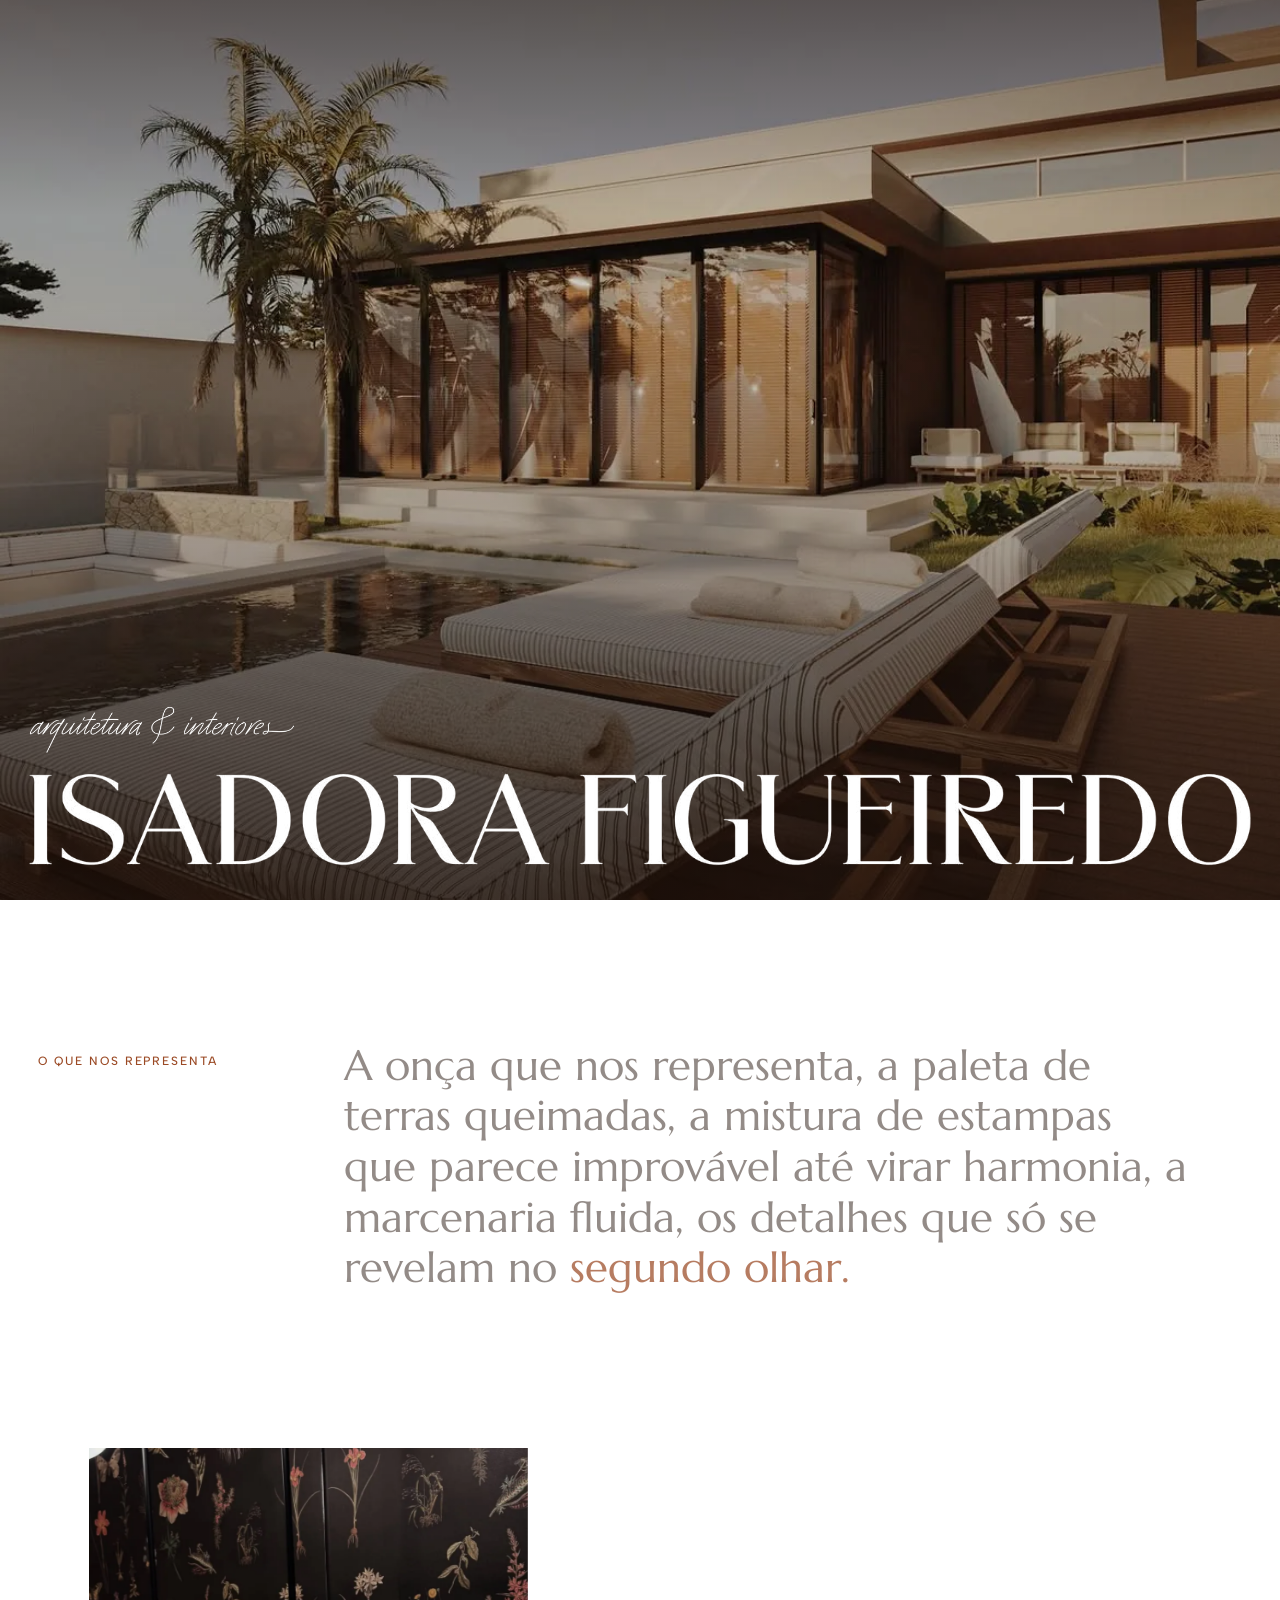
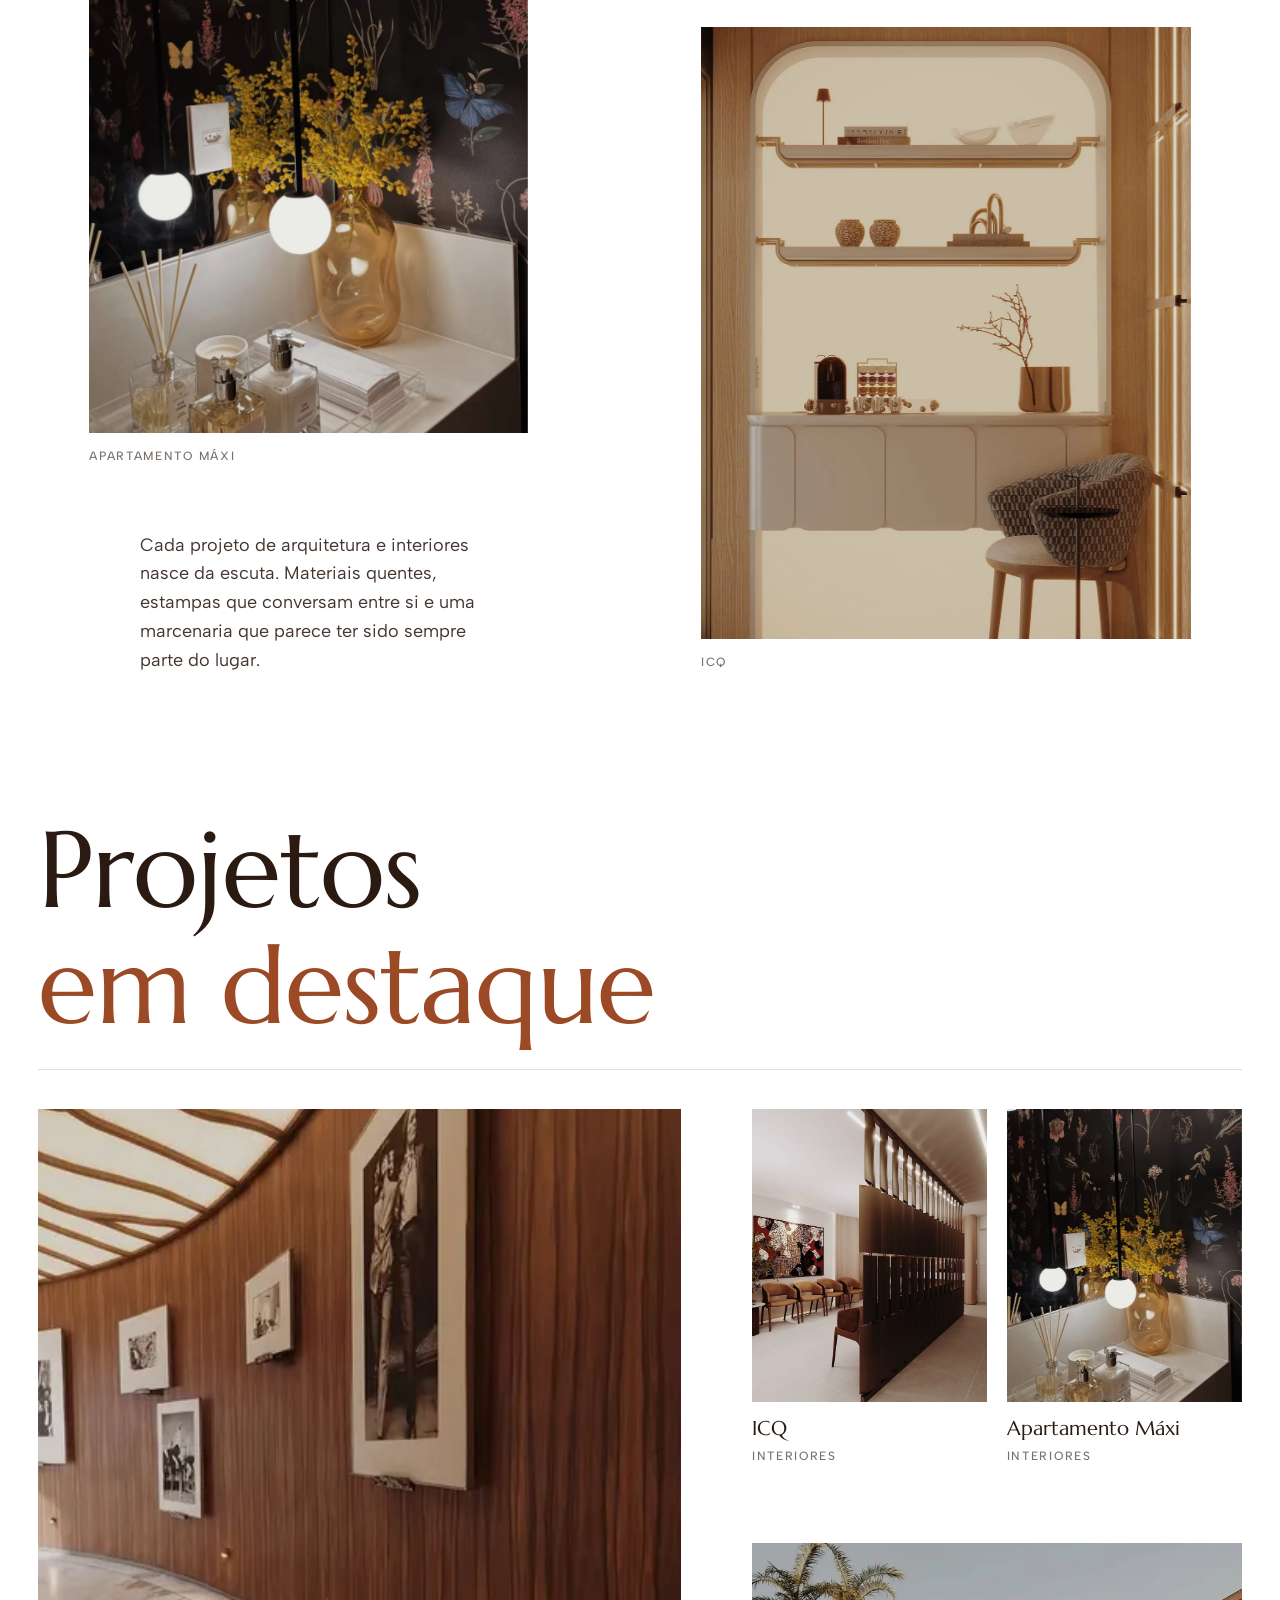
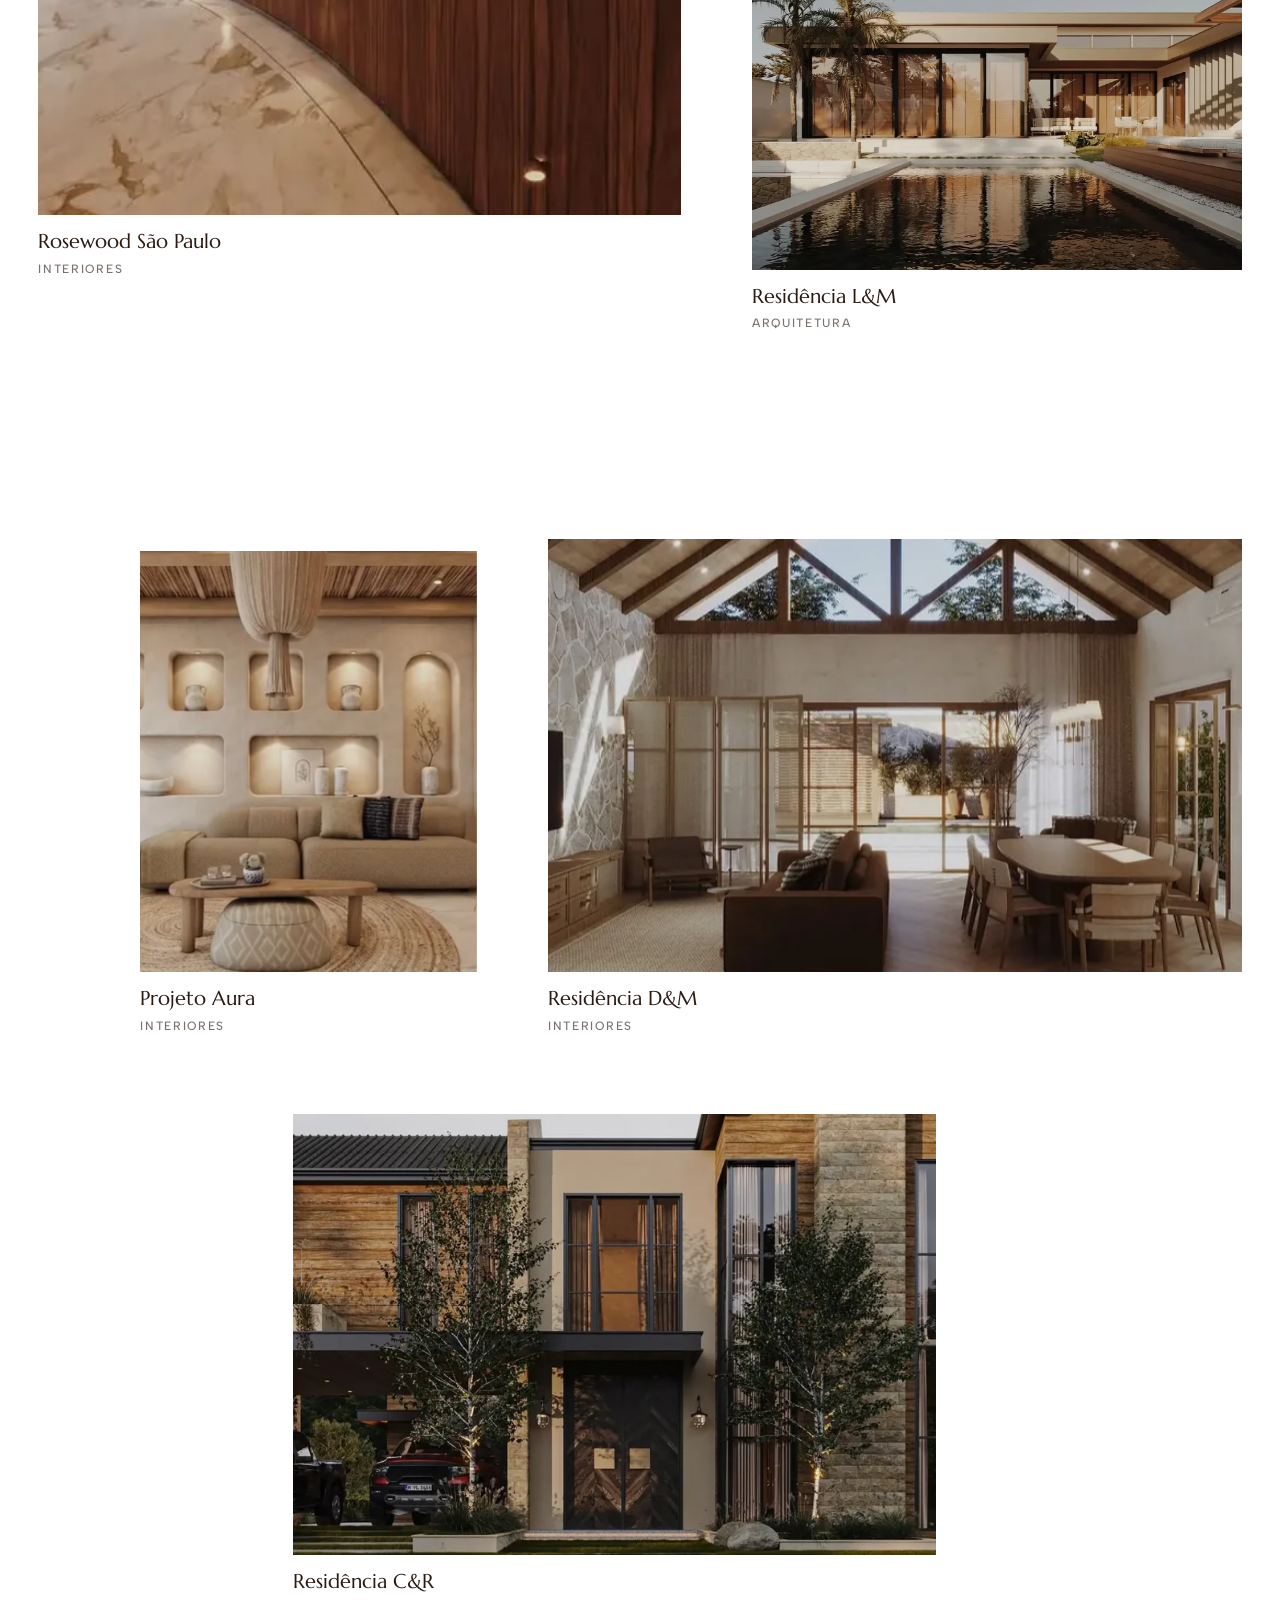
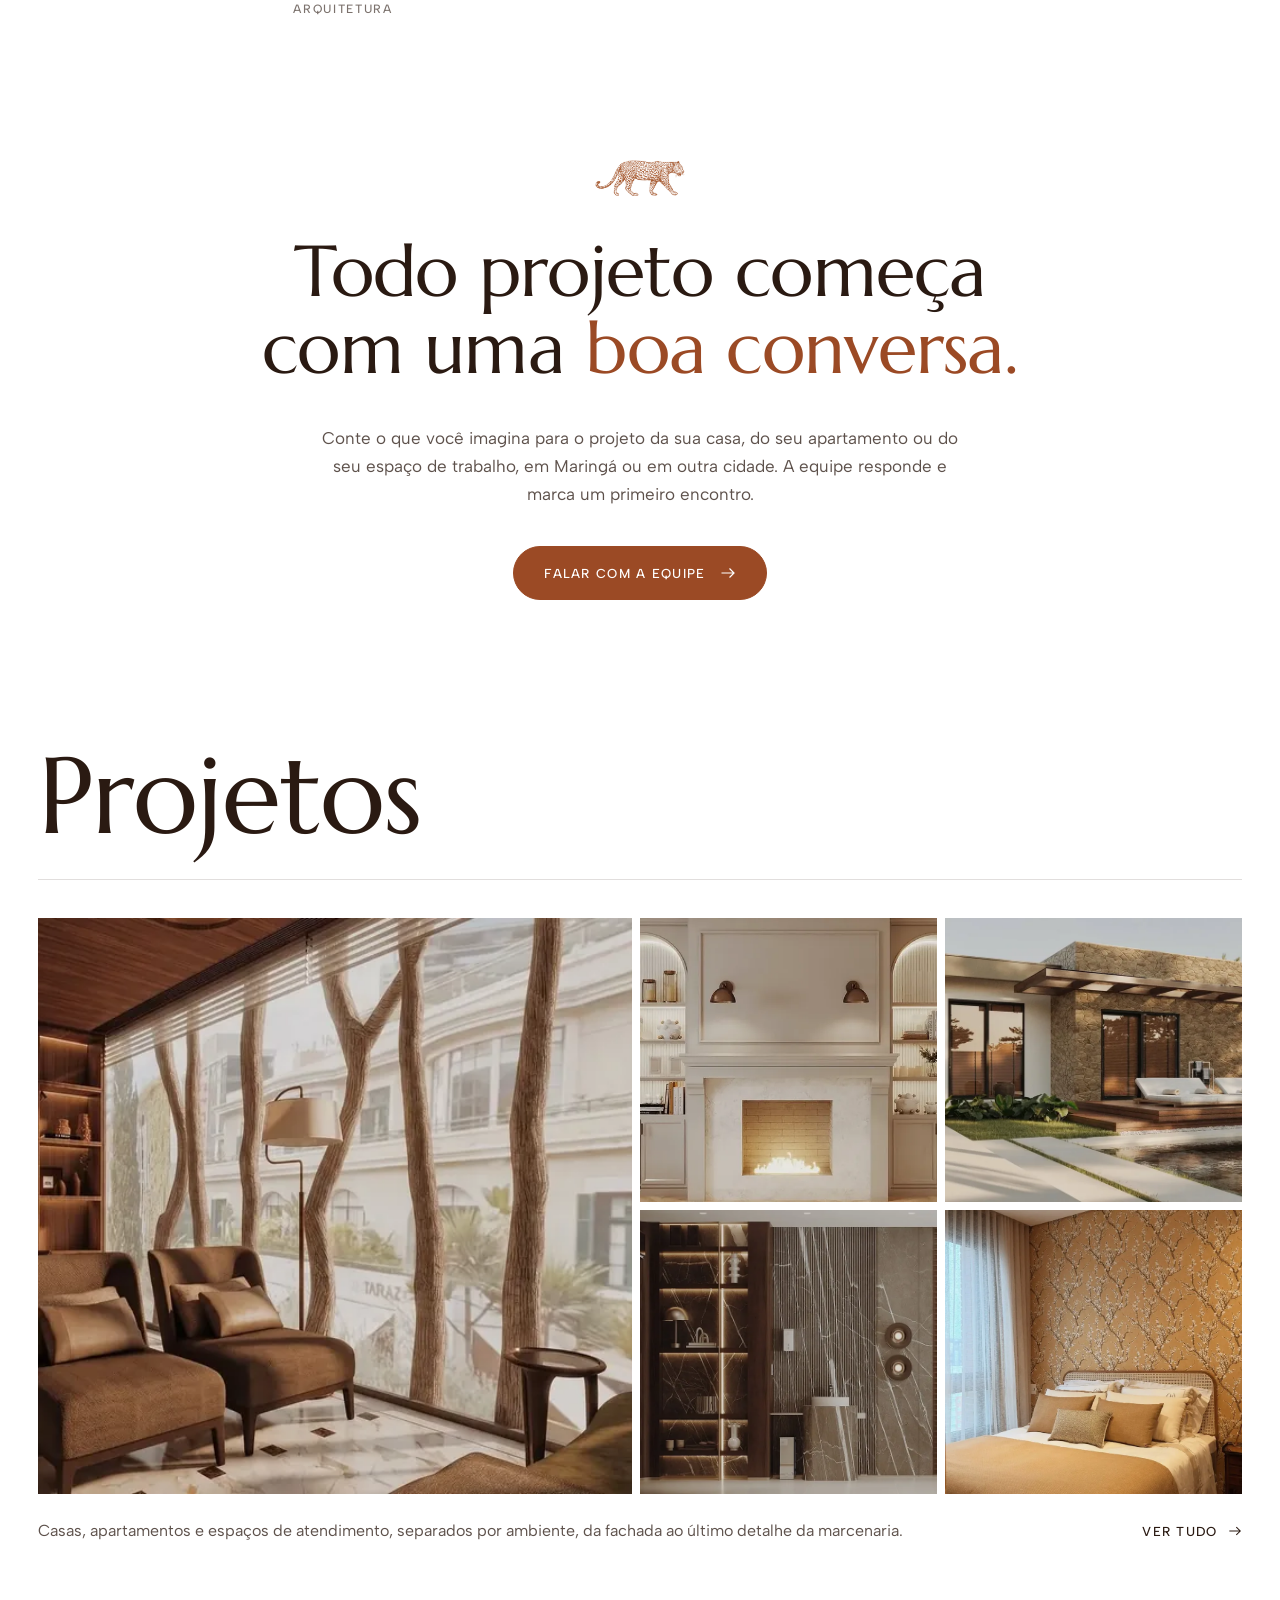
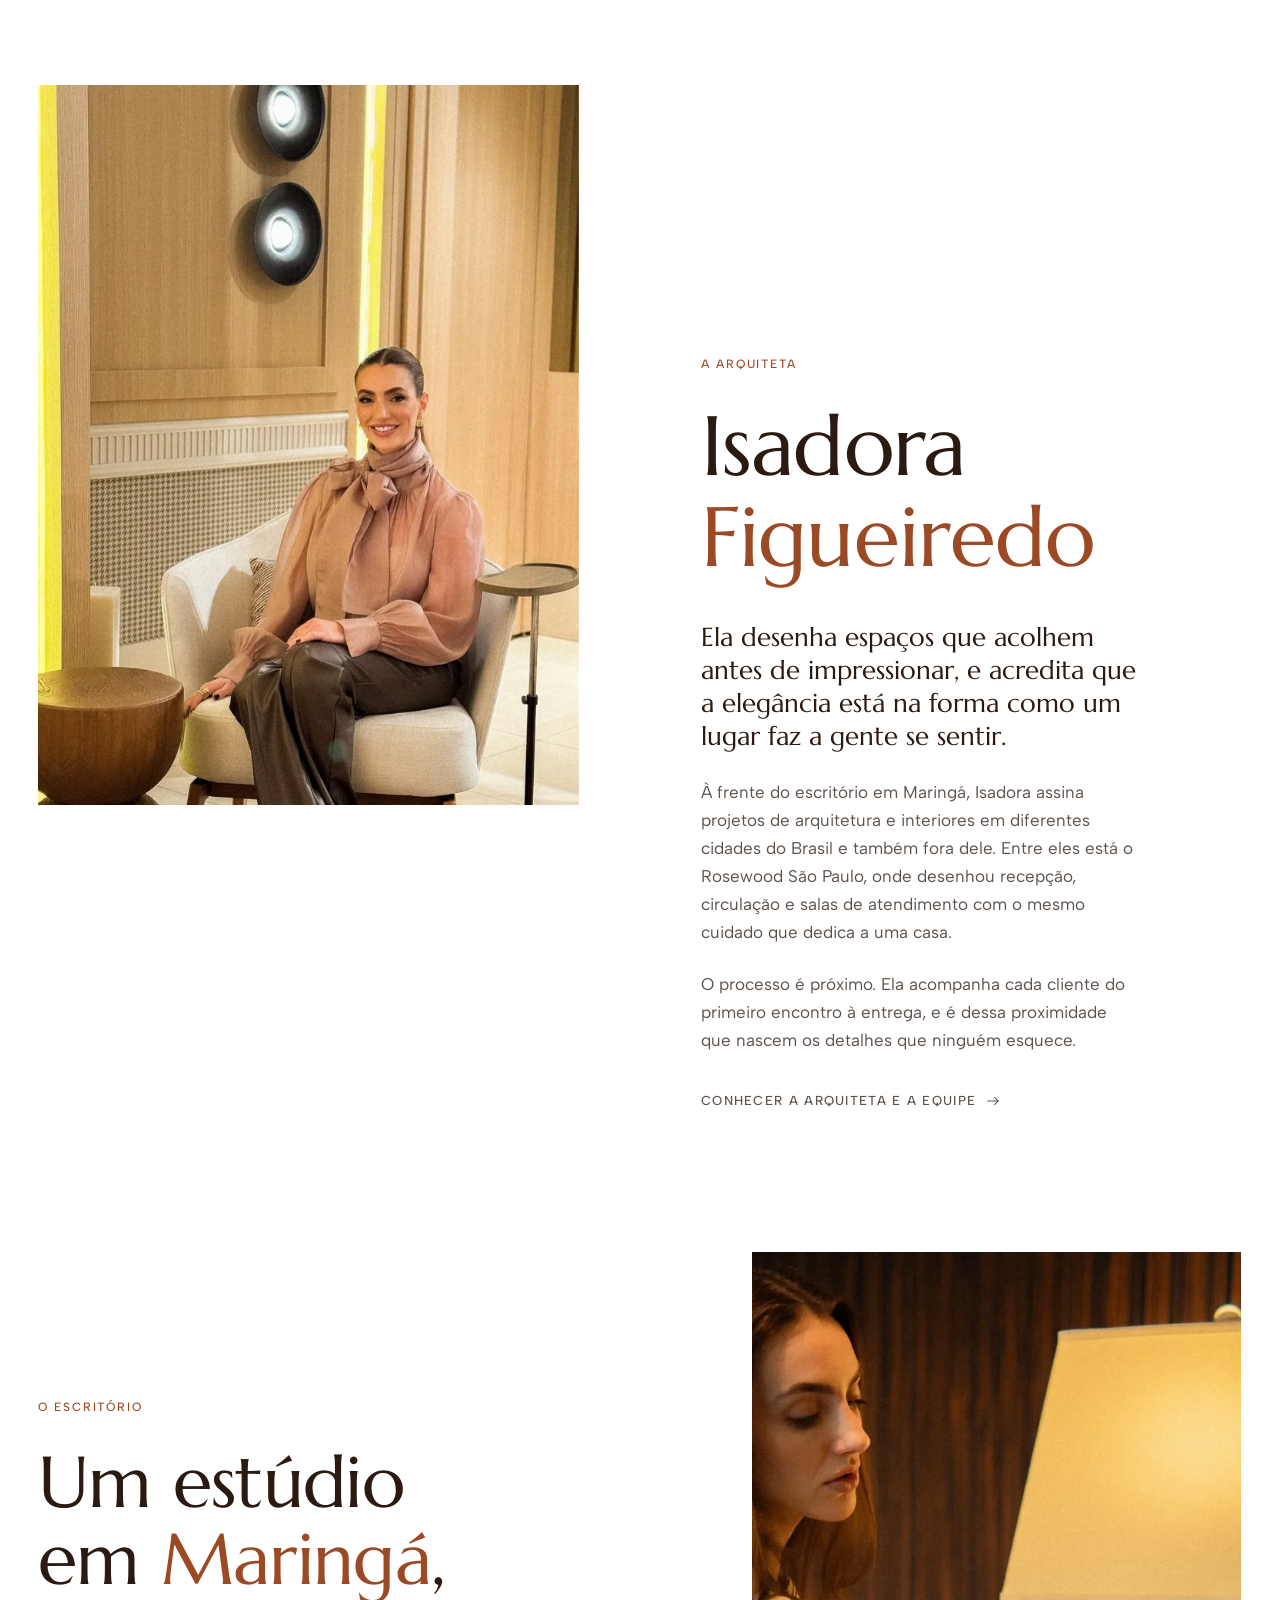
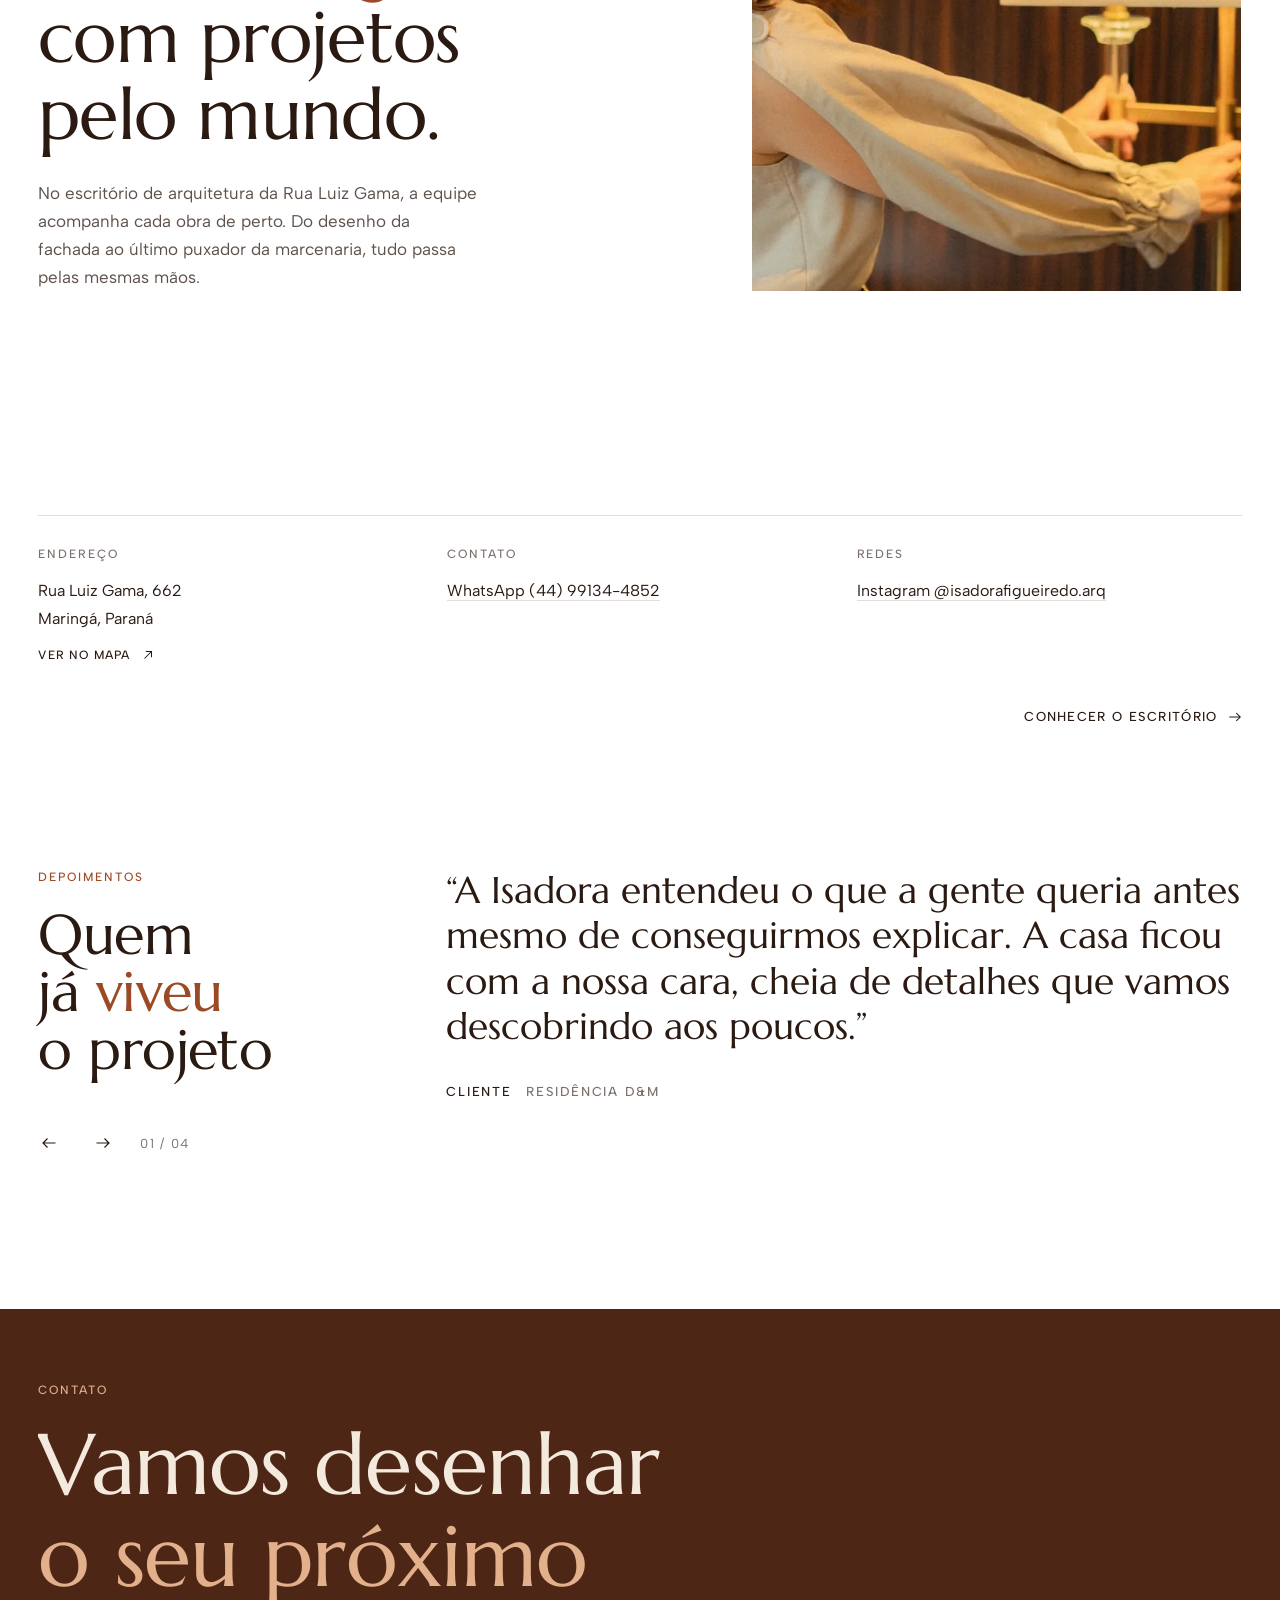
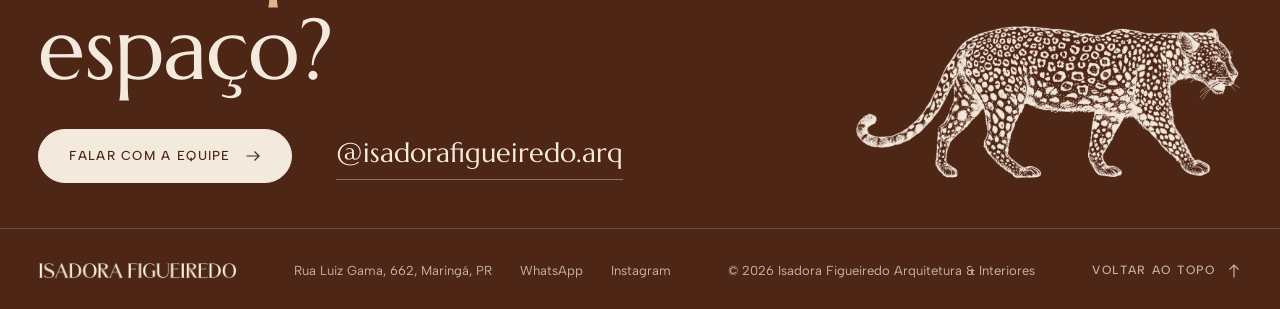
<file: index.html>
<!doctype html>
<html lang="pt-BR" class="is-intro">
<head>
  <meta charset="utf-8">
  <meta name="viewport" content="width=device-width, initial-scale=1">
  <title>Isadora Figueiredo Arquitetura e Interiores | Arquiteta em Maringá</title>
  <meta name="description" content="Escritório de arquitetura e design de interiores em Maringá, PR. Projetos residenciais, apartamentos e espaços de trabalho com marcenaria sob medida.">
  <meta name="theme-color" content="#ffffff">
  <meta property="og:type" content="website">
  <meta property="og:locale" content="pt_BR">
  <meta property="og:title" content="Isadora Figueiredo Arquitetura e Interiores | Arquiteta em Maringá">
  <meta property="og:description" content="Escritório de arquitetura e design de interiores em Maringá, PR. Projetos residenciais, apartamentos e espaços de trabalho com marcenaria sob medida.">
  <meta property="og:site_name" content="Isadora Figueiredo Arquitetura e Interiores">
  <link rel="canonical" href="https://isadora-tavares-arquitetura.vercel.app/">
  <meta property="og:url" content="https://isadora-tavares-arquitetura.vercel.app/">
  <meta property="og:image" content="https://isadora-tavares-arquitetura.vercel.app/assets/og.jpg">
  <meta property="og:image:secure_url" content="https://isadora-tavares-arquitetura.vercel.app/assets/og.jpg">
  <meta property="og:image:type" content="image/jpeg">
  <meta property="og:image:width" content="1200">
  <meta property="og:image:height" content="630">
  <meta property="og:image:alt" content="Isadora Figueiredo Arquitetura e Interiores, com a piscina da Residência L&amp;M ao fundo">
  <meta name="twitter:card" content="summary_large_image">
  <meta name="twitter:title" content="Isadora Figueiredo Arquitetura e Interiores | Arquiteta em Maringá">
  <meta name="twitter:description" content="Escritório de arquitetura e design de interiores em Maringá, PR. Projetos residenciais, apartamentos e espaços de trabalho com marcenaria sob medida.">
  <meta name="twitter:image" content="https://isadora-tavares-arquitetura.vercel.app/assets/og.jpg">
  <script type="application/ld+json">
  {
    "@context": "https://schema.org",
    "@type": "ProfessionalService",
    "name": "Isadora Figueiredo Arquitetura e Interiores",
    "description": "Escritório de arquitetura e design de interiores em Maringá, Paraná, com projetos residenciais, apartamentos e espaços de trabalho.",
    "image": "https://isadora-tavares-arquitetura.vercel.app/assets/og.jpg",
    "url": "https://isadora-tavares-arquitetura.vercel.app/",
    "logo": "https://isadora-tavares-arquitetura.vercel.app/assets/brand/jaguar-clay.webp",
    "telephone": "+55 44 99134-4852",
    "address": {
      "@type": "PostalAddress",
      "streetAddress": "Rua Luiz Gama, 662",
      "addressLocality": "Maringá",
      "addressRegion": "PR",
      "addressCountry": "BR"
    },
    "areaServed": [
      "Maringá",
      "Paraná",
      "Brasil"
    ],
    "employee": {
      "@type": "Person",
      "name": "Isadora Figueiredo",
      "jobTitle": "Arquiteta"
    },
    "knowsAbout": [
      "Arquitetura residencial",
      "Design de interiores",
      "Projeto de interiores",
      "Marcenaria sob medida"
    ],
    "sameAs": [
      "https://www.instagram.com/isadorafigueiredo.arq/"
    ]
  }
  </script>
  <link rel="icon" href="assets/brand/favicon.png" type="image/png">
  <link rel="apple-touch-icon" href="assets/brand/apple-touch-icon.png">
  <link rel="preconnect" href="https://fonts.googleapis.com">
  <link rel="preconnect" href="https://fonts.gstatic.com" crossorigin>
  <link rel="preload" as="style" href="https://fonts.googleapis.com/css2?family=Albert+Sans:wght@300..600&amp;family=Marcellus&amp;display=swap" onload="this.onload=null;this.rel='stylesheet'">
  <noscript><link rel="stylesheet" href="https://fonts.googleapis.com/css2?family=Albert+Sans:wght@300..600&amp;family=Marcellus&amp;display=swap"></noscript>
  <link rel="preload" as="image" href="assets/brand/word.webp" imagesrcset="assets/brand/word-800.webp 800w, assets/brand/word.webp 1692w" imagesizes="100vw" media="(min-width: 561px)" fetchpriority="high">
  <link rel="preload" as="image" href="assets/brand/word-figueiredo.webp" media="(max-width: 560px)" fetchpriority="high">
  <style>@supports (interpolate-size: allow-keywords){:root{interpolate-size: allow-keywords}}html.lenis,html.lenis body{height: auto}.lenis:not(.lenis-autoToggle).lenis-stopped{overflow: clip}.lenis [data-lenis-prevent],.lenis [data-lenis-prevent-wheel],.lenis [data-lenis-prevent-touch],.lenis [data-lenis-prevent-vertical],.lenis [data-lenis-prevent-horizontal]{overscroll-behavior: contain}.lenis.lenis-smooth iframe{pointer-events: none}.lenis.lenis-autoToggle{transition-property: overflow;transition-duration: 1ms;transition-behavior: allow-discrete}:root{--white: #ffffff;--paper: #f7f2ec;--ink: #2a1a12;--ink-soft: rgba(42,26,18,.76);--ink-faint: rgba(42,26,18,.62);--line: rgba(42,26,18,.14);--clay: #9b4a25;--clay-soft: #e3b08c;--earth: #4e2616;--cream: #f4e9dd;--line-dark: rgba(244,233,221,.2);--muted-dark: rgba(244,233,221,.72);--display: "Marcellus","Trajan Pro",Georgia,serif;--sans: "Albert Sans","Helvetica Neue",Arial,sans-serif;--gutter: clamp(18px,3vw,56px);--s-section: clamp(88px,11vw,200px);--s-block: clamp(48px,6vw,96px);--s-head: clamp(28px,3vw,48px);--s-top: clamp(116px,12vw,200px);--ease: cubic-bezier(0.22,1,0.36,1);--ease-io: cubic-bezier(0.76,0,0.24,1)}*,*::before,*::after{box-sizing: border-box}html{-webkit-text-size-adjust: 100%}body{margin: 0;background: var(--white);color: var(--ink);font-family: var(--sans);font-weight: 400;font-size: 16px;line-height: 1.65;-webkit-font-smoothing: antialiased;overflow-x: hidden}img,video{display: block;max-width: 100%;height: auto}a{color: inherit;text-decoration: none}button{font: inherit;color: inherit;background: none;border: 0;padding: 0;cursor: pointer}h1,h2,h3,h4,p,figure,ul{margin: 0}ul{padding: 0;list-style: none}em{font-style: normal;color: var(--clay)}::selection{background: var(--clay);color: var(--white)}:focus-visible{outline: 1px solid currentColor;outline-offset: 4px}[tabindex="-1"]:focus{outline: none}p,li,dd,figcaption,blockquote{text-wrap: pretty}h1,h2,h3,h4{text-wrap: balance}html.is-intro,html.is-locked{overflow: hidden}.wrap{padding-inline: var(--gutter);max-width: 1920px;margin-inline: auto}.eyebrow{font-size: 12px;font-weight: 500;letter-spacing: .16em;text-transform: uppercase;color: var(--clay)}.display{font-family: var(--display);font-weight: 400;letter-spacing: -.01em;line-height: 1.02}.section{padding-block: var(--s-section)}.section + .section{padding-top: 0}.lead{font-family: var(--display);font-size: clamp(22px,2vw,32px);line-height: 1.3;color: var(--ink)}.i{width: 16px;height: 16px;flex: none;transition: transform .5s var(--ease)}.btn{position: relative;display: inline-flex;align-items: center;justify-content: center;gap: 14px;height: 54px;padding: 0 30px;border: 1px solid currentColor;border-radius: 999px;font-size: 13px;font-weight: 500;letter-spacing: .1em;text-transform: uppercase;line-height: 1;white-space: nowrap;overflow: hidden;isolation: isolate;transition: color .6s var(--ease),border-color .6s var(--ease)}.btn::before{content: "";position: absolute;inset: 0;z-index: -1;background: var(--ink);border-radius: inherit;transform: translateY(101%);transition: transform .6s var(--ease-io)}.btn:hover::before{transform: none}.btn:hover{color: var(--white);border-color: var(--ink)}.btn:hover .i{transform: translateX(4px)}.btn--solid{background: var(--clay);border-color: var(--clay);color: var(--white)}.btn--light{color: var(--white);border-color: rgba(255,255,255,.7)}.btn--light::before{background: var(--white)}.btn--light:hover{color: var(--ink);border-color: var(--white)}.btn--sm{height: 42px;padding: 0 20px;font-size: 12px;gap: 10px}.btn--sm .i{width: 14px;height: 14px}.icon-btn{width: 50px;height: 50px;flex: none;border: 1px solid var(--line);border-radius: 50%;display: inline-grid;place-items: center;background: var(--white);color: var(--ink);transition: background-color .5s var(--ease),color .5s var(--ease),border-color .5s var(--ease)}.icon-btn:hover{background: var(--ink);color: var(--white);border-color: var(--ink)}.link-arrow{position: relative;display: inline-flex;align-items: center;gap: 10px;font-size: 13px;font-weight: 500;letter-spacing: .1em;text-transform: uppercase;transition: color .4s var(--ease)}.link-arrow::after,.footer__links a::after,.menu__links a::after,.contact__link::after{content: "";position: absolute;left: 0;right: 0;bottom: -5px;height: 1px;background: currentColor;transform: scaleX(0);transform-origin: right;transition: transform .5s var(--ease)}.footer__links a,.menu__links a{position: relative;justify-self: start;transition: color .4s var(--ease)}.menu__links a{align-self: flex-start}:is(.link-arrow,.footer__links a,.menu__links a,.contact__link,.header__nav a):is(:active,.is-tap)::after{transform: scaleX(1);transform-origin: left}.link-arrow:is(:active,.is-tap){color: var(--clay)}:is(.footer__links a,.menu__links a,.contact__link):is(:active,.is-tap){color: var(--clay-soft)}.header.is-solid .header__nav a:is(:active,.is-tap){color: var(--clay)}@media (hover: hover){:is(.link-arrow,.footer__links a,.menu__links a,.contact__link):hover::after{transform: scaleX(1);transform-origin: left}.link-arrow:hover{color: var(--clay)}:is(.footer__links a,.menu__links a):hover{color: var(--clay-soft)}.header.is-solid .header__nav a:hover{color: var(--clay)}}.btn:is(:active,.is-tap)::before{transform: none}.btn:is(:active,.is-tap){color: var(--white);border-color: var(--ink)}.btn--light:is(:active,.is-tap),.header:not(.is-solid) .btn:is(:active,.is-tap){color: var(--ink);border-color: var(--white)}.link-arrow .i{width: 14px;height: 14px}.link-arrow:hover .i{transform: translateX(4px)}.link-arrow--out:hover .i{transform: translate(2px,-2px)}.intro{position: fixed;inset: 0;z-index: 200;background: var(--white);display: grid;place-items: center;clip-path: inset(0 0 0 0);transition: clip-path 1.2s var(--ease-io)}.intro__stage{display: grid;justify-items: center;width: min(230px,56vw);transition: transform 1.2s var(--ease-io),opacity .7s var(--ease)}.intro__jag{width: 38%;opacity: 0;animation: fade 1.1s .1s var(--ease) forwards}.intro__word{width: 100%;margin-top: 18px;opacity: 0;animation: fade 1.1s .3s var(--ease) forwards}.intro__tag{width: 60%;margin-top: 8px;opacity: 0;animation: fade 1.1s .5s var(--ease) forwards}.intro.is-leaving{clip-path: inset(0 0 100% 0)}.intro.is-leaving .intro__stage{transform: translateY(-8vh);opacity: 0}.intro.is-gone{display: none}@keyframes fade{from{opacity: 0;transform: translateY(14px)}to{opacity: 1;transform: none}}.header{position: fixed;inset: 0 0 auto 0;z-index: 50;color: var(--white);transition: background-color .5s var(--ease),color .5s var(--ease),transform .5s var(--ease)}.header__inner{display: grid;grid-template-columns: 1fr auto 1fr;align-items: center;padding-block: 16px}.header__logo{display: inline-flex;align-items: center;justify-self: start}.header__logo img{height: 30px;width: auto;filter: brightness(0) invert(1);transition: filter .5s var(--ease)}.header__nav{display: flex;gap: 34px;font-size: 14px}.header__nav a{position: relative}.header__nav a::after{content: "";position: absolute;left: 0;right: 0;bottom: -3px;height: 1px;background: currentColor;transform: scaleX(0);transform-origin: right;transition: transform .5s var(--ease)}.header__nav a:hover::after{transform: scaleX(1);transform-origin: left}.header__cta{justify-self: end}.header__menu{display: none;justify-self: end;flex-direction: column;justify-content: center;align-items: flex-end;gap: 7px;width: 44px;height: 44px;margin-right: -8px;padding: 0 8px}.header__menu span{display: block;width: 26px;height: 1.5px;background: currentColor;border-radius: 1px;transition: width .45s var(--ease)}.header__menu span:nth-child(2){width: 18px}.header__menu:hover span:nth-child(2){width: 26px}.header:not(.is-solid) .btn::before{background: var(--white)}.header:not(.is-solid) .btn:hover{color: var(--ink);border-color: var(--white)}.header.is-solid{background: var(--white);color: var(--ink)}.header.is-solid .header__logo img{filter: none}.header.is-hidden{transform: translateY(-100%)}.header.is-fadein{transition: none;animation: headerFade .9s var(--ease) both}@keyframes headerFade{from{opacity: 0}to{opacity: 1}}.menu{position: fixed;inset: 0;z-index: 60;background: var(--ink);color: var(--cream);display: flex;flex-direction: column;justify-content: space-between;gap: 32px;padding: 16px var(--gutter) 32px;clip-path: inset(0 0 100% 0);transition: clip-path .7s var(--ease-io)}.menu.is-open{clip-path: inset(0 0 0 0)}.menu__top{display: flex;justify-content: space-between;align-items: center}.menu__logo{height: 28px;width: auto;filter: brightness(0) invert(.93) sepia(.25)}.menu .icon-btn{background: transparent;color: var(--cream);border-color: var(--line-dark)}.menu .icon-btn:hover{background: var(--cream);color: var(--ink);border-color: var(--cream)}.menu__links{display: flex;flex-direction: column;gap: 4px}.menu__links a{font-family: var(--display);font-size: clamp(40px,11vw,68px);line-height: 1.12}.menu__foot{display: grid;gap: 22px;font-size: 14px;color: var(--muted-dark)}.menu__foot .btn{justify-self: start;color: var(--cream)}.menu__foot .btn::before{background: var(--cream)}.menu__foot .btn:hover{color: var(--ink);border-color: var(--cream)}.start{position: fixed;inset: 0;z-index: 80;visibility: hidden;transition: visibility 0s .7s}.start.is-open{visibility: visible;transition: none}.start__scrim{position: absolute;inset: 0;background: rgba(30,16,9,.5);opacity: 0;transition: opacity .6s var(--ease);cursor: pointer}.start.is-open .start__scrim{opacity: 1}.start__card{position: absolute;top: 12px;right: 12px;bottom: 12px;width: min(540px,calc(100% - 24px));background: var(--white);color: var(--ink);border-radius: 6px;display: flex;flex-direction: column;padding: 24px clamp(22px,3vw,40px) 32px;overflow-y: auto;overflow-x: hidden;transform: translateX(calc(100% + 24px));transition: transform .7s var(--ease-io)}.start.is-open .start__card{transform: none}.start__top{display: flex;justify-content: space-between;align-items: center}.start__top .icon-btn{width: 44px;height: 44px}.start__form{display: grid;gap: 18px;margin-top: auto;padding-top: 28px}.start__title{font-family: var(--display);font-weight: 400;line-height: 1.08;font-size: clamp(32px,3vw,44px)}.start__lead{color: var(--ink-soft);margin-top: -6px}.field{display: grid;gap: 8px;border: 0;padding: 0;margin: 0;min-width: 0}.field > span,.field legend{font-size: 12px;font-weight: 500;letter-spacing: .14em;text-transform: uppercase;color: var(--ink-faint);padding: 0}.field legend{margin-bottom: 10px}.field input,.field textarea{width: 100%;font: inherit;font-size: 16px;color: var(--ink);background: transparent;border: 0;border-bottom: 1px solid var(--line);border-radius: 0;padding: 8px 0 10px;outline: none;resize: vertical;transition: border-color .3s}.field input:focus,.field textarea:focus{border-color: var(--ink)}.field textarea::placeholder{color: var(--ink-faint)}.field-row{display: grid;grid-template-columns: 1fr 1fr;gap: 20px}.chips{display: flex;flex-wrap: wrap;gap: 8px}.chips label{position: relative}.chips input{position: absolute;inset: 0;width: 100%;height: 100%;margin: 0;opacity: 0;pointer-events: none}.chips span{display: inline-flex;align-items: center;height: 40px;padding: 0 16px;border: 1px solid var(--line);border-radius: 999px;font-size: 14px;cursor: pointer;transition: background-color .3s,color .3s,border-color .3s}.chips label:hover span{border-color: var(--ink)}.chips input:checked + span{background: var(--ink);border-color: var(--ink);color: var(--white)}.chips input:focus-visible + span{outline: 1px solid var(--ink);outline-offset: 3px}.start__form .btn{justify-self: start;margin-top: 6px}.start__alt{display: flex;flex-wrap: wrap;gap: 8px 22px;margin-top: 26px;padding-top: 20px;border-top: 1px solid var(--line);font-size: 14px;color: var(--ink-soft)}.start__alt a{border-bottom: 1px solid var(--line);transition: border-color .3s,color .3s}.start__alt a:hover{color: var(--ink);border-color: var(--ink)}.hero{position: relative;height: 100vh;height: 100svh;min-height: 600px;color: var(--white);overflow: hidden;background: var(--earth)}.hero__media{position: absolute;inset: 0}.hero__media img{position: absolute;inset: 0;width: 100%;height: 100%;object-fit: cover;opacity: 0;transition: opacity 2s var(--ease-io)}.hero__media img.is-active{opacity: 1}@keyframes heroZoom{from{transform: scale(1.1)}to{transform: scale(1)}}.hero::after,.p-hero::after{content: "";position: absolute;inset: 0;pointer-events: none;background: linear-gradient(to bottom,rgba(30,16,9,.45) 0%,rgba(30,16,9,0) 24%),linear-gradient(to top,rgba(30,16,9,.7) 0%,rgba(30,16,9,.2) 42%,rgba(30,16,9,0) 66%),rgba(30,16,9,.14)}.hero__row{position: absolute;z-index: 2;left: 0;right: 0;top: 38%;display: grid;grid-template-columns: repeat(24,1fr);column-gap: 20px;align-items: start;padding-top: 22px;border-top: 1px solid rgba(255,255,255,.32);opacity: 0;transition: opacity 1.4s .5s var(--ease)}.is-ready .hero__row{opacity: 1}.hero__mission{grid-column: 1 / 9;font-family: var(--display);font-size: clamp(20px,1.7vw,34px);line-height: 1.32}.hero__link{grid-column: 21 / 25;justify-self: end}.hero__content{position: absolute;inset: auto 0 0 0;z-index: 2;display: flex;justify-content: space-between;align-items: end;gap: 40px;padding-bottom: clamp(26px,3.2vw,52px)}.hero__title{font-family: var(--display);font-weight: 400;font-size: clamp(40px,5.8vw,140px);line-height: 1.02;letter-spacing: -.015em}.hero__title em{color: var(--clay-soft)}.hero__mark{line-height: 0}.hero__mark img{display: block;width: clamp(290px,58vw,1320px);height: auto;filter: brightness(0) invert(1)}.hero__now{flex: none;padding-bottom: .9em;font-size: 12px;font-weight: 500;letter-spacing: .16em;text-transform: uppercase;opacity: 0;transition: opacity 1.2s .8s var(--ease)}.is-ready .hero__now{opacity: 1}[data-hero-name]{transition: opacity .6s var(--ease)}[data-hero-name].is-swap{opacity: 0}.hero__name{position: absolute;left: 0;right: 0;bottom: clamp(14px,2.2vw,36px);z-index: 2;padding-inline: clamp(12px,1.8vw,32px)}.hero__name h1{margin: 0;line-height: 0}.hero__word > .hero__word--l1,.hero__word > .hero__word--l2{display: none}.hero__name img{display: block;width: 100%;height: auto;filter: brightness(0) invert(1)}.hero__tag{margin: 0 0 clamp(4px,.9vw,16px) clamp(2px,.35vw,8px);line-height: 0;opacity: 0;transition: opacity 1.4s .5s var(--ease)}.hero__name .hero__tag img{width: clamp(170px,21vw,460px)}.is-ready .hero__tag{opacity: 1}.ln{display: block;overflow: hidden;padding-block: .06em .14em;margin-block: -.06em -.14em}.ln > span{display: block;transform: translateY(115%);transition: transform 1.4s var(--ease)}html.is-intro .hero .ln > span{transform: none;transition: none}html.is-snap .hero .ln > span{transition: none}.is-ready .hero .ln > span,.is-ready .p-hero .ln > span{transform: none}.is-ready .hero .ln:nth-child(2) > span{transition-delay: .12s}.reveal{opacity: 0;transform: translateY(30px);transition: opacity 1.3s var(--ease),transform 1.3s var(--ease)}.reveal.is-in{opacity: 1;transform: none}.reveal-d1{transition-delay: .08s}.reveal-d2{transition-delay: .16s}.reveal-lines.is-in .ln > span{transform: none}.reveal-lines.is-in .ln:nth-child(2) > span{transition-delay: .1s}.reveal-lines.is-in .ln:nth-child(3) > span{transition-delay: .2s}.reveal-lines.is-in .ln:nth-child(4) > span{transition-delay: .3s}.img-reveal .frame{clip-path: inset(100% 0 0 0);transition: clip-path 1.6s var(--ease-io)}.img-reveal .frame img{scale: 1.22;transition: scale 2.2s var(--ease),opacity .9s var(--ease)}.img-reveal.is-in .frame{clip-path: inset(0 0 0 0)}.img-reveal.is-in .frame img{scale: 1}.frame{position: relative;overflow: hidden;background: var(--paper)}.frame img{position: absolute;left: 0;top: -7%;width: 100%;height: 114%;object-fit: cover;will-change: transform;opacity: 0;transition: opacity .9s var(--ease),scale 1.3s var(--ease)}.frame.is-loaded img{opacity: 1}figcaption{margin-top: 14px;font-size: 12px;font-weight: 500;letter-spacing: .14em;text-transform: uppercase;color: var(--ink-faint)}.ident__grid{display: grid;grid-template-columns: repeat(24,1fr);column-gap: 20px}.ident .eyebrow{grid-column: 1 / 7;padding-top: .9em}.ident__text{grid-column: 7 / 24;font-family: var(--display);font-size: clamp(28px,3.3vw,58px);line-height: 1.2;text-wrap: pretty}[data-words] .w{opacity: .5;transition: opacity .5s linear}[data-words] em .w{opacity: .72}[data-words] .w.on{opacity: 1}.ident__img--a{grid-column: 2 / 11;grid-row: 2;margin-top: clamp(100px,12vw,220px)}.ident__img--a .frame{aspect-ratio: 3 / 4}.ident__img--b{grid-column: 14 / 24;grid-row: 2 / 4;margin-top: clamp(220px,26vw,460px)}.ident__img--b .frame{aspect-ratio: 4 / 5}.ident__img--b .frame img{top: 0;height: 100%;object-position: center top}.ident__side{grid-column: 3 / 10;grid-row: 3;margin-top: clamp(48px,5vw,90px);font-size: clamp(18px,1.35vw,21px);line-height: 1.6;color: rgba(42,26,18,.88);max-width: 440px}.section__head{display: flex;justify-content: space-between;align-items: end;gap: 24px 32px;flex-wrap: wrap;padding-bottom: clamp(20px,2.2vw,32px);margin-bottom: var(--s-head);border-bottom: 1px solid var(--line)}.section__head h2{font-size: clamp(52px,8.4vw,160px)}.section__head .link-arrow{padding-bottom: .9em}.works__grid{display: grid;grid-template-columns: repeat(24,1fr);column-gap: 20px;row-gap: var(--s-block)}.work{display: block}.work .frame img{transition: scale 1.4s var(--ease),opacity .9s var(--ease)}.work:hover .frame img{scale: 1.04}.work__cap{display: grid;gap: 6px;margin-top: 14px}.work__cap h3{font-family: var(--display);font-weight: 400;font-size: clamp(20px,1.6vw,30px);line-height: 1.2}.work__cap p{font-size: 12px;font-weight: 500;letter-spacing: .14em;text-transform: uppercase;color: var(--ink-faint)}.work--a1{grid-column: 1 / 14;grid-row: 1 / 3}.work--a1 .frame{aspect-ratio: 1 / 1.1}.work--a2{grid-column: 15 / 20;grid-row: 1}.work--a3{grid-column: 20 / 25;grid-row: 1}.work--a2 .frame,.work--a3 .frame{aspect-ratio: 4 / 5}.work--a4{grid-column: 15 / 25;grid-row: 2;align-self: end}.work--a4 .frame{aspect-ratio: 3 / 2}.work--b1{grid-column: 3 / 10;grid-row: 3;align-self: end}.work--b1 .frame{aspect-ratio: 4 / 5}.work--b2{grid-column: 11 / 25;grid-row: 3;margin-top: clamp(60px,10vw,180px)}.work--b2 .frame{aspect-ratio: 16 / 10}.work--b3{grid-column: 6 / 19;grid-row: 4}.work--b3 .frame{aspect-ratio: 16 / 11}.cta__inner{display: grid;justify-items: center;text-align: center}.cta__jag{width: clamp(84px,7vw,110px);margin-bottom: var(--s-head)}.cta h2{font-size: clamp(40px,5.6vw,104px);text-wrap: balance}.cta__row{display: grid;justify-items: center;gap: var(--s-head);margin-top: var(--s-head)}.cta__row p{max-width: 640px;color: var(--ink-soft);font-size: 17px}.mosaic{position: relative;display: grid;grid-template-columns: 2fr 1fr 1fr;grid-template-rows: 1fr 1fr;gap: 8px;height: clamp(380px,64vh,700px)}.mosaic__item{position: relative;overflow: hidden;background: var(--paper);display: block;width: 100%;height: 100%}.mosaic__item:first-child{grid-row: 1 / 3}.mosaic__item img{width: 100%;height: 100%;object-fit: cover;transition: scale 1.4s var(--ease),filter .6s var(--ease)}.mosaic__item:hover img{scale: 1.035}.mosaic:has(.mosaic__item:hover) .mosaic__item:not(:hover) img{filter: brightness(.86)}.mosaic__all{position: absolute;right: 18px;bottom: 18px;z-index: 2;display: inline-flex;align-items: center;gap: 10px;height: 44px;padding: 0 18px;border-radius: 999px;background: var(--white);color: var(--ink);font-size: 12px;font-weight: 500;letter-spacing: .1em;text-transform: uppercase;box-shadow: 0 6px 24px rgba(42,26,18,.14);transition: background-color .4s var(--ease),color .4s var(--ease)}.mosaic__all:hover{background: var(--ink);color: var(--white)}.mosaic__dots{display: none}.gteaser__foot{display: flex;justify-content: space-between;align-items: center;gap: 16px 32px;flex-wrap: wrap;margin-top: 24px}.gteaser__foot p{color: var(--ink-soft)}.about__grid{display: grid;grid-template-columns: repeat(24,1fr);column-gap: 20px;align-items: start}.about__img{grid-column: 1 / 12;position: sticky;top: 90px}.about__img .frame{aspect-ratio: auto;height: clamp(420px,calc(100svh - 180px),1000px)}.about__text{grid-column: 14 / 23;display: grid;gap: 24px;padding-top: clamp(120px,30svh,340px);font-size: 17px;color: var(--ink-soft)}.about__text h2{font-size: clamp(52px,6.6vw,124px);color: var(--ink);margin-block: 4px 16px}.about__text .link-arrow{justify-self: start;margin-top: 12px}.more-btn{display: none}.office__top{--pin-h: clamp(420px,calc(100svh - 180px),1000px);--pin-frame: min(var(--pin-h),calc(((100cqw - 460px) / 24 * 10 + 180px) * 1141 / 874));container-type: inline-size;display: grid;grid-template-columns: repeat(24,1fr);column-gap: 20px;align-items: start}.office__intro{grid-column: 1 / 13;display: grid;gap: 28px;box-sizing: content-box;min-height: var(--pin-frame);align-content: end;padding-bottom: max(0px,calc(var(--pin-frame) - var(--pin-t,var(--pin-frame))))}.office__intro h2{font-size: clamp(44px,5.6vw,108px)}.office__lead{max-width: 480px;font-size: 17px;color: var(--ink-soft)}.office__img{grid-column: 15 / 25;position: sticky;top: 90px}.office__img .frame{aspect-ratio: 874 / 1141;width: min(100%,calc(var(--pin-h) * 874 / 1141));margin-left: auto}.office__img .frame img{top: 0;height: 100%}.office__info{display: grid;grid-template-columns: repeat(3,1fr);gap: 32px 24px;margin-top: var(--s-block);padding-top: 28px;border-top: 1px solid var(--line);font-size: 16px;line-height: 1.75}.office__info h3{margin-bottom: 12px;font-weight: 500;font-size: 12px;letter-spacing: .16em;text-transform: uppercase;color: var(--ink-faint)}.office__info a:not(.link-arrow){border-bottom: 1px solid var(--line);transition: border-color .3s}.office__info a:not(.link-arrow):hover{border-color: var(--ink)}.office__info .link-arrow{margin-top: 12px;font-size: 12px}.office__more{display: flex;justify-content: flex-end;margin-top: var(--s-head)}.fronts{border-top: 1px solid var(--line)}.fronts li{border-bottom: 1px solid var(--line)}.fronts a{display: grid;grid-template-columns: 11fr 9fr auto;align-items: center;gap: 32px;padding: clamp(26px,3vw,44px) 0}.fronts__name{font-family: var(--display);font-size: clamp(38px,5.2vw,96px);line-height: 1.05;transition: transform .8s var(--ease),color .6s var(--ease)}.fronts__desc{max-width: 420px;color: var(--ink-soft)}.fronts a:hover .fronts__name{transform: translateX(24px);color: var(--clay)}.fronts a:hover .icon-btn{background: var(--clay);border-color: var(--clay);color: var(--white)}.fronts__float{position: fixed;left: 0;top: 0;z-index: 40;width: clamp(220px,20vw,340px);aspect-ratio: 4 / 5;overflow: hidden;pointer-events: none;clip-path: inset(50% 50% 50% 50%);transition: clip-path .7s var(--ease-io)}.fronts__float img{width: 100%;height: 100%;object-fit: cover;scale: 1.2;transition: scale 1s var(--ease)}.fronts__float.is-on{clip-path: inset(0 0 0 0)}.fronts__float.is-on img{scale: 1}.reviews{display: grid;grid-template-columns: repeat(24,1fr);column-gap: 20px}.reviews__side{grid-column: 1 / 7;display: flex;flex-direction: column;justify-content: space-between;gap: 40px}.reviews__side h2{font-size: clamp(40px,4.4vw,80px)}.reviews__ctrl{display: flex;align-items: center;gap: 4px;margin-left: -14px}.reviews__ctrl .icon-btn{border-color: transparent;background: transparent}.reviews__ctrl .icon-btn:hover,.reviews__ctrl .icon-btn:is(:active,.is-tap){background: transparent;color: var(--clay);border-color: transparent}.reviews__count{font-size: 13px;letter-spacing: .1em;font-variant-numeric: tabular-nums;color: var(--ink-faint);min-width: 64px;margin-left: 8px}.reviews__stage{grid-column: 9 / 25;position: relative;display: grid}.review{grid-area: 1 / 1;opacity: 0;visibility: hidden;transition: opacity .8s var(--ease),visibility .8s}.review.is-active{opacity: 1;visibility: visible}.review blockquote{margin: 0;font-family: var(--display);font-size: clamp(26px,2.9vw,50px);line-height: 1.22}.review blockquote::before{content: "\201C"}.review blockquote::after{content: "\201D"}.review figcaption{margin-top: 32px;display: flex;flex-wrap: wrap;gap: 6px 14px;font-size: 13px}.review figcaption b{font-weight: 500;color: var(--ink);letter-spacing: .14em}.review figcaption span{color: var(--ink-faint)}.contact{background: var(--earth);color: var(--cream);padding-top: var(--s-section);overflow: hidden}.contact .eyebrow{color: var(--clay-soft)}.contact__big{font-size: clamp(48px,7.6vw,150px);margin-top: 28px}.contact__big em{color: var(--clay-soft)}.contact__actions{display: flex;align-items: center;gap: 28px 44px;flex-wrap: wrap;margin-top: var(--s-head)}.contact .btn--solid{background: var(--cream);border-color: var(--cream);color: var(--earth)}.contact .btn--solid::before{background: var(--clay-soft)}.contact .btn--solid:hover{color: var(--earth);border-color: var(--clay-soft)}.contact__link{position: relative;font-family: var(--display);font-size: clamp(22px,2.1vw,32px);border-bottom: 1px solid rgba(244,233,221,.4);padding-bottom: 4px;transition: border-color .4s,color .4s}.contact__link::after{bottom: -1px}.footer{margin-top: var(--s-block)}.contact__layout{display: grid;grid-template-columns: repeat(24,1fr);column-gap: 20px;align-items: end}.contact__main{grid-column: 1 / 17}.contact__jag{grid-column: 17 / 25;justify-self: end;width: 100%;max-width: 540px;aspect-ratio: 1073 / 430;margin-bottom: 4px;background: var(--cream);-webkit-mask: center / contain no-repeat;mask: center / contain no-repeat}.contact__jag.is-in{-webkit-mask-image: url("assets/brand/jaguar-clay.webp");mask-image: url("assets/brand/jaguar-clay.webp")}.footer__row{display: flex;justify-content: space-between;align-items: center;gap: 20px 36px;flex-wrap: wrap;padding-block: var(--s-head) 30px;margin-top: var(--s-head);border-top: 1px solid var(--line-dark);font-size: 13px;color: var(--muted-dark)}.footer__word{height: 17px;width: auto;filter: brightness(0) invert(.93) sepia(.25)}.footer__links{display: flex;flex-wrap: wrap;gap: 8px 28px}.footer__top{display: inline-flex;align-items: center;gap: 10px;text-transform: uppercase;letter-spacing: .14em;font-size: 12px;font-weight: 500}.footer__top:hover{color: var(--cream)}.footer__top:hover .i{transform: translateY(-3px)}.sp-hero{display: grid;grid-template-columns: repeat(24,1fr);column-gap: 20px;align-items: end;padding-top: var(--s-top)}.sp-hero__text{grid-column: 1 / 13;display: grid;gap: 26px;padding-bottom: clamp(8px,2vw,32px)}.sp-hero__text h1{font-size: clamp(56px,8.2vw,158px)}.sp-hero__text .lead{max-width: 30ch}.sp-hero__img{grid-column: 14 / 25}.sp-hero__img .frame{aspect-ratio: 4 / 5}.sp-hero--pin{--pin-h: clamp(420px,calc(100svh - var(--s-top) - 32px),1000px);--pin-gap: clamp(8px,2vw,32px);align-items: start}.sp-hero--pin .sp-hero__img{position: sticky;top: 90px}.sp-hero--pin .sp-hero__img .frame{aspect-ratio: 1170 / 1463;width: min(100%,calc(var(--pin-h) * 1170 / 1463));margin-left: auto}.sp-hero--pin .sp-hero__img .frame img{top: 0;height: 100%}.sp-hero--pin .sp-hero__text{box-sizing: content-box;min-height: calc(var(--pin-h) - var(--pin-gap));align-content: end;padding-bottom: max(var(--pin-gap),calc(var(--pin-h) - var(--pin-t,var(--pin-h))))}.sp-wide{margin-top: var(--s-block)}.sp-wide .frame{aspect-ratio: 21 / 9}.sp-cols{display: grid;grid-template-columns: repeat(24,1fr);column-gap: 20px;row-gap: 32px}.sp-cols > .eyebrow{grid-column: 1 / 7;padding-top: .6em}.sp-cols__body{grid-column: 9 / 23;display: grid;gap: 24px;font-size: 17px;color: var(--ink-soft)}.sp-cols__body .lead{font-size: clamp(26px,2.6vw,44px);line-height: 1.22}.sp-quote{text-align: center}.sp-quote blockquote{margin: 0 auto;max-width: 18ch;font-family: var(--display);font-size: clamp(38px,5.6vw,104px);line-height: 1.08}.sp-quote figcaption{margin-top: 28px}.values{display: grid;grid-template-columns: repeat(3,1fr);gap: 20px}.section__head + .values article{padding-top: 0}.section__head + .steps,.section__head + .fronts{border-top: 0}.section__head + .steps li:first-child,.section__head + .fronts li:first-child a{padding-top: 0}.values article{padding-top: 28px;display: grid;gap: 14px;align-content: start}.values h3{font-family: var(--display);font-weight: 400;font-size: clamp(26px,2.2vw,38px);line-height: 1.15}.values p{color: var(--ink-soft);max-width: 34ch}.steps{border-top: 1px solid var(--line)}.steps li{display: grid;grid-template-columns: repeat(24,1fr);column-gap: 20px;align-items: baseline;padding-block: clamp(24px,2.6vw,40px);border-bottom: 1px solid var(--line)}.steps h3{grid-column: 1 / 12;font-family: var(--display);font-weight: 400;font-size: clamp(28px,3vw,54px);line-height: 1.1}.steps p{grid-column: 14 / 24;color: var(--ink-soft)}.map{position: relative;overflow: hidden;background: var(--paper);aspect-ratio: 16 / 9}.map iframe{position: absolute;inset: 0;width: 100%;height: 100%;border: 0;filter: grayscale(.6) sepia(.15) contrast(.95)}.visit{display: grid;grid-template-columns: repeat(24,1fr);column-gap: 20px;row-gap: 40px;align-items: start}.visit__info{grid-column: 1 / 9}.visit__info .office__info{grid-template-columns: 1fr;margin-top: 0;padding-top: 0;border-top: 0;gap: 28px}.visit .map{grid-column: 10 / 25}.team-note{display: grid;grid-template-columns: repeat(24,1fr);column-gap: 20px;row-gap: 32px;align-items: end}.team-note__img{grid-column: 1 / 11}.team-note__img .frame{aspect-ratio: 4 / 5}.team-note__text{grid-column: 13 / 23;display: grid;gap: 24px;font-size: 17px;color: var(--ink-soft)}.team-note__text h2{font-size: clamp(44px,5.4vw,100px);color: var(--ink)}.team-note__text .btn{justify-self: start}.more-works{display: grid;grid-template-columns: repeat(3,1fr);gap: 20px}.more-works .frame{aspect-ratio: 4 / 5}.page-head{padding-top: var(--s-top)}.page-head h1{font-size: clamp(64px,11vw,210px);line-height: .98}.page-head__row{display: flex;justify-content: space-between;align-items: end;gap: 28px 40px;flex-wrap: wrap;margin-top: 30px;padding-bottom: 30px;border-bottom: 1px solid var(--line)}.page-head__row p{max-width: 460px;color: var(--ink-soft);font-size: 17px}.filters{display: flex;flex-wrap: wrap;gap: 8px}.filters button{height: 44px;padding: 0 20px;border: 1px solid var(--line);border-radius: 999px;font-size: 12px;font-weight: 500;letter-spacing: .12em;text-transform: uppercase;color: var(--ink-soft);transition: color .4s,border-color .4s,background-color .4s}.filters button:hover{color: var(--ink);border-color: var(--ink)}.filters button[aria-pressed="true"]{background: var(--ink);border-color: var(--ink);color: var(--white)}.gp{padding-top: var(--s-block);scroll-margin-top: 60px}.gp[hidden]{display: none}.gp__head{display: flex;justify-content: space-between;align-items: end;gap: 16px 32px;flex-wrap: wrap;margin-bottom: 22px}.gp__head h2{font-size: clamp(34px,3.6vw,64px)}.gp__head h2 a{transition: color .4s}.gp__head h2 a:hover{color: var(--clay)}.gp__meta{margin-top: 6px;font-size: 12px;font-weight: 500;letter-spacing: .14em;text-transform: uppercase;color: var(--ink-faint)}.gp__foot{display: flex;justify-content: space-between;align-items: center;gap: 16px;margin-top: 20px}.gp__all{margin-left: auto}.gp__all-short{display: none}.page-head__lead{max-width: 520px;margin-top: var(--s-head);font-size: 17px;color: var(--ink-soft)}.toolbar{display: flex;justify-content: space-between;align-items: center;gap: 14px 32px;flex-wrap: wrap;margin-top: var(--s-head);padding-block: 18px;border-block: 1px solid var(--line)}.tabs{display: flex;flex-wrap: wrap;gap: 12px 28px}.tabs button{position: relative;font-size: 13px;font-weight: 500;letter-spacing: .12em;text-transform: uppercase;color: var(--ink-faint);transition: color .4s var(--ease)}.tabs button::after{content: "";position: absolute;left: 0;right: 0;bottom: -5px;height: 1px;background: currentColor;transform: scaleX(0);transform-origin: right;transition: transform .5s var(--ease)}.tabs button[aria-pressed="true"]{color: var(--ink)}.tabs button[aria-pressed="true"]::after,.tabs button:is(:active,.is-tap)::after{transform: scaleX(1);transform-origin: left}@media (hover: hover){.tabs button:hover{color: var(--ink)}}[data-gallery]:empty{min-height: 100vh;min-height: 100svh}.gallery-end{padding-top: var(--s-section)}.tour{position: fixed;inset: 0;z-index: 110;background: var(--white);overflow-y: auto;overscroll-behavior: contain;transform: translateY(100%);visibility: hidden;transition: transform .8s var(--ease-io),visibility 0s .8s}.tour.is-open{transform: none;visibility: visible;transition: transform .8s var(--ease-io)}.tour__top{position: sticky;top: 0;z-index: 3;background: rgba(255,255,255,.95);backdrop-filter: blur(12px);-webkit-backdrop-filter: blur(12px);border-bottom: 1px solid var(--line)}.tour__bar{display: flex;align-items: center;gap: 18px;padding-block: 14px}.tour__bar .icon-btn{width: 44px;height: 44px}.tour__name{flex: 1;font-family: var(--display);font-size: clamp(20px,1.8vw,28px);line-height: 1.2}.tour__body{padding-bottom: clamp(80px,10vw,160px)}.tour__title{font-size: clamp(40px,5vw,88px);padding-top: clamp(40px,5vw,80px)}.rooms{display: flex;gap: 16px;overflow-x: auto;padding-block: 28px 36px;scrollbar-width: thin;scroll-snap-type: x proximity}.rooms button{flex: 0 0 auto;width: clamp(140px,13vw,200px);text-align: left;scroll-snap-align: start}.rooms .frame{aspect-ratio: 4 / 3}.rooms .frame img{top: 0;height: 100%;transition: scale 1s var(--ease),opacity .9s var(--ease)}.rooms button:hover .frame img{scale: 1.06}.rooms b{display: block;margin-top: 14px;font-weight: 500;font-size: 14px;line-height: 1.35}.rooms small{display: block;margin-top: 6px;font-size: 12px;font-weight: 500;letter-spacing: .14em;text-transform: uppercase;color: var(--ink-faint)}.room{display: grid;grid-template-columns: repeat(24,1fr);column-gap: 20px;padding-block: var(--s-block);border-top: 1px solid var(--line);scroll-margin-top: 90px}.room__head{grid-column: 1 / 7;align-self: start;position: sticky;top: 110px}.room__head h3{font-family: var(--display);font-weight: 400;font-size: clamp(26px,2.3vw,40px);line-height: 1.15}.room__head p{margin-top: 8px;font-size: 12px;font-weight: 500;letter-spacing: .14em;text-transform: uppercase;color: var(--ink-faint)}.room__grid{grid-column: 8 / 25;display: grid;grid-template-columns: 1fr 1fr;gap: 10px}.room__grid button{display: block;width: 100%;cursor: pointer}.room__grid .frame img{top: 0;height: 100%;transition: scale 1.4s var(--ease),opacity .9s var(--ease)}.room__grid button:hover .frame img{scale: 1.03}.room__grid .is-wide{grid-column: 1 / -1}.room__grid .is-target .frame{animation: targetPulse 2.2s var(--ease) both}@keyframes moreIn{from{opacity: 0}to{opacity: 1}}@keyframes targetPulse{0%{box-shadow: 0 0 0 0 rgba(155,74,37,0)}25%{box-shadow: 0 0 0 4px rgba(155,74,37,.55)}100%{box-shadow: 0 0 0 0 rgba(155,74,37,0)}}.p-hero{position: relative;height: 100vh;height: 100svh;min-height: 560px;overflow: hidden;background: var(--earth);color: var(--white)}.p-hero > img{position: absolute;inset: 0;width: 100%;height: 100%;object-fit: cover;animation: heroZoom 2.6s var(--ease) both}.p-hero__content{position: absolute;inset: auto 0 0 0;z-index: 2;display: flex;justify-content: space-between;align-items: end;gap: 24px 40px;flex-wrap: wrap;padding-bottom: clamp(26px,3.2vw,52px)}.p-hero h1{font-size: clamp(52px,8.6vw,170px)}.p-hero__meta{padding-bottom: .9em;font-size: 12px;font-weight: 500;letter-spacing: .16em;text-transform: uppercase;text-align: right;animation: fade 1.2s .5s var(--ease) both}.p-intro{display: grid;grid-template-columns: repeat(24,1fr);column-gap: 20px;row-gap: 48px;align-items: start}.p-back{grid-column: 1 / -1;justify-self: start}.p-back:hover .i{transform: translateX(-4px)}.p-details{grid-column: 1 / 8}.p-details__toggle{display: none}.p-specs{margin: 0;display: grid;grid-template-columns: auto 1fr;border-top: 1px solid var(--line);font-size: 14px}.p-specs dt,.p-specs dd{margin: 0;padding: 13px 0;border-bottom: 1px solid var(--line)}.p-specs dt{color: var(--ink-faint);padding-right: 28px}.p-specs dd{text-align: right}.p-metrics{display: grid;grid-template-columns: repeat(3,1fr);gap: 16px;margin-top: 28px}.p-metrics > div{display: grid;gap: 6px}.p-metrics__num{font-size: clamp(30px,2.6vw,42px);font-weight: 300;letter-spacing: -.04em;line-height: 1;font-variant-numeric: lining-nums tabular-nums}.p-metrics > div > span:not(.p-metrics__num){font-size: 12px;color: var(--ink-faint)}.p-details .is-empty{color: var(--ink-faint)}.p-text{grid-column: 10 / 24;display: grid;gap: 26px}.p-text .lead{font-size: clamp(28px,2.9vw,50px);line-height: 1.2}.p-text p:not(.lead){max-width: 36em;font-size: 17px;color: var(--ink-soft)}.p-tour{padding-top: var(--s-section)}.p-tour h2{font-size: clamp(44px,6vw,110px)}.p-next{position: relative;display: block;height: 86vh;height: 86svh;min-height: 480px;overflow: hidden;color: var(--white);background: var(--earth);margin-top: var(--s-section)}.p-next img{position: absolute;inset: 0;width: 100%;height: 100%;object-fit: cover;transition: scale 1.4s var(--ease)}.p-next:hover img{scale: 1.04}.p-next::after{content: "";position: absolute;inset: 0;background: rgba(30,16,9,.4);transition: background-color .8s var(--ease)}.p-next:hover::after{background: rgba(30,16,9,.52)}.p-next__content{position: absolute;inset: 0;z-index: 2;display: flex;flex-direction: column;justify-content: space-between;padding-block: clamp(24px,3vw,48px)}.p-next .eyebrow{color: var(--clay-soft)}.p-next h2{font-size: clamp(52px,8.6vw,170px)}.p-next__bottom{display: flex;justify-content: space-between;align-items: end;gap: 24px;flex-wrap: wrap}.p-next .btn{color: var(--white);border-color: rgba(255,255,255,.7)}.p-next .btn::before{background: var(--white)}.p-next:hover .btn{color: var(--ink);border-color: var(--white)}.p-next:hover .btn::before{transform: none}.p-next:hover .btn .i{transform: translateX(4px)}.p-missing{min-height: 70vh;display: grid;align-content: center;justify-items: start;gap: 28px;padding-top: 140px}.p-missing h1{font-size: clamp(44px,6vw,96px)}.lb{position: fixed;inset: 0;z-index: 130;background: #1c110b;color: var(--cream);display: grid;grid-template-rows: auto 1fr auto;visibility: hidden;opacity: 0;transition: opacity .6s var(--ease),visibility 0s .6s}.lb.is-open{visibility: visible;opacity: 1;transition: opacity .6s var(--ease)}.lb__top{display: flex;align-items: center;gap: 24px;padding-block: 16px;width: 100%}.lb__name{font-family: var(--display);font-size: clamp(20px,1.8vw,28px);flex: 1;line-height: 1.2}.lb__name small{display: block;font-family: var(--sans);font-size: 12px;font-weight: 500;letter-spacing: .14em;text-transform: uppercase;color: var(--muted-dark);margin-top: 4px}.lb__count{position: absolute;left: 0;right: 0;z-index: 2;text-align: center;font-size: 11px;letter-spacing: .16em;color: var(--muted-dark);font-variant-numeric: tabular-nums;transition: top .5s var(--ease)}.lb .icon-btn{background: transparent;color: var(--cream);border-color: var(--line-dark)}.lb .icon-btn:hover{background: var(--cream);color: var(--ink);border-color: var(--cream)}.lb [data-lb-close],.lb [data-lb-close]:hover,.lb [data-lb-close]:is(:active,.is-tap){border-color: transparent;background: transparent}.lb [data-lb-close]:hover,.lb [data-lb-close]:is(:active,.is-tap){color: var(--clay-soft)}.lb [data-lb-close]{margin-right: -12px}.lb__stage{position: relative;margin: 0 clamp(18px,7vw,120px)}.lb__stage img{position: absolute;inset: 0;width: 100%;height: 100%;object-fit: contain;opacity: 0;transform: scale(1.03);transition: opacity .7s var(--ease),transform 1s var(--ease)}.lb__stage img.is-active{opacity: 1;transform: none}.lb__nav{position: absolute;top: 50%;translate: 0 -50%;z-index: 2}.lb__nav--prev{left: clamp(10px,2vw,36px)}.lb__nav--next{right: clamp(10px,2vw,36px)}.lb__foot{height: clamp(36px,4vw,52px)}.pt-leave,html.pt-arrive::after{position: fixed;inset: 0;z-index: 150;background: var(--earth);color: var(--cream);display: grid;place-items: center;padding: 24px;text-align: center;font-family: var(--display);font-size: clamp(34px,6vw,96px);line-height: 1.1}.pt-leave{animation: ptIn .8s var(--ease-io) both}.pt-leave span{animation: fade .6s .25s var(--ease) both}html.pt-arrive::after{content: var(--pt-label,"");animation: ptOut .9s .15s var(--ease-io) both;pointer-events: none}@keyframes ptIn{from{transform: translateY(100%)}to{transform: none}}@keyframes ptOut{from{transform: none}to{transform: translateY(-100%)}}@media (hover: none){.fronts__float{display: none}}@media (max-width: 1100px){.contact__main{grid-column: 1 / 19}.contact__jag{grid-column: 19 / 25}.header__nav{gap: 24px;font-size: 13px}.works__grid{grid-template-columns: 1fr 1fr;column-gap: 16px}.works__grid .work{grid-row: auto !important;margin-top: 0 !important;align-self: start}.work--a1,.work--a4,.work--b3{grid-column: 1 / -1 !important}.work--a2,.work--b1{grid-column: 1 !important}.work--a3,.work--b2{grid-column: 2 !important}.work--a1 .frame{aspect-ratio: 16 / 10}.work--a4 .frame,.work--b3 .frame{aspect-ratio: 16 / 9}.work--b2 .frame{aspect-ratio: 4 / 5}.reviews__side{grid-column: 1 / 9}.reviews__stage{grid-column: 10 / 25}.about__text{grid-column: 13 / 25}.p-details{grid-column: 1 / 10}.p-text{grid-column: 11 / 25}}@media (max-width: 900px){.hero__name{padding-inline: var(--gutter)}.header__nav,.header__cta{display: none}.header__inner{grid-template-columns: 1fr auto;padding-block: 14px}.header__menu{display: inline-flex}.header__logo img{height: 26px}.hero__row{top: auto;bottom: 48%;grid-template-columns: 1fr}.hero__label,.hero__link{display: none}.hero__mission{grid-column: 1;max-width: 440px}.hero__content{flex-direction: column;align-items: start;gap: 18px}.hero__now{padding-bottom: 0}.ident__grid,.about__grid,.office__top,.p-intro,.room,.reviews,.sp-hero,.sp-cols,.visit,.team-note,.steps li{grid-template-columns: 1fr}.ident .eyebrow,.ident__text,.ident__img--a,.ident__img--b,.ident__side,.about__img,.about__text,.office__intro,.office__img,.p-details,.p-text,.room__head,.room__grid,.reviews__side,.reviews__stage,.sp-hero__text,.sp-hero__img,.sp-cols > .eyebrow,.sp-cols__body,.visit__info,.visit .map,.team-note__img,.team-note__text,.steps h3,.steps p{grid-column: 1 / -1;grid-row: auto}.works__grid{grid-template-columns: 1fr}.works__grid .work{grid-column: 1 / -1 !important}.reviews{row-gap: var(--s-head)}.reviews__side{gap: 28px}.sp-hero{row-gap: var(--s-block)}.sp-hero__img{width: 88%;justify-self: end}.sp-hero--pin .sp-hero__img{position: static}.sp-hero--pin .sp-hero__img .frame{width: 100%}.sp-hero--pin .sp-hero__text{min-height: 0;padding-bottom: var(--pin-gap)}.sp-wide .frame{aspect-ratio: 4 / 3}.values{grid-template-columns: 1fr}.steps li{row-gap: 10px}.team-note__img{width: 84%}.more-works{grid-template-columns: 1fr 1fr}.office__info{grid-template-columns: 1fr 1fr}.office__more{margin-top: 32px}.office__more .link-arrow{width: 100%;justify-content: space-between;min-height: 60px;border-top: 1px solid var(--line)}.office__more .link-arrow::after{display: none}.contact__layout{grid-template-columns: 1fr;row-gap: var(--s-block)}.contact__main,.contact__jag{grid-column: 1}.contact__jag{width: min(62%,360px);margin-bottom: 0;justify-self: start;-webkit-mask-position: left center;mask-position: left center}.ident .eyebrow{padding-top: 0;margin-bottom: var(--s-head)}.ident__img--a{margin-top: var(--s-block);width: 80%}.ident__img--b{margin-top: 24px;width: 72%;justify-self: end}.ident__side{margin-top: var(--s-head)}.works__grid{row-gap: var(--s-block)}.works__grid .work .frame{aspect-ratio: 4 / 3.3 !important}.works__grid .work--a2 .frame,.works__grid .work--a3 .frame,.works__grid .work--b1 .frame,.works__grid .work--b2 .frame{aspect-ratio: 4 / 4.6 !important}.about__img{position: relative;top: 0}.about__img .frame{height: auto;aspect-ratio: 4 / 5.2}.about__text:not(.is-open) .more-rest,.about__text:not(.is-open) .more-hide{display: none}.about__text .more-rest,.about__text .more-hide{transition: opacity .45s var(--ease)}.about__text.is-opening .more-rest,.about__text.is-opening .more-hide{animation: moreIn .8s .15s var(--ease) both}.about__text.is-closing .more-rest,.about__text.is-closing .more-hide,.about__text.is-closing [data-less-about]{opacity: 0}.about__text:not(.is-open) [data-more-about],.about__text.is-open [data-less-about]{display: inline}.more-btn{margin-left: 6px;font-weight: 500;color: var(--clay);border-bottom: 1px solid currentColor;line-height: 1.2}.about__text{padding-top: var(--s-block)}.office__img{margin-top: var(--s-block);width: 84%;justify-self: end;position: static}.office__img .frame{width: 100%}.office__intro{min-height: 0;padding-bottom: 0}.fronts a{grid-template-columns: 1fr auto;row-gap: 10px}.fronts__desc{grid-column: 1}.fronts .icon-btn{grid-column: 2;grid-row: 1 / 3}.mosaic{display: flex;height: auto;gap: 8px;overflow-x: auto;scroll-snap-type: x mandatory;scrollbar-width: none;margin-inline: calc(var(--gutter) * -1);padding-inline: var(--gutter);scroll-padding-inline: var(--gutter)}.mosaic::-webkit-scrollbar{display: none}.mosaic__item{flex: 0 0 86%;height: auto;aspect-ratio: 4 / 3.4;scroll-snap-align: start}.mosaic__all{position: static;flex: 0 0 auto;align-self: center;margin-left: 8px;box-shadow: none;border: 1px solid var(--line)}.mosaic:has(.mosaic__item:hover) .mosaic__item:not(:hover) img{filter: none}.mosaic__dots{display: flex;justify-content: center;align-items: center;gap: 10px;height: 6px;margin-top: 18px}.mosaic__dots span{width: 6px;height: 6px;border-radius: 50%;background: var(--line);transition: background-color .4s var(--ease),transform .4s var(--ease)}.mosaic__dots span.is-on{background: var(--clay);transform: scale(1.2)}.mosaic__dots[hidden]{display: none}.rooms + .mosaic__dots{margin: -16px 0 28px}.toolbar{padding-block: 16px}.toolbar [data-filters]{gap: 24px}.tabs button{font-size: 12px;letter-spacing: .12em}.gp__foot{margin-top: 16px}.gp__foot .mosaic__dots{margin: 0;justify-content: flex-start}.gp__all{font-size: 14px;font-weight: 400;letter-spacing: 0;text-transform: none;color: var(--ink-soft);gap: 8px}.gp__all-long{display: none}.gp__all-short{display: inline}.room{row-gap: 20px}.room__head{position: static}.room__grid{gap: 8px}.p-intro{row-gap: var(--s-head)}.p-text{order: 1}.p-details{order: 2;border-block: 1px solid var(--line)}.p-details__toggle{display: flex;justify-content: space-between;align-items: center;gap: 16px;min-height: 60px;font-size: 15px;cursor: pointer;list-style: none}.p-details__toggle::-webkit-details-marker{display: none}.p-details__toggle .i{transition: transform .45s var(--ease)}.p-details__less,.p-details[open] .p-details__more{display: none}.p-details[open] .p-details__less{display: inline}.p-details[open] .p-details__toggle .i{transform: rotate(45deg)}.p-details::details-content{block-size: 0;overflow: hidden;transition: block-size .5s var(--ease),content-visibility .5s allow-discrete}.p-details[open]::details-content{block-size: auto}.p-specs{border-top: 1px solid var(--line)}.p-specs dt:last-of-type,.p-specs dd:last-of-type{border-bottom: 0}.p-metrics{margin-top: 8px;padding-block: 20px 24px;border-top: 1px solid var(--line)}.p-hero__meta{text-align: left;padding-bottom: 0}}@media (max-width: 560px){.hero__word > .hero__word--full{display: none}.hero__word > .hero__word--l1,.hero__word > .hero__word--l2{display: block}.hero__word--l1 img{width: calc(100% * 718 / 928)}.hero__word--l2{margin-top: -.5%}.hero__name .hero__tag img{width: clamp(190px,52vw,300px)}.hero__tag{margin-bottom: 10px}.btn{height: 50px;padding: 0 24px}.hero__title{font-size: clamp(42px,12.6vw,64px)}.hero__mark{width: 100%}.hero__mark img{width: 100%;max-width: 520px}.hero__mission{font-size: 19px}.section__head h2{font-size: clamp(46px,13vw,64px)}.cta h2{font-size: clamp(30px,8.4vw,40px)}.cta__row p,.page-head__lead{font-size: 15px;line-height: 1.65;text-wrap: balance}.page-head__lead br{display: none}.room__grid{grid-template-columns: 1fr}.room__grid .is-wide{grid-column: auto}.rooms button{width: 42vw}.rooms{scrollbar-width: none}.rooms::-webkit-scrollbar{display: none}.office__info{grid-template-columns: 1fr}.field-row{grid-template-columns: 1fr}.more-works{grid-template-columns: 1fr}.gteaser__foot{flex-direction: column;align-items: flex-start}.footer__row{flex-direction: column;align-items: flex-start}.footer__links{flex-direction: column;align-items: flex-start;gap: 12px}.lb__nav{display: none}.lb__stage{margin-inline: 10px}.lb__top{gap: 14px}}@media (min-width: 901px){.contact{padding-top: clamp(56px,8vh,110px)}.contact__big{font-size: clamp(48px,min(7.6vw,9.5vh),150px);margin-top: 20px}.contact__actions{margin-top: clamp(24px,4vh,40px)}.footer{margin-top: clamp(32px,5vh,72px)}.footer__row{margin-top: 0;padding-block: clamp(20px,3.5vh,36px) clamp(18px,3vh,28px)}.contact__jag{max-width: min(540px,52vh)}}@media (min-width: 1920px){.wrap{max-width: 2240px}body{font-size: 17px}.header__nav{font-size: 15px}.header__logo img{height: 34px}.eyebrow,figcaption,.work__cap p,.link-arrow,.gp__meta,.room__head p{font-size: 13px}.btn{font-size: 14px;height: 58px;padding-inline: 34px}.btn--sm{font-size: 12.5px;height: 46px;padding-inline: 22px}.ident__side,.about__text,.office__lead,.cta__row p,.sp-cols__body,.team-note__text{font-size: 19px}}@media (min-width: 2400px){body{font-size: 18px}.cta__row p{max-width: 720px}}@media (prefers-reduced-motion: reduce){*,*::before,*::after{animation-duration: .01ms !important;animation-iteration-count: 1 !important;transition-duration: .01ms !important}.reveal{opacity: 1;transform: none}}</style>
  <script>try{var l=sessionStorage.getItem('if-pt');if(l!==null){document.documentElement.classList.add('pt-arrive');document.documentElement.style.setProperty('--pt-label',JSON.stringify(l));sessionStorage.removeItem('if-pt')}}catch(e){}</script>
</head>
<body>

<!-- Intro: a onça e o nome da marca, discretos, no centro -->
<div class="intro" data-intro aria-hidden="true">
  <div class="intro__stage">
    <img class="intro__jag" src="assets/brand/jaguar-clay-240.webp" srcset="assets/brand/jaguar-clay-160.webp 160w, assets/brand/jaguar-clay-240.webp 240w, assets/brand/jaguar-clay-480.webp 480w" sizes="90px" alt="" width="1073" height="430">
    <img class="intro__word" src="assets/brand/word-640.webp" srcset="assets/brand/word-400.webp 400w, assets/brand/word-640.webp 640w" sizes="230px" alt="" width="640" height="55">
    <img class="intro__tag" src="assets/brand/tag-400.webp" srcset="assets/brand/tag-240.webp 240w, assets/brand/tag-400.webp 400w" sizes="140px" alt="" width="400" height="74">
  </div>
</div>

<header class="header" data-header>
  <div class="wrap header__inner">
    <a class="header__logo" href="index.html" aria-label="Isadora Figueiredo Arquitetura e Interiores, início">
      <img src="assets/brand/jaguar-clay-240.webp" srcset="assets/brand/jaguar-clay-160.webp 160w, assets/brand/jaguar-clay-240.webp 240w, assets/brand/jaguar-clay-480.webp 480w" sizes="90px" alt="" width="1073" height="430">
    </a>
    <nav class="header__nav" aria-label="Principal">
      <a href="projetos.html">Projetos</a>
      <a href="arquiteta.html">A arquiteta</a>
      <a href="escritorio.html">Escritório</a>
    </nav>
    <button class="btn btn--sm header__cta" data-start>Falar com a equipe <svg class="i"><use href="#i-arrow"/></svg></button>
    <button class="header__menu" data-menu-open aria-expanded="false" aria-controls="menu" aria-label="Abrir menu"><span></span><span></span><span></span></button>
  </div>
</header>

<div class="menu" id="menu" data-menu>
  <div class="menu__top">
    <img class="menu__logo" src="assets/brand/jaguar-clay-240.webp" srcset="assets/brand/jaguar-clay-160.webp 160w, assets/brand/jaguar-clay-240.webp 240w, assets/brand/jaguar-clay-480.webp 480w" sizes="120px" alt="Isadora Figueiredo Arquitetura e Interiores" width="1073" height="430">
    <button class="icon-btn" data-menu-close aria-label="Fechar menu"><svg class="i"><use href="#i-close"/></svg></button>
  </div>
  <nav class="menu__links" aria-label="Menu">
    <a href="index.html">Início</a>
    <a href="projetos.html">Projetos</a>
    <a href="arquiteta.html">A arquiteta</a>
    <a href="escritorio.html">Escritório</a>
  </nav>
  <div class="menu__foot">
    <button class="btn" data-start>Falar com a equipe <svg class="i"><use href="#i-arrow"/></svg></button>
    <p>Rua Luiz Gama, 662, Maringá, PR<br>WhatsApp (44) 99134-4852</p>
  </div>
</div>

<main id="topo">

  <!-- Hero -->
  <section class="hero" data-hero data-bare aria-label="Apresentação">
    <div class="hero__media">
      <!-- Em telas verticais entra uma foto vertical (ICQ), que é esticada bem menos que as horizontais -->
      <picture>
        <source media="(max-aspect-ratio: 1/1)" srcset="assets/img/icq/00.webp" width="1170" height="1463">
        <img data-slide data-name="Residência L&amp;M" data-alt-v="Recepção do ICQ com balcão de mármore e painéis de madeira" class="is-active" src="assets/img/lm/09.webp" alt="Piscina e deck da Residência L&amp;M" width="1170" height="877" fetchpriority="low">
      </picture>
      <img data-slide data-name="Rosewood São Paulo" data-src="assets/img/rosewood/14.webp" alt="Recepção do Rosewood São Paulo com vista para as árvores">
      <img data-slide data-name="Residência D&amp;M" data-src="assets/img/dm/13.webp" alt="Jantar com parede de pedra da Residência D&amp;M">
      <img data-slide data-name="Projeto Aura" data-src="assets/img/aura/00.webp" alt="Recepção do Projeto Aura com forro de madeira">
    </div>
    <div class="hero__name">
      <p class="hero__tag"><img src="assets/brand/tag.webp" srcset="assets/brand/tag-480.webp 480w, assets/brand/tag.webp 1148w" sizes="(max-width: 900px) 170px, 21vw" alt="" aria-hidden="true" width="1148" height="211" fetchpriority="low"></p>
      <h1 class="hero__word">
        <span class="ln hero__word--full"><span><img src="assets/brand/word.webp" srcset="assets/brand/word-800.webp 800w, assets/brand/word.webp 1692w" sizes="100vw" alt="Isadora Figueiredo Arquitetura e Interiores" width="1692" height="145" fetchpriority="high"></span></span>
        <span class="ln hero__word--l1"><span><img src="assets/brand/word-isadora.webp" alt="" width="718" height="145"></span></span>
        <span class="ln hero__word--l2"><span><img src="assets/brand/word-figueiredo.webp" alt="" width="928" height="145"></span></span>
      </h1>
    </div>
  </section>

  <!-- Identidade -->
  <section class="section ident" id="identidade">
    <div class="wrap ident__grid">
      <p class="eyebrow reveal">O que nos representa</p>
      <p class="ident__text" data-words>A onça que nos representa, a paleta de terras queimadas, a mistura de estampas que parece improvável até virar harmonia, a marcenaria fluida, os detalhes que só se revelam no <em>segundo olhar.</em></p>
      <figure class="ident__img ident__img--a img-reveal">
        <div class="frame"><img width="1170" height="1560" data-parallax data-full src="assets/img/maxi/04.webp" alt="Lavabo com papel de parede botânico escuro e flores amarelas no Apartamento Máxi" loading="lazy"></div>
        <figcaption>Apartamento Máxi</figcaption>
      </figure>
      <figure class="ident__img ident__img--b img-reveal">
        <div class="frame"><img width="1170" height="1462" data-full src="assets/img/icq/04.webp" alt="Café com nichos em arco e marcenaria de madeira no ICQ" loading="lazy"></div>
        <figcaption>ICQ</figcaption>
      </figure>
      <div class="ident__side reveal">
        <p>Cada projeto de arquitetura e interiores nasce da escuta. Materiais quentes, estampas que conversam entre si e uma marcenaria que parece ter sido sempre parte do lugar.</p>
      </div>
    </div>
  </section>

  <!-- Projetos em destaque -->
  <section class="section works" id="projetos" style="padding-top:0">
    <div class="wrap">
      <div class="section__head">
        <h2 class="display reveal-lines"><span class="ln"><span>Projetos</span></span><span class="ln"><span><em>em destaque</em></span></span></h2>
        <a class="link-arrow reveal" href="projetos.html">Todos os projetos <svg class="i"><use href="#i-arrow"/></svg></a>
      </div>
      <div class="works__grid">
        <a class="work work--a1 reveal" href="projeto.html?p=rosewood" data-transition="Rosewood São Paulo">
          <div class="frame"><img width="1170" height="751" srcset="assets/img/rosewood/19-800.webp 800w, assets/img/rosewood/19.webp 1170w" sizes="auto, (max-width: 900px) 100vw, 50vw" data-parallax src="assets/img/rosewood/19.webp" alt="Corredor curvo revestido de madeira no Rosewood São Paulo" loading="lazy"></div>
          <div class="work__cap"><h3>Rosewood São Paulo</h3><p>Interiores</p></div>
        </a>
        <a class="work work--a2 reveal reveal-d1" href="projeto.html?p=icq" data-transition="ICQ">
          <div class="frame"><img width="1170" height="1463" srcset="assets/img/icq/01-800.webp 800w, assets/img/icq/01.webp 1170w" sizes="auto, (max-width: 900px) 100vw, 50vw" data-parallax src="assets/img/icq/01.webp" alt="Recepção do ICQ com painel ripado em madeira escura" loading="lazy"></div>
          <div class="work__cap"><h3>ICQ</h3><p>Interiores</p></div>
        </a>
        <a class="work work--a3 reveal reveal-d2" href="projeto.html?p=maxi" data-transition="Apartamento Máxi">
          <div class="frame"><img width="1170" height="1560" srcset="assets/img/maxi/04-800.webp 800w, assets/img/maxi/04.webp 1170w" sizes="auto, (max-width: 900px) 100vw, 50vw" data-parallax src="assets/img/maxi/04.webp" alt="Papel de parede botânico escuro no lavabo do Apartamento Máxi" loading="lazy"></div>
          <div class="work__cap"><h3>Apartamento Máxi</h3><p>Interiores</p></div>
        </a>
        <a class="work work--a4 reveal" href="projeto.html?p=lm" data-transition="Residência L&amp;M">
          <div class="frame"><img width="1170" height="877" srcset="assets/img/lm/07-800.webp 800w, assets/img/lm/07.webp 1170w" sizes="auto, (max-width: 900px) 100vw, 50vw" data-parallax src="assets/img/lm/07.webp" alt="Piscina e fachada da Residência L&amp;M ao entardecer" loading="lazy"></div>
          <div class="work__cap"><h3>Residência L&amp;M</h3><p>Arquitetura</p></div>
        </a>
        <a class="work work--b1 reveal" href="projeto.html?p=aura" data-transition="Projeto Aura">
          <div class="frame"><img width="1170" height="759" srcset="assets/img/aura/05-800.webp 800w, assets/img/aura/05.webp 1170w" sizes="auto, (max-width: 900px) 100vw, 50vw" data-parallax src="assets/img/aura/05.webp" alt="Sala de espera com nichos iluminados no Projeto Aura" loading="lazy"></div>
          <div class="work__cap"><h3>Projeto Aura</h3><p>Interiores</p></div>
        </a>
        <a class="work work--b2 reveal reveal-d1" href="projeto.html?p=dm" data-transition="Residência D&amp;M">
          <div class="frame"><img width="1170" height="658" srcset="assets/img/dm/05-800.webp 800w, assets/img/dm/05.webp 1170w" sizes="auto, (max-width: 900px) 100vw, 50vw" data-parallax src="assets/img/dm/05.webp" alt="Estar e jantar sob o telhado de madeira da Residência D&amp;M" loading="lazy"></div>
          <div class="work__cap"><h3>Residência D&amp;M</h3><p>Interiores</p></div>
        </a>
        <a class="work work--b3 reveal" href="projeto.html?p=cr" data-transition="Residência C&amp;R">
          <div class="frame"><img width="1170" height="975" srcset="assets/img/cr/00-800.webp 800w, assets/img/cr/00.webp 1170w" sizes="auto, (max-width: 900px) 100vw, 50vw" data-parallax src="assets/img/cr/00.webp" alt="Fachada em pedra e madeira da Residência C&amp;R" loading="lazy"></div>
          <div class="work__cap"><h3>Residência C&amp;R</h3><p>Arquitetura</p></div>
        </a>
      </div>
    </div>
  </section>

  <!-- CTA 1 -->
  <section class="section cta" style="padding-top:0">
    <div class="wrap cta__inner">
      <img class="cta__jag" src="assets/brand/jaguar-clay-240.webp" srcset="assets/brand/jaguar-clay-160.webp 160w, assets/brand/jaguar-clay-240.webp 240w, assets/brand/jaguar-clay-480.webp 480w" sizes="120px" alt="" aria-hidden="true" width="1073" height="430" loading="lazy">
      <h2 class="display reveal-lines"><span class="ln"><span>Todo projeto começa</span></span><span class="ln"><span>com uma <em>boa conversa.</em></span></span></h2>
      <div class="cta__row reveal">
        <p>Conte o que você imagina para o projeto da sua casa, do seu apartamento ou do seu espaço de trabalho, em Maringá ou em outra cidade. A&nbsp;equipe responde e marca um primeiro encontro.</p>
        <a class="btn btn--solid" href="https://wa.me/5544991344852?text=Ol%C3%A1!%20Vim%20pelo%20site%20e%20gostaria%20de%20conversar%20sobre%20um%20projeto." target="_blank" rel="noopener">Falar com a equipe <svg class="i"><use href="#i-arrow"/></svg></a>
      </div>
    </div>
  </section>

  <!-- Prévia da galeria -->
  <section class="section gteaser" style="padding-top:0">
    <div class="wrap">
      <div class="section__head">
        <h2 class="display reveal-lines"><span class="ln"><span>Projetos</span></span></h2>
      </div>
      <div class="mosaic reveal">
        <a class="mosaic__item" href="projeto.html?p=rosewood#foto-17" data-transition="Rosewood São Paulo"><img width="1170" height="750" srcset="assets/img/rosewood/17-800.webp 800w, assets/img/rosewood/17.webp 1170w" sizes="auto, (max-width: 900px) 100vw, 50vw" src="assets/img/rosewood/17.webp" alt="Poltronas diante da janela no Rosewood São Paulo" loading="lazy"></a>
        <a class="mosaic__item" href="projeto.html?p=dm#foto-3" data-transition="Residência D&amp;M"><img width="1170" height="658" srcset="assets/img/dm/03-800.webp 800w, assets/img/dm/03.webp 1170w" sizes="auto, (max-width: 900px) 100vw, 50vw" src="assets/img/dm/03.webp" alt="Lareira entre estantes em arco na Residência D&amp;M" loading="lazy"></a>
        <a class="mosaic__item" href="projeto.html?p=lm#foto-8" data-transition="Residência L&amp;M"><img width="1170" height="877" srcset="assets/img/lm/08-800.webp 800w, assets/img/lm/08.webp 1170w" sizes="auto, (max-width: 900px) 100vw, 50vw" src="assets/img/lm/08.webp" alt="Casa de pedra junto à piscina na Residência L&amp;M" loading="lazy"></a>
        <a class="mosaic__item" href="projeto.html?p=icq#foto-12" data-transition="ICQ"><img width="1170" height="936" srcset="assets/img/icq/12-800.webp 800w, assets/img/icq/12.webp 1170w" sizes="auto, (max-width: 900px) 100vw, 50vw" src="assets/img/icq/12.webp" alt="Mármore e estante iluminada no ICQ" loading="lazy"></a>
        <a class="mosaic__item" href="projeto.html?p=maxi#foto-7" data-transition="Apartamento Máxi"><img width="1170" height="1560" srcset="assets/img/maxi/07-800.webp 800w, assets/img/maxi/07.webp 1170w" sizes="auto, (max-width: 900px) 100vw, 50vw" src="assets/img/maxi/07.webp" alt="Suíte com papel de parede floral no Apartamento Máxi" loading="lazy"></a>
      </div>
      <div class="gteaser__foot reveal">
        <p>Casas, apartamentos e espaços de atendimento, separados por ambiente, da fachada ao último detalhe da marcenaria.</p>
        <a class="link-arrow" href="projetos.html">Ver tudo <svg class="i"><use href="#i-arrow"/></svg></a>
      </div>
    </div>
  </section>

  <!-- A arquiteta -->
  <section class="section about" id="arquiteta">
    <div class="wrap about__grid">
      <figure class="about__img img-reveal">
        <div class="frame"><img width="1440" height="1920" srcset="assets/img/isadora/01-800.webp 800w, assets/img/isadora/01-1200.webp 1200w, assets/img/isadora/01.webp 1440w" sizes="auto, (max-width: 900px) 100vw, 50vw" data-parallax src="assets/img/isadora/01.webp" alt="Isadora Figueiredo sentada em poltrona clara diante de painéis de madeira" loading="lazy"></div>
      </figure>
      <div class="about__text">
        <p class="eyebrow reveal">A arquiteta</p>
        <h2 class="display reveal-lines"><span class="ln"><span>Isadora</span></span><span class="ln"><span><em>Figueiredo</em></span></span></h2>
        <p class="lead reveal">Ela desenha espaços que acolhem antes de impressionar, e acredita que a elegância está na forma como um lugar faz a gente se sentir.</p>
        <p class="reveal">À frente do escritório em Maringá, Isadora assina projetos de arquitetura e interiores em diferentes cidades do Brasil e também fora dele.<span class="more-rest"> Entre eles está o Rosewood São Paulo, onde desenhou recepção, circulação e salas de atendimento com o mesmo cuidado que dedica a uma casa.</span><button class="more-btn" type="button" data-more-about aria-expanded="false">Ver mais</button></p>
        <p class="reveal more-hide">O processo é próximo. Ela acompanha cada cliente do primeiro encontro à entrega, e é dessa proximidade que nascem os detalhes que ninguém esquece.<button class="more-btn" type="button" data-less-about>Ver menos</button></p>
        <a class="link-arrow reveal" href="arquiteta.html">Conhecer a arquiteta e a equipe <svg class="i"><use href="#i-arrow"/></svg></a>
      </div>
    </div>
  </section>

  <!-- Escritório, com endereço, contatos e redes -->
  <section class="section office" id="escritorio">
    <div class="wrap">
      <div class="office__top">
        <div class="office__intro" data-pin-text>
          <p class="eyebrow reveal">O escritório</p>
          <h2 class="display reveal-lines"><span class="ln"><span>Um estúdio</span></span><span class="ln"><span>em <em>Maringá</em>,</span></span><span class="ln"><span>com projetos</span></span><span class="ln"><span>pelo mundo.</span></span></h2>
          <p class="office__lead reveal">No escritório de arquitetura da Rua Luiz Gama, a&nbsp;equipe acompanha cada obra de perto. Do desenho da fachada ao último puxador da marcenaria, tudo passa pelas mesmas mãos.</p>
        </div>
        <figure class="office__img img-reveal">
          <div class="frame"><img width="874" height="1141" srcset="assets/img/escritorio/00-800.webp?v=2 800w, assets/img/escritorio/00.webp?v=2 874w" sizes="auto, (max-width: 900px) 100vw, 50vw" src="assets/img/escritorio/00.webp?v=2" alt="Isadora Figueiredo ajustando uma luminária diante de painéis de madeira no escritório" loading="lazy"></div>
        </figure>
      </div>
      <div class="office__info reveal">
          <div>
            <h3>Endereço</h3>
            <p>Rua Luiz Gama, 662<br>Maringá, Paraná</p>
            <a class="link-arrow link-arrow--out" href="https://maps.google.com/?q=Rua+Luiz+Gama+662+Maringa+PR" target="_blank" rel="noopener">Ver no mapa <svg class="i"><use href="#i-out"/></svg></a>
          </div>
          <div>
            <h3>Contato</h3>
            <p><a href="https://wa.me/5544991344852?text=Ol%C3%A1!%20Vim%20pelo%20site%20e%20gostaria%20de%20conversar%20sobre%20um%20projeto." target="_blank" rel="noopener">WhatsApp (44) 99134-4852</a></p>
          </div>
          <div>
            <h3>Redes</h3>
            <p><a href="https://www.instagram.com/isadorafigueiredo.arq/" target="_blank" rel="noopener">Instagram @isadorafigueiredo.arq</a></p>
          </div>
        </div>
      <div class="office__more reveal"><a class="link-arrow" href="escritorio.html">Conhecer o escritório <svg class="i"><use href="#i-arrow"/></svg></a></div>
    </div>
  </section>

  <!-- Depoimentos
       ATENÇÃO: textos provisórios, escritos só para a prévia.
       Trocar pelos depoimentos reais dos clientes antes de publicar. -->
  <section class="section" id="depoimentos" style="padding-top:0">
    <div class="wrap">
      <div class="reviews" data-reviews>
        <div class="reviews__side reveal">
          <div>
            <p class="eyebrow">Depoimentos</p>
            <h2 class="display" style="margin-top:18px">Quem já <em>viveu</em> o projeto</h2>
          </div>
          <div class="reviews__ctrl">
            <button class="icon-btn" data-prev aria-label="Depoimento anterior"><svg class="i"><use href="#i-arrow-l"/></svg></button>
            <button class="icon-btn" data-next aria-label="Próximo depoimento"><svg class="i"><use href="#i-arrow"/></svg></button>
            <span class="reviews__count" data-count>01 / 04</span>
          </div>
        </div>
        <div class="reviews__stage reveal reveal-d1" aria-live="polite">
          <figure class="review is-active">
            <blockquote>A Isadora entendeu o que a gente queria antes mesmo de conseguirmos explicar. A casa ficou com a nossa cara, cheia de detalhes que vamos descobrindo aos poucos.</blockquote>
            <figcaption><b>CLIENTE</b><span>Residência D&amp;M</span></figcaption>
          </figure>
          <figure class="review">
            <blockquote>Eu queria um apartamento sem medo de cor e de estampa. O resultado ficou exatamente assim, ousado e acolhedor ao mesmo tempo.</blockquote>
            <figcaption><b>CLIENTE</b><span>Apartamento Máxi</span></figcaption>
          </figure>
          <figure class="review">
            <blockquote>Quem chega sempre comenta como o espaço é acolhedor. Não parece um consultório, parece um lugar onde a gente quer ficar.</blockquote>
            <figcaption><b>CLIENTE</b><span>ICQ</span></figcaption>
          </figure>
          <figure class="review">
            <blockquote>Mesmo com a distância, o acompanhamento foi próximo do começo ao fim. Cada decisão foi explicada com calma e muito cuidado.</blockquote>
            <figcaption><b>CLIENTE</b><span>Projeto Aura</span></figcaption>
          </figure>
        </div>
      </div>
    </div>
  </section>

  <section class="contact" id="contato">
    <div class="wrap contact__layout">
      <div class="contact__main">
      <p class="eyebrow reveal">Contato</p>
      <h2 class="contact__big display reveal-lines"><span class="ln"><span>Vamos desenhar</span></span><span class="ln"><span><em>o seu próximo</em></span></span><span class="ln"><span>espaço?</span></span></h2>
      <div class="contact__actions reveal">
        <a class="btn btn--solid" href="https://wa.me/5544991344852?text=Ol%C3%A1!%20Vim%20pelo%20site%20e%20gostaria%20de%20conversar%20sobre%20um%20projeto." target="_blank" rel="noopener">Falar com a equipe <svg class="i"><use href="#i-arrow"/></svg></a>
        <a class="contact__link" href="https://www.instagram.com/isadorafigueiredo.arq/" target="_blank" rel="noopener">@isadorafigueiredo.arq</a>
      </div>
      </div>
      <span class="contact__jag reveal" aria-hidden="true"></span>
    </div>
    <footer class="footer">
      <div class="wrap footer__row">
        <img class="footer__word" src="assets/brand/word-420.webp" alt="Isadora Figueiredo" width="420" height="36" loading="lazy">
        <nav class="footer__links" aria-label="Contatos">
          <a href="https://maps.google.com/?q=Rua+Luiz+Gama+662+Maringa+PR" target="_blank" rel="noopener">Rua Luiz Gama, 662, Maringá, PR</a>
          <a href="https://wa.me/5544991344852?text=Ol%C3%A1!%20Vim%20pelo%20site%20e%20gostaria%20de%20conversar%20sobre%20um%20projeto." target="_blank" rel="noopener">WhatsApp</a>
          <a href="https://www.instagram.com/isadorafigueiredo.arq/" target="_blank" rel="noopener">Instagram</a>
        </nav>
        <p>© 2026 Isadora Figueiredo Arquitetura &amp; Interiores</p>
        <a href="#topo" class="footer__top">Voltar ao topo <svg class="i"><use href="#i-up"/></svg></a>
      </div>
    </footer>
  </section>
</main>

<script src="assets/lenis.min.js" defer></script>
<script src="assets/data.js?v=78" defer></script>
<script src="assets/main.js?v=78" defer></script>
</body>
</html>
</file>
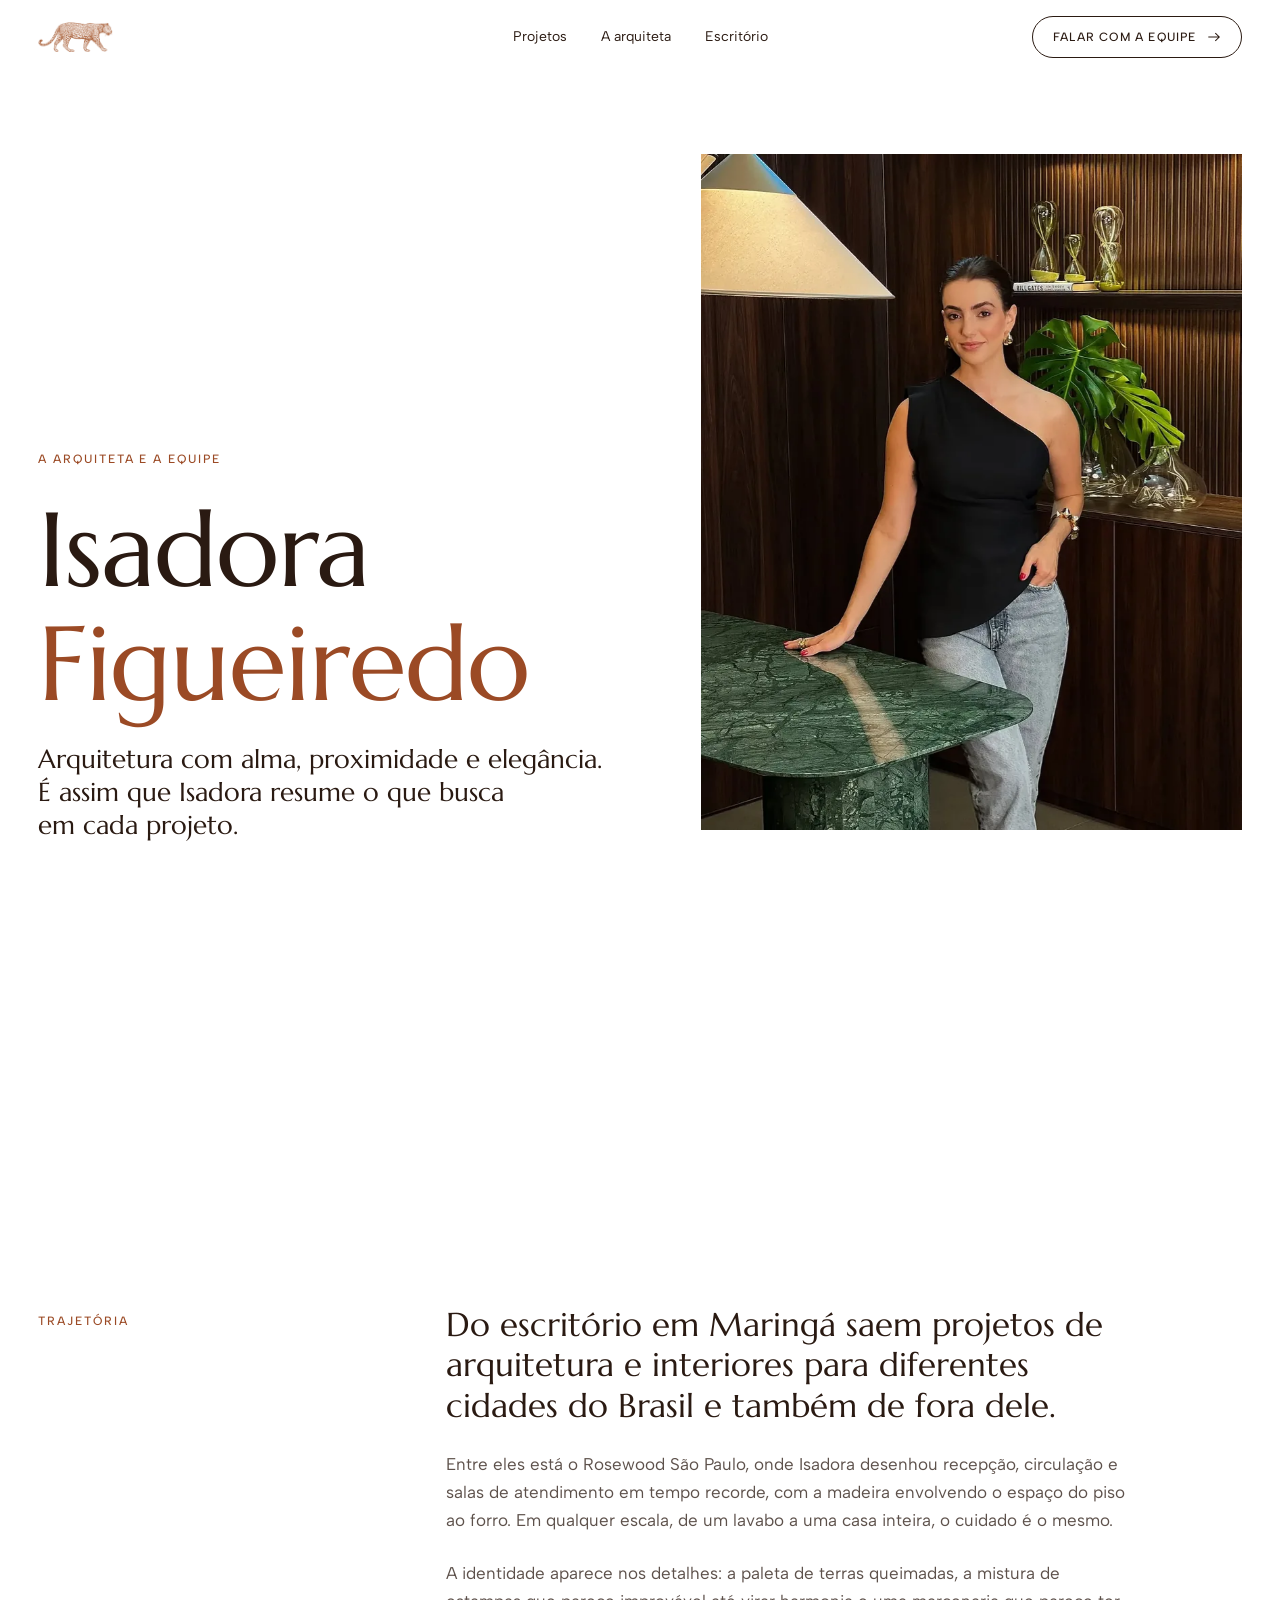
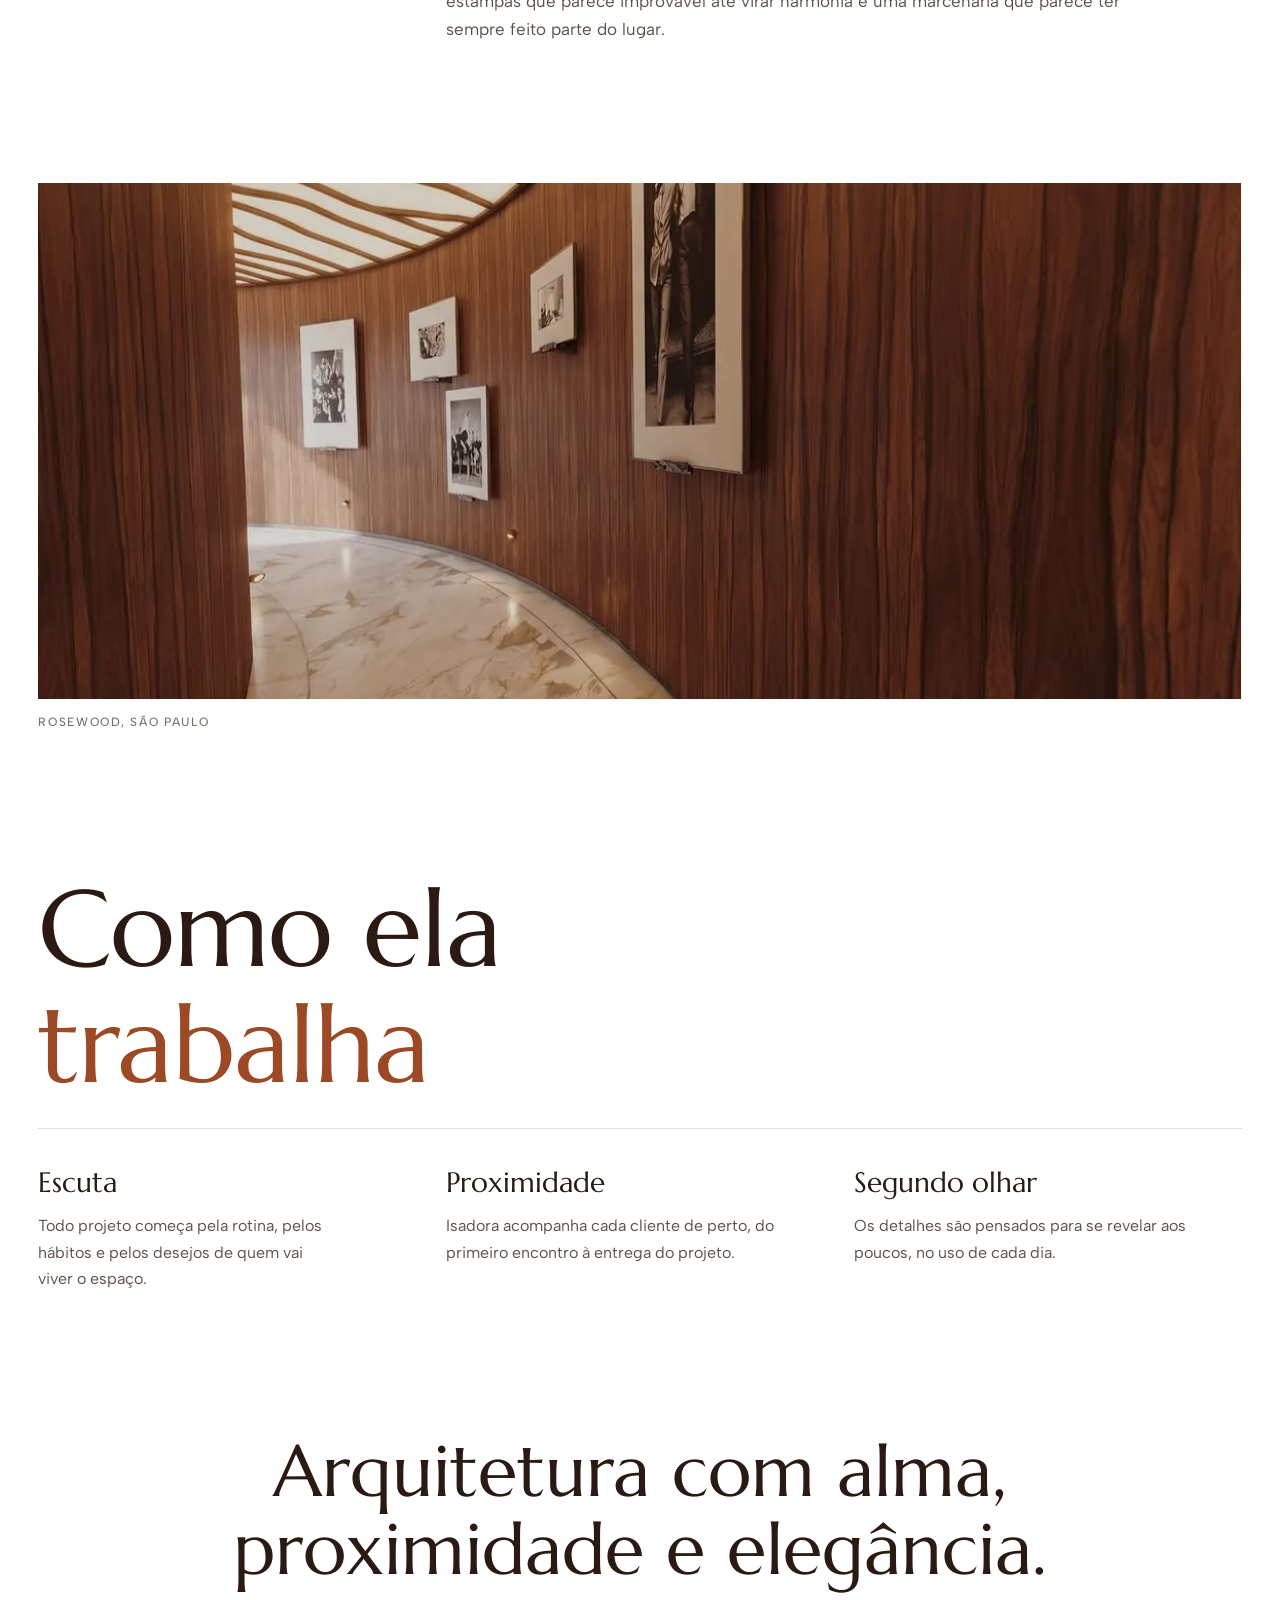
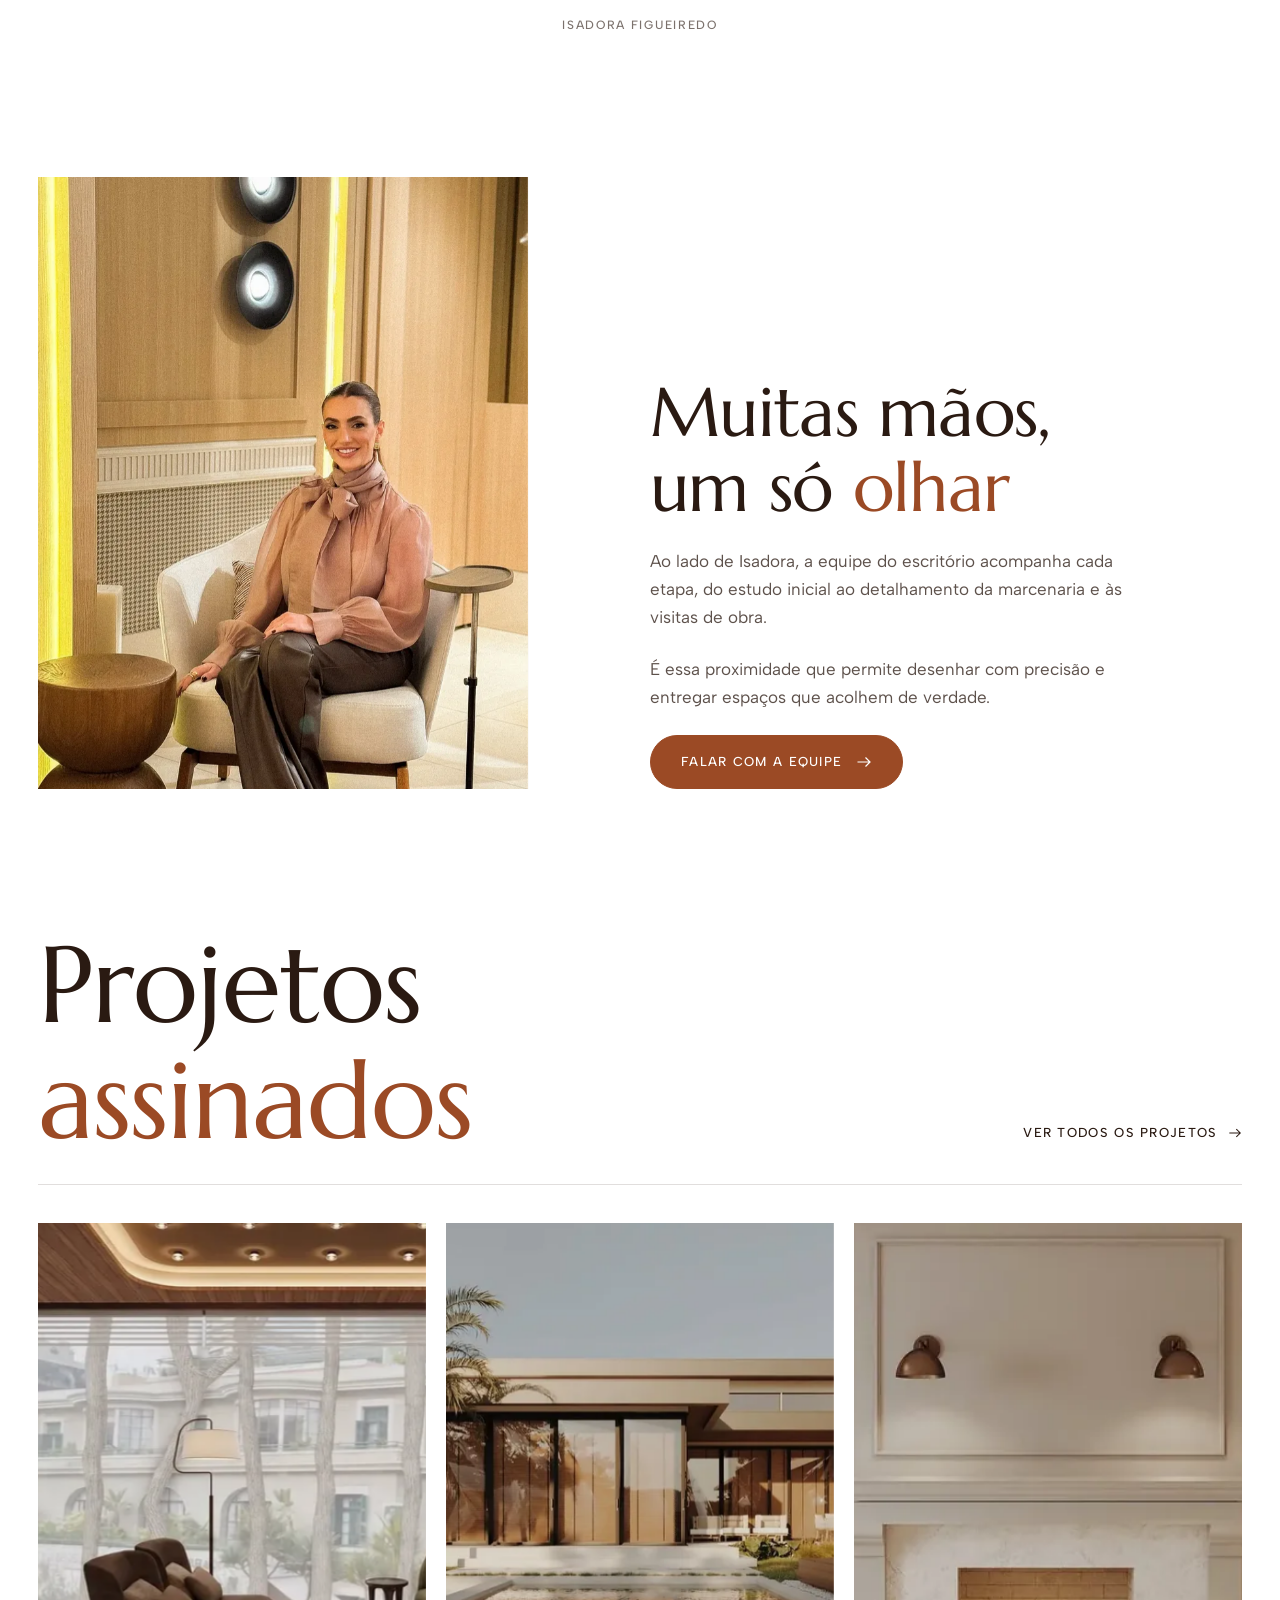
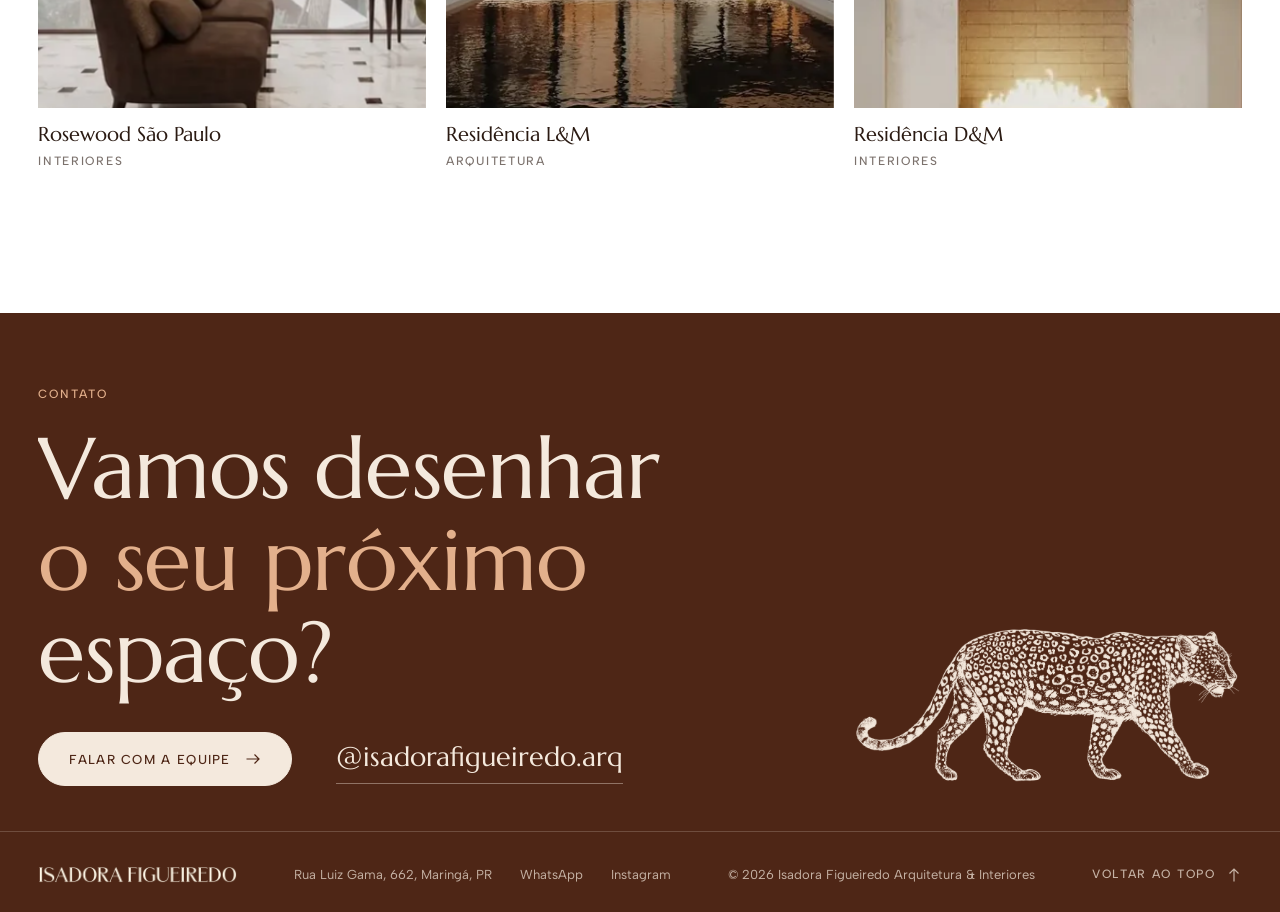
<file: arquiteta.html>
<!doctype html>
<html lang="pt-BR">
<head>
  <meta charset="utf-8">
  <meta name="viewport" content="width=device-width, initial-scale=1">
  <title>Isadora Figueiredo, arquiteta em Maringá | A arquiteta e a equipe</title>
  <meta name="description" content="Conheça Isadora Figueiredo, arquiteta em Maringá que assina projetos de arquitetura e interiores no Brasil e no exterior, como o Rosewood São Paulo.">
  <meta name="theme-color" content="#ffffff">
  <meta property="og:type" content="website">
  <meta property="og:locale" content="pt_BR">
  <meta property="og:title" content="Isadora Figueiredo, arquiteta em Maringá | A arquiteta e a equipe">
  <meta property="og:description" content="Conheça Isadora Figueiredo, arquiteta em Maringá que assina projetos de arquitetura e interiores no Brasil e no exterior, como o Rosewood São Paulo.">
  <meta property="og:site_name" content="Isadora Figueiredo Arquitetura e Interiores">
  <link rel="canonical" href="https://isadora-tavares-arquitetura.vercel.app/arquiteta.html">
  <meta property="og:url" content="https://isadora-tavares-arquitetura.vercel.app/arquiteta.html">
  <meta property="og:image" content="https://isadora-tavares-arquitetura.vercel.app/assets/og.jpg">
  <meta property="og:image:secure_url" content="https://isadora-tavares-arquitetura.vercel.app/assets/og.jpg">
  <meta property="og:image:type" content="image/jpeg">
  <meta property="og:image:width" content="1200">
  <meta property="og:image:height" content="630">
  <meta property="og:image:alt" content="Isadora Figueiredo Arquitetura e Interiores, com a piscina da Residência L&amp;M ao fundo">
  <meta name="twitter:card" content="summary_large_image">
  <meta name="twitter:title" content="Isadora Figueiredo, arquiteta em Maringá | A arquiteta e a equipe">
  <meta name="twitter:description" content="Conheça Isadora Figueiredo, arquiteta em Maringá que assina projetos de arquitetura e interiores no Brasil e no exterior, como o Rosewood São Paulo.">
  <meta name="twitter:image" content="https://isadora-tavares-arquitetura.vercel.app/assets/og.jpg">
  <script type="application/ld+json">
  {
    "@context": "https://schema.org",
    "@type": "ProfessionalService",
    "name": "Isadora Figueiredo Arquitetura e Interiores",
    "description": "Escritório de arquitetura e design de interiores em Maringá, Paraná, com projetos residenciais, apartamentos e espaços de trabalho.",
    "image": "https://isadora-tavares-arquitetura.vercel.app/assets/og.jpg",
    "url": "https://isadora-tavares-arquitetura.vercel.app/",
    "logo": "https://isadora-tavares-arquitetura.vercel.app/assets/brand/jaguar-clay.webp",
    "telephone": "+55 44 99134-4852",
    "address": {
      "@type": "PostalAddress",
      "streetAddress": "Rua Luiz Gama, 662",
      "addressLocality": "Maringá",
      "addressRegion": "PR",
      "addressCountry": "BR"
    },
    "areaServed": [
      "Maringá",
      "Paraná",
      "Brasil"
    ],
    "employee": {
      "@type": "Person",
      "name": "Isadora Figueiredo",
      "jobTitle": "Arquiteta"
    },
    "knowsAbout": [
      "Arquitetura residencial",
      "Design de interiores",
      "Projeto de interiores",
      "Marcenaria sob medida"
    ],
    "sameAs": [
      "https://www.instagram.com/isadorafigueiredo.arq/"
    ]
  }
  </script>
  <link rel="icon" href="assets/brand/favicon.png" type="image/png">
  <link rel="apple-touch-icon" href="assets/brand/apple-touch-icon.png">
  <link rel="preconnect" href="https://fonts.googleapis.com">
  <link rel="preconnect" href="https://fonts.gstatic.com" crossorigin>
  <link rel="preload" as="style" href="https://fonts.googleapis.com/css2?family=Albert+Sans:wght@300..600&amp;family=Marcellus&amp;display=swap" onload="this.onload=null;this.rel='stylesheet'">
  <noscript><link rel="stylesheet" href="https://fonts.googleapis.com/css2?family=Albert+Sans:wght@300..600&amp;family=Marcellus&amp;display=swap"></noscript>
  <style>@supports (interpolate-size: allow-keywords){:root{interpolate-size: allow-keywords}}html.lenis,html.lenis body{height: auto}.lenis:not(.lenis-autoToggle).lenis-stopped{overflow: clip}.lenis [data-lenis-prevent],.lenis [data-lenis-prevent-wheel],.lenis [data-lenis-prevent-touch],.lenis [data-lenis-prevent-vertical],.lenis [data-lenis-prevent-horizontal]{overscroll-behavior: contain}.lenis.lenis-smooth iframe{pointer-events: none}.lenis.lenis-autoToggle{transition-property: overflow;transition-duration: 1ms;transition-behavior: allow-discrete}:root{--white: #ffffff;--paper: #f7f2ec;--ink: #2a1a12;--ink-soft: rgba(42,26,18,.76);--ink-faint: rgba(42,26,18,.62);--line: rgba(42,26,18,.14);--clay: #9b4a25;--clay-soft: #e3b08c;--earth: #4e2616;--cream: #f4e9dd;--line-dark: rgba(244,233,221,.2);--muted-dark: rgba(244,233,221,.72);--display: "Marcellus","Trajan Pro",Georgia,serif;--sans: "Albert Sans","Helvetica Neue",Arial,sans-serif;--gutter: clamp(18px,3vw,56px);--s-section: clamp(88px,11vw,200px);--s-block: clamp(48px,6vw,96px);--s-head: clamp(28px,3vw,48px);--s-top: clamp(116px,12vw,200px);--ease: cubic-bezier(0.22,1,0.36,1);--ease-io: cubic-bezier(0.76,0,0.24,1)}*,*::before,*::after{box-sizing: border-box}html{-webkit-text-size-adjust: 100%}body{margin: 0;background: var(--white);color: var(--ink);font-family: var(--sans);font-weight: 400;font-size: 16px;line-height: 1.65;-webkit-font-smoothing: antialiased;overflow-x: hidden}img,video{display: block;max-width: 100%;height: auto}a{color: inherit;text-decoration: none}button{font: inherit;color: inherit;background: none;border: 0;padding: 0;cursor: pointer}h1,h2,h3,h4,p,figure,ul{margin: 0}ul{padding: 0;list-style: none}em{font-style: normal;color: var(--clay)}::selection{background: var(--clay);color: var(--white)}:focus-visible{outline: 1px solid currentColor;outline-offset: 4px}[tabindex="-1"]:focus{outline: none}p,li,dd,figcaption,blockquote{text-wrap: pretty}h1,h2,h3,h4{text-wrap: balance}html.is-intro,html.is-locked{overflow: hidden}.wrap{padding-inline: var(--gutter);max-width: 1920px;margin-inline: auto}.eyebrow{font-size: 12px;font-weight: 500;letter-spacing: .16em;text-transform: uppercase;color: var(--clay)}.display{font-family: var(--display);font-weight: 400;letter-spacing: -.01em;line-height: 1.02}.section{padding-block: var(--s-section)}.section + .section{padding-top: 0}.lead{font-family: var(--display);font-size: clamp(22px,2vw,32px);line-height: 1.3;color: var(--ink)}.i{width: 16px;height: 16px;flex: none;transition: transform .5s var(--ease)}.btn{position: relative;display: inline-flex;align-items: center;justify-content: center;gap: 14px;height: 54px;padding: 0 30px;border: 1px solid currentColor;border-radius: 999px;font-size: 13px;font-weight: 500;letter-spacing: .1em;text-transform: uppercase;line-height: 1;white-space: nowrap;overflow: hidden;isolation: isolate;transition: color .6s var(--ease),border-color .6s var(--ease)}.btn::before{content: "";position: absolute;inset: 0;z-index: -1;background: var(--ink);border-radius: inherit;transform: translateY(101%);transition: transform .6s var(--ease-io)}.btn:hover::before{transform: none}.btn:hover{color: var(--white);border-color: var(--ink)}.btn:hover .i{transform: translateX(4px)}.btn--solid{background: var(--clay);border-color: var(--clay);color: var(--white)}.btn--light{color: var(--white);border-color: rgba(255,255,255,.7)}.btn--light::before{background: var(--white)}.btn--light:hover{color: var(--ink);border-color: var(--white)}.btn--sm{height: 42px;padding: 0 20px;font-size: 12px;gap: 10px}.btn--sm .i{width: 14px;height: 14px}.icon-btn{width: 50px;height: 50px;flex: none;border: 1px solid var(--line);border-radius: 50%;display: inline-grid;place-items: center;background: var(--white);color: var(--ink);transition: background-color .5s var(--ease),color .5s var(--ease),border-color .5s var(--ease)}.icon-btn:hover{background: var(--ink);color: var(--white);border-color: var(--ink)}.link-arrow{position: relative;display: inline-flex;align-items: center;gap: 10px;font-size: 13px;font-weight: 500;letter-spacing: .1em;text-transform: uppercase;transition: color .4s var(--ease)}.link-arrow::after,.footer__links a::after,.menu__links a::after,.contact__link::after{content: "";position: absolute;left: 0;right: 0;bottom: -5px;height: 1px;background: currentColor;transform: scaleX(0);transform-origin: right;transition: transform .5s var(--ease)}.footer__links a,.menu__links a{position: relative;justify-self: start;transition: color .4s var(--ease)}.menu__links a{align-self: flex-start}:is(.link-arrow,.footer__links a,.menu__links a,.contact__link,.header__nav a):is(:active,.is-tap)::after{transform: scaleX(1);transform-origin: left}.link-arrow:is(:active,.is-tap){color: var(--clay)}:is(.footer__links a,.menu__links a,.contact__link):is(:active,.is-tap){color: var(--clay-soft)}.header.is-solid .header__nav a:is(:active,.is-tap){color: var(--clay)}@media (hover: hover){:is(.link-arrow,.footer__links a,.menu__links a,.contact__link):hover::after{transform: scaleX(1);transform-origin: left}.link-arrow:hover{color: var(--clay)}:is(.footer__links a,.menu__links a):hover{color: var(--clay-soft)}.header.is-solid .header__nav a:hover{color: var(--clay)}}.btn:is(:active,.is-tap)::before{transform: none}.btn:is(:active,.is-tap){color: var(--white);border-color: var(--ink)}.btn--light:is(:active,.is-tap),.header:not(.is-solid) .btn:is(:active,.is-tap){color: var(--ink);border-color: var(--white)}.link-arrow .i{width: 14px;height: 14px}.link-arrow:hover .i{transform: translateX(4px)}.link-arrow--out:hover .i{transform: translate(2px,-2px)}.intro{position: fixed;inset: 0;z-index: 200;background: var(--white);display: grid;place-items: center;clip-path: inset(0 0 0 0);transition: clip-path 1.2s var(--ease-io)}.intro__stage{display: grid;justify-items: center;width: min(230px,56vw);transition: transform 1.2s var(--ease-io),opacity .7s var(--ease)}.intro__jag{width: 38%;opacity: 0;animation: fade 1.1s .1s var(--ease) forwards}.intro__word{width: 100%;margin-top: 18px;opacity: 0;animation: fade 1.1s .3s var(--ease) forwards}.intro__tag{width: 60%;margin-top: 8px;opacity: 0;animation: fade 1.1s .5s var(--ease) forwards}.intro.is-leaving{clip-path: inset(0 0 100% 0)}.intro.is-leaving .intro__stage{transform: translateY(-8vh);opacity: 0}.intro.is-gone{display: none}@keyframes fade{from{opacity: 0;transform: translateY(14px)}to{opacity: 1;transform: none}}.header{position: fixed;inset: 0 0 auto 0;z-index: 50;color: var(--white);transition: background-color .5s var(--ease),color .5s var(--ease),transform .5s var(--ease)}.header__inner{display: grid;grid-template-columns: 1fr auto 1fr;align-items: center;padding-block: 16px}.header__logo{display: inline-flex;align-items: center;justify-self: start}.header__logo img{height: 30px;width: auto;filter: brightness(0) invert(1);transition: filter .5s var(--ease)}.header__nav{display: flex;gap: 34px;font-size: 14px}.header__nav a{position: relative}.header__nav a::after{content: "";position: absolute;left: 0;right: 0;bottom: -3px;height: 1px;background: currentColor;transform: scaleX(0);transform-origin: right;transition: transform .5s var(--ease)}.header__nav a:hover::after{transform: scaleX(1);transform-origin: left}.header__cta{justify-self: end}.header__menu{display: none;justify-self: end;flex-direction: column;justify-content: center;align-items: flex-end;gap: 7px;width: 44px;height: 44px;margin-right: -8px;padding: 0 8px}.header__menu span{display: block;width: 26px;height: 1.5px;background: currentColor;border-radius: 1px;transition: width .45s var(--ease)}.header__menu span:nth-child(2){width: 18px}.header__menu:hover span:nth-child(2){width: 26px}.header:not(.is-solid) .btn::before{background: var(--white)}.header:not(.is-solid) .btn:hover{color: var(--ink);border-color: var(--white)}.header.is-solid{background: var(--white);color: var(--ink)}.header.is-solid .header__logo img{filter: none}.header.is-hidden{transform: translateY(-100%)}.header.is-fadein{transition: none;animation: headerFade .9s var(--ease) both}@keyframes headerFade{from{opacity: 0}to{opacity: 1}}.menu{position: fixed;inset: 0;z-index: 60;background: var(--ink);color: var(--cream);display: flex;flex-direction: column;justify-content: space-between;gap: 32px;padding: 16px var(--gutter) 32px;clip-path: inset(0 0 100% 0);transition: clip-path .7s var(--ease-io)}.menu.is-open{clip-path: inset(0 0 0 0)}.menu__top{display: flex;justify-content: space-between;align-items: center}.menu__logo{height: 28px;width: auto;filter: brightness(0) invert(.93) sepia(.25)}.menu .icon-btn{background: transparent;color: var(--cream);border-color: var(--line-dark)}.menu .icon-btn:hover{background: var(--cream);color: var(--ink);border-color: var(--cream)}.menu__links{display: flex;flex-direction: column;gap: 4px}.menu__links a{font-family: var(--display);font-size: clamp(40px,11vw,68px);line-height: 1.12}.menu__foot{display: grid;gap: 22px;font-size: 14px;color: var(--muted-dark)}.menu__foot .btn{justify-self: start;color: var(--cream)}.menu__foot .btn::before{background: var(--cream)}.menu__foot .btn:hover{color: var(--ink);border-color: var(--cream)}.start{position: fixed;inset: 0;z-index: 80;visibility: hidden;transition: visibility 0s .7s}.start.is-open{visibility: visible;transition: none}.start__scrim{position: absolute;inset: 0;background: rgba(30,16,9,.5);opacity: 0;transition: opacity .6s var(--ease);cursor: pointer}.start.is-open .start__scrim{opacity: 1}.start__card{position: absolute;top: 12px;right: 12px;bottom: 12px;width: min(540px,calc(100% - 24px));background: var(--white);color: var(--ink);border-radius: 6px;display: flex;flex-direction: column;padding: 24px clamp(22px,3vw,40px) 32px;overflow-y: auto;overflow-x: hidden;transform: translateX(calc(100% + 24px));transition: transform .7s var(--ease-io)}.start.is-open .start__card{transform: none}.start__top{display: flex;justify-content: space-between;align-items: center}.start__top .icon-btn{width: 44px;height: 44px}.start__form{display: grid;gap: 18px;margin-top: auto;padding-top: 28px}.start__title{font-family: var(--display);font-weight: 400;line-height: 1.08;font-size: clamp(32px,3vw,44px)}.start__lead{color: var(--ink-soft);margin-top: -6px}.field{display: grid;gap: 8px;border: 0;padding: 0;margin: 0;min-width: 0}.field > span,.field legend{font-size: 12px;font-weight: 500;letter-spacing: .14em;text-transform: uppercase;color: var(--ink-faint);padding: 0}.field legend{margin-bottom: 10px}.field input,.field textarea{width: 100%;font: inherit;font-size: 16px;color: var(--ink);background: transparent;border: 0;border-bottom: 1px solid var(--line);border-radius: 0;padding: 8px 0 10px;outline: none;resize: vertical;transition: border-color .3s}.field input:focus,.field textarea:focus{border-color: var(--ink)}.field textarea::placeholder{color: var(--ink-faint)}.field-row{display: grid;grid-template-columns: 1fr 1fr;gap: 20px}.chips{display: flex;flex-wrap: wrap;gap: 8px}.chips label{position: relative}.chips input{position: absolute;inset: 0;width: 100%;height: 100%;margin: 0;opacity: 0;pointer-events: none}.chips span{display: inline-flex;align-items: center;height: 40px;padding: 0 16px;border: 1px solid var(--line);border-radius: 999px;font-size: 14px;cursor: pointer;transition: background-color .3s,color .3s,border-color .3s}.chips label:hover span{border-color: var(--ink)}.chips input:checked + span{background: var(--ink);border-color: var(--ink);color: var(--white)}.chips input:focus-visible + span{outline: 1px solid var(--ink);outline-offset: 3px}.start__form .btn{justify-self: start;margin-top: 6px}.start__alt{display: flex;flex-wrap: wrap;gap: 8px 22px;margin-top: 26px;padding-top: 20px;border-top: 1px solid var(--line);font-size: 14px;color: var(--ink-soft)}.start__alt a{border-bottom: 1px solid var(--line);transition: border-color .3s,color .3s}.start__alt a:hover{color: var(--ink);border-color: var(--ink)}.hero{position: relative;height: 100vh;height: 100svh;min-height: 600px;color: var(--white);overflow: hidden;background: var(--earth)}.hero__media{position: absolute;inset: 0}.hero__media img{position: absolute;inset: 0;width: 100%;height: 100%;object-fit: cover;opacity: 0;transition: opacity 2s var(--ease-io)}.hero__media img.is-active{opacity: 1}@keyframes heroZoom{from{transform: scale(1.1)}to{transform: scale(1)}}.hero::after,.p-hero::after{content: "";position: absolute;inset: 0;pointer-events: none;background: linear-gradient(to bottom,rgba(30,16,9,.45) 0%,rgba(30,16,9,0) 24%),linear-gradient(to top,rgba(30,16,9,.7) 0%,rgba(30,16,9,.2) 42%,rgba(30,16,9,0) 66%),rgba(30,16,9,.14)}.hero__row{position: absolute;z-index: 2;left: 0;right: 0;top: 38%;display: grid;grid-template-columns: repeat(24,1fr);column-gap: 20px;align-items: start;padding-top: 22px;border-top: 1px solid rgba(255,255,255,.32);opacity: 0;transition: opacity 1.4s .5s var(--ease)}.is-ready .hero__row{opacity: 1}.hero__mission{grid-column: 1 / 9;font-family: var(--display);font-size: clamp(20px,1.7vw,34px);line-height: 1.32}.hero__link{grid-column: 21 / 25;justify-self: end}.hero__content{position: absolute;inset: auto 0 0 0;z-index: 2;display: flex;justify-content: space-between;align-items: end;gap: 40px;padding-bottom: clamp(26px,3.2vw,52px)}.hero__title{font-family: var(--display);font-weight: 400;font-size: clamp(40px,5.8vw,140px);line-height: 1.02;letter-spacing: -.015em}.hero__title em{color: var(--clay-soft)}.hero__mark{line-height: 0}.hero__mark img{display: block;width: clamp(290px,58vw,1320px);height: auto;filter: brightness(0) invert(1)}.hero__now{flex: none;padding-bottom: .9em;font-size: 12px;font-weight: 500;letter-spacing: .16em;text-transform: uppercase;opacity: 0;transition: opacity 1.2s .8s var(--ease)}.is-ready .hero__now{opacity: 1}[data-hero-name]{transition: opacity .6s var(--ease)}[data-hero-name].is-swap{opacity: 0}.hero__name{position: absolute;left: 0;right: 0;bottom: clamp(14px,2.2vw,36px);z-index: 2;padding-inline: clamp(12px,1.8vw,32px)}.hero__name h1{margin: 0;line-height: 0}.hero__word > .hero__word--l1,.hero__word > .hero__word--l2{display: none}.hero__name img{display: block;width: 100%;height: auto;filter: brightness(0) invert(1)}.hero__tag{margin: 0 0 clamp(4px,.9vw,16px) clamp(2px,.35vw,8px);line-height: 0;opacity: 0;transition: opacity 1.4s .5s var(--ease)}.hero__name .hero__tag img{width: clamp(170px,21vw,460px)}.is-ready .hero__tag{opacity: 1}.ln{display: block;overflow: hidden;padding-block: .06em .14em;margin-block: -.06em -.14em}.ln > span{display: block;transform: translateY(115%);transition: transform 1.4s var(--ease)}html.is-intro .hero .ln > span{transform: none;transition: none}html.is-snap .hero .ln > span{transition: none}.is-ready .hero .ln > span,.is-ready .p-hero .ln > span{transform: none}.is-ready .hero .ln:nth-child(2) > span{transition-delay: .12s}.reveal{opacity: 0;transform: translateY(30px);transition: opacity 1.3s var(--ease),transform 1.3s var(--ease)}.reveal.is-in{opacity: 1;transform: none}.reveal-d1{transition-delay: .08s}.reveal-d2{transition-delay: .16s}.reveal-lines.is-in .ln > span{transform: none}.reveal-lines.is-in .ln:nth-child(2) > span{transition-delay: .1s}.reveal-lines.is-in .ln:nth-child(3) > span{transition-delay: .2s}.reveal-lines.is-in .ln:nth-child(4) > span{transition-delay: .3s}.img-reveal .frame{clip-path: inset(100% 0 0 0);transition: clip-path 1.6s var(--ease-io)}.img-reveal .frame img{scale: 1.22;transition: scale 2.2s var(--ease),opacity .9s var(--ease)}.img-reveal.is-in .frame{clip-path: inset(0 0 0 0)}.img-reveal.is-in .frame img{scale: 1}.frame{position: relative;overflow: hidden;background: var(--paper)}.frame img{position: absolute;left: 0;top: -7%;width: 100%;height: 114%;object-fit: cover;will-change: transform;opacity: 0;transition: opacity .9s var(--ease),scale 1.3s var(--ease)}.frame.is-loaded img{opacity: 1}figcaption{margin-top: 14px;font-size: 12px;font-weight: 500;letter-spacing: .14em;text-transform: uppercase;color: var(--ink-faint)}.ident__grid{display: grid;grid-template-columns: repeat(24,1fr);column-gap: 20px}.ident .eyebrow{grid-column: 1 / 7;padding-top: .9em}.ident__text{grid-column: 7 / 24;font-family: var(--display);font-size: clamp(28px,3.3vw,58px);line-height: 1.2;text-wrap: pretty}[data-words] .w{opacity: .5;transition: opacity .5s linear}[data-words] em .w{opacity: .72}[data-words] .w.on{opacity: 1}.ident__img--a{grid-column: 2 / 11;grid-row: 2;margin-top: clamp(100px,12vw,220px)}.ident__img--a .frame{aspect-ratio: 3 / 4}.ident__img--b{grid-column: 14 / 24;grid-row: 2 / 4;margin-top: clamp(220px,26vw,460px)}.ident__img--b .frame{aspect-ratio: 4 / 5}.ident__img--b .frame img{top: 0;height: 100%;object-position: center top}.ident__side{grid-column: 3 / 10;grid-row: 3;margin-top: clamp(48px,5vw,90px);font-size: clamp(18px,1.35vw,21px);line-height: 1.6;color: rgba(42,26,18,.88);max-width: 440px}.section__head{display: flex;justify-content: space-between;align-items: end;gap: 24px 32px;flex-wrap: wrap;padding-bottom: clamp(20px,2.2vw,32px);margin-bottom: var(--s-head);border-bottom: 1px solid var(--line)}.section__head h2{font-size: clamp(52px,8.4vw,160px)}.section__head .link-arrow{padding-bottom: .9em}.works__grid{display: grid;grid-template-columns: repeat(24,1fr);column-gap: 20px;row-gap: var(--s-block)}.work{display: block}.work .frame img{transition: scale 1.4s var(--ease),opacity .9s var(--ease)}.work:hover .frame img{scale: 1.04}.work__cap{display: grid;gap: 6px;margin-top: 14px}.work__cap h3{font-family: var(--display);font-weight: 400;font-size: clamp(20px,1.6vw,30px);line-height: 1.2}.work__cap p{font-size: 12px;font-weight: 500;letter-spacing: .14em;text-transform: uppercase;color: var(--ink-faint)}.work--a1{grid-column: 1 / 14;grid-row: 1 / 3}.work--a1 .frame{aspect-ratio: 1 / 1.1}.work--a2{grid-column: 15 / 20;grid-row: 1}.work--a3{grid-column: 20 / 25;grid-row: 1}.work--a2 .frame,.work--a3 .frame{aspect-ratio: 4 / 5}.work--a4{grid-column: 15 / 25;grid-row: 2;align-self: end}.work--a4 .frame{aspect-ratio: 3 / 2}.work--b1{grid-column: 3 / 10;grid-row: 3;align-self: end}.work--b1 .frame{aspect-ratio: 4 / 5}.work--b2{grid-column: 11 / 25;grid-row: 3;margin-top: clamp(60px,10vw,180px)}.work--b2 .frame{aspect-ratio: 16 / 10}.work--b3{grid-column: 6 / 19;grid-row: 4}.work--b3 .frame{aspect-ratio: 16 / 11}.cta__inner{display: grid;justify-items: center;text-align: center}.cta__jag{width: clamp(84px,7vw,110px);margin-bottom: var(--s-head)}.cta h2{font-size: clamp(40px,5.6vw,104px);text-wrap: balance}.cta__row{display: grid;justify-items: center;gap: var(--s-head);margin-top: var(--s-head)}.cta__row p{max-width: 640px;color: var(--ink-soft);font-size: 17px}.mosaic{position: relative;display: grid;grid-template-columns: 2fr 1fr 1fr;grid-template-rows: 1fr 1fr;gap: 8px;height: clamp(380px,64vh,700px)}.mosaic__item{position: relative;overflow: hidden;background: var(--paper);display: block;width: 100%;height: 100%}.mosaic__item:first-child{grid-row: 1 / 3}.mosaic__item img{width: 100%;height: 100%;object-fit: cover;transition: scale 1.4s var(--ease),filter .6s var(--ease)}.mosaic__item:hover img{scale: 1.035}.mosaic:has(.mosaic__item:hover) .mosaic__item:not(:hover) img{filter: brightness(.86)}.mosaic__all{position: absolute;right: 18px;bottom: 18px;z-index: 2;display: inline-flex;align-items: center;gap: 10px;height: 44px;padding: 0 18px;border-radius: 999px;background: var(--white);color: var(--ink);font-size: 12px;font-weight: 500;letter-spacing: .1em;text-transform: uppercase;box-shadow: 0 6px 24px rgba(42,26,18,.14);transition: background-color .4s var(--ease),color .4s var(--ease)}.mosaic__all:hover{background: var(--ink);color: var(--white)}.mosaic__dots{display: none}.gteaser__foot{display: flex;justify-content: space-between;align-items: center;gap: 16px 32px;flex-wrap: wrap;margin-top: 24px}.gteaser__foot p{color: var(--ink-soft)}.about__grid{display: grid;grid-template-columns: repeat(24,1fr);column-gap: 20px;align-items: start}.about__img{grid-column: 1 / 12;position: sticky;top: 90px}.about__img .frame{aspect-ratio: auto;height: clamp(420px,calc(100svh - 180px),1000px)}.about__text{grid-column: 14 / 23;display: grid;gap: 24px;padding-top: clamp(120px,30svh,340px);font-size: 17px;color: var(--ink-soft)}.about__text h2{font-size: clamp(52px,6.6vw,124px);color: var(--ink);margin-block: 4px 16px}.about__text .link-arrow{justify-self: start;margin-top: 12px}.more-btn{display: none}.office__top{--pin-h: clamp(420px,calc(100svh - 180px),1000px);--pin-frame: min(var(--pin-h),calc(((100cqw - 460px) / 24 * 10 + 180px) * 1141 / 874));container-type: inline-size;display: grid;grid-template-columns: repeat(24,1fr);column-gap: 20px;align-items: start}.office__intro{grid-column: 1 / 13;display: grid;gap: 28px;box-sizing: content-box;min-height: var(--pin-frame);align-content: end;padding-bottom: max(0px,calc(var(--pin-frame) - var(--pin-t,var(--pin-frame))))}.office__intro h2{font-size: clamp(44px,5.6vw,108px)}.office__lead{max-width: 480px;font-size: 17px;color: var(--ink-soft)}.office__img{grid-column: 15 / 25;position: sticky;top: 90px}.office__img .frame{aspect-ratio: 874 / 1141;width: min(100%,calc(var(--pin-h) * 874 / 1141));margin-left: auto}.office__img .frame img{top: 0;height: 100%}.office__info{display: grid;grid-template-columns: repeat(3,1fr);gap: 32px 24px;margin-top: var(--s-block);padding-top: 28px;border-top: 1px solid var(--line);font-size: 16px;line-height: 1.75}.office__info h3{margin-bottom: 12px;font-weight: 500;font-size: 12px;letter-spacing: .16em;text-transform: uppercase;color: var(--ink-faint)}.office__info a:not(.link-arrow){border-bottom: 1px solid var(--line);transition: border-color .3s}.office__info a:not(.link-arrow):hover{border-color: var(--ink)}.office__info .link-arrow{margin-top: 12px;font-size: 12px}.office__more{display: flex;justify-content: flex-end;margin-top: var(--s-head)}.fronts{border-top: 1px solid var(--line)}.fronts li{border-bottom: 1px solid var(--line)}.fronts a{display: grid;grid-template-columns: 11fr 9fr auto;align-items: center;gap: 32px;padding: clamp(26px,3vw,44px) 0}.fronts__name{font-family: var(--display);font-size: clamp(38px,5.2vw,96px);line-height: 1.05;transition: transform .8s var(--ease),color .6s var(--ease)}.fronts__desc{max-width: 420px;color: var(--ink-soft)}.fronts a:hover .fronts__name{transform: translateX(24px);color: var(--clay)}.fronts a:hover .icon-btn{background: var(--clay);border-color: var(--clay);color: var(--white)}.fronts__float{position: fixed;left: 0;top: 0;z-index: 40;width: clamp(220px,20vw,340px);aspect-ratio: 4 / 5;overflow: hidden;pointer-events: none;clip-path: inset(50% 50% 50% 50%);transition: clip-path .7s var(--ease-io)}.fronts__float img{width: 100%;height: 100%;object-fit: cover;scale: 1.2;transition: scale 1s var(--ease)}.fronts__float.is-on{clip-path: inset(0 0 0 0)}.fronts__float.is-on img{scale: 1}.reviews{display: grid;grid-template-columns: repeat(24,1fr);column-gap: 20px}.reviews__side{grid-column: 1 / 7;display: flex;flex-direction: column;justify-content: space-between;gap: 40px}.reviews__side h2{font-size: clamp(40px,4.4vw,80px)}.reviews__ctrl{display: flex;align-items: center;gap: 4px;margin-left: -14px}.reviews__ctrl .icon-btn{border-color: transparent;background: transparent}.reviews__ctrl .icon-btn:hover,.reviews__ctrl .icon-btn:is(:active,.is-tap){background: transparent;color: var(--clay);border-color: transparent}.reviews__count{font-size: 13px;letter-spacing: .1em;font-variant-numeric: tabular-nums;color: var(--ink-faint);min-width: 64px;margin-left: 8px}.reviews__stage{grid-column: 9 / 25;position: relative;display: grid}.review{grid-area: 1 / 1;opacity: 0;visibility: hidden;transition: opacity .8s var(--ease),visibility .8s}.review.is-active{opacity: 1;visibility: visible}.review blockquote{margin: 0;font-family: var(--display);font-size: clamp(26px,2.9vw,50px);line-height: 1.22}.review blockquote::before{content: "\201C"}.review blockquote::after{content: "\201D"}.review figcaption{margin-top: 32px;display: flex;flex-wrap: wrap;gap: 6px 14px;font-size: 13px}.review figcaption b{font-weight: 500;color: var(--ink);letter-spacing: .14em}.review figcaption span{color: var(--ink-faint)}.contact{background: var(--earth);color: var(--cream);padding-top: var(--s-section);overflow: hidden}.contact .eyebrow{color: var(--clay-soft)}.contact__big{font-size: clamp(48px,7.6vw,150px);margin-top: 28px}.contact__big em{color: var(--clay-soft)}.contact__actions{display: flex;align-items: center;gap: 28px 44px;flex-wrap: wrap;margin-top: var(--s-head)}.contact .btn--solid{background: var(--cream);border-color: var(--cream);color: var(--earth)}.contact .btn--solid::before{background: var(--clay-soft)}.contact .btn--solid:hover{color: var(--earth);border-color: var(--clay-soft)}.contact__link{position: relative;font-family: var(--display);font-size: clamp(22px,2.1vw,32px);border-bottom: 1px solid rgba(244,233,221,.4);padding-bottom: 4px;transition: border-color .4s,color .4s}.contact__link::after{bottom: -1px}.footer{margin-top: var(--s-block)}.contact__layout{display: grid;grid-template-columns: repeat(24,1fr);column-gap: 20px;align-items: end}.contact__main{grid-column: 1 / 17}.contact__jag{grid-column: 17 / 25;justify-self: end;width: 100%;max-width: 540px;aspect-ratio: 1073 / 430;margin-bottom: 4px;background: var(--cream);-webkit-mask: center / contain no-repeat;mask: center / contain no-repeat}.contact__jag.is-in{-webkit-mask-image: url("assets/brand/jaguar-clay.webp");mask-image: url("assets/brand/jaguar-clay.webp")}.footer__row{display: flex;justify-content: space-between;align-items: center;gap: 20px 36px;flex-wrap: wrap;padding-block: var(--s-head) 30px;margin-top: var(--s-head);border-top: 1px solid var(--line-dark);font-size: 13px;color: var(--muted-dark)}.footer__word{height: 17px;width: auto;filter: brightness(0) invert(.93) sepia(.25)}.footer__links{display: flex;flex-wrap: wrap;gap: 8px 28px}.footer__top{display: inline-flex;align-items: center;gap: 10px;text-transform: uppercase;letter-spacing: .14em;font-size: 12px;font-weight: 500}.footer__top:hover{color: var(--cream)}.footer__top:hover .i{transform: translateY(-3px)}.sp-hero{display: grid;grid-template-columns: repeat(24,1fr);column-gap: 20px;align-items: end;padding-top: var(--s-top)}.sp-hero__text{grid-column: 1 / 13;display: grid;gap: 26px;padding-bottom: clamp(8px,2vw,32px)}.sp-hero__text h1{font-size: clamp(56px,8.2vw,158px)}.sp-hero__text .lead{max-width: 30ch}.sp-hero__img{grid-column: 14 / 25}.sp-hero__img .frame{aspect-ratio: 4 / 5}.sp-hero--pin{--pin-h: clamp(420px,calc(100svh - var(--s-top) - 32px),1000px);--pin-gap: clamp(8px,2vw,32px);align-items: start}.sp-hero--pin .sp-hero__img{position: sticky;top: 90px}.sp-hero--pin .sp-hero__img .frame{aspect-ratio: 1170 / 1463;width: min(100%,calc(var(--pin-h) * 1170 / 1463));margin-left: auto}.sp-hero--pin .sp-hero__img .frame img{top: 0;height: 100%}.sp-hero--pin .sp-hero__text{box-sizing: content-box;min-height: calc(var(--pin-h) - var(--pin-gap));align-content: end;padding-bottom: max(var(--pin-gap),calc(var(--pin-h) - var(--pin-t,var(--pin-h))))}.sp-wide{margin-top: var(--s-block)}.sp-wide .frame{aspect-ratio: 21 / 9}.sp-cols{display: grid;grid-template-columns: repeat(24,1fr);column-gap: 20px;row-gap: 32px}.sp-cols > .eyebrow{grid-column: 1 / 7;padding-top: .6em}.sp-cols__body{grid-column: 9 / 23;display: grid;gap: 24px;font-size: 17px;color: var(--ink-soft)}.sp-cols__body .lead{font-size: clamp(26px,2.6vw,44px);line-height: 1.22}.sp-quote{text-align: center}.sp-quote blockquote{margin: 0 auto;max-width: 18ch;font-family: var(--display);font-size: clamp(38px,5.6vw,104px);line-height: 1.08}.sp-quote figcaption{margin-top: 28px}.values{display: grid;grid-template-columns: repeat(3,1fr);gap: 20px}.section__head + .values article{padding-top: 0}.section__head + .steps,.section__head + .fronts{border-top: 0}.section__head + .steps li:first-child,.section__head + .fronts li:first-child a{padding-top: 0}.values article{padding-top: 28px;display: grid;gap: 14px;align-content: start}.values h3{font-family: var(--display);font-weight: 400;font-size: clamp(26px,2.2vw,38px);line-height: 1.15}.values p{color: var(--ink-soft);max-width: 34ch}.steps{border-top: 1px solid var(--line)}.steps li{display: grid;grid-template-columns: repeat(24,1fr);column-gap: 20px;align-items: baseline;padding-block: clamp(24px,2.6vw,40px);border-bottom: 1px solid var(--line)}.steps h3{grid-column: 1 / 12;font-family: var(--display);font-weight: 400;font-size: clamp(28px,3vw,54px);line-height: 1.1}.steps p{grid-column: 14 / 24;color: var(--ink-soft)}.map{position: relative;overflow: hidden;background: var(--paper);aspect-ratio: 16 / 9}.map iframe{position: absolute;inset: 0;width: 100%;height: 100%;border: 0;filter: grayscale(.6) sepia(.15) contrast(.95)}.visit{display: grid;grid-template-columns: repeat(24,1fr);column-gap: 20px;row-gap: 40px;align-items: start}.visit__info{grid-column: 1 / 9}.visit__info .office__info{grid-template-columns: 1fr;margin-top: 0;padding-top: 0;border-top: 0;gap: 28px}.visit .map{grid-column: 10 / 25}.team-note{display: grid;grid-template-columns: repeat(24,1fr);column-gap: 20px;row-gap: 32px;align-items: end}.team-note__img{grid-column: 1 / 11}.team-note__img .frame{aspect-ratio: 4 / 5}.team-note__text{grid-column: 13 / 23;display: grid;gap: 24px;font-size: 17px;color: var(--ink-soft)}.team-note__text h2{font-size: clamp(44px,5.4vw,100px);color: var(--ink)}.team-note__text .btn{justify-self: start}.more-works{display: grid;grid-template-columns: repeat(3,1fr);gap: 20px}.more-works .frame{aspect-ratio: 4 / 5}.page-head{padding-top: var(--s-top)}.page-head h1{font-size: clamp(64px,11vw,210px);line-height: .98}.page-head__row{display: flex;justify-content: space-between;align-items: end;gap: 28px 40px;flex-wrap: wrap;margin-top: 30px;padding-bottom: 30px;border-bottom: 1px solid var(--line)}.page-head__row p{max-width: 460px;color: var(--ink-soft);font-size: 17px}.filters{display: flex;flex-wrap: wrap;gap: 8px}.filters button{height: 44px;padding: 0 20px;border: 1px solid var(--line);border-radius: 999px;font-size: 12px;font-weight: 500;letter-spacing: .12em;text-transform: uppercase;color: var(--ink-soft);transition: color .4s,border-color .4s,background-color .4s}.filters button:hover{color: var(--ink);border-color: var(--ink)}.filters button[aria-pressed="true"]{background: var(--ink);border-color: var(--ink);color: var(--white)}.gp{padding-top: var(--s-block);scroll-margin-top: 60px}.gp[hidden]{display: none}.gp__head{display: flex;justify-content: space-between;align-items: end;gap: 16px 32px;flex-wrap: wrap;margin-bottom: 22px}.gp__head h2{font-size: clamp(34px,3.6vw,64px)}.gp__head h2 a{transition: color .4s}.gp__head h2 a:hover{color: var(--clay)}.gp__meta{margin-top: 6px;font-size: 12px;font-weight: 500;letter-spacing: .14em;text-transform: uppercase;color: var(--ink-faint)}.gp__foot{display: flex;justify-content: space-between;align-items: center;gap: 16px;margin-top: 20px}.gp__all{margin-left: auto}.gp__all-short{display: none}.page-head__lead{max-width: 520px;margin-top: var(--s-head);font-size: 17px;color: var(--ink-soft)}.toolbar{display: flex;justify-content: space-between;align-items: center;gap: 14px 32px;flex-wrap: wrap;margin-top: var(--s-head);padding-block: 18px;border-block: 1px solid var(--line)}.tabs{display: flex;flex-wrap: wrap;gap: 12px 28px}.tabs button{position: relative;font-size: 13px;font-weight: 500;letter-spacing: .12em;text-transform: uppercase;color: var(--ink-faint);transition: color .4s var(--ease)}.tabs button::after{content: "";position: absolute;left: 0;right: 0;bottom: -5px;height: 1px;background: currentColor;transform: scaleX(0);transform-origin: right;transition: transform .5s var(--ease)}.tabs button[aria-pressed="true"]{color: var(--ink)}.tabs button[aria-pressed="true"]::after,.tabs button:is(:active,.is-tap)::after{transform: scaleX(1);transform-origin: left}@media (hover: hover){.tabs button:hover{color: var(--ink)}}[data-gallery]:empty{min-height: 100vh;min-height: 100svh}.gallery-end{padding-top: var(--s-section)}.tour{position: fixed;inset: 0;z-index: 110;background: var(--white);overflow-y: auto;overscroll-behavior: contain;transform: translateY(100%);visibility: hidden;transition: transform .8s var(--ease-io),visibility 0s .8s}.tour.is-open{transform: none;visibility: visible;transition: transform .8s var(--ease-io)}.tour__top{position: sticky;top: 0;z-index: 3;background: rgba(255,255,255,.95);backdrop-filter: blur(12px);-webkit-backdrop-filter: blur(12px);border-bottom: 1px solid var(--line)}.tour__bar{display: flex;align-items: center;gap: 18px;padding-block: 14px}.tour__bar .icon-btn{width: 44px;height: 44px}.tour__name{flex: 1;font-family: var(--display);font-size: clamp(20px,1.8vw,28px);line-height: 1.2}.tour__body{padding-bottom: clamp(80px,10vw,160px)}.tour__title{font-size: clamp(40px,5vw,88px);padding-top: clamp(40px,5vw,80px)}.rooms{display: flex;gap: 16px;overflow-x: auto;padding-block: 28px 36px;scrollbar-width: thin;scroll-snap-type: x proximity}.rooms button{flex: 0 0 auto;width: clamp(140px,13vw,200px);text-align: left;scroll-snap-align: start}.rooms .frame{aspect-ratio: 4 / 3}.rooms .frame img{top: 0;height: 100%;transition: scale 1s var(--ease),opacity .9s var(--ease)}.rooms button:hover .frame img{scale: 1.06}.rooms b{display: block;margin-top: 14px;font-weight: 500;font-size: 14px;line-height: 1.35}.rooms small{display: block;margin-top: 6px;font-size: 12px;font-weight: 500;letter-spacing: .14em;text-transform: uppercase;color: var(--ink-faint)}.room{display: grid;grid-template-columns: repeat(24,1fr);column-gap: 20px;padding-block: var(--s-block);border-top: 1px solid var(--line);scroll-margin-top: 90px}.room__head{grid-column: 1 / 7;align-self: start;position: sticky;top: 110px}.room__head h3{font-family: var(--display);font-weight: 400;font-size: clamp(26px,2.3vw,40px);line-height: 1.15}.room__head p{margin-top: 8px;font-size: 12px;font-weight: 500;letter-spacing: .14em;text-transform: uppercase;color: var(--ink-faint)}.room__grid{grid-column: 8 / 25;display: grid;grid-template-columns: 1fr 1fr;gap: 10px}.room__grid button{display: block;width: 100%;cursor: pointer}.room__grid .frame img{top: 0;height: 100%;transition: scale 1.4s var(--ease),opacity .9s var(--ease)}.room__grid button:hover .frame img{scale: 1.03}.room__grid .is-wide{grid-column: 1 / -1}.room__grid .is-target .frame{animation: targetPulse 2.2s var(--ease) both}@keyframes moreIn{from{opacity: 0}to{opacity: 1}}@keyframes targetPulse{0%{box-shadow: 0 0 0 0 rgba(155,74,37,0)}25%{box-shadow: 0 0 0 4px rgba(155,74,37,.55)}100%{box-shadow: 0 0 0 0 rgba(155,74,37,0)}}.p-hero{position: relative;height: 100vh;height: 100svh;min-height: 560px;overflow: hidden;background: var(--earth);color: var(--white)}.p-hero > img{position: absolute;inset: 0;width: 100%;height: 100%;object-fit: cover;animation: heroZoom 2.6s var(--ease) both}.p-hero__content{position: absolute;inset: auto 0 0 0;z-index: 2;display: flex;justify-content: space-between;align-items: end;gap: 24px 40px;flex-wrap: wrap;padding-bottom: clamp(26px,3.2vw,52px)}.p-hero h1{font-size: clamp(52px,8.6vw,170px)}.p-hero__meta{padding-bottom: .9em;font-size: 12px;font-weight: 500;letter-spacing: .16em;text-transform: uppercase;text-align: right;animation: fade 1.2s .5s var(--ease) both}.p-intro{display: grid;grid-template-columns: repeat(24,1fr);column-gap: 20px;row-gap: 48px;align-items: start}.p-back{grid-column: 1 / -1;justify-self: start}.p-back:hover .i{transform: translateX(-4px)}.p-details{grid-column: 1 / 8}.p-details__toggle{display: none}.p-specs{margin: 0;display: grid;grid-template-columns: auto 1fr;border-top: 1px solid var(--line);font-size: 14px}.p-specs dt,.p-specs dd{margin: 0;padding: 13px 0;border-bottom: 1px solid var(--line)}.p-specs dt{color: var(--ink-faint);padding-right: 28px}.p-specs dd{text-align: right}.p-metrics{display: grid;grid-template-columns: repeat(3,1fr);gap: 16px;margin-top: 28px}.p-metrics > div{display: grid;gap: 6px}.p-metrics__num{font-size: clamp(30px,2.6vw,42px);font-weight: 300;letter-spacing: -.04em;line-height: 1;font-variant-numeric: lining-nums tabular-nums}.p-metrics > div > span:not(.p-metrics__num){font-size: 12px;color: var(--ink-faint)}.p-details .is-empty{color: var(--ink-faint)}.p-text{grid-column: 10 / 24;display: grid;gap: 26px}.p-text .lead{font-size: clamp(28px,2.9vw,50px);line-height: 1.2}.p-text p:not(.lead){max-width: 36em;font-size: 17px;color: var(--ink-soft)}.p-tour{padding-top: var(--s-section)}.p-tour h2{font-size: clamp(44px,6vw,110px)}.p-next{position: relative;display: block;height: 86vh;height: 86svh;min-height: 480px;overflow: hidden;color: var(--white);background: var(--earth);margin-top: var(--s-section)}.p-next img{position: absolute;inset: 0;width: 100%;height: 100%;object-fit: cover;transition: scale 1.4s var(--ease)}.p-next:hover img{scale: 1.04}.p-next::after{content: "";position: absolute;inset: 0;background: rgba(30,16,9,.4);transition: background-color .8s var(--ease)}.p-next:hover::after{background: rgba(30,16,9,.52)}.p-next__content{position: absolute;inset: 0;z-index: 2;display: flex;flex-direction: column;justify-content: space-between;padding-block: clamp(24px,3vw,48px)}.p-next .eyebrow{color: var(--clay-soft)}.p-next h2{font-size: clamp(52px,8.6vw,170px)}.p-next__bottom{display: flex;justify-content: space-between;align-items: end;gap: 24px;flex-wrap: wrap}.p-next .btn{color: var(--white);border-color: rgba(255,255,255,.7)}.p-next .btn::before{background: var(--white)}.p-next:hover .btn{color: var(--ink);border-color: var(--white)}.p-next:hover .btn::before{transform: none}.p-next:hover .btn .i{transform: translateX(4px)}.p-missing{min-height: 70vh;display: grid;align-content: center;justify-items: start;gap: 28px;padding-top: 140px}.p-missing h1{font-size: clamp(44px,6vw,96px)}.lb{position: fixed;inset: 0;z-index: 130;background: #1c110b;color: var(--cream);display: grid;grid-template-rows: auto 1fr auto;visibility: hidden;opacity: 0;transition: opacity .6s var(--ease),visibility 0s .6s}.lb.is-open{visibility: visible;opacity: 1;transition: opacity .6s var(--ease)}.lb__top{display: flex;align-items: center;gap: 24px;padding-block: 16px;width: 100%}.lb__name{font-family: var(--display);font-size: clamp(20px,1.8vw,28px);flex: 1;line-height: 1.2}.lb__name small{display: block;font-family: var(--sans);font-size: 12px;font-weight: 500;letter-spacing: .14em;text-transform: uppercase;color: var(--muted-dark);margin-top: 4px}.lb__count{position: absolute;left: 0;right: 0;z-index: 2;text-align: center;font-size: 11px;letter-spacing: .16em;color: var(--muted-dark);font-variant-numeric: tabular-nums;transition: top .5s var(--ease)}.lb .icon-btn{background: transparent;color: var(--cream);border-color: var(--line-dark)}.lb .icon-btn:hover{background: var(--cream);color: var(--ink);border-color: var(--cream)}.lb [data-lb-close],.lb [data-lb-close]:hover,.lb [data-lb-close]:is(:active,.is-tap){border-color: transparent;background: transparent}.lb [data-lb-close]:hover,.lb [data-lb-close]:is(:active,.is-tap){color: var(--clay-soft)}.lb [data-lb-close]{margin-right: -12px}.lb__stage{position: relative;margin: 0 clamp(18px,7vw,120px)}.lb__stage img{position: absolute;inset: 0;width: 100%;height: 100%;object-fit: contain;opacity: 0;transform: scale(1.03);transition: opacity .7s var(--ease),transform 1s var(--ease)}.lb__stage img.is-active{opacity: 1;transform: none}.lb__nav{position: absolute;top: 50%;translate: 0 -50%;z-index: 2}.lb__nav--prev{left: clamp(10px,2vw,36px)}.lb__nav--next{right: clamp(10px,2vw,36px)}.lb__foot{height: clamp(36px,4vw,52px)}.pt-leave,html.pt-arrive::after{position: fixed;inset: 0;z-index: 150;background: var(--earth);color: var(--cream);display: grid;place-items: center;padding: 24px;text-align: center;font-family: var(--display);font-size: clamp(34px,6vw,96px);line-height: 1.1}.pt-leave{animation: ptIn .8s var(--ease-io) both}.pt-leave span{animation: fade .6s .25s var(--ease) both}html.pt-arrive::after{content: var(--pt-label,"");animation: ptOut .9s .15s var(--ease-io) both;pointer-events: none}@keyframes ptIn{from{transform: translateY(100%)}to{transform: none}}@keyframes ptOut{from{transform: none}to{transform: translateY(-100%)}}@media (hover: none){.fronts__float{display: none}}@media (max-width: 1100px){.contact__main{grid-column: 1 / 19}.contact__jag{grid-column: 19 / 25}.header__nav{gap: 24px;font-size: 13px}.works__grid{grid-template-columns: 1fr 1fr;column-gap: 16px}.works__grid .work{grid-row: auto !important;margin-top: 0 !important;align-self: start}.work--a1,.work--a4,.work--b3{grid-column: 1 / -1 !important}.work--a2,.work--b1{grid-column: 1 !important}.work--a3,.work--b2{grid-column: 2 !important}.work--a1 .frame{aspect-ratio: 16 / 10}.work--a4 .frame,.work--b3 .frame{aspect-ratio: 16 / 9}.work--b2 .frame{aspect-ratio: 4 / 5}.reviews__side{grid-column: 1 / 9}.reviews__stage{grid-column: 10 / 25}.about__text{grid-column: 13 / 25}.p-details{grid-column: 1 / 10}.p-text{grid-column: 11 / 25}}@media (max-width: 900px){.hero__name{padding-inline: var(--gutter)}.header__nav,.header__cta{display: none}.header__inner{grid-template-columns: 1fr auto;padding-block: 14px}.header__menu{display: inline-flex}.header__logo img{height: 26px}.hero__row{top: auto;bottom: 48%;grid-template-columns: 1fr}.hero__label,.hero__link{display: none}.hero__mission{grid-column: 1;max-width: 440px}.hero__content{flex-direction: column;align-items: start;gap: 18px}.hero__now{padding-bottom: 0}.ident__grid,.about__grid,.office__top,.p-intro,.room,.reviews,.sp-hero,.sp-cols,.visit,.team-note,.steps li{grid-template-columns: 1fr}.ident .eyebrow,.ident__text,.ident__img--a,.ident__img--b,.ident__side,.about__img,.about__text,.office__intro,.office__img,.p-details,.p-text,.room__head,.room__grid,.reviews__side,.reviews__stage,.sp-hero__text,.sp-hero__img,.sp-cols > .eyebrow,.sp-cols__body,.visit__info,.visit .map,.team-note__img,.team-note__text,.steps h3,.steps p{grid-column: 1 / -1;grid-row: auto}.works__grid{grid-template-columns: 1fr}.works__grid .work{grid-column: 1 / -1 !important}.reviews{row-gap: var(--s-head)}.reviews__side{gap: 28px}.sp-hero{row-gap: var(--s-block)}.sp-hero__img{width: 88%;justify-self: end}.sp-hero--pin .sp-hero__img{position: static}.sp-hero--pin .sp-hero__img .frame{width: 100%}.sp-hero--pin .sp-hero__text{min-height: 0;padding-bottom: var(--pin-gap)}.sp-wide .frame{aspect-ratio: 4 / 3}.values{grid-template-columns: 1fr}.steps li{row-gap: 10px}.team-note__img{width: 84%}.more-works{grid-template-columns: 1fr 1fr}.office__info{grid-template-columns: 1fr 1fr}.office__more{margin-top: 32px}.office__more .link-arrow{width: 100%;justify-content: space-between;min-height: 60px;border-top: 1px solid var(--line)}.office__more .link-arrow::after{display: none}.contact__layout{grid-template-columns: 1fr;row-gap: var(--s-block)}.contact__main,.contact__jag{grid-column: 1}.contact__jag{width: min(62%,360px);margin-bottom: 0;justify-self: start;-webkit-mask-position: left center;mask-position: left center}.ident .eyebrow{padding-top: 0;margin-bottom: var(--s-head)}.ident__img--a{margin-top: var(--s-block);width: 80%}.ident__img--b{margin-top: 24px;width: 72%;justify-self: end}.ident__side{margin-top: var(--s-head)}.works__grid{row-gap: var(--s-block)}.works__grid .work .frame{aspect-ratio: 4 / 3.3 !important}.works__grid .work--a2 .frame,.works__grid .work--a3 .frame,.works__grid .work--b1 .frame,.works__grid .work--b2 .frame{aspect-ratio: 4 / 4.6 !important}.about__img{position: relative;top: 0}.about__img .frame{height: auto;aspect-ratio: 4 / 5.2}.about__text:not(.is-open) .more-rest,.about__text:not(.is-open) .more-hide{display: none}.about__text .more-rest,.about__text .more-hide{transition: opacity .45s var(--ease)}.about__text.is-opening .more-rest,.about__text.is-opening .more-hide{animation: moreIn .8s .15s var(--ease) both}.about__text.is-closing .more-rest,.about__text.is-closing .more-hide,.about__text.is-closing [data-less-about]{opacity: 0}.about__text:not(.is-open) [data-more-about],.about__text.is-open [data-less-about]{display: inline}.more-btn{margin-left: 6px;font-weight: 500;color: var(--clay);border-bottom: 1px solid currentColor;line-height: 1.2}.about__text{padding-top: var(--s-block)}.office__img{margin-top: var(--s-block);width: 84%;justify-self: end;position: static}.office__img .frame{width: 100%}.office__intro{min-height: 0;padding-bottom: 0}.fronts a{grid-template-columns: 1fr auto;row-gap: 10px}.fronts__desc{grid-column: 1}.fronts .icon-btn{grid-column: 2;grid-row: 1 / 3}.mosaic{display: flex;height: auto;gap: 8px;overflow-x: auto;scroll-snap-type: x mandatory;scrollbar-width: none;margin-inline: calc(var(--gutter) * -1);padding-inline: var(--gutter);scroll-padding-inline: var(--gutter)}.mosaic::-webkit-scrollbar{display: none}.mosaic__item{flex: 0 0 86%;height: auto;aspect-ratio: 4 / 3.4;scroll-snap-align: start}.mosaic__all{position: static;flex: 0 0 auto;align-self: center;margin-left: 8px;box-shadow: none;border: 1px solid var(--line)}.mosaic:has(.mosaic__item:hover) .mosaic__item:not(:hover) img{filter: none}.mosaic__dots{display: flex;justify-content: center;align-items: center;gap: 10px;height: 6px;margin-top: 18px}.mosaic__dots span{width: 6px;height: 6px;border-radius: 50%;background: var(--line);transition: background-color .4s var(--ease),transform .4s var(--ease)}.mosaic__dots span.is-on{background: var(--clay);transform: scale(1.2)}.mosaic__dots[hidden]{display: none}.rooms + .mosaic__dots{margin: -16px 0 28px}.toolbar{padding-block: 16px}.toolbar [data-filters]{gap: 24px}.tabs button{font-size: 12px;letter-spacing: .12em}.gp__foot{margin-top: 16px}.gp__foot .mosaic__dots{margin: 0;justify-content: flex-start}.gp__all{font-size: 14px;font-weight: 400;letter-spacing: 0;text-transform: none;color: var(--ink-soft);gap: 8px}.gp__all-long{display: none}.gp__all-short{display: inline}.room{row-gap: 20px}.room__head{position: static}.room__grid{gap: 8px}.p-intro{row-gap: var(--s-head)}.p-text{order: 1}.p-details{order: 2;border-block: 1px solid var(--line)}.p-details__toggle{display: flex;justify-content: space-between;align-items: center;gap: 16px;min-height: 60px;font-size: 15px;cursor: pointer;list-style: none}.p-details__toggle::-webkit-details-marker{display: none}.p-details__toggle .i{transition: transform .45s var(--ease)}.p-details__less,.p-details[open] .p-details__more{display: none}.p-details[open] .p-details__less{display: inline}.p-details[open] .p-details__toggle .i{transform: rotate(45deg)}.p-details::details-content{block-size: 0;overflow: hidden;transition: block-size .5s var(--ease),content-visibility .5s allow-discrete}.p-details[open]::details-content{block-size: auto}.p-specs{border-top: 1px solid var(--line)}.p-specs dt:last-of-type,.p-specs dd:last-of-type{border-bottom: 0}.p-metrics{margin-top: 8px;padding-block: 20px 24px;border-top: 1px solid var(--line)}.p-hero__meta{text-align: left;padding-bottom: 0}}@media (max-width: 560px){.hero__word > .hero__word--full{display: none}.hero__word > .hero__word--l1,.hero__word > .hero__word--l2{display: block}.hero__word--l1 img{width: calc(100% * 718 / 928)}.hero__word--l2{margin-top: -.5%}.hero__name .hero__tag img{width: clamp(190px,52vw,300px)}.hero__tag{margin-bottom: 10px}.btn{height: 50px;padding: 0 24px}.hero__title{font-size: clamp(42px,12.6vw,64px)}.hero__mark{width: 100%}.hero__mark img{width: 100%;max-width: 520px}.hero__mission{font-size: 19px}.section__head h2{font-size: clamp(46px,13vw,64px)}.cta h2{font-size: clamp(30px,8.4vw,40px)}.cta__row p,.page-head__lead{font-size: 15px;line-height: 1.65;text-wrap: balance}.page-head__lead br{display: none}.room__grid{grid-template-columns: 1fr}.room__grid .is-wide{grid-column: auto}.rooms button{width: 42vw}.rooms{scrollbar-width: none}.rooms::-webkit-scrollbar{display: none}.office__info{grid-template-columns: 1fr}.field-row{grid-template-columns: 1fr}.more-works{grid-template-columns: 1fr}.gteaser__foot{flex-direction: column;align-items: flex-start}.footer__row{flex-direction: column;align-items: flex-start}.footer__links{flex-direction: column;align-items: flex-start;gap: 12px}.lb__nav{display: none}.lb__stage{margin-inline: 10px}.lb__top{gap: 14px}}@media (min-width: 901px){.contact{padding-top: clamp(56px,8vh,110px)}.contact__big{font-size: clamp(48px,min(7.6vw,9.5vh),150px);margin-top: 20px}.contact__actions{margin-top: clamp(24px,4vh,40px)}.footer{margin-top: clamp(32px,5vh,72px)}.footer__row{margin-top: 0;padding-block: clamp(20px,3.5vh,36px) clamp(18px,3vh,28px)}.contact__jag{max-width: min(540px,52vh)}}@media (min-width: 1920px){.wrap{max-width: 2240px}body{font-size: 17px}.header__nav{font-size: 15px}.header__logo img{height: 34px}.eyebrow,figcaption,.work__cap p,.link-arrow,.gp__meta,.room__head p{font-size: 13px}.btn{font-size: 14px;height: 58px;padding-inline: 34px}.btn--sm{font-size: 12.5px;height: 46px;padding-inline: 22px}.ident__side,.about__text,.office__lead,.cta__row p,.sp-cols__body,.team-note__text{font-size: 19px}}@media (min-width: 2400px){body{font-size: 18px}.cta__row p{max-width: 720px}}@media (prefers-reduced-motion: reduce){*,*::before,*::after{animation-duration: .01ms !important;animation-iteration-count: 1 !important;transition-duration: .01ms !important}.reveal{opacity: 1;transform: none}}</style>
  <script>try{var l=sessionStorage.getItem('if-pt');if(l!==null){document.documentElement.classList.add('pt-arrive');document.documentElement.style.setProperty('--pt-label',JSON.stringify(l));sessionStorage.removeItem('if-pt')}}catch(e){}</script>
</head>
<body>

<header class="header" data-header>
  <div class="wrap header__inner">
    <a class="header__logo" href="index.html" aria-label="Isadora Figueiredo Arquitetura e Interiores, início">
      <img src="assets/brand/jaguar-clay-240.webp" srcset="assets/brand/jaguar-clay-160.webp 160w, assets/brand/jaguar-clay-240.webp 240w, assets/brand/jaguar-clay-480.webp 480w" sizes="90px" alt="" width="1073" height="430">
    </a>
    <nav class="header__nav" aria-label="Principal">
      <a href="projetos.html">Projetos</a>
      <a href="arquiteta.html" aria-current="page">A arquiteta</a>
      <a href="escritorio.html">Escritório</a>
    </nav>
    <button class="btn btn--sm header__cta" data-start>Falar com a equipe <svg class="i"><use href="#i-arrow"/></svg></button>
    <button class="header__menu" data-menu-open aria-expanded="false" aria-controls="menu" aria-label="Abrir menu"><span></span><span></span><span></span></button>
  </div>
</header>

<div class="menu" id="menu" data-menu>
  <div class="menu__top">
    <img class="menu__logo" src="assets/brand/jaguar-clay-240.webp" srcset="assets/brand/jaguar-clay-160.webp 160w, assets/brand/jaguar-clay-240.webp 240w, assets/brand/jaguar-clay-480.webp 480w" sizes="120px" alt="Isadora Figueiredo Arquitetura e Interiores" width="1073" height="430">
    <button class="icon-btn" data-menu-close aria-label="Fechar menu"><svg class="i"><use href="#i-close"/></svg></button>
  </div>
  <nav class="menu__links" aria-label="Menu">
    <a href="index.html">Início</a>
    <a href="projetos.html">Projetos</a>
    <a href="arquiteta.html">A arquiteta</a>
    <a href="escritorio.html">Escritório</a>
  </nav>
  <div class="menu__foot">
    <button class="btn" data-start>Falar com a equipe <svg class="i"><use href="#i-arrow"/></svg></button>
    <p>Rua Luiz Gama, 662, Maringá, PR<br>WhatsApp (44) 99134-4852</p>
  </div>
</div>

<main id="topo">
  <section class="wrap sp-hero sp-hero--pin">
    <div class="sp-hero__text" data-pin-text>
      <p class="eyebrow reveal">A arquiteta e a equipe</p>
      <h1 class="display reveal-lines"><span class="ln"><span>Isadora</span></span><span class="ln"><span><em>Figueiredo</em></span></span></h1>
      <p class="lead reveal">Arquitetura com alma, proximidade e elegância. É assim que Isadora resume o que busca em cada projeto.</p>
    </div>
    <figure class="sp-hero__img img-reveal">
      <div class="frame"><img width="1170" height="1463" srcset="assets/img/isadora/00-800.webp?v=2 800w, assets/img/isadora/00.webp?v=2 1170w" sizes="(max-width: 900px) 88vw, 45vw" src="assets/img/isadora/00.webp?v=2" alt="A arquiteta Isadora Figueiredo apoiada em uma mesa de mármore verde, diante de painéis de madeira"></div>
    </figure>
  </section>

  <section class="section">
    <div class="wrap sp-cols">
      <p class="eyebrow reveal">Trajetória</p>
      <div class="sp-cols__body">
        <p class="lead reveal">Do escritório em Maringá saem projetos de arquitetura e interiores para diferentes cidades do Brasil e também de fora dele.</p>
        <p class="reveal">Entre eles está o Rosewood São Paulo, onde Isadora desenhou recepção, circulação e salas de atendimento em tempo recorde, com a madeira envolvendo o espaço do piso ao forro. Em qualquer escala, de um lavabo a uma casa inteira, o cuidado é o mesmo.</p>
        <p class="reveal">A identidade aparece nos detalhes: a paleta de terras queimadas, a mistura de estampas que parece improvável até virar harmonia e uma marcenaria que parece ter sempre feito parte do lugar.</p>
      </div>
    </div>
  </section>

  <figure class="wrap sp-wide img-reveal" style="margin-top:0">
    <div class="frame"><img width="1170" height="751" srcset="assets/img/rosewood/19-800.webp 800w, assets/img/rosewood/19.webp 1170w" sizes="auto, (max-width: 900px) 100vw, 50vw" data-parallax src="assets/img/rosewood/19.webp" alt="Corredor curvo revestido de madeira no Rosewood São Paulo" loading="lazy"></div>
    <figcaption>Rosewood, São Paulo</figcaption>
  </figure>

  <section class="section">
    <div class="wrap">
      <div class="section__head">
        <h2 class="display reveal-lines"><span class="ln"><span>Como ela</span></span><span class="ln"><span><em>trabalha</em></span></span></h2>
      </div>
      <div class="values">
        <article class="reveal"><h3>Escuta</h3><p>Todo projeto começa pela rotina, pelos hábitos e pelos desejos de quem vai viver o espaço.</p></article>
        <article class="reveal reveal-d1"><h3>Proximidade</h3><p>Isadora acompanha cada cliente de perto, do primeiro encontro à entrega do projeto.</p></article>
        <article class="reveal reveal-d2"><h3>Segundo olhar</h3><p>Os detalhes são pensados para se revelar aos poucos, no uso de cada dia.</p></article>
      </div>
    </div>
  </section>

  <section class="section sp-quote" style="padding-top:0">
    <figure class="wrap reveal">
      <blockquote>Arquitetura com alma, proximidade e elegância.</blockquote>
      <figcaption>Isadora Figueiredo</figcaption>
    </figure>
  </section>

  <section class="section" id="equipe" style="padding-top:0">
    <div class="wrap team-note">
      <figure class="team-note__img img-reveal">
        <div class="frame"><img width="1440" height="1920" srcset="assets/img/isadora/01-800.webp 800w, assets/img/isadora/01-1200.webp 1200w, assets/img/isadora/01.webp 1440w" sizes="auto, (max-width: 900px) 100vw, 50vw" data-parallax src="assets/img/isadora/01.webp" alt="Isadora Figueiredo diante de painéis de madeira" loading="lazy"></div>
      </figure>
      <div class="team-note__text">
        <p class="eyebrow reveal">A equipe</p>
        <h2 class="display reveal-lines"><span class="ln"><span>Muitas mãos,</span></span><span class="ln"><span>um só <em>olhar</em></span></span></h2>
        <p class="reveal">Ao lado de Isadora, a equipe do escritório acompanha cada etapa, do estudo inicial ao detalhamento da marcenaria e às visitas de obra.</p>
        <p class="reveal">É essa proximidade que permite desenhar com precisão e entregar espaços que acolhem de verdade.</p>
        <a class="btn btn--solid reveal" href="https://wa.me/5544991344852?text=Ol%C3%A1!%20Vim%20pelo%20site%20e%20gostaria%20de%20conversar%20sobre%20um%20projeto." target="_blank" rel="noopener">Falar com a equipe <svg class="i"><use href="#i-arrow"/></svg></a>
      </div>
    </div>
  </section>

  <section class="section" style="padding-top:0">
    <div class="wrap">
      <div class="section__head">
        <h2 class="display reveal-lines"><span class="ln"><span>Projetos</span></span><span class="ln"><span><em>assinados</em></span></span></h2>
        <a class="link-arrow reveal" href="projetos.html">Ver todos os projetos <svg class="i"><use href="#i-arrow"/></svg></a>
      </div>
      <div class="more-works">
        <a class="work work--m reveal" href="projeto.html?p=rosewood" data-transition="Rosewood São Paulo">
          <div class="frame"><img width="1170" height="751" srcset="assets/img/rosewood/14-800.webp 800w, assets/img/rosewood/14.webp 1170w" sizes="auto, (max-width: 900px) 100vw, 50vw" data-parallax src="assets/img/rosewood/14.webp" alt="Recepção do Rosewood São Paulo" loading="lazy"></div>
          <div class="work__cap"><h3>Rosewood São Paulo</h3><p>Interiores</p></div>
        </a>
        <a class="work work--m reveal reveal-d1" href="projeto.html?p=lm" data-transition="Residência L&amp;M">
          <div class="frame"><img width="1170" height="877" srcset="assets/img/lm/07-800.webp 800w, assets/img/lm/07.webp 1170w" sizes="auto, (max-width: 900px) 100vw, 50vw" data-parallax src="assets/img/lm/07.webp" alt="Piscina da Residência L&amp;M" loading="lazy"></div>
          <div class="work__cap"><h3>Residência L&amp;M</h3><p>Arquitetura</p></div>
        </a>
        <a class="work work--m reveal reveal-d2" href="projeto.html?p=dm" data-transition="Residência D&amp;M">
          <div class="frame"><img width="1170" height="658" srcset="assets/img/dm/03-800.webp 800w, assets/img/dm/03.webp 1170w" sizes="auto, (max-width: 900px) 100vw, 50vw" data-parallax src="assets/img/dm/03.webp" alt="Lareira entre estantes na Residência D&amp;M" loading="lazy"></div>
          <div class="work__cap"><h3>Residência D&amp;M</h3><p>Interiores</p></div>
        </a>
      </div>
    </div>
  </section>

  <section class="contact" id="contato">
    <div class="wrap contact__layout">
      <div class="contact__main">
      <p class="eyebrow reveal">Contato</p>
      <h2 class="contact__big display reveal-lines"><span class="ln"><span>Vamos desenhar</span></span><span class="ln"><span><em>o seu próximo</em></span></span><span class="ln"><span>espaço?</span></span></h2>
      <div class="contact__actions reveal">
        <a class="btn btn--solid" href="https://wa.me/5544991344852?text=Ol%C3%A1!%20Vim%20pelo%20site%20e%20gostaria%20de%20conversar%20sobre%20um%20projeto." target="_blank" rel="noopener">Falar com a equipe <svg class="i"><use href="#i-arrow"/></svg></a>
        <a class="contact__link" href="https://www.instagram.com/isadorafigueiredo.arq/" target="_blank" rel="noopener">@isadorafigueiredo.arq</a>
      </div>
      </div>
      <span class="contact__jag reveal" aria-hidden="true"></span>
    </div>
    <footer class="footer">
      <div class="wrap footer__row">
        <img class="footer__word" src="assets/brand/word-420.webp" alt="Isadora Figueiredo" width="420" height="36" loading="lazy">
        <nav class="footer__links" aria-label="Contatos">
          <a href="https://maps.google.com/?q=Rua+Luiz+Gama+662+Maringa+PR" target="_blank" rel="noopener">Rua Luiz Gama, 662, Maringá, PR</a>
          <a href="https://wa.me/5544991344852?text=Ol%C3%A1!%20Vim%20pelo%20site%20e%20gostaria%20de%20conversar%20sobre%20um%20projeto." target="_blank" rel="noopener">WhatsApp</a>
          <a href="https://www.instagram.com/isadorafigueiredo.arq/" target="_blank" rel="noopener">Instagram</a>
        </nav>
        <p>© 2026 Isadora Figueiredo Arquitetura &amp; Interiores</p>
        <a href="#topo" class="footer__top">Voltar ao topo <svg class="i"><use href="#i-up"/></svg></a>
      </div>
    </footer>
  </section>
</main>

<script src="assets/lenis.min.js" defer></script>
<script src="assets/data.js?v=78" defer></script>
<script src="assets/main.js?v=78" defer></script>
</body>
</html>
</file>
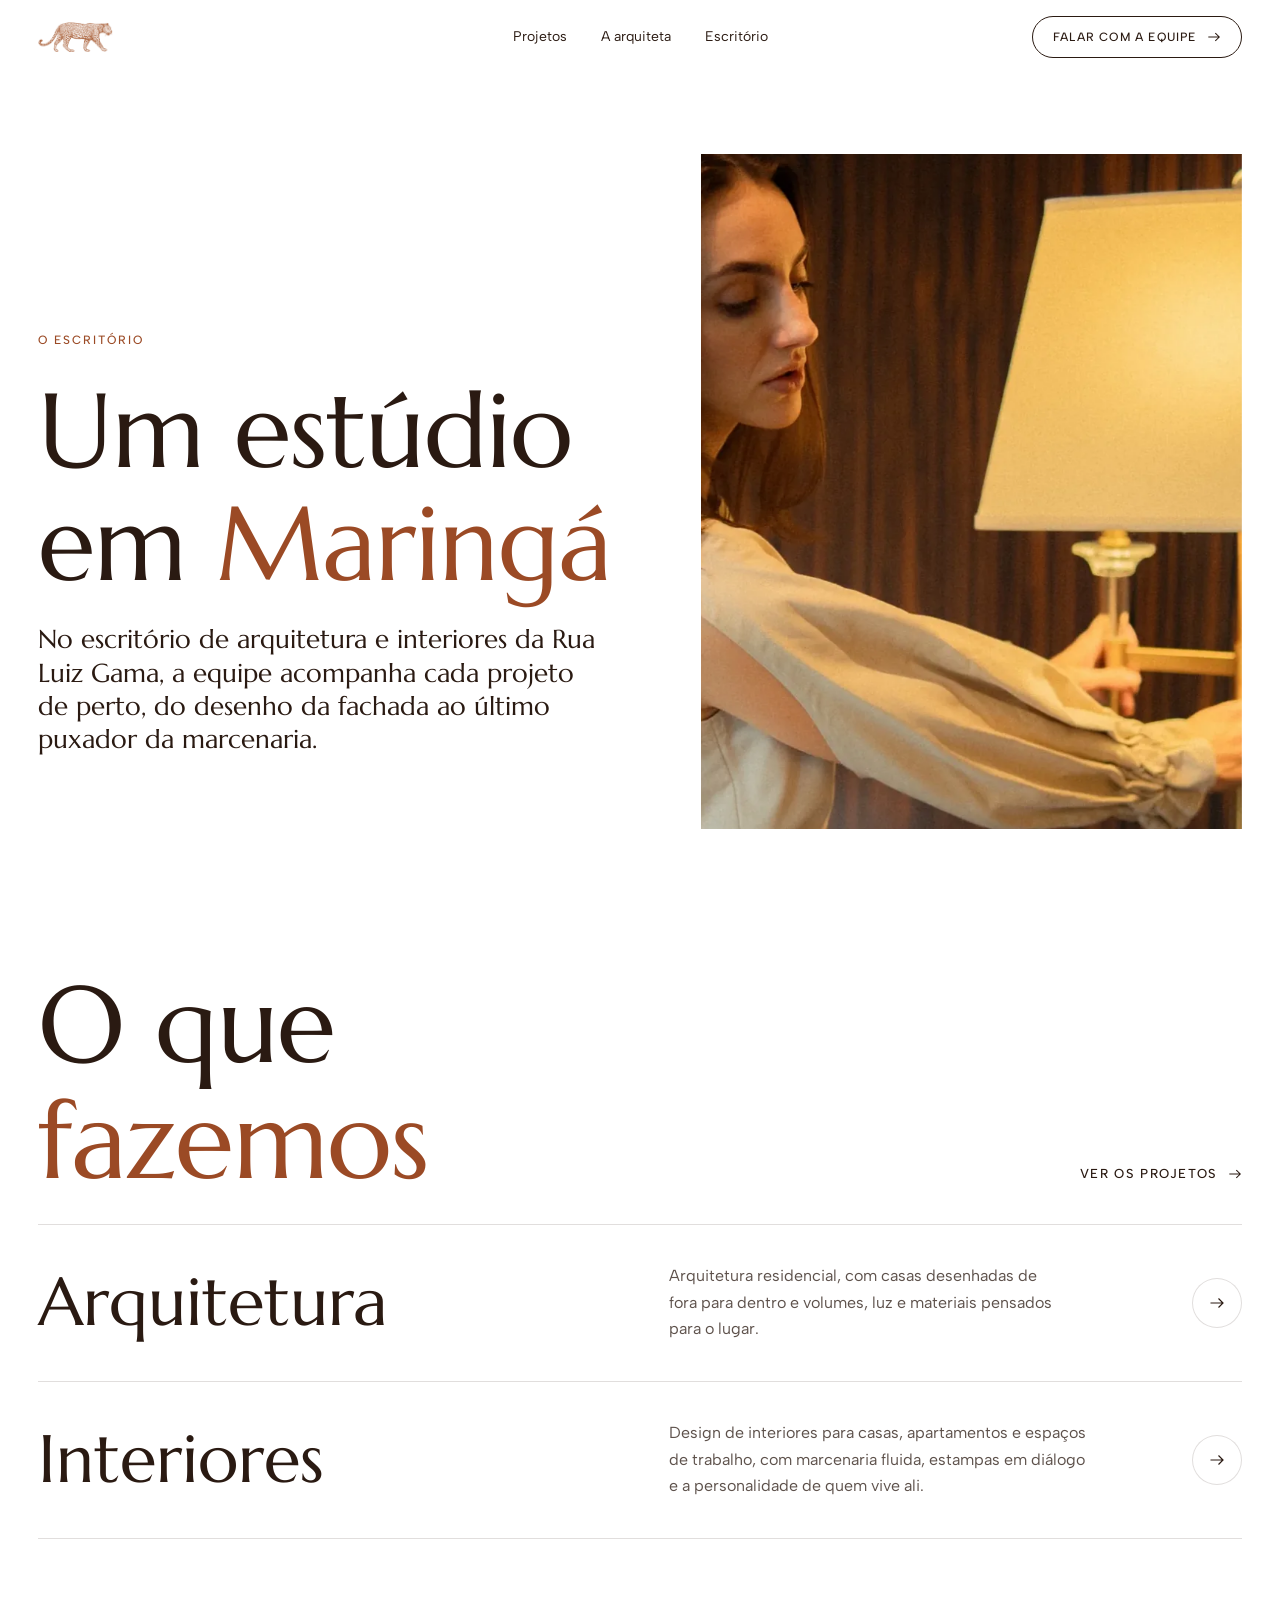
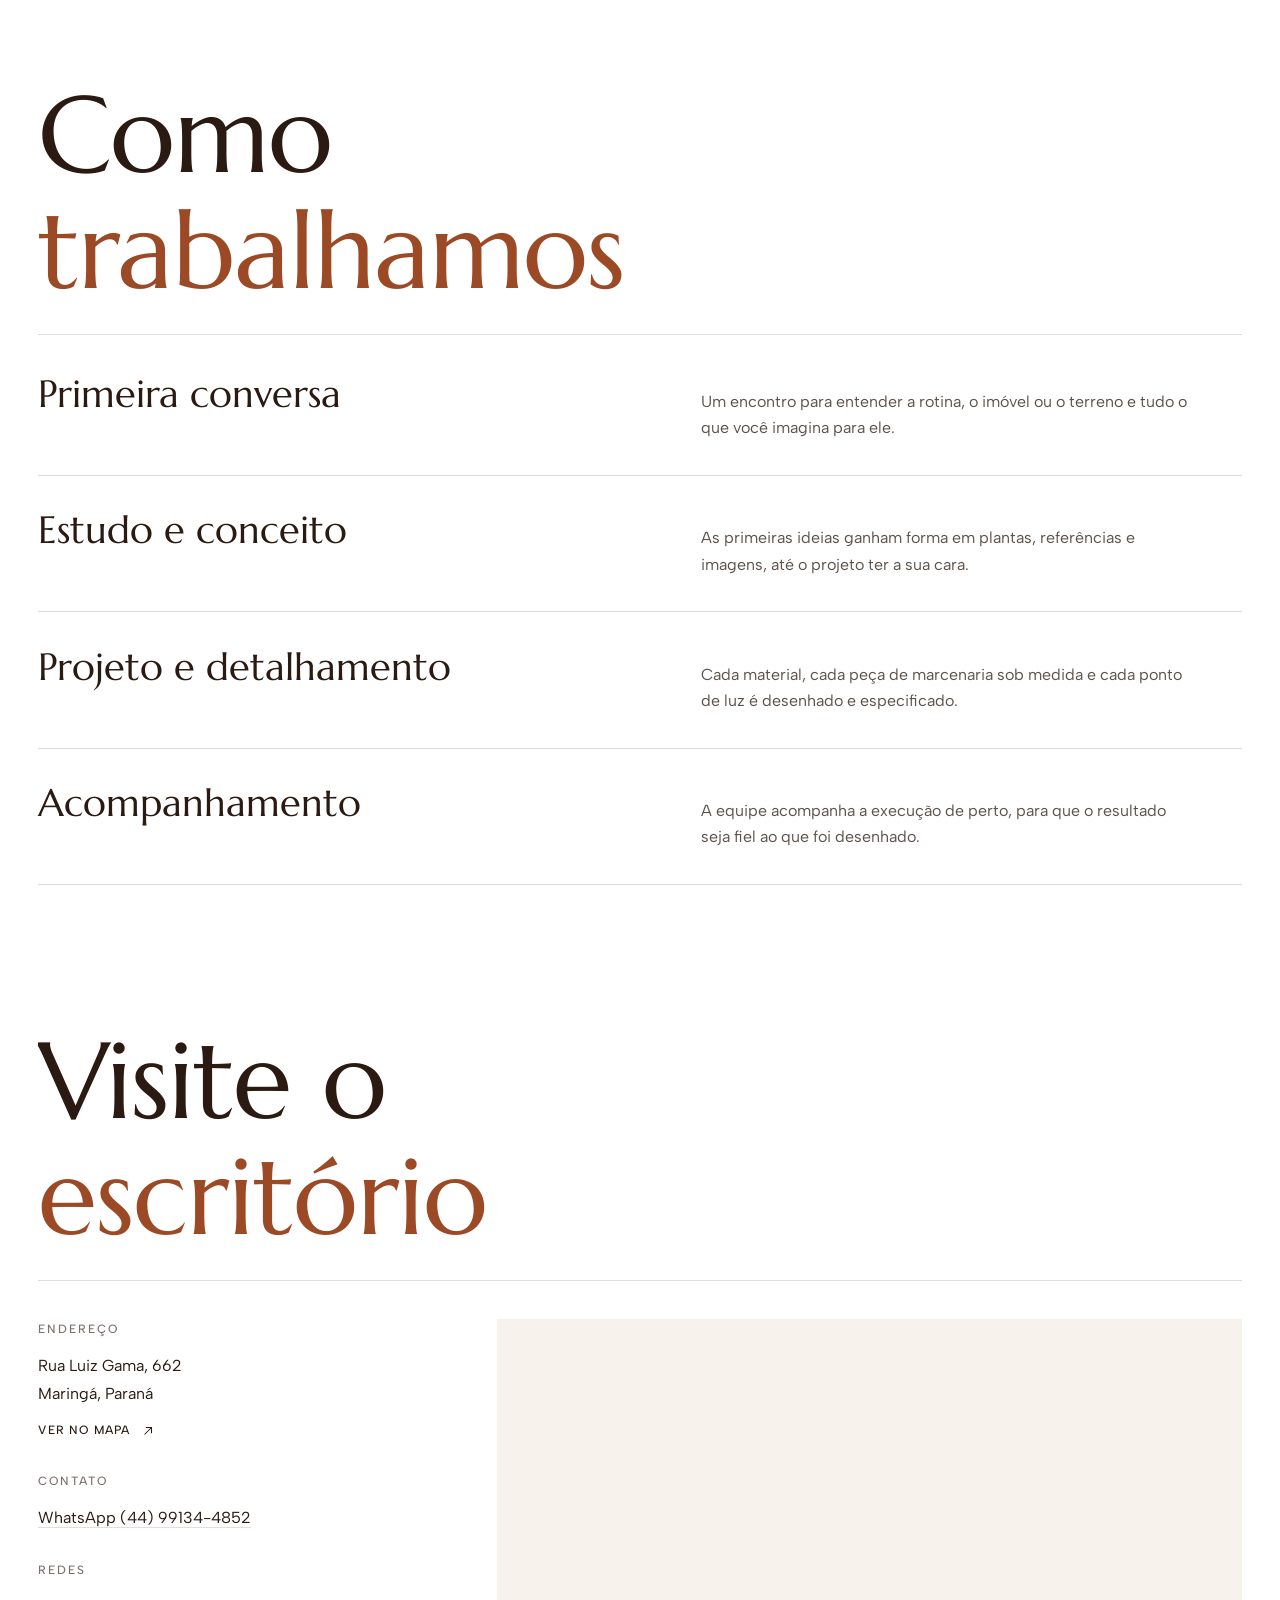
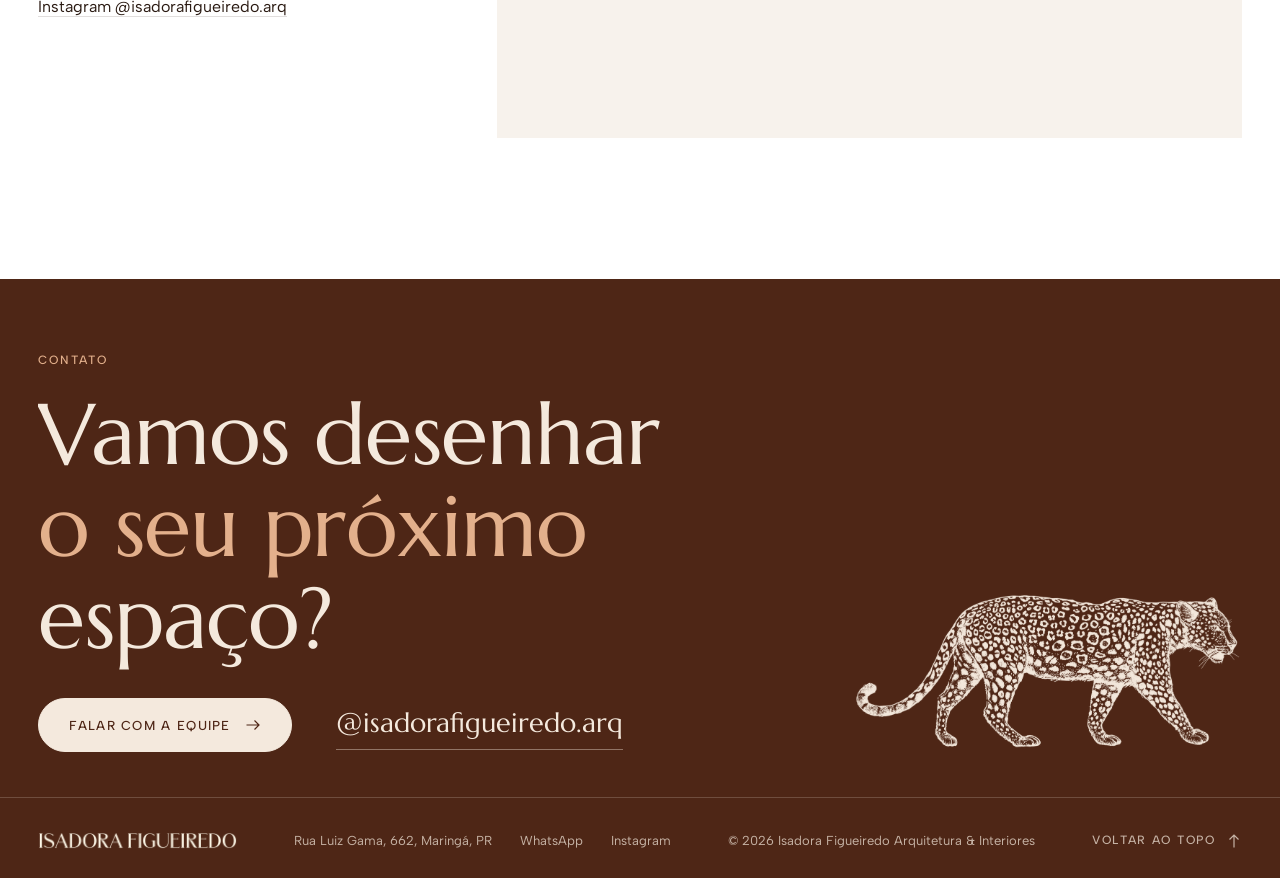
<file: escritorio.html>
<!doctype html>
<html lang="pt-BR">
<head>
  <meta charset="utf-8">
  <meta name="viewport" content="width=device-width, initial-scale=1">
  <title>Escritório de arquitetura em Maringá | Isadora Figueiredo</title>
  <meta name="description" content="Escritório de arquitetura e interiores na Rua Luiz Gama, 662, em Maringá, PR. Veja como trabalhamos, do primeiro encontro ao acompanhamento da obra.">
  <meta name="theme-color" content="#ffffff">
  <meta property="og:type" content="website">
  <meta property="og:locale" content="pt_BR">
  <meta property="og:title" content="Escritório de arquitetura em Maringá | Isadora Figueiredo">
  <meta property="og:description" content="Escritório de arquitetura e interiores na Rua Luiz Gama, 662, em Maringá, PR. Veja como trabalhamos, do primeiro encontro ao acompanhamento da obra.">
  <meta property="og:site_name" content="Isadora Figueiredo Arquitetura e Interiores">
  <link rel="canonical" href="https://isadora-tavares-arquitetura.vercel.app/escritorio.html">
  <meta property="og:url" content="https://isadora-tavares-arquitetura.vercel.app/escritorio.html">
  <meta property="og:image" content="https://isadora-tavares-arquitetura.vercel.app/assets/og.jpg">
  <meta property="og:image:secure_url" content="https://isadora-tavares-arquitetura.vercel.app/assets/og.jpg">
  <meta property="og:image:type" content="image/jpeg">
  <meta property="og:image:width" content="1200">
  <meta property="og:image:height" content="630">
  <meta property="og:image:alt" content="Isadora Figueiredo Arquitetura e Interiores, com a piscina da Residência L&amp;M ao fundo">
  <meta name="twitter:card" content="summary_large_image">
  <meta name="twitter:title" content="Escritório de arquitetura em Maringá | Isadora Figueiredo">
  <meta name="twitter:description" content="Escritório de arquitetura e interiores na Rua Luiz Gama, 662, em Maringá, PR. Veja como trabalhamos, do primeiro encontro ao acompanhamento da obra.">
  <meta name="twitter:image" content="https://isadora-tavares-arquitetura.vercel.app/assets/og.jpg">
  <script type="application/ld+json">
  {
    "@context": "https://schema.org",
    "@type": "ProfessionalService",
    "name": "Isadora Figueiredo Arquitetura e Interiores",
    "description": "Escritório de arquitetura e design de interiores em Maringá, Paraná, com projetos residenciais, apartamentos e espaços de trabalho.",
    "image": "https://isadora-tavares-arquitetura.vercel.app/assets/og.jpg",
    "url": "https://isadora-tavares-arquitetura.vercel.app/",
    "logo": "https://isadora-tavares-arquitetura.vercel.app/assets/brand/jaguar-clay.webp",
    "telephone": "+55 44 99134-4852",
    "address": {
      "@type": "PostalAddress",
      "streetAddress": "Rua Luiz Gama, 662",
      "addressLocality": "Maringá",
      "addressRegion": "PR",
      "addressCountry": "BR"
    },
    "areaServed": [
      "Maringá",
      "Paraná",
      "Brasil"
    ],
    "employee": {
      "@type": "Person",
      "name": "Isadora Figueiredo",
      "jobTitle": "Arquiteta"
    },
    "knowsAbout": [
      "Arquitetura residencial",
      "Design de interiores",
      "Projeto de interiores",
      "Marcenaria sob medida"
    ],
    "sameAs": [
      "https://www.instagram.com/isadorafigueiredo.arq/"
    ]
  }
  </script>
  <link rel="icon" href="assets/brand/favicon.png" type="image/png">
  <link rel="apple-touch-icon" href="assets/brand/apple-touch-icon.png">
  <link rel="preconnect" href="https://fonts.googleapis.com">
  <link rel="preconnect" href="https://fonts.gstatic.com" crossorigin>
  <link rel="preload" as="style" href="https://fonts.googleapis.com/css2?family=Albert+Sans:wght@300..600&amp;family=Marcellus&amp;display=swap" onload="this.onload=null;this.rel='stylesheet'">
  <noscript><link rel="stylesheet" href="https://fonts.googleapis.com/css2?family=Albert+Sans:wght@300..600&amp;family=Marcellus&amp;display=swap"></noscript>
  <style>@supports (interpolate-size: allow-keywords){:root{interpolate-size: allow-keywords}}html.lenis,html.lenis body{height: auto}.lenis:not(.lenis-autoToggle).lenis-stopped{overflow: clip}.lenis [data-lenis-prevent],.lenis [data-lenis-prevent-wheel],.lenis [data-lenis-prevent-touch],.lenis [data-lenis-prevent-vertical],.lenis [data-lenis-prevent-horizontal]{overscroll-behavior: contain}.lenis.lenis-smooth iframe{pointer-events: none}.lenis.lenis-autoToggle{transition-property: overflow;transition-duration: 1ms;transition-behavior: allow-discrete}:root{--white: #ffffff;--paper: #f7f2ec;--ink: #2a1a12;--ink-soft: rgba(42,26,18,.76);--ink-faint: rgba(42,26,18,.62);--line: rgba(42,26,18,.14);--clay: #9b4a25;--clay-soft: #e3b08c;--earth: #4e2616;--cream: #f4e9dd;--line-dark: rgba(244,233,221,.2);--muted-dark: rgba(244,233,221,.72);--display: "Marcellus","Trajan Pro",Georgia,serif;--sans: "Albert Sans","Helvetica Neue",Arial,sans-serif;--gutter: clamp(18px,3vw,56px);--s-section: clamp(88px,11vw,200px);--s-block: clamp(48px,6vw,96px);--s-head: clamp(28px,3vw,48px);--s-top: clamp(116px,12vw,200px);--ease: cubic-bezier(0.22,1,0.36,1);--ease-io: cubic-bezier(0.76,0,0.24,1)}*,*::before,*::after{box-sizing: border-box}html{-webkit-text-size-adjust: 100%}body{margin: 0;background: var(--white);color: var(--ink);font-family: var(--sans);font-weight: 400;font-size: 16px;line-height: 1.65;-webkit-font-smoothing: antialiased;overflow-x: hidden}img,video{display: block;max-width: 100%;height: auto}a{color: inherit;text-decoration: none}button{font: inherit;color: inherit;background: none;border: 0;padding: 0;cursor: pointer}h1,h2,h3,h4,p,figure,ul{margin: 0}ul{padding: 0;list-style: none}em{font-style: normal;color: var(--clay)}::selection{background: var(--clay);color: var(--white)}:focus-visible{outline: 1px solid currentColor;outline-offset: 4px}[tabindex="-1"]:focus{outline: none}p,li,dd,figcaption,blockquote{text-wrap: pretty}h1,h2,h3,h4{text-wrap: balance}html.is-intro,html.is-locked{overflow: hidden}.wrap{padding-inline: var(--gutter);max-width: 1920px;margin-inline: auto}.eyebrow{font-size: 12px;font-weight: 500;letter-spacing: .16em;text-transform: uppercase;color: var(--clay)}.display{font-family: var(--display);font-weight: 400;letter-spacing: -.01em;line-height: 1.02}.section{padding-block: var(--s-section)}.section + .section{padding-top: 0}.lead{font-family: var(--display);font-size: clamp(22px,2vw,32px);line-height: 1.3;color: var(--ink)}.i{width: 16px;height: 16px;flex: none;transition: transform .5s var(--ease)}.btn{position: relative;display: inline-flex;align-items: center;justify-content: center;gap: 14px;height: 54px;padding: 0 30px;border: 1px solid currentColor;border-radius: 999px;font-size: 13px;font-weight: 500;letter-spacing: .1em;text-transform: uppercase;line-height: 1;white-space: nowrap;overflow: hidden;isolation: isolate;transition: color .6s var(--ease),border-color .6s var(--ease)}.btn::before{content: "";position: absolute;inset: 0;z-index: -1;background: var(--ink);border-radius: inherit;transform: translateY(101%);transition: transform .6s var(--ease-io)}.btn:hover::before{transform: none}.btn:hover{color: var(--white);border-color: var(--ink)}.btn:hover .i{transform: translateX(4px)}.btn--solid{background: var(--clay);border-color: var(--clay);color: var(--white)}.btn--light{color: var(--white);border-color: rgba(255,255,255,.7)}.btn--light::before{background: var(--white)}.btn--light:hover{color: var(--ink);border-color: var(--white)}.btn--sm{height: 42px;padding: 0 20px;font-size: 12px;gap: 10px}.btn--sm .i{width: 14px;height: 14px}.icon-btn{width: 50px;height: 50px;flex: none;border: 1px solid var(--line);border-radius: 50%;display: inline-grid;place-items: center;background: var(--white);color: var(--ink);transition: background-color .5s var(--ease),color .5s var(--ease),border-color .5s var(--ease)}.icon-btn:hover{background: var(--ink);color: var(--white);border-color: var(--ink)}.link-arrow{position: relative;display: inline-flex;align-items: center;gap: 10px;font-size: 13px;font-weight: 500;letter-spacing: .1em;text-transform: uppercase;transition: color .4s var(--ease)}.link-arrow::after,.footer__links a::after,.menu__links a::after,.contact__link::after{content: "";position: absolute;left: 0;right: 0;bottom: -5px;height: 1px;background: currentColor;transform: scaleX(0);transform-origin: right;transition: transform .5s var(--ease)}.footer__links a,.menu__links a{position: relative;justify-self: start;transition: color .4s var(--ease)}.menu__links a{align-self: flex-start}:is(.link-arrow,.footer__links a,.menu__links a,.contact__link,.header__nav a):is(:active,.is-tap)::after{transform: scaleX(1);transform-origin: left}.link-arrow:is(:active,.is-tap){color: var(--clay)}:is(.footer__links a,.menu__links a,.contact__link):is(:active,.is-tap){color: var(--clay-soft)}.header.is-solid .header__nav a:is(:active,.is-tap){color: var(--clay)}@media (hover: hover){:is(.link-arrow,.footer__links a,.menu__links a,.contact__link):hover::after{transform: scaleX(1);transform-origin: left}.link-arrow:hover{color: var(--clay)}:is(.footer__links a,.menu__links a):hover{color: var(--clay-soft)}.header.is-solid .header__nav a:hover{color: var(--clay)}}.btn:is(:active,.is-tap)::before{transform: none}.btn:is(:active,.is-tap){color: var(--white);border-color: var(--ink)}.btn--light:is(:active,.is-tap),.header:not(.is-solid) .btn:is(:active,.is-tap){color: var(--ink);border-color: var(--white)}.link-arrow .i{width: 14px;height: 14px}.link-arrow:hover .i{transform: translateX(4px)}.link-arrow--out:hover .i{transform: translate(2px,-2px)}.intro{position: fixed;inset: 0;z-index: 200;background: var(--white);display: grid;place-items: center;clip-path: inset(0 0 0 0);transition: clip-path 1.2s var(--ease-io)}.intro__stage{display: grid;justify-items: center;width: min(230px,56vw);transition: transform 1.2s var(--ease-io),opacity .7s var(--ease)}.intro__jag{width: 38%;opacity: 0;animation: fade 1.1s .1s var(--ease) forwards}.intro__word{width: 100%;margin-top: 18px;opacity: 0;animation: fade 1.1s .3s var(--ease) forwards}.intro__tag{width: 60%;margin-top: 8px;opacity: 0;animation: fade 1.1s .5s var(--ease) forwards}.intro.is-leaving{clip-path: inset(0 0 100% 0)}.intro.is-leaving .intro__stage{transform: translateY(-8vh);opacity: 0}.intro.is-gone{display: none}@keyframes fade{from{opacity: 0;transform: translateY(14px)}to{opacity: 1;transform: none}}.header{position: fixed;inset: 0 0 auto 0;z-index: 50;color: var(--white);transition: background-color .5s var(--ease),color .5s var(--ease),transform .5s var(--ease)}.header__inner{display: grid;grid-template-columns: 1fr auto 1fr;align-items: center;padding-block: 16px}.header__logo{display: inline-flex;align-items: center;justify-self: start}.header__logo img{height: 30px;width: auto;filter: brightness(0) invert(1);transition: filter .5s var(--ease)}.header__nav{display: flex;gap: 34px;font-size: 14px}.header__nav a{position: relative}.header__nav a::after{content: "";position: absolute;left: 0;right: 0;bottom: -3px;height: 1px;background: currentColor;transform: scaleX(0);transform-origin: right;transition: transform .5s var(--ease)}.header__nav a:hover::after{transform: scaleX(1);transform-origin: left}.header__cta{justify-self: end}.header__menu{display: none;justify-self: end;flex-direction: column;justify-content: center;align-items: flex-end;gap: 7px;width: 44px;height: 44px;margin-right: -8px;padding: 0 8px}.header__menu span{display: block;width: 26px;height: 1.5px;background: currentColor;border-radius: 1px;transition: width .45s var(--ease)}.header__menu span:nth-child(2){width: 18px}.header__menu:hover span:nth-child(2){width: 26px}.header:not(.is-solid) .btn::before{background: var(--white)}.header:not(.is-solid) .btn:hover{color: var(--ink);border-color: var(--white)}.header.is-solid{background: var(--white);color: var(--ink)}.header.is-solid .header__logo img{filter: none}.header.is-hidden{transform: translateY(-100%)}.header.is-fadein{transition: none;animation: headerFade .9s var(--ease) both}@keyframes headerFade{from{opacity: 0}to{opacity: 1}}.menu{position: fixed;inset: 0;z-index: 60;background: var(--ink);color: var(--cream);display: flex;flex-direction: column;justify-content: space-between;gap: 32px;padding: 16px var(--gutter) 32px;clip-path: inset(0 0 100% 0);transition: clip-path .7s var(--ease-io)}.menu.is-open{clip-path: inset(0 0 0 0)}.menu__top{display: flex;justify-content: space-between;align-items: center}.menu__logo{height: 28px;width: auto;filter: brightness(0) invert(.93) sepia(.25)}.menu .icon-btn{background: transparent;color: var(--cream);border-color: var(--line-dark)}.menu .icon-btn:hover{background: var(--cream);color: var(--ink);border-color: var(--cream)}.menu__links{display: flex;flex-direction: column;gap: 4px}.menu__links a{font-family: var(--display);font-size: clamp(40px,11vw,68px);line-height: 1.12}.menu__foot{display: grid;gap: 22px;font-size: 14px;color: var(--muted-dark)}.menu__foot .btn{justify-self: start;color: var(--cream)}.menu__foot .btn::before{background: var(--cream)}.menu__foot .btn:hover{color: var(--ink);border-color: var(--cream)}.start{position: fixed;inset: 0;z-index: 80;visibility: hidden;transition: visibility 0s .7s}.start.is-open{visibility: visible;transition: none}.start__scrim{position: absolute;inset: 0;background: rgba(30,16,9,.5);opacity: 0;transition: opacity .6s var(--ease);cursor: pointer}.start.is-open .start__scrim{opacity: 1}.start__card{position: absolute;top: 12px;right: 12px;bottom: 12px;width: min(540px,calc(100% - 24px));background: var(--white);color: var(--ink);border-radius: 6px;display: flex;flex-direction: column;padding: 24px clamp(22px,3vw,40px) 32px;overflow-y: auto;overflow-x: hidden;transform: translateX(calc(100% + 24px));transition: transform .7s var(--ease-io)}.start.is-open .start__card{transform: none}.start__top{display: flex;justify-content: space-between;align-items: center}.start__top .icon-btn{width: 44px;height: 44px}.start__form{display: grid;gap: 18px;margin-top: auto;padding-top: 28px}.start__title{font-family: var(--display);font-weight: 400;line-height: 1.08;font-size: clamp(32px,3vw,44px)}.start__lead{color: var(--ink-soft);margin-top: -6px}.field{display: grid;gap: 8px;border: 0;padding: 0;margin: 0;min-width: 0}.field > span,.field legend{font-size: 12px;font-weight: 500;letter-spacing: .14em;text-transform: uppercase;color: var(--ink-faint);padding: 0}.field legend{margin-bottom: 10px}.field input,.field textarea{width: 100%;font: inherit;font-size: 16px;color: var(--ink);background: transparent;border: 0;border-bottom: 1px solid var(--line);border-radius: 0;padding: 8px 0 10px;outline: none;resize: vertical;transition: border-color .3s}.field input:focus,.field textarea:focus{border-color: var(--ink)}.field textarea::placeholder{color: var(--ink-faint)}.field-row{display: grid;grid-template-columns: 1fr 1fr;gap: 20px}.chips{display: flex;flex-wrap: wrap;gap: 8px}.chips label{position: relative}.chips input{position: absolute;inset: 0;width: 100%;height: 100%;margin: 0;opacity: 0;pointer-events: none}.chips span{display: inline-flex;align-items: center;height: 40px;padding: 0 16px;border: 1px solid var(--line);border-radius: 999px;font-size: 14px;cursor: pointer;transition: background-color .3s,color .3s,border-color .3s}.chips label:hover span{border-color: var(--ink)}.chips input:checked + span{background: var(--ink);border-color: var(--ink);color: var(--white)}.chips input:focus-visible + span{outline: 1px solid var(--ink);outline-offset: 3px}.start__form .btn{justify-self: start;margin-top: 6px}.start__alt{display: flex;flex-wrap: wrap;gap: 8px 22px;margin-top: 26px;padding-top: 20px;border-top: 1px solid var(--line);font-size: 14px;color: var(--ink-soft)}.start__alt a{border-bottom: 1px solid var(--line);transition: border-color .3s,color .3s}.start__alt a:hover{color: var(--ink);border-color: var(--ink)}.hero{position: relative;height: 100vh;height: 100svh;min-height: 600px;color: var(--white);overflow: hidden;background: var(--earth)}.hero__media{position: absolute;inset: 0}.hero__media img{position: absolute;inset: 0;width: 100%;height: 100%;object-fit: cover;opacity: 0;transition: opacity 2s var(--ease-io)}.hero__media img.is-active{opacity: 1}@keyframes heroZoom{from{transform: scale(1.1)}to{transform: scale(1)}}.hero::after,.p-hero::after{content: "";position: absolute;inset: 0;pointer-events: none;background: linear-gradient(to bottom,rgba(30,16,9,.45) 0%,rgba(30,16,9,0) 24%),linear-gradient(to top,rgba(30,16,9,.7) 0%,rgba(30,16,9,.2) 42%,rgba(30,16,9,0) 66%),rgba(30,16,9,.14)}.hero__row{position: absolute;z-index: 2;left: 0;right: 0;top: 38%;display: grid;grid-template-columns: repeat(24,1fr);column-gap: 20px;align-items: start;padding-top: 22px;border-top: 1px solid rgba(255,255,255,.32);opacity: 0;transition: opacity 1.4s .5s var(--ease)}.is-ready .hero__row{opacity: 1}.hero__mission{grid-column: 1 / 9;font-family: var(--display);font-size: clamp(20px,1.7vw,34px);line-height: 1.32}.hero__link{grid-column: 21 / 25;justify-self: end}.hero__content{position: absolute;inset: auto 0 0 0;z-index: 2;display: flex;justify-content: space-between;align-items: end;gap: 40px;padding-bottom: clamp(26px,3.2vw,52px)}.hero__title{font-family: var(--display);font-weight: 400;font-size: clamp(40px,5.8vw,140px);line-height: 1.02;letter-spacing: -.015em}.hero__title em{color: var(--clay-soft)}.hero__mark{line-height: 0}.hero__mark img{display: block;width: clamp(290px,58vw,1320px);height: auto;filter: brightness(0) invert(1)}.hero__now{flex: none;padding-bottom: .9em;font-size: 12px;font-weight: 500;letter-spacing: .16em;text-transform: uppercase;opacity: 0;transition: opacity 1.2s .8s var(--ease)}.is-ready .hero__now{opacity: 1}[data-hero-name]{transition: opacity .6s var(--ease)}[data-hero-name].is-swap{opacity: 0}.hero__name{position: absolute;left: 0;right: 0;bottom: clamp(14px,2.2vw,36px);z-index: 2;padding-inline: clamp(12px,1.8vw,32px)}.hero__name h1{margin: 0;line-height: 0}.hero__word > .hero__word--l1,.hero__word > .hero__word--l2{display: none}.hero__name img{display: block;width: 100%;height: auto;filter: brightness(0) invert(1)}.hero__tag{margin: 0 0 clamp(4px,.9vw,16px) clamp(2px,.35vw,8px);line-height: 0;opacity: 0;transition: opacity 1.4s .5s var(--ease)}.hero__name .hero__tag img{width: clamp(170px,21vw,460px)}.is-ready .hero__tag{opacity: 1}.ln{display: block;overflow: hidden;padding-block: .06em .14em;margin-block: -.06em -.14em}.ln > span{display: block;transform: translateY(115%);transition: transform 1.4s var(--ease)}html.is-intro .hero .ln > span{transform: none;transition: none}html.is-snap .hero .ln > span{transition: none}.is-ready .hero .ln > span,.is-ready .p-hero .ln > span{transform: none}.is-ready .hero .ln:nth-child(2) > span{transition-delay: .12s}.reveal{opacity: 0;transform: translateY(30px);transition: opacity 1.3s var(--ease),transform 1.3s var(--ease)}.reveal.is-in{opacity: 1;transform: none}.reveal-d1{transition-delay: .08s}.reveal-d2{transition-delay: .16s}.reveal-lines.is-in .ln > span{transform: none}.reveal-lines.is-in .ln:nth-child(2) > span{transition-delay: .1s}.reveal-lines.is-in .ln:nth-child(3) > span{transition-delay: .2s}.reveal-lines.is-in .ln:nth-child(4) > span{transition-delay: .3s}.img-reveal .frame{clip-path: inset(100% 0 0 0);transition: clip-path 1.6s var(--ease-io)}.img-reveal .frame img{scale: 1.22;transition: scale 2.2s var(--ease),opacity .9s var(--ease)}.img-reveal.is-in .frame{clip-path: inset(0 0 0 0)}.img-reveal.is-in .frame img{scale: 1}.frame{position: relative;overflow: hidden;background: var(--paper)}.frame img{position: absolute;left: 0;top: -7%;width: 100%;height: 114%;object-fit: cover;will-change: transform;opacity: 0;transition: opacity .9s var(--ease),scale 1.3s var(--ease)}.frame.is-loaded img{opacity: 1}figcaption{margin-top: 14px;font-size: 12px;font-weight: 500;letter-spacing: .14em;text-transform: uppercase;color: var(--ink-faint)}.ident__grid{display: grid;grid-template-columns: repeat(24,1fr);column-gap: 20px}.ident .eyebrow{grid-column: 1 / 7;padding-top: .9em}.ident__text{grid-column: 7 / 24;font-family: var(--display);font-size: clamp(28px,3.3vw,58px);line-height: 1.2;text-wrap: pretty}[data-words] .w{opacity: .5;transition: opacity .5s linear}[data-words] em .w{opacity: .72}[data-words] .w.on{opacity: 1}.ident__img--a{grid-column: 2 / 11;grid-row: 2;margin-top: clamp(100px,12vw,220px)}.ident__img--a .frame{aspect-ratio: 3 / 4}.ident__img--b{grid-column: 14 / 24;grid-row: 2 / 4;margin-top: clamp(220px,26vw,460px)}.ident__img--b .frame{aspect-ratio: 4 / 5}.ident__img--b .frame img{top: 0;height: 100%;object-position: center top}.ident__side{grid-column: 3 / 10;grid-row: 3;margin-top: clamp(48px,5vw,90px);font-size: clamp(18px,1.35vw,21px);line-height: 1.6;color: rgba(42,26,18,.88);max-width: 440px}.section__head{display: flex;justify-content: space-between;align-items: end;gap: 24px 32px;flex-wrap: wrap;padding-bottom: clamp(20px,2.2vw,32px);margin-bottom: var(--s-head);border-bottom: 1px solid var(--line)}.section__head h2{font-size: clamp(52px,8.4vw,160px)}.section__head .link-arrow{padding-bottom: .9em}.works__grid{display: grid;grid-template-columns: repeat(24,1fr);column-gap: 20px;row-gap: var(--s-block)}.work{display: block}.work .frame img{transition: scale 1.4s var(--ease),opacity .9s var(--ease)}.work:hover .frame img{scale: 1.04}.work__cap{display: grid;gap: 6px;margin-top: 14px}.work__cap h3{font-family: var(--display);font-weight: 400;font-size: clamp(20px,1.6vw,30px);line-height: 1.2}.work__cap p{font-size: 12px;font-weight: 500;letter-spacing: .14em;text-transform: uppercase;color: var(--ink-faint)}.work--a1{grid-column: 1 / 14;grid-row: 1 / 3}.work--a1 .frame{aspect-ratio: 1 / 1.1}.work--a2{grid-column: 15 / 20;grid-row: 1}.work--a3{grid-column: 20 / 25;grid-row: 1}.work--a2 .frame,.work--a3 .frame{aspect-ratio: 4 / 5}.work--a4{grid-column: 15 / 25;grid-row: 2;align-self: end}.work--a4 .frame{aspect-ratio: 3 / 2}.work--b1{grid-column: 3 / 10;grid-row: 3;align-self: end}.work--b1 .frame{aspect-ratio: 4 / 5}.work--b2{grid-column: 11 / 25;grid-row: 3;margin-top: clamp(60px,10vw,180px)}.work--b2 .frame{aspect-ratio: 16 / 10}.work--b3{grid-column: 6 / 19;grid-row: 4}.work--b3 .frame{aspect-ratio: 16 / 11}.cta__inner{display: grid;justify-items: center;text-align: center}.cta__jag{width: clamp(84px,7vw,110px);margin-bottom: var(--s-head)}.cta h2{font-size: clamp(40px,5.6vw,104px);text-wrap: balance}.cta__row{display: grid;justify-items: center;gap: var(--s-head);margin-top: var(--s-head)}.cta__row p{max-width: 640px;color: var(--ink-soft);font-size: 17px}.mosaic{position: relative;display: grid;grid-template-columns: 2fr 1fr 1fr;grid-template-rows: 1fr 1fr;gap: 8px;height: clamp(380px,64vh,700px)}.mosaic__item{position: relative;overflow: hidden;background: var(--paper);display: block;width: 100%;height: 100%}.mosaic__item:first-child{grid-row: 1 / 3}.mosaic__item img{width: 100%;height: 100%;object-fit: cover;transition: scale 1.4s var(--ease),filter .6s var(--ease)}.mosaic__item:hover img{scale: 1.035}.mosaic:has(.mosaic__item:hover) .mosaic__item:not(:hover) img{filter: brightness(.86)}.mosaic__all{position: absolute;right: 18px;bottom: 18px;z-index: 2;display: inline-flex;align-items: center;gap: 10px;height: 44px;padding: 0 18px;border-radius: 999px;background: var(--white);color: var(--ink);font-size: 12px;font-weight: 500;letter-spacing: .1em;text-transform: uppercase;box-shadow: 0 6px 24px rgba(42,26,18,.14);transition: background-color .4s var(--ease),color .4s var(--ease)}.mosaic__all:hover{background: var(--ink);color: var(--white)}.mosaic__dots{display: none}.gteaser__foot{display: flex;justify-content: space-between;align-items: center;gap: 16px 32px;flex-wrap: wrap;margin-top: 24px}.gteaser__foot p{color: var(--ink-soft)}.about__grid{display: grid;grid-template-columns: repeat(24,1fr);column-gap: 20px;align-items: start}.about__img{grid-column: 1 / 12;position: sticky;top: 90px}.about__img .frame{aspect-ratio: auto;height: clamp(420px,calc(100svh - 180px),1000px)}.about__text{grid-column: 14 / 23;display: grid;gap: 24px;padding-top: clamp(120px,30svh,340px);font-size: 17px;color: var(--ink-soft)}.about__text h2{font-size: clamp(52px,6.6vw,124px);color: var(--ink);margin-block: 4px 16px}.about__text .link-arrow{justify-self: start;margin-top: 12px}.more-btn{display: none}.office__top{--pin-h: clamp(420px,calc(100svh - 180px),1000px);--pin-frame: min(var(--pin-h),calc(((100cqw - 460px) / 24 * 10 + 180px) * 1141 / 874));container-type: inline-size;display: grid;grid-template-columns: repeat(24,1fr);column-gap: 20px;align-items: start}.office__intro{grid-column: 1 / 13;display: grid;gap: 28px;box-sizing: content-box;min-height: var(--pin-frame);align-content: end;padding-bottom: max(0px,calc(var(--pin-frame) - var(--pin-t,var(--pin-frame))))}.office__intro h2{font-size: clamp(44px,5.6vw,108px)}.office__lead{max-width: 480px;font-size: 17px;color: var(--ink-soft)}.office__img{grid-column: 15 / 25;position: sticky;top: 90px}.office__img .frame{aspect-ratio: 874 / 1141;width: min(100%,calc(var(--pin-h) * 874 / 1141));margin-left: auto}.office__img .frame img{top: 0;height: 100%}.office__info{display: grid;grid-template-columns: repeat(3,1fr);gap: 32px 24px;margin-top: var(--s-block);padding-top: 28px;border-top: 1px solid var(--line);font-size: 16px;line-height: 1.75}.office__info h3{margin-bottom: 12px;font-weight: 500;font-size: 12px;letter-spacing: .16em;text-transform: uppercase;color: var(--ink-faint)}.office__info a:not(.link-arrow){border-bottom: 1px solid var(--line);transition: border-color .3s}.office__info a:not(.link-arrow):hover{border-color: var(--ink)}.office__info .link-arrow{margin-top: 12px;font-size: 12px}.office__more{display: flex;justify-content: flex-end;margin-top: var(--s-head)}.fronts{border-top: 1px solid var(--line)}.fronts li{border-bottom: 1px solid var(--line)}.fronts a{display: grid;grid-template-columns: 11fr 9fr auto;align-items: center;gap: 32px;padding: clamp(26px,3vw,44px) 0}.fronts__name{font-family: var(--display);font-size: clamp(38px,5.2vw,96px);line-height: 1.05;transition: transform .8s var(--ease),color .6s var(--ease)}.fronts__desc{max-width: 420px;color: var(--ink-soft)}.fronts a:hover .fronts__name{transform: translateX(24px);color: var(--clay)}.fronts a:hover .icon-btn{background: var(--clay);border-color: var(--clay);color: var(--white)}.fronts__float{position: fixed;left: 0;top: 0;z-index: 40;width: clamp(220px,20vw,340px);aspect-ratio: 4 / 5;overflow: hidden;pointer-events: none;clip-path: inset(50% 50% 50% 50%);transition: clip-path .7s var(--ease-io)}.fronts__float img{width: 100%;height: 100%;object-fit: cover;scale: 1.2;transition: scale 1s var(--ease)}.fronts__float.is-on{clip-path: inset(0 0 0 0)}.fronts__float.is-on img{scale: 1}.reviews{display: grid;grid-template-columns: repeat(24,1fr);column-gap: 20px}.reviews__side{grid-column: 1 / 7;display: flex;flex-direction: column;justify-content: space-between;gap: 40px}.reviews__side h2{font-size: clamp(40px,4.4vw,80px)}.reviews__ctrl{display: flex;align-items: center;gap: 4px;margin-left: -14px}.reviews__ctrl .icon-btn{border-color: transparent;background: transparent}.reviews__ctrl .icon-btn:hover,.reviews__ctrl .icon-btn:is(:active,.is-tap){background: transparent;color: var(--clay);border-color: transparent}.reviews__count{font-size: 13px;letter-spacing: .1em;font-variant-numeric: tabular-nums;color: var(--ink-faint);min-width: 64px;margin-left: 8px}.reviews__stage{grid-column: 9 / 25;position: relative;display: grid}.review{grid-area: 1 / 1;opacity: 0;visibility: hidden;transition: opacity .8s var(--ease),visibility .8s}.review.is-active{opacity: 1;visibility: visible}.review blockquote{margin: 0;font-family: var(--display);font-size: clamp(26px,2.9vw,50px);line-height: 1.22}.review blockquote::before{content: "\201C"}.review blockquote::after{content: "\201D"}.review figcaption{margin-top: 32px;display: flex;flex-wrap: wrap;gap: 6px 14px;font-size: 13px}.review figcaption b{font-weight: 500;color: var(--ink);letter-spacing: .14em}.review figcaption span{color: var(--ink-faint)}.contact{background: var(--earth);color: var(--cream);padding-top: var(--s-section);overflow: hidden}.contact .eyebrow{color: var(--clay-soft)}.contact__big{font-size: clamp(48px,7.6vw,150px);margin-top: 28px}.contact__big em{color: var(--clay-soft)}.contact__actions{display: flex;align-items: center;gap: 28px 44px;flex-wrap: wrap;margin-top: var(--s-head)}.contact .btn--solid{background: var(--cream);border-color: var(--cream);color: var(--earth)}.contact .btn--solid::before{background: var(--clay-soft)}.contact .btn--solid:hover{color: var(--earth);border-color: var(--clay-soft)}.contact__link{position: relative;font-family: var(--display);font-size: clamp(22px,2.1vw,32px);border-bottom: 1px solid rgba(244,233,221,.4);padding-bottom: 4px;transition: border-color .4s,color .4s}.contact__link::after{bottom: -1px}.footer{margin-top: var(--s-block)}.contact__layout{display: grid;grid-template-columns: repeat(24,1fr);column-gap: 20px;align-items: end}.contact__main{grid-column: 1 / 17}.contact__jag{grid-column: 17 / 25;justify-self: end;width: 100%;max-width: 540px;aspect-ratio: 1073 / 430;margin-bottom: 4px;background: var(--cream);-webkit-mask: center / contain no-repeat;mask: center / contain no-repeat}.contact__jag.is-in{-webkit-mask-image: url("assets/brand/jaguar-clay.webp");mask-image: url("assets/brand/jaguar-clay.webp")}.footer__row{display: flex;justify-content: space-between;align-items: center;gap: 20px 36px;flex-wrap: wrap;padding-block: var(--s-head) 30px;margin-top: var(--s-head);border-top: 1px solid var(--line-dark);font-size: 13px;color: var(--muted-dark)}.footer__word{height: 17px;width: auto;filter: brightness(0) invert(.93) sepia(.25)}.footer__links{display: flex;flex-wrap: wrap;gap: 8px 28px}.footer__top{display: inline-flex;align-items: center;gap: 10px;text-transform: uppercase;letter-spacing: .14em;font-size: 12px;font-weight: 500}.footer__top:hover{color: var(--cream)}.footer__top:hover .i{transform: translateY(-3px)}.sp-hero{display: grid;grid-template-columns: repeat(24,1fr);column-gap: 20px;align-items: end;padding-top: var(--s-top)}.sp-hero__text{grid-column: 1 / 13;display: grid;gap: 26px;padding-bottom: clamp(8px,2vw,32px)}.sp-hero__text h1{font-size: clamp(56px,8.2vw,158px)}.sp-hero__text .lead{max-width: 30ch}.sp-hero__img{grid-column: 14 / 25}.sp-hero__img .frame{aspect-ratio: 4 / 5}.sp-hero--pin{--pin-h: clamp(420px,calc(100svh - var(--s-top) - 32px),1000px);--pin-gap: clamp(8px,2vw,32px);align-items: start}.sp-hero--pin .sp-hero__img{position: sticky;top: 90px}.sp-hero--pin .sp-hero__img .frame{aspect-ratio: 1170 / 1463;width: min(100%,calc(var(--pin-h) * 1170 / 1463));margin-left: auto}.sp-hero--pin .sp-hero__img .frame img{top: 0;height: 100%}.sp-hero--pin .sp-hero__text{box-sizing: content-box;min-height: calc(var(--pin-h) - var(--pin-gap));align-content: end;padding-bottom: max(var(--pin-gap),calc(var(--pin-h) - var(--pin-t,var(--pin-h))))}.sp-wide{margin-top: var(--s-block)}.sp-wide .frame{aspect-ratio: 21 / 9}.sp-cols{display: grid;grid-template-columns: repeat(24,1fr);column-gap: 20px;row-gap: 32px}.sp-cols > .eyebrow{grid-column: 1 / 7;padding-top: .6em}.sp-cols__body{grid-column: 9 / 23;display: grid;gap: 24px;font-size: 17px;color: var(--ink-soft)}.sp-cols__body .lead{font-size: clamp(26px,2.6vw,44px);line-height: 1.22}.sp-quote{text-align: center}.sp-quote blockquote{margin: 0 auto;max-width: 18ch;font-family: var(--display);font-size: clamp(38px,5.6vw,104px);line-height: 1.08}.sp-quote figcaption{margin-top: 28px}.values{display: grid;grid-template-columns: repeat(3,1fr);gap: 20px}.section__head + .values article{padding-top: 0}.section__head + .steps,.section__head + .fronts{border-top: 0}.section__head + .steps li:first-child,.section__head + .fronts li:first-child a{padding-top: 0}.values article{padding-top: 28px;display: grid;gap: 14px;align-content: start}.values h3{font-family: var(--display);font-weight: 400;font-size: clamp(26px,2.2vw,38px);line-height: 1.15}.values p{color: var(--ink-soft);max-width: 34ch}.steps{border-top: 1px solid var(--line)}.steps li{display: grid;grid-template-columns: repeat(24,1fr);column-gap: 20px;align-items: baseline;padding-block: clamp(24px,2.6vw,40px);border-bottom: 1px solid var(--line)}.steps h3{grid-column: 1 / 12;font-family: var(--display);font-weight: 400;font-size: clamp(28px,3vw,54px);line-height: 1.1}.steps p{grid-column: 14 / 24;color: var(--ink-soft)}.map{position: relative;overflow: hidden;background: var(--paper);aspect-ratio: 16 / 9}.map iframe{position: absolute;inset: 0;width: 100%;height: 100%;border: 0;filter: grayscale(.6) sepia(.15) contrast(.95)}.visit{display: grid;grid-template-columns: repeat(24,1fr);column-gap: 20px;row-gap: 40px;align-items: start}.visit__info{grid-column: 1 / 9}.visit__info .office__info{grid-template-columns: 1fr;margin-top: 0;padding-top: 0;border-top: 0;gap: 28px}.visit .map{grid-column: 10 / 25}.team-note{display: grid;grid-template-columns: repeat(24,1fr);column-gap: 20px;row-gap: 32px;align-items: end}.team-note__img{grid-column: 1 / 11}.team-note__img .frame{aspect-ratio: 4 / 5}.team-note__text{grid-column: 13 / 23;display: grid;gap: 24px;font-size: 17px;color: var(--ink-soft)}.team-note__text h2{font-size: clamp(44px,5.4vw,100px);color: var(--ink)}.team-note__text .btn{justify-self: start}.more-works{display: grid;grid-template-columns: repeat(3,1fr);gap: 20px}.more-works .frame{aspect-ratio: 4 / 5}.page-head{padding-top: var(--s-top)}.page-head h1{font-size: clamp(64px,11vw,210px);line-height: .98}.page-head__row{display: flex;justify-content: space-between;align-items: end;gap: 28px 40px;flex-wrap: wrap;margin-top: 30px;padding-bottom: 30px;border-bottom: 1px solid var(--line)}.page-head__row p{max-width: 460px;color: var(--ink-soft);font-size: 17px}.filters{display: flex;flex-wrap: wrap;gap: 8px}.filters button{height: 44px;padding: 0 20px;border: 1px solid var(--line);border-radius: 999px;font-size: 12px;font-weight: 500;letter-spacing: .12em;text-transform: uppercase;color: var(--ink-soft);transition: color .4s,border-color .4s,background-color .4s}.filters button:hover{color: var(--ink);border-color: var(--ink)}.filters button[aria-pressed="true"]{background: var(--ink);border-color: var(--ink);color: var(--white)}.gp{padding-top: var(--s-block);scroll-margin-top: 60px}.gp[hidden]{display: none}.gp__head{display: flex;justify-content: space-between;align-items: end;gap: 16px 32px;flex-wrap: wrap;margin-bottom: 22px}.gp__head h2{font-size: clamp(34px,3.6vw,64px)}.gp__head h2 a{transition: color .4s}.gp__head h2 a:hover{color: var(--clay)}.gp__meta{margin-top: 6px;font-size: 12px;font-weight: 500;letter-spacing: .14em;text-transform: uppercase;color: var(--ink-faint)}.gp__foot{display: flex;justify-content: space-between;align-items: center;gap: 16px;margin-top: 20px}.gp__all{margin-left: auto}.gp__all-short{display: none}.page-head__lead{max-width: 520px;margin-top: var(--s-head);font-size: 17px;color: var(--ink-soft)}.toolbar{display: flex;justify-content: space-between;align-items: center;gap: 14px 32px;flex-wrap: wrap;margin-top: var(--s-head);padding-block: 18px;border-block: 1px solid var(--line)}.tabs{display: flex;flex-wrap: wrap;gap: 12px 28px}.tabs button{position: relative;font-size: 13px;font-weight: 500;letter-spacing: .12em;text-transform: uppercase;color: var(--ink-faint);transition: color .4s var(--ease)}.tabs button::after{content: "";position: absolute;left: 0;right: 0;bottom: -5px;height: 1px;background: currentColor;transform: scaleX(0);transform-origin: right;transition: transform .5s var(--ease)}.tabs button[aria-pressed="true"]{color: var(--ink)}.tabs button[aria-pressed="true"]::after,.tabs button:is(:active,.is-tap)::after{transform: scaleX(1);transform-origin: left}@media (hover: hover){.tabs button:hover{color: var(--ink)}}[data-gallery]:empty{min-height: 100vh;min-height: 100svh}.gallery-end{padding-top: var(--s-section)}.tour{position: fixed;inset: 0;z-index: 110;background: var(--white);overflow-y: auto;overscroll-behavior: contain;transform: translateY(100%);visibility: hidden;transition: transform .8s var(--ease-io),visibility 0s .8s}.tour.is-open{transform: none;visibility: visible;transition: transform .8s var(--ease-io)}.tour__top{position: sticky;top: 0;z-index: 3;background: rgba(255,255,255,.95);backdrop-filter: blur(12px);-webkit-backdrop-filter: blur(12px);border-bottom: 1px solid var(--line)}.tour__bar{display: flex;align-items: center;gap: 18px;padding-block: 14px}.tour__bar .icon-btn{width: 44px;height: 44px}.tour__name{flex: 1;font-family: var(--display);font-size: clamp(20px,1.8vw,28px);line-height: 1.2}.tour__body{padding-bottom: clamp(80px,10vw,160px)}.tour__title{font-size: clamp(40px,5vw,88px);padding-top: clamp(40px,5vw,80px)}.rooms{display: flex;gap: 16px;overflow-x: auto;padding-block: 28px 36px;scrollbar-width: thin;scroll-snap-type: x proximity}.rooms button{flex: 0 0 auto;width: clamp(140px,13vw,200px);text-align: left;scroll-snap-align: start}.rooms .frame{aspect-ratio: 4 / 3}.rooms .frame img{top: 0;height: 100%;transition: scale 1s var(--ease),opacity .9s var(--ease)}.rooms button:hover .frame img{scale: 1.06}.rooms b{display: block;margin-top: 14px;font-weight: 500;font-size: 14px;line-height: 1.35}.rooms small{display: block;margin-top: 6px;font-size: 12px;font-weight: 500;letter-spacing: .14em;text-transform: uppercase;color: var(--ink-faint)}.room{display: grid;grid-template-columns: repeat(24,1fr);column-gap: 20px;padding-block: var(--s-block);border-top: 1px solid var(--line);scroll-margin-top: 90px}.room__head{grid-column: 1 / 7;align-self: start;position: sticky;top: 110px}.room__head h3{font-family: var(--display);font-weight: 400;font-size: clamp(26px,2.3vw,40px);line-height: 1.15}.room__head p{margin-top: 8px;font-size: 12px;font-weight: 500;letter-spacing: .14em;text-transform: uppercase;color: var(--ink-faint)}.room__grid{grid-column: 8 / 25;display: grid;grid-template-columns: 1fr 1fr;gap: 10px}.room__grid button{display: block;width: 100%;cursor: pointer}.room__grid .frame img{top: 0;height: 100%;transition: scale 1.4s var(--ease),opacity .9s var(--ease)}.room__grid button:hover .frame img{scale: 1.03}.room__grid .is-wide{grid-column: 1 / -1}.room__grid .is-target .frame{animation: targetPulse 2.2s var(--ease) both}@keyframes moreIn{from{opacity: 0}to{opacity: 1}}@keyframes targetPulse{0%{box-shadow: 0 0 0 0 rgba(155,74,37,0)}25%{box-shadow: 0 0 0 4px rgba(155,74,37,.55)}100%{box-shadow: 0 0 0 0 rgba(155,74,37,0)}}.p-hero{position: relative;height: 100vh;height: 100svh;min-height: 560px;overflow: hidden;background: var(--earth);color: var(--white)}.p-hero > img{position: absolute;inset: 0;width: 100%;height: 100%;object-fit: cover;animation: heroZoom 2.6s var(--ease) both}.p-hero__content{position: absolute;inset: auto 0 0 0;z-index: 2;display: flex;justify-content: space-between;align-items: end;gap: 24px 40px;flex-wrap: wrap;padding-bottom: clamp(26px,3.2vw,52px)}.p-hero h1{font-size: clamp(52px,8.6vw,170px)}.p-hero__meta{padding-bottom: .9em;font-size: 12px;font-weight: 500;letter-spacing: .16em;text-transform: uppercase;text-align: right;animation: fade 1.2s .5s var(--ease) both}.p-intro{display: grid;grid-template-columns: repeat(24,1fr);column-gap: 20px;row-gap: 48px;align-items: start}.p-back{grid-column: 1 / -1;justify-self: start}.p-back:hover .i{transform: translateX(-4px)}.p-details{grid-column: 1 / 8}.p-details__toggle{display: none}.p-specs{margin: 0;display: grid;grid-template-columns: auto 1fr;border-top: 1px solid var(--line);font-size: 14px}.p-specs dt,.p-specs dd{margin: 0;padding: 13px 0;border-bottom: 1px solid var(--line)}.p-specs dt{color: var(--ink-faint);padding-right: 28px}.p-specs dd{text-align: right}.p-metrics{display: grid;grid-template-columns: repeat(3,1fr);gap: 16px;margin-top: 28px}.p-metrics > div{display: grid;gap: 6px}.p-metrics__num{font-size: clamp(30px,2.6vw,42px);font-weight: 300;letter-spacing: -.04em;line-height: 1;font-variant-numeric: lining-nums tabular-nums}.p-metrics > div > span:not(.p-metrics__num){font-size: 12px;color: var(--ink-faint)}.p-details .is-empty{color: var(--ink-faint)}.p-text{grid-column: 10 / 24;display: grid;gap: 26px}.p-text .lead{font-size: clamp(28px,2.9vw,50px);line-height: 1.2}.p-text p:not(.lead){max-width: 36em;font-size: 17px;color: var(--ink-soft)}.p-tour{padding-top: var(--s-section)}.p-tour h2{font-size: clamp(44px,6vw,110px)}.p-next{position: relative;display: block;height: 86vh;height: 86svh;min-height: 480px;overflow: hidden;color: var(--white);background: var(--earth);margin-top: var(--s-section)}.p-next img{position: absolute;inset: 0;width: 100%;height: 100%;object-fit: cover;transition: scale 1.4s var(--ease)}.p-next:hover img{scale: 1.04}.p-next::after{content: "";position: absolute;inset: 0;background: rgba(30,16,9,.4);transition: background-color .8s var(--ease)}.p-next:hover::after{background: rgba(30,16,9,.52)}.p-next__content{position: absolute;inset: 0;z-index: 2;display: flex;flex-direction: column;justify-content: space-between;padding-block: clamp(24px,3vw,48px)}.p-next .eyebrow{color: var(--clay-soft)}.p-next h2{font-size: clamp(52px,8.6vw,170px)}.p-next__bottom{display: flex;justify-content: space-between;align-items: end;gap: 24px;flex-wrap: wrap}.p-next .btn{color: var(--white);border-color: rgba(255,255,255,.7)}.p-next .btn::before{background: var(--white)}.p-next:hover .btn{color: var(--ink);border-color: var(--white)}.p-next:hover .btn::before{transform: none}.p-next:hover .btn .i{transform: translateX(4px)}.p-missing{min-height: 70vh;display: grid;align-content: center;justify-items: start;gap: 28px;padding-top: 140px}.p-missing h1{font-size: clamp(44px,6vw,96px)}.lb{position: fixed;inset: 0;z-index: 130;background: #1c110b;color: var(--cream);display: grid;grid-template-rows: auto 1fr auto;visibility: hidden;opacity: 0;transition: opacity .6s var(--ease),visibility 0s .6s}.lb.is-open{visibility: visible;opacity: 1;transition: opacity .6s var(--ease)}.lb__top{display: flex;align-items: center;gap: 24px;padding-block: 16px;width: 100%}.lb__name{font-family: var(--display);font-size: clamp(20px,1.8vw,28px);flex: 1;line-height: 1.2}.lb__name small{display: block;font-family: var(--sans);font-size: 12px;font-weight: 500;letter-spacing: .14em;text-transform: uppercase;color: var(--muted-dark);margin-top: 4px}.lb__count{position: absolute;left: 0;right: 0;z-index: 2;text-align: center;font-size: 11px;letter-spacing: .16em;color: var(--muted-dark);font-variant-numeric: tabular-nums;transition: top .5s var(--ease)}.lb .icon-btn{background: transparent;color: var(--cream);border-color: var(--line-dark)}.lb .icon-btn:hover{background: var(--cream);color: var(--ink);border-color: var(--cream)}.lb [data-lb-close],.lb [data-lb-close]:hover,.lb [data-lb-close]:is(:active,.is-tap){border-color: transparent;background: transparent}.lb [data-lb-close]:hover,.lb [data-lb-close]:is(:active,.is-tap){color: var(--clay-soft)}.lb [data-lb-close]{margin-right: -12px}.lb__stage{position: relative;margin: 0 clamp(18px,7vw,120px)}.lb__stage img{position: absolute;inset: 0;width: 100%;height: 100%;object-fit: contain;opacity: 0;transform: scale(1.03);transition: opacity .7s var(--ease),transform 1s var(--ease)}.lb__stage img.is-active{opacity: 1;transform: none}.lb__nav{position: absolute;top: 50%;translate: 0 -50%;z-index: 2}.lb__nav--prev{left: clamp(10px,2vw,36px)}.lb__nav--next{right: clamp(10px,2vw,36px)}.lb__foot{height: clamp(36px,4vw,52px)}.pt-leave,html.pt-arrive::after{position: fixed;inset: 0;z-index: 150;background: var(--earth);color: var(--cream);display: grid;place-items: center;padding: 24px;text-align: center;font-family: var(--display);font-size: clamp(34px,6vw,96px);line-height: 1.1}.pt-leave{animation: ptIn .8s var(--ease-io) both}.pt-leave span{animation: fade .6s .25s var(--ease) both}html.pt-arrive::after{content: var(--pt-label,"");animation: ptOut .9s .15s var(--ease-io) both;pointer-events: none}@keyframes ptIn{from{transform: translateY(100%)}to{transform: none}}@keyframes ptOut{from{transform: none}to{transform: translateY(-100%)}}@media (hover: none){.fronts__float{display: none}}@media (max-width: 1100px){.contact__main{grid-column: 1 / 19}.contact__jag{grid-column: 19 / 25}.header__nav{gap: 24px;font-size: 13px}.works__grid{grid-template-columns: 1fr 1fr;column-gap: 16px}.works__grid .work{grid-row: auto !important;margin-top: 0 !important;align-self: start}.work--a1,.work--a4,.work--b3{grid-column: 1 / -1 !important}.work--a2,.work--b1{grid-column: 1 !important}.work--a3,.work--b2{grid-column: 2 !important}.work--a1 .frame{aspect-ratio: 16 / 10}.work--a4 .frame,.work--b3 .frame{aspect-ratio: 16 / 9}.work--b2 .frame{aspect-ratio: 4 / 5}.reviews__side{grid-column: 1 / 9}.reviews__stage{grid-column: 10 / 25}.about__text{grid-column: 13 / 25}.p-details{grid-column: 1 / 10}.p-text{grid-column: 11 / 25}}@media (max-width: 900px){.hero__name{padding-inline: var(--gutter)}.header__nav,.header__cta{display: none}.header__inner{grid-template-columns: 1fr auto;padding-block: 14px}.header__menu{display: inline-flex}.header__logo img{height: 26px}.hero__row{top: auto;bottom: 48%;grid-template-columns: 1fr}.hero__label,.hero__link{display: none}.hero__mission{grid-column: 1;max-width: 440px}.hero__content{flex-direction: column;align-items: start;gap: 18px}.hero__now{padding-bottom: 0}.ident__grid,.about__grid,.office__top,.p-intro,.room,.reviews,.sp-hero,.sp-cols,.visit,.team-note,.steps li{grid-template-columns: 1fr}.ident .eyebrow,.ident__text,.ident__img--a,.ident__img--b,.ident__side,.about__img,.about__text,.office__intro,.office__img,.p-details,.p-text,.room__head,.room__grid,.reviews__side,.reviews__stage,.sp-hero__text,.sp-hero__img,.sp-cols > .eyebrow,.sp-cols__body,.visit__info,.visit .map,.team-note__img,.team-note__text,.steps h3,.steps p{grid-column: 1 / -1;grid-row: auto}.works__grid{grid-template-columns: 1fr}.works__grid .work{grid-column: 1 / -1 !important}.reviews{row-gap: var(--s-head)}.reviews__side{gap: 28px}.sp-hero{row-gap: var(--s-block)}.sp-hero__img{width: 88%;justify-self: end}.sp-hero--pin .sp-hero__img{position: static}.sp-hero--pin .sp-hero__img .frame{width: 100%}.sp-hero--pin .sp-hero__text{min-height: 0;padding-bottom: var(--pin-gap)}.sp-wide .frame{aspect-ratio: 4 / 3}.values{grid-template-columns: 1fr}.steps li{row-gap: 10px}.team-note__img{width: 84%}.more-works{grid-template-columns: 1fr 1fr}.office__info{grid-template-columns: 1fr 1fr}.office__more{margin-top: 32px}.office__more .link-arrow{width: 100%;justify-content: space-between;min-height: 60px;border-top: 1px solid var(--line)}.office__more .link-arrow::after{display: none}.contact__layout{grid-template-columns: 1fr;row-gap: var(--s-block)}.contact__main,.contact__jag{grid-column: 1}.contact__jag{width: min(62%,360px);margin-bottom: 0;justify-self: start;-webkit-mask-position: left center;mask-position: left center}.ident .eyebrow{padding-top: 0;margin-bottom: var(--s-head)}.ident__img--a{margin-top: var(--s-block);width: 80%}.ident__img--b{margin-top: 24px;width: 72%;justify-self: end}.ident__side{margin-top: var(--s-head)}.works__grid{row-gap: var(--s-block)}.works__grid .work .frame{aspect-ratio: 4 / 3.3 !important}.works__grid .work--a2 .frame,.works__grid .work--a3 .frame,.works__grid .work--b1 .frame,.works__grid .work--b2 .frame{aspect-ratio: 4 / 4.6 !important}.about__img{position: relative;top: 0}.about__img .frame{height: auto;aspect-ratio: 4 / 5.2}.about__text:not(.is-open) .more-rest,.about__text:not(.is-open) .more-hide{display: none}.about__text .more-rest,.about__text .more-hide{transition: opacity .45s var(--ease)}.about__text.is-opening .more-rest,.about__text.is-opening .more-hide{animation: moreIn .8s .15s var(--ease) both}.about__text.is-closing .more-rest,.about__text.is-closing .more-hide,.about__text.is-closing [data-less-about]{opacity: 0}.about__text:not(.is-open) [data-more-about],.about__text.is-open [data-less-about]{display: inline}.more-btn{margin-left: 6px;font-weight: 500;color: var(--clay);border-bottom: 1px solid currentColor;line-height: 1.2}.about__text{padding-top: var(--s-block)}.office__img{margin-top: var(--s-block);width: 84%;justify-self: end;position: static}.office__img .frame{width: 100%}.office__intro{min-height: 0;padding-bottom: 0}.fronts a{grid-template-columns: 1fr auto;row-gap: 10px}.fronts__desc{grid-column: 1}.fronts .icon-btn{grid-column: 2;grid-row: 1 / 3}.mosaic{display: flex;height: auto;gap: 8px;overflow-x: auto;scroll-snap-type: x mandatory;scrollbar-width: none;margin-inline: calc(var(--gutter) * -1);padding-inline: var(--gutter);scroll-padding-inline: var(--gutter)}.mosaic::-webkit-scrollbar{display: none}.mosaic__item{flex: 0 0 86%;height: auto;aspect-ratio: 4 / 3.4;scroll-snap-align: start}.mosaic__all{position: static;flex: 0 0 auto;align-self: center;margin-left: 8px;box-shadow: none;border: 1px solid var(--line)}.mosaic:has(.mosaic__item:hover) .mosaic__item:not(:hover) img{filter: none}.mosaic__dots{display: flex;justify-content: center;align-items: center;gap: 10px;height: 6px;margin-top: 18px}.mosaic__dots span{width: 6px;height: 6px;border-radius: 50%;background: var(--line);transition: background-color .4s var(--ease),transform .4s var(--ease)}.mosaic__dots span.is-on{background: var(--clay);transform: scale(1.2)}.mosaic__dots[hidden]{display: none}.rooms + .mosaic__dots{margin: -16px 0 28px}.toolbar{padding-block: 16px}.toolbar [data-filters]{gap: 24px}.tabs button{font-size: 12px;letter-spacing: .12em}.gp__foot{margin-top: 16px}.gp__foot .mosaic__dots{margin: 0;justify-content: flex-start}.gp__all{font-size: 14px;font-weight: 400;letter-spacing: 0;text-transform: none;color: var(--ink-soft);gap: 8px}.gp__all-long{display: none}.gp__all-short{display: inline}.room{row-gap: 20px}.room__head{position: static}.room__grid{gap: 8px}.p-intro{row-gap: var(--s-head)}.p-text{order: 1}.p-details{order: 2;border-block: 1px solid var(--line)}.p-details__toggle{display: flex;justify-content: space-between;align-items: center;gap: 16px;min-height: 60px;font-size: 15px;cursor: pointer;list-style: none}.p-details__toggle::-webkit-details-marker{display: none}.p-details__toggle .i{transition: transform .45s var(--ease)}.p-details__less,.p-details[open] .p-details__more{display: none}.p-details[open] .p-details__less{display: inline}.p-details[open] .p-details__toggle .i{transform: rotate(45deg)}.p-details::details-content{block-size: 0;overflow: hidden;transition: block-size .5s var(--ease),content-visibility .5s allow-discrete}.p-details[open]::details-content{block-size: auto}.p-specs{border-top: 1px solid var(--line)}.p-specs dt:last-of-type,.p-specs dd:last-of-type{border-bottom: 0}.p-metrics{margin-top: 8px;padding-block: 20px 24px;border-top: 1px solid var(--line)}.p-hero__meta{text-align: left;padding-bottom: 0}}@media (max-width: 560px){.hero__word > .hero__word--full{display: none}.hero__word > .hero__word--l1,.hero__word > .hero__word--l2{display: block}.hero__word--l1 img{width: calc(100% * 718 / 928)}.hero__word--l2{margin-top: -.5%}.hero__name .hero__tag img{width: clamp(190px,52vw,300px)}.hero__tag{margin-bottom: 10px}.btn{height: 50px;padding: 0 24px}.hero__title{font-size: clamp(42px,12.6vw,64px)}.hero__mark{width: 100%}.hero__mark img{width: 100%;max-width: 520px}.hero__mission{font-size: 19px}.section__head h2{font-size: clamp(46px,13vw,64px)}.cta h2{font-size: clamp(30px,8.4vw,40px)}.cta__row p,.page-head__lead{font-size: 15px;line-height: 1.65;text-wrap: balance}.page-head__lead br{display: none}.room__grid{grid-template-columns: 1fr}.room__grid .is-wide{grid-column: auto}.rooms button{width: 42vw}.rooms{scrollbar-width: none}.rooms::-webkit-scrollbar{display: none}.office__info{grid-template-columns: 1fr}.field-row{grid-template-columns: 1fr}.more-works{grid-template-columns: 1fr}.gteaser__foot{flex-direction: column;align-items: flex-start}.footer__row{flex-direction: column;align-items: flex-start}.footer__links{flex-direction: column;align-items: flex-start;gap: 12px}.lb__nav{display: none}.lb__stage{margin-inline: 10px}.lb__top{gap: 14px}}@media (min-width: 901px){.contact{padding-top: clamp(56px,8vh,110px)}.contact__big{font-size: clamp(48px,min(7.6vw,9.5vh),150px);margin-top: 20px}.contact__actions{margin-top: clamp(24px,4vh,40px)}.footer{margin-top: clamp(32px,5vh,72px)}.footer__row{margin-top: 0;padding-block: clamp(20px,3.5vh,36px) clamp(18px,3vh,28px)}.contact__jag{max-width: min(540px,52vh)}}@media (min-width: 1920px){.wrap{max-width: 2240px}body{font-size: 17px}.header__nav{font-size: 15px}.header__logo img{height: 34px}.eyebrow,figcaption,.work__cap p,.link-arrow,.gp__meta,.room__head p{font-size: 13px}.btn{font-size: 14px;height: 58px;padding-inline: 34px}.btn--sm{font-size: 12.5px;height: 46px;padding-inline: 22px}.ident__side,.about__text,.office__lead,.cta__row p,.sp-cols__body,.team-note__text{font-size: 19px}}@media (min-width: 2400px){body{font-size: 18px}.cta__row p{max-width: 720px}}@media (prefers-reduced-motion: reduce){*,*::before,*::after{animation-duration: .01ms !important;animation-iteration-count: 1 !important;transition-duration: .01ms !important}.reveal{opacity: 1;transform: none}}</style>
  <script>try{var l=sessionStorage.getItem('if-pt');if(l!==null){document.documentElement.classList.add('pt-arrive');document.documentElement.style.setProperty('--pt-label',JSON.stringify(l));sessionStorage.removeItem('if-pt')}}catch(e){}</script>
</head>
<body>

<header class="header" data-header>
  <div class="wrap header__inner">
    <a class="header__logo" href="index.html" aria-label="Isadora Figueiredo Arquitetura e Interiores, início">
      <img src="assets/brand/jaguar-clay-240.webp" srcset="assets/brand/jaguar-clay-160.webp 160w, assets/brand/jaguar-clay-240.webp 240w, assets/brand/jaguar-clay-480.webp 480w" sizes="90px" alt="" width="1073" height="430">
    </a>
    <nav class="header__nav" aria-label="Principal">
      <a href="projetos.html">Projetos</a>
      <a href="arquiteta.html">A arquiteta</a>
      <a href="escritorio.html" aria-current="page">Escritório</a>
    </nav>
    <button class="btn btn--sm header__cta" data-start>Falar com a equipe <svg class="i"><use href="#i-arrow"/></svg></button>
    <button class="header__menu" data-menu-open aria-expanded="false" aria-controls="menu" aria-label="Abrir menu"><span></span><span></span><span></span></button>
  </div>
</header>

<div class="menu" id="menu" data-menu>
  <div class="menu__top">
    <img class="menu__logo" src="assets/brand/jaguar-clay-240.webp" srcset="assets/brand/jaguar-clay-160.webp 160w, assets/brand/jaguar-clay-240.webp 240w, assets/brand/jaguar-clay-480.webp 480w" sizes="120px" alt="Isadora Figueiredo Arquitetura e Interiores" width="1073" height="430">
    <button class="icon-btn" data-menu-close aria-label="Fechar menu"><svg class="i"><use href="#i-close"/></svg></button>
  </div>
  <nav class="menu__links" aria-label="Menu">
    <a href="index.html">Início</a>
    <a href="projetos.html">Projetos</a>
    <a href="arquiteta.html">A arquiteta</a>
    <a href="escritorio.html">Escritório</a>
  </nav>
  <div class="menu__foot">
    <button class="btn" data-start>Falar com a equipe <svg class="i"><use href="#i-arrow"/></svg></button>
    <p>Rua Luiz Gama, 662, Maringá, PR<br>WhatsApp (44) 99134-4852</p>
  </div>
</div>

<main id="topo">
  <section class="wrap sp-hero">
    <div class="sp-hero__text">
      <p class="eyebrow reveal">O escritório</p>
      <h1 class="display reveal-lines"><span class="ln"><span>Um estúdio</span></span><span class="ln"><span>em <em>Maringá</em></span></span></h1>
      <p class="lead reveal">No escritório de arquitetura e interiores da Rua Luiz Gama, a equipe acompanha cada projeto de perto, do desenho da fachada ao último puxador da marcenaria.</p>
      <a class="link-arrow reveal" href="#visite">Como chegar <svg class="i"><use href="#i-arrow"/></svg></a>
    </div>
    <figure class="sp-hero__img img-reveal">
      <div class="frame"><img width="874" height="1141" srcset="assets/img/escritorio/00-800.webp?v=2 800w, assets/img/escritorio/00.webp?v=2 874w" sizes="(max-width: 900px) 88vw, 45vw" data-parallax src="assets/img/escritorio/00.webp?v=2" alt="Isadora Figueiredo ajustando uma luminária diante de painéis de madeira no escritório"></div>
    </figure>
  </section>

  <section class="section">
    <div class="wrap">
      <div class="section__head">
        <h2 class="display reveal-lines"><span class="ln"><span>O que</span></span><span class="ln"><span><em>fazemos</em></span></span></h2>
        <a class="link-arrow reveal" href="projetos.html">Ver os projetos <svg class="i"><use href="#i-arrow"/></svg></a>
      </div>
      <ul class="fronts" data-fronts>
        <li><a href="projetos.html?c=arquitetura" data-img="assets/img/lm/04.webp">
          <span class="fronts__name">Arquitetura</span>
          <span class="fronts__desc">Arquitetura residencial, com casas desenhadas de fora para dentro e volumes, luz e materiais pensados para o lugar.</span>
          <span class="icon-btn" aria-hidden="true"><svg class="i"><use href="#i-arrow"/></svg></span></a></li>
        <li><a href="projetos.html?c=interiores" data-img="assets/img/dm/03.webp">
          <span class="fronts__name">Interiores</span>
          <span class="fronts__desc">Design de interiores para casas, apartamentos e espaços de trabalho, com marcenaria fluida, estampas em diálogo e a personalidade de quem vive ali.</span>
          <span class="icon-btn" aria-hidden="true"><svg class="i"><use href="#i-arrow"/></svg></span></a></li>
      </ul>
      <div class="fronts__float" data-fronts-float aria-hidden="true"><img width="1170" height="877" srcset="assets/img/lm/04-800.webp 800w, assets/img/lm/04.webp 1170w" sizes="(max-width: 900px) 88vw, 45vw" src="assets/img/lm/04.webp" alt=""></div>
    </div>
  </section>

  <section class="section" style="padding-top:0">
    <div class="wrap">
      <div class="section__head">
        <h2 class="display reveal-lines"><span class="ln"><span>Como</span></span><span class="ln"><span><em>trabalhamos</em></span></span></h2>
      </div>
      <ol class="steps" style="list-style:none;margin:0;padding:0">
        <li class="reveal"><h3>Primeira conversa</h3><p>Um encontro para entender a rotina, o imóvel ou o terreno e tudo o que você imagina para ele.</p></li>
        <li class="reveal"><h3>Estudo e conceito</h3><p>As primeiras ideias ganham forma em plantas, referências e imagens, até o projeto ter a sua cara.</p></li>
        <li class="reveal"><h3>Projeto e detalhamento</h3><p>Cada material, cada peça de marcenaria sob medida e cada ponto de luz é desenhado e especificado.</p></li>
        <li class="reveal"><h3>Acompanhamento</h3><p>A equipe acompanha a execução de perto, para que o resultado seja fiel ao que foi desenhado.</p></li>
      </ol>
    </div>
  </section>

  <section class="section" id="visite" style="padding-top:0">
    <div class="wrap">
      <div class="section__head">
        <h2 class="display reveal-lines"><span class="ln"><span>Visite o</span></span><span class="ln"><span><em>escritório</em></span></span></h2>
      </div>
      <div class="visit">
        <div class="visit__info">
          <div class="office__info reveal">
          <div>
            <h3>Endereço</h3>
            <p>Rua Luiz Gama, 662<br>Maringá, Paraná</p>
            <a class="link-arrow link-arrow--out" href="https://maps.google.com/?q=Rua+Luiz+Gama+662+Maringa+PR" target="_blank" rel="noopener">Ver no mapa <svg class="i"><use href="#i-out"/></svg></a>
          </div>
          <div>
            <h3>Contato</h3>
            <p><a href="https://wa.me/5544991344852?text=Ol%C3%A1!%20Vim%20pelo%20site%20e%20gostaria%20de%20conversar%20sobre%20um%20projeto." target="_blank" rel="noopener">WhatsApp (44) 99134-4852</a></p>
          </div>
          <div>
            <h3>Redes</h3>
            <p><a href="https://www.instagram.com/isadorafigueiredo.arq/" target="_blank" rel="noopener">Instagram @isadorafigueiredo.arq</a></p>
          </div>
        </div>
        </div>
        <div class="map reveal">
          <iframe title="Mapa do escritório na Rua Luiz Gama, 662, Maringá" src="https://maps.google.com/maps?q=Rua%20Luiz%20Gama%20662%20Maring%C3%A1%20PR&amp;z=16&amp;output=embed" loading="lazy" referrerpolicy="no-referrer-when-downgrade"></iframe>
        </div>
      </div>
    </div>
  </section>

  <section class="contact" id="contato">
    <div class="wrap contact__layout">
      <div class="contact__main">
      <p class="eyebrow reveal">Contato</p>
      <h2 class="contact__big display reveal-lines"><span class="ln"><span>Vamos desenhar</span></span><span class="ln"><span><em>o seu próximo</em></span></span><span class="ln"><span>espaço?</span></span></h2>
      <div class="contact__actions reveal">
        <a class="btn btn--solid" href="https://wa.me/5544991344852?text=Ol%C3%A1!%20Vim%20pelo%20site%20e%20gostaria%20de%20conversar%20sobre%20um%20projeto." target="_blank" rel="noopener">Falar com a equipe <svg class="i"><use href="#i-arrow"/></svg></a>
        <a class="contact__link" href="https://www.instagram.com/isadorafigueiredo.arq/" target="_blank" rel="noopener">@isadorafigueiredo.arq</a>
      </div>
      </div>
      <span class="contact__jag reveal" aria-hidden="true"></span>
    </div>
    <footer class="footer">
      <div class="wrap footer__row">
        <img class="footer__word" src="assets/brand/word-420.webp" alt="Isadora Figueiredo" width="420" height="36" loading="lazy">
        <nav class="footer__links" aria-label="Contatos">
          <a href="https://maps.google.com/?q=Rua+Luiz+Gama+662+Maringa+PR" target="_blank" rel="noopener">Rua Luiz Gama, 662, Maringá, PR</a>
          <a href="https://wa.me/5544991344852?text=Ol%C3%A1!%20Vim%20pelo%20site%20e%20gostaria%20de%20conversar%20sobre%20um%20projeto." target="_blank" rel="noopener">WhatsApp</a>
          <a href="https://www.instagram.com/isadorafigueiredo.arq/" target="_blank" rel="noopener">Instagram</a>
        </nav>
        <p>© 2026 Isadora Figueiredo Arquitetura &amp; Interiores</p>
        <a href="#topo" class="footer__top">Voltar ao topo <svg class="i"><use href="#i-up"/></svg></a>
      </div>
    </footer>
  </section>
</main>

<script src="assets/lenis.min.js" defer></script>
<script src="assets/data.js?v=78" defer></script>
<script src="assets/main.js?v=78" defer></script>
</body>
</html>
</file>
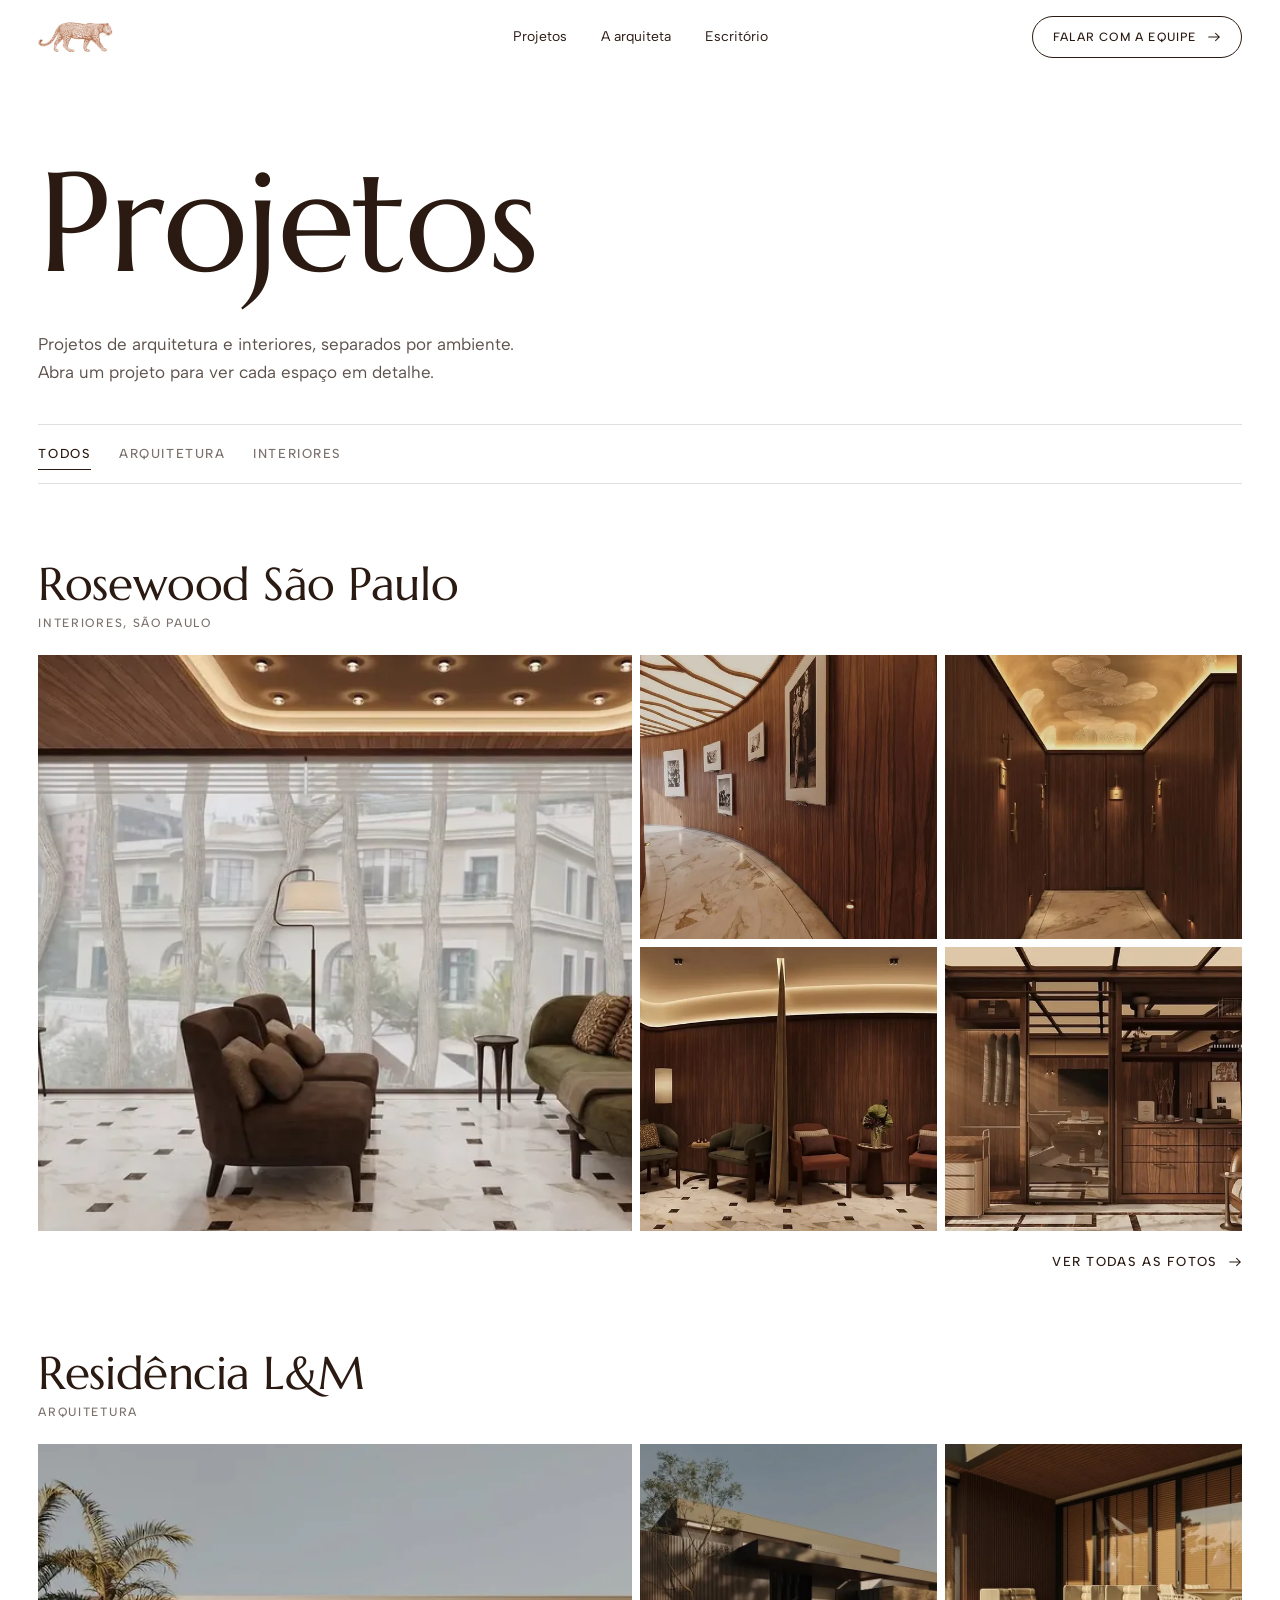
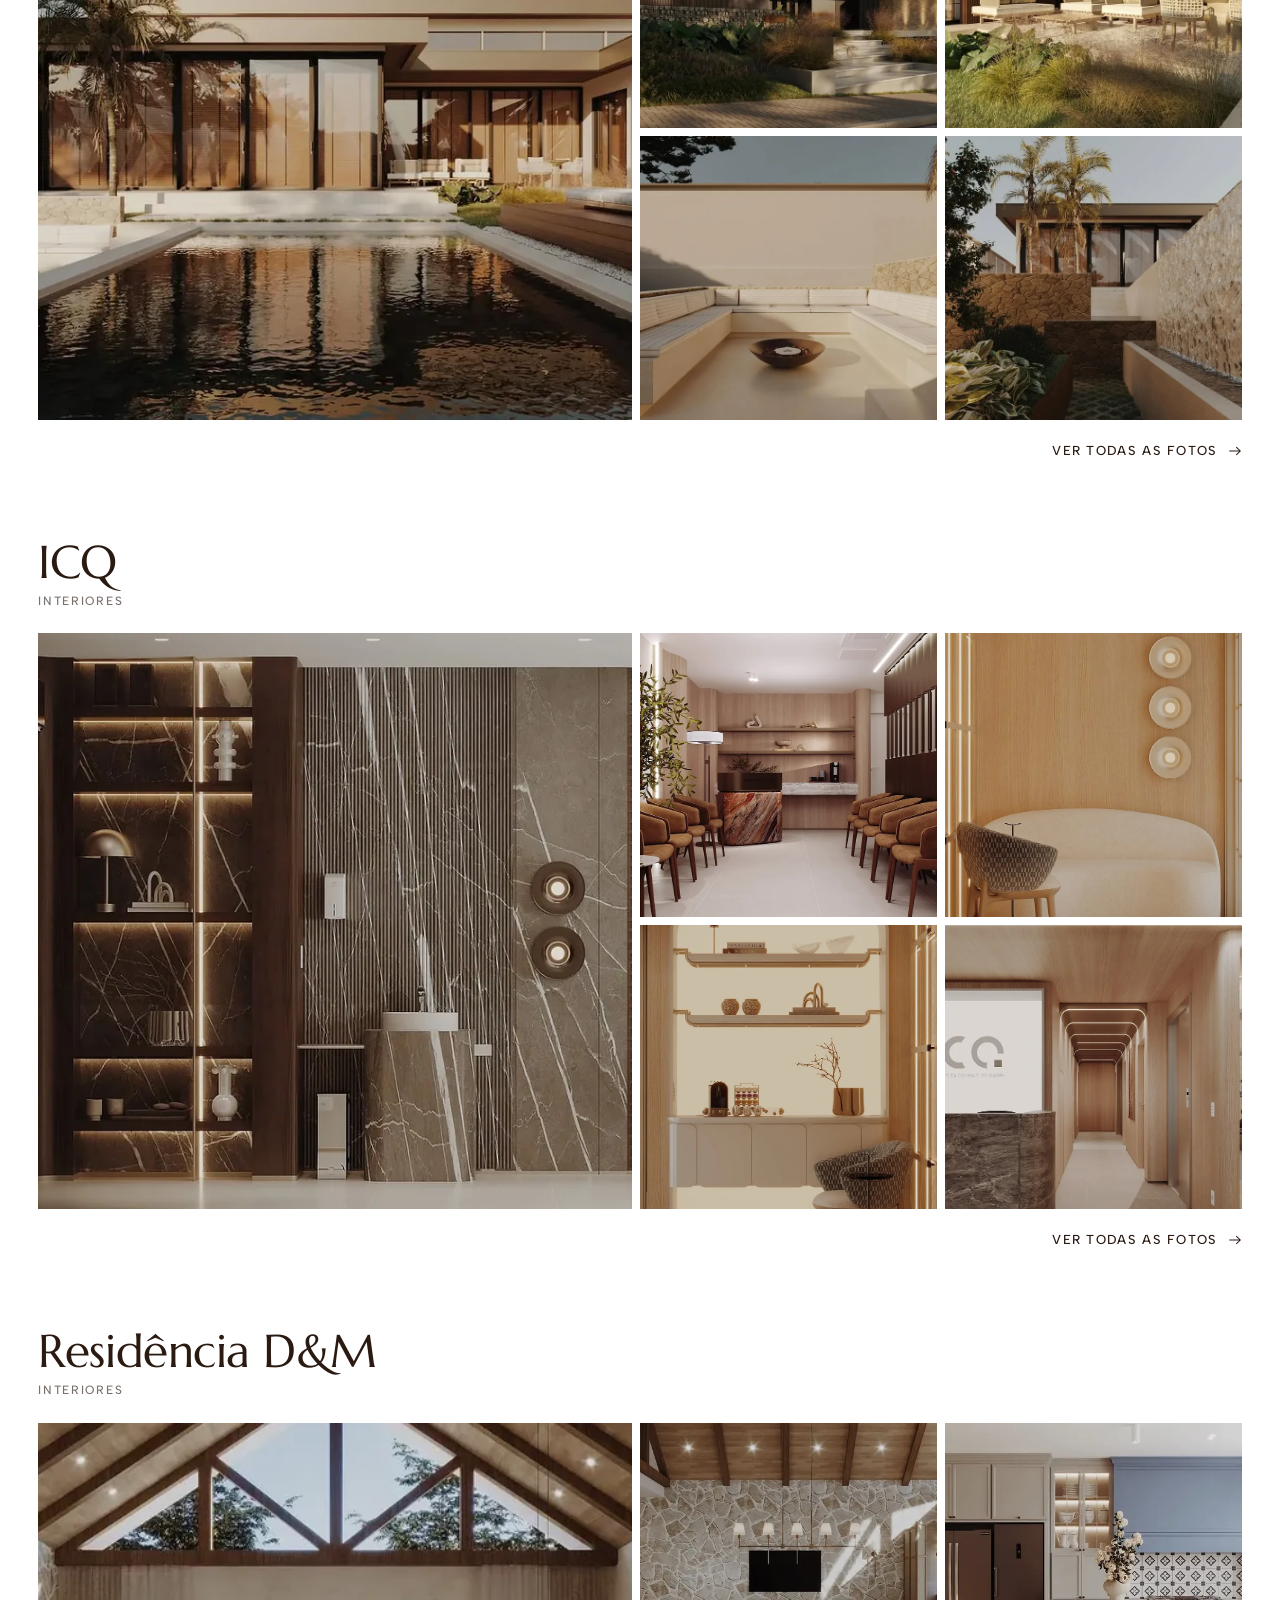
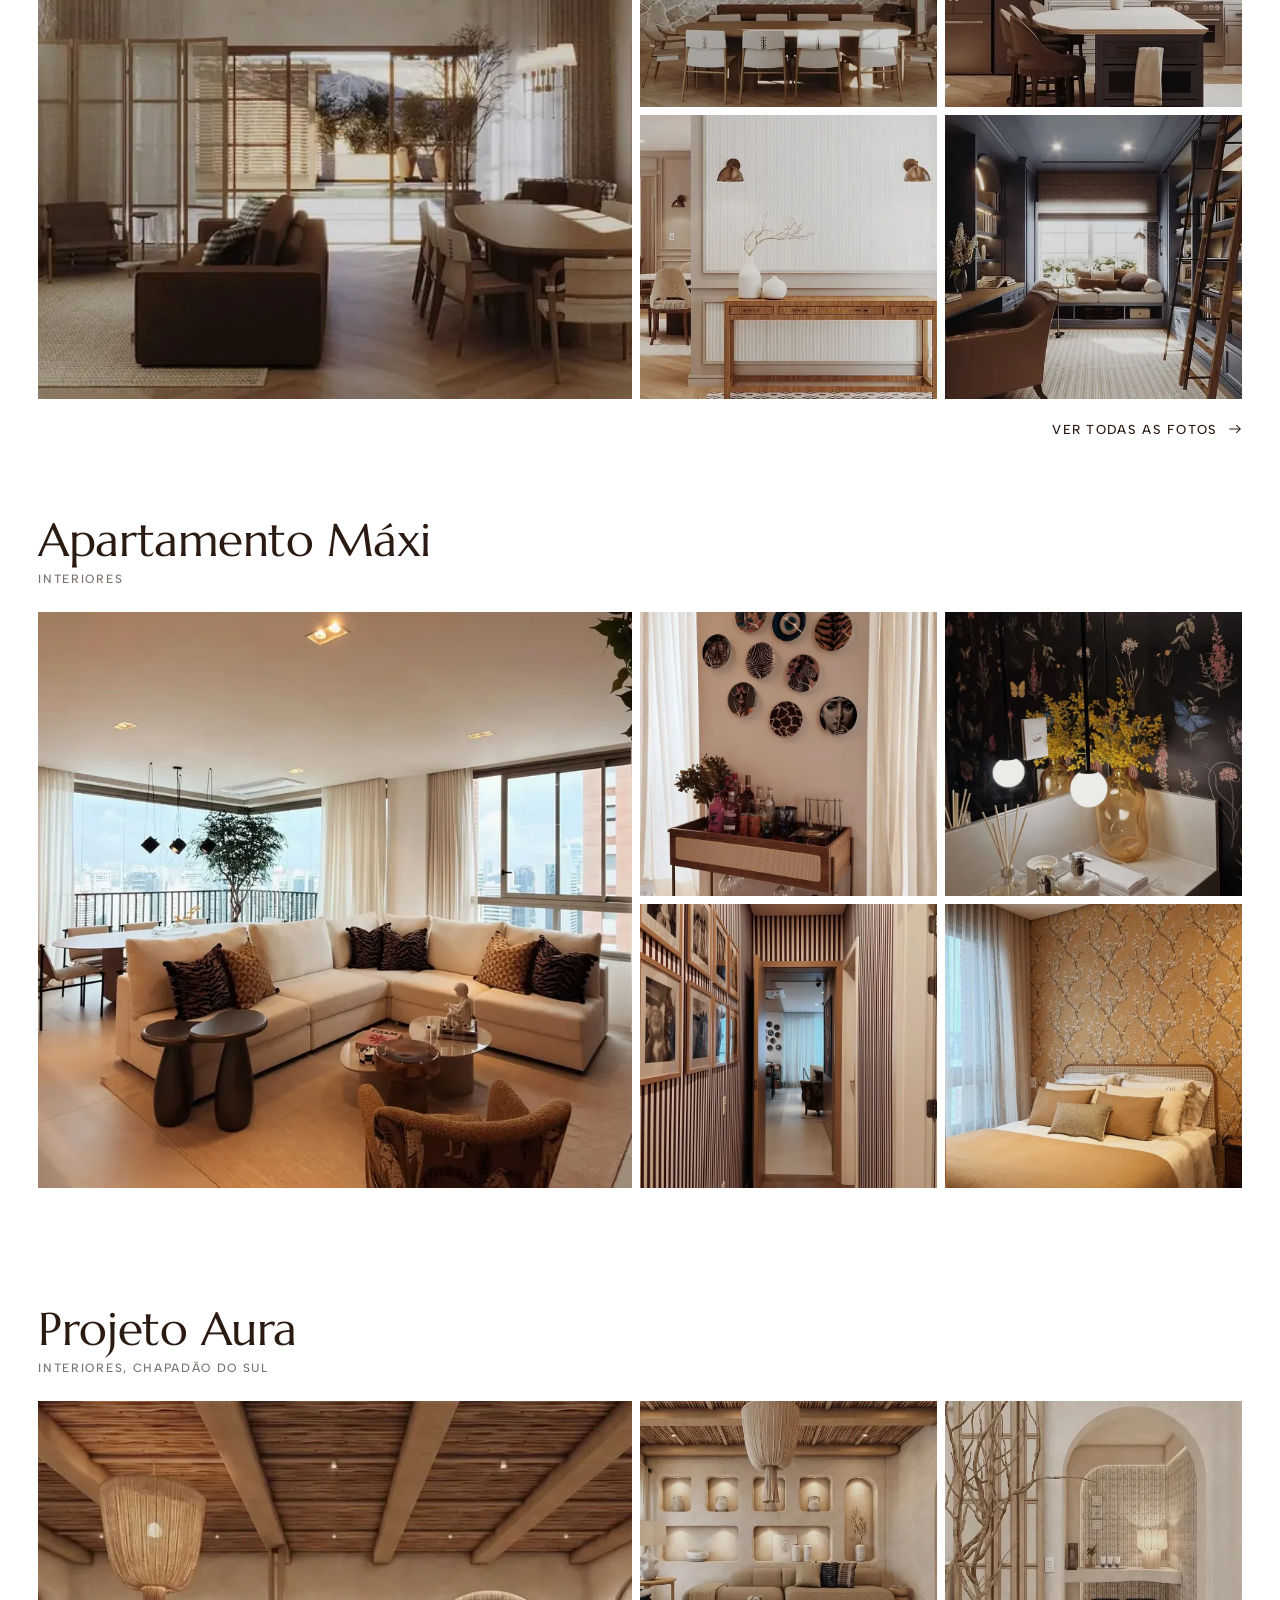
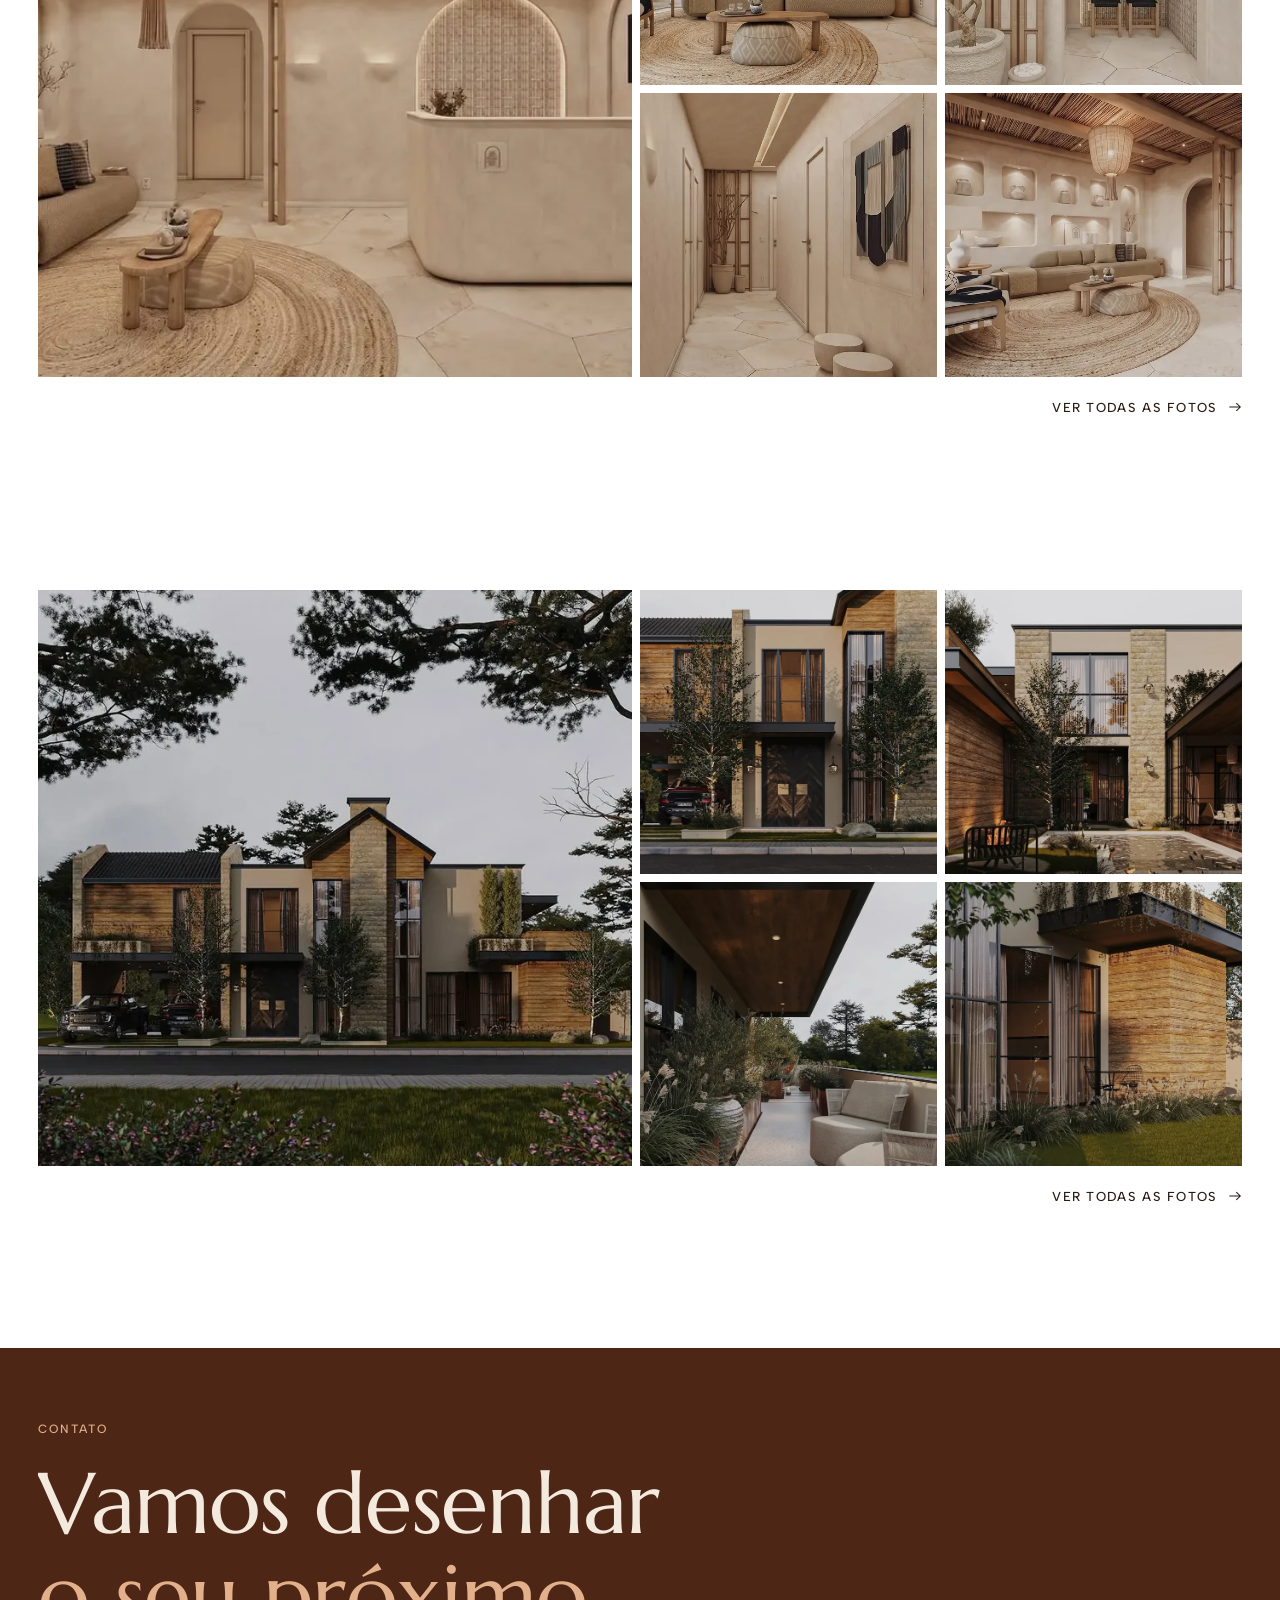
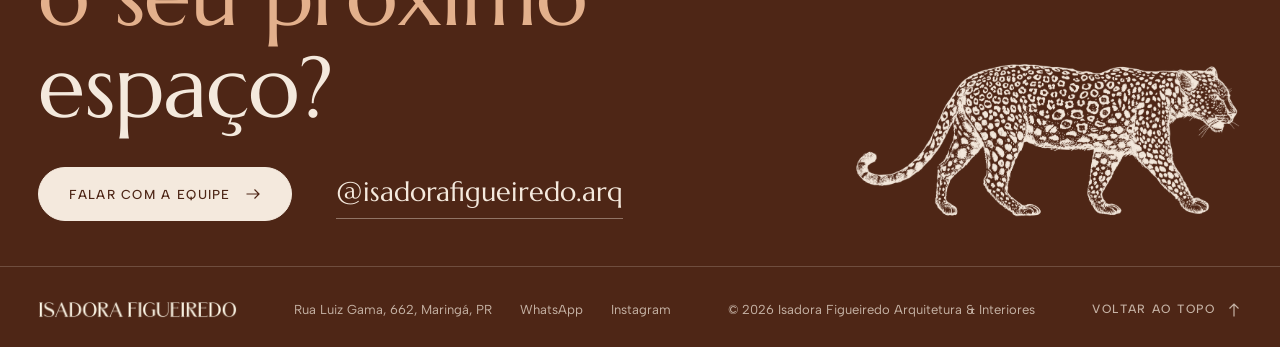
<file: galeria.html>
<!doctype html>
<html lang="pt-BR">
<head>
  <meta charset="utf-8">
  <title>Projetos | Isadora Figueiredo Arquitetura &amp; Interiores</title>
  <meta http-equiv="refresh" content="0; url=projetos.html">
  <link rel="canonical" href="projetos.html">
  <script>location.replace('projetos.html' + location.search + location.hash)</script>
</head>
<body><a href="projetos.html">Ver os projetos</a></body>
</html>
</file>
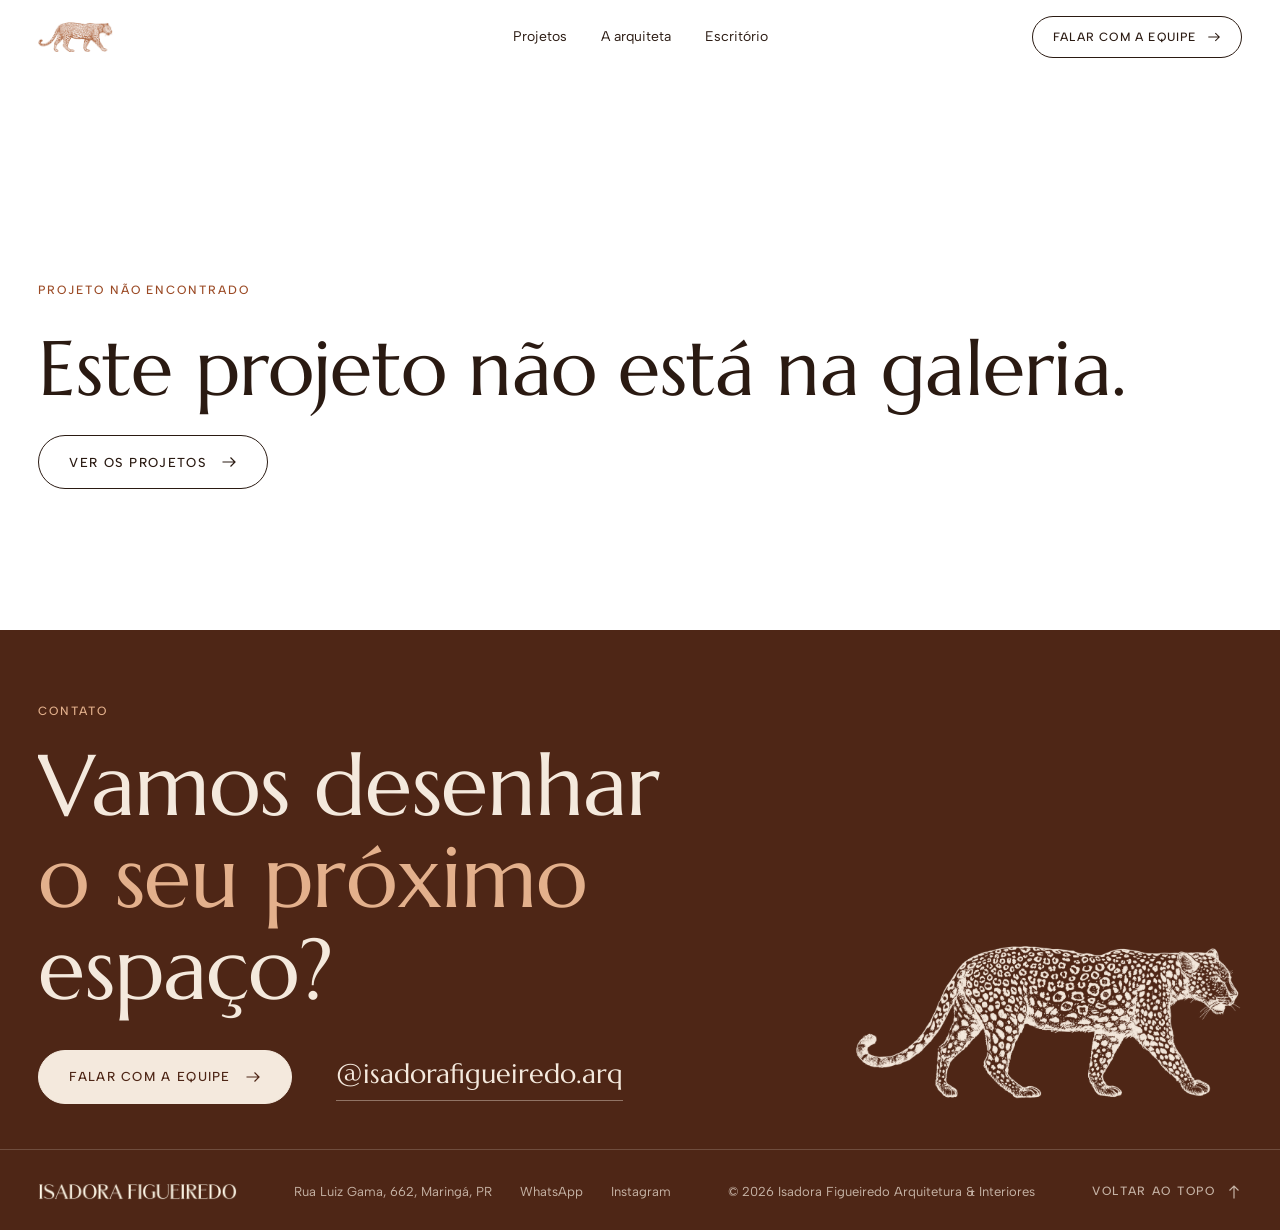
<file: projeto.html>
<!doctype html>
<html lang="pt-BR">
<head>
  <meta charset="utf-8">
  <meta name="viewport" content="width=device-width, initial-scale=1">
  <title>Projeto | Isadora Figueiredo Arquitetura e Interiores</title>
  <meta name="description" content="Projeto de arquitetura e interiores de Isadora Figueiredo, escritório em Maringá, PR.">
  <meta name="theme-color" content="#ffffff">
  <meta property="og:type" content="website">
  <meta property="og:locale" content="pt_BR">
  <meta property="og:title" content="Projeto | Isadora Figueiredo Arquitetura e Interiores">
  <meta property="og:description" content="Projeto de arquitetura e interiores de Isadora Figueiredo, escritório em Maringá, PR.">
  <meta property="og:site_name" content="Isadora Figueiredo Arquitetura e Interiores">
  <meta property="og:image" content="https://isadora-tavares-arquitetura.vercel.app/assets/og.jpg">
  <meta property="og:image:secure_url" content="https://isadora-tavares-arquitetura.vercel.app/assets/og.jpg">
  <meta property="og:image:type" content="image/jpeg">
  <meta property="og:image:width" content="1200">
  <meta property="og:image:height" content="630">
  <meta property="og:image:alt" content="Isadora Figueiredo Arquitetura e Interiores, com a piscina da Residência L&amp;M ao fundo">
  <meta name="twitter:card" content="summary_large_image">
  <meta name="twitter:title" content="Projeto | Isadora Figueiredo Arquitetura e Interiores">
  <meta name="twitter:description" content="Projeto de arquitetura e interiores de Isadora Figueiredo, escritório em Maringá, PR.">
  <meta name="twitter:image" content="https://isadora-tavares-arquitetura.vercel.app/assets/og.jpg">
  <script type="application/ld+json">
  {
    "@context": "https://schema.org",
    "@type": "ProfessionalService",
    "name": "Isadora Figueiredo Arquitetura e Interiores",
    "description": "Escritório de arquitetura e design de interiores em Maringá, Paraná, com projetos residenciais, apartamentos e espaços de trabalho.",
    "image": "https://isadora-tavares-arquitetura.vercel.app/assets/og.jpg",
    "url": "https://isadora-tavares-arquitetura.vercel.app/",
    "logo": "https://isadora-tavares-arquitetura.vercel.app/assets/brand/jaguar-clay.webp",
    "telephone": "+55 44 99134-4852",
    "address": {
      "@type": "PostalAddress",
      "streetAddress": "Rua Luiz Gama, 662",
      "addressLocality": "Maringá",
      "addressRegion": "PR",
      "addressCountry": "BR"
    },
    "areaServed": [
      "Maringá",
      "Paraná",
      "Brasil"
    ],
    "employee": {
      "@type": "Person",
      "name": "Isadora Figueiredo",
      "jobTitle": "Arquiteta"
    },
    "knowsAbout": [
      "Arquitetura residencial",
      "Design de interiores",
      "Projeto de interiores",
      "Marcenaria sob medida"
    ],
    "sameAs": [
      "https://www.instagram.com/isadorafigueiredo.arq/"
    ]
  }
  </script>
  <link rel="icon" href="assets/brand/favicon.png" type="image/png">
  <link rel="apple-touch-icon" href="assets/brand/apple-touch-icon.png">
  <link rel="preconnect" href="https://fonts.googleapis.com">
  <link rel="preconnect" href="https://fonts.gstatic.com" crossorigin>
  <link rel="preload" as="style" href="https://fonts.googleapis.com/css2?family=Albert+Sans:wght@300..600&amp;family=Marcellus&amp;display=swap" onload="this.onload=null;this.rel='stylesheet'">
  <noscript><link rel="stylesheet" href="https://fonts.googleapis.com/css2?family=Albert+Sans:wght@300..600&amp;family=Marcellus&amp;display=swap"></noscript>
  <style>@supports (interpolate-size: allow-keywords){:root{interpolate-size: allow-keywords}}html.lenis,html.lenis body{height: auto}.lenis:not(.lenis-autoToggle).lenis-stopped{overflow: clip}.lenis [data-lenis-prevent],.lenis [data-lenis-prevent-wheel],.lenis [data-lenis-prevent-touch],.lenis [data-lenis-prevent-vertical],.lenis [data-lenis-prevent-horizontal]{overscroll-behavior: contain}.lenis.lenis-smooth iframe{pointer-events: none}.lenis.lenis-autoToggle{transition-property: overflow;transition-duration: 1ms;transition-behavior: allow-discrete}:root{--white: #ffffff;--paper: #f7f2ec;--ink: #2a1a12;--ink-soft: rgba(42,26,18,.76);--ink-faint: rgba(42,26,18,.62);--line: rgba(42,26,18,.14);--clay: #9b4a25;--clay-soft: #e3b08c;--earth: #4e2616;--cream: #f4e9dd;--line-dark: rgba(244,233,221,.2);--muted-dark: rgba(244,233,221,.72);--display: "Marcellus","Trajan Pro",Georgia,serif;--sans: "Albert Sans","Helvetica Neue",Arial,sans-serif;--gutter: clamp(18px,3vw,56px);--s-section: clamp(88px,11vw,200px);--s-block: clamp(48px,6vw,96px);--s-head: clamp(28px,3vw,48px);--s-top: clamp(116px,12vw,200px);--ease: cubic-bezier(0.22,1,0.36,1);--ease-io: cubic-bezier(0.76,0,0.24,1)}*,*::before,*::after{box-sizing: border-box}html{-webkit-text-size-adjust: 100%}body{margin: 0;background: var(--white);color: var(--ink);font-family: var(--sans);font-weight: 400;font-size: 16px;line-height: 1.65;-webkit-font-smoothing: antialiased;overflow-x: hidden}img,video{display: block;max-width: 100%;height: auto}a{color: inherit;text-decoration: none}button{font: inherit;color: inherit;background: none;border: 0;padding: 0;cursor: pointer}h1,h2,h3,h4,p,figure,ul{margin: 0}ul{padding: 0;list-style: none}em{font-style: normal;color: var(--clay)}::selection{background: var(--clay);color: var(--white)}:focus-visible{outline: 1px solid currentColor;outline-offset: 4px}[tabindex="-1"]:focus{outline: none}p,li,dd,figcaption,blockquote{text-wrap: pretty}h1,h2,h3,h4{text-wrap: balance}html.is-intro,html.is-locked{overflow: hidden}.wrap{padding-inline: var(--gutter);max-width: 1920px;margin-inline: auto}.eyebrow{font-size: 12px;font-weight: 500;letter-spacing: .16em;text-transform: uppercase;color: var(--clay)}.display{font-family: var(--display);font-weight: 400;letter-spacing: -.01em;line-height: 1.02}.section{padding-block: var(--s-section)}.section + .section{padding-top: 0}.lead{font-family: var(--display);font-size: clamp(22px,2vw,32px);line-height: 1.3;color: var(--ink)}.i{width: 16px;height: 16px;flex: none;transition: transform .5s var(--ease)}.btn{position: relative;display: inline-flex;align-items: center;justify-content: center;gap: 14px;height: 54px;padding: 0 30px;border: 1px solid currentColor;border-radius: 999px;font-size: 13px;font-weight: 500;letter-spacing: .1em;text-transform: uppercase;line-height: 1;white-space: nowrap;overflow: hidden;isolation: isolate;transition: color .6s var(--ease),border-color .6s var(--ease)}.btn::before{content: "";position: absolute;inset: 0;z-index: -1;background: var(--ink);border-radius: inherit;transform: translateY(101%);transition: transform .6s var(--ease-io)}.btn:hover::before{transform: none}.btn:hover{color: var(--white);border-color: var(--ink)}.btn:hover .i{transform: translateX(4px)}.btn--solid{background: var(--clay);border-color: var(--clay);color: var(--white)}.btn--light{color: var(--white);border-color: rgba(255,255,255,.7)}.btn--light::before{background: var(--white)}.btn--light:hover{color: var(--ink);border-color: var(--white)}.btn--sm{height: 42px;padding: 0 20px;font-size: 12px;gap: 10px}.btn--sm .i{width: 14px;height: 14px}.icon-btn{width: 50px;height: 50px;flex: none;border: 1px solid var(--line);border-radius: 50%;display: inline-grid;place-items: center;background: var(--white);color: var(--ink);transition: background-color .5s var(--ease),color .5s var(--ease),border-color .5s var(--ease)}.icon-btn:hover{background: var(--ink);color: var(--white);border-color: var(--ink)}.link-arrow{position: relative;display: inline-flex;align-items: center;gap: 10px;font-size: 13px;font-weight: 500;letter-spacing: .1em;text-transform: uppercase;transition: color .4s var(--ease)}.link-arrow::after,.footer__links a::after,.menu__links a::after,.contact__link::after{content: "";position: absolute;left: 0;right: 0;bottom: -5px;height: 1px;background: currentColor;transform: scaleX(0);transform-origin: right;transition: transform .5s var(--ease)}.footer__links a,.menu__links a{position: relative;justify-self: start;transition: color .4s var(--ease)}.menu__links a{align-self: flex-start}:is(.link-arrow,.footer__links a,.menu__links a,.contact__link,.header__nav a):is(:active,.is-tap)::after{transform: scaleX(1);transform-origin: left}.link-arrow:is(:active,.is-tap){color: var(--clay)}:is(.footer__links a,.menu__links a,.contact__link):is(:active,.is-tap){color: var(--clay-soft)}.header.is-solid .header__nav a:is(:active,.is-tap){color: var(--clay)}@media (hover: hover){:is(.link-arrow,.footer__links a,.menu__links a,.contact__link):hover::after{transform: scaleX(1);transform-origin: left}.link-arrow:hover{color: var(--clay)}:is(.footer__links a,.menu__links a):hover{color: var(--clay-soft)}.header.is-solid .header__nav a:hover{color: var(--clay)}}.btn:is(:active,.is-tap)::before{transform: none}.btn:is(:active,.is-tap){color: var(--white);border-color: var(--ink)}.btn--light:is(:active,.is-tap),.header:not(.is-solid) .btn:is(:active,.is-tap){color: var(--ink);border-color: var(--white)}.link-arrow .i{width: 14px;height: 14px}.link-arrow:hover .i{transform: translateX(4px)}.link-arrow--out:hover .i{transform: translate(2px,-2px)}.intro{position: fixed;inset: 0;z-index: 200;background: var(--white);display: grid;place-items: center;clip-path: inset(0 0 0 0);transition: clip-path 1.2s var(--ease-io)}.intro__stage{display: grid;justify-items: center;width: min(230px,56vw);transition: transform 1.2s var(--ease-io),opacity .7s var(--ease)}.intro__jag{width: 38%;opacity: 0;animation: fade 1.1s .1s var(--ease) forwards}.intro__word{width: 100%;margin-top: 18px;opacity: 0;animation: fade 1.1s .3s var(--ease) forwards}.intro__tag{width: 60%;margin-top: 8px;opacity: 0;animation: fade 1.1s .5s var(--ease) forwards}.intro.is-leaving{clip-path: inset(0 0 100% 0)}.intro.is-leaving .intro__stage{transform: translateY(-8vh);opacity: 0}.intro.is-gone{display: none}@keyframes fade{from{opacity: 0;transform: translateY(14px)}to{opacity: 1;transform: none}}.header{position: fixed;inset: 0 0 auto 0;z-index: 50;color: var(--white);transition: background-color .5s var(--ease),color .5s var(--ease),transform .5s var(--ease)}.header__inner{display: grid;grid-template-columns: 1fr auto 1fr;align-items: center;padding-block: 16px}.header__logo{display: inline-flex;align-items: center;justify-self: start}.header__logo img{height: 30px;width: auto;filter: brightness(0) invert(1);transition: filter .5s var(--ease)}.header__nav{display: flex;gap: 34px;font-size: 14px}.header__nav a{position: relative}.header__nav a::after{content: "";position: absolute;left: 0;right: 0;bottom: -3px;height: 1px;background: currentColor;transform: scaleX(0);transform-origin: right;transition: transform .5s var(--ease)}.header__nav a:hover::after{transform: scaleX(1);transform-origin: left}.header__cta{justify-self: end}.header__menu{display: none;justify-self: end;flex-direction: column;justify-content: center;align-items: flex-end;gap: 7px;width: 44px;height: 44px;margin-right: -8px;padding: 0 8px}.header__menu span{display: block;width: 26px;height: 1.5px;background: currentColor;border-radius: 1px;transition: width .45s var(--ease)}.header__menu span:nth-child(2){width: 18px}.header__menu:hover span:nth-child(2){width: 26px}.header:not(.is-solid) .btn::before{background: var(--white)}.header:not(.is-solid) .btn:hover{color: var(--ink);border-color: var(--white)}.header.is-solid{background: var(--white);color: var(--ink)}.header.is-solid .header__logo img{filter: none}.header.is-hidden{transform: translateY(-100%)}.header.is-fadein{transition: none;animation: headerFade .9s var(--ease) both}@keyframes headerFade{from{opacity: 0}to{opacity: 1}}.menu{position: fixed;inset: 0;z-index: 60;background: var(--ink);color: var(--cream);display: flex;flex-direction: column;justify-content: space-between;gap: 32px;padding: 16px var(--gutter) 32px;clip-path: inset(0 0 100% 0);transition: clip-path .7s var(--ease-io)}.menu.is-open{clip-path: inset(0 0 0 0)}.menu__top{display: flex;justify-content: space-between;align-items: center}.menu__logo{height: 28px;width: auto;filter: brightness(0) invert(.93) sepia(.25)}.menu .icon-btn{background: transparent;color: var(--cream);border-color: var(--line-dark)}.menu .icon-btn:hover{background: var(--cream);color: var(--ink);border-color: var(--cream)}.menu__links{display: flex;flex-direction: column;gap: 4px}.menu__links a{font-family: var(--display);font-size: clamp(40px,11vw,68px);line-height: 1.12}.menu__foot{display: grid;gap: 22px;font-size: 14px;color: var(--muted-dark)}.menu__foot .btn{justify-self: start;color: var(--cream)}.menu__foot .btn::before{background: var(--cream)}.menu__foot .btn:hover{color: var(--ink);border-color: var(--cream)}.start{position: fixed;inset: 0;z-index: 80;visibility: hidden;transition: visibility 0s .7s}.start.is-open{visibility: visible;transition: none}.start__scrim{position: absolute;inset: 0;background: rgba(30,16,9,.5);opacity: 0;transition: opacity .6s var(--ease);cursor: pointer}.start.is-open .start__scrim{opacity: 1}.start__card{position: absolute;top: 12px;right: 12px;bottom: 12px;width: min(540px,calc(100% - 24px));background: var(--white);color: var(--ink);border-radius: 6px;display: flex;flex-direction: column;padding: 24px clamp(22px,3vw,40px) 32px;overflow-y: auto;overflow-x: hidden;transform: translateX(calc(100% + 24px));transition: transform .7s var(--ease-io)}.start.is-open .start__card{transform: none}.start__top{display: flex;justify-content: space-between;align-items: center}.start__top .icon-btn{width: 44px;height: 44px}.start__form{display: grid;gap: 18px;margin-top: auto;padding-top: 28px}.start__title{font-family: var(--display);font-weight: 400;line-height: 1.08;font-size: clamp(32px,3vw,44px)}.start__lead{color: var(--ink-soft);margin-top: -6px}.field{display: grid;gap: 8px;border: 0;padding: 0;margin: 0;min-width: 0}.field > span,.field legend{font-size: 12px;font-weight: 500;letter-spacing: .14em;text-transform: uppercase;color: var(--ink-faint);padding: 0}.field legend{margin-bottom: 10px}.field input,.field textarea{width: 100%;font: inherit;font-size: 16px;color: var(--ink);background: transparent;border: 0;border-bottom: 1px solid var(--line);border-radius: 0;padding: 8px 0 10px;outline: none;resize: vertical;transition: border-color .3s}.field input:focus,.field textarea:focus{border-color: var(--ink)}.field textarea::placeholder{color: var(--ink-faint)}.field-row{display: grid;grid-template-columns: 1fr 1fr;gap: 20px}.chips{display: flex;flex-wrap: wrap;gap: 8px}.chips label{position: relative}.chips input{position: absolute;inset: 0;width: 100%;height: 100%;margin: 0;opacity: 0;pointer-events: none}.chips span{display: inline-flex;align-items: center;height: 40px;padding: 0 16px;border: 1px solid var(--line);border-radius: 999px;font-size: 14px;cursor: pointer;transition: background-color .3s,color .3s,border-color .3s}.chips label:hover span{border-color: var(--ink)}.chips input:checked + span{background: var(--ink);border-color: var(--ink);color: var(--white)}.chips input:focus-visible + span{outline: 1px solid var(--ink);outline-offset: 3px}.start__form .btn{justify-self: start;margin-top: 6px}.start__alt{display: flex;flex-wrap: wrap;gap: 8px 22px;margin-top: 26px;padding-top: 20px;border-top: 1px solid var(--line);font-size: 14px;color: var(--ink-soft)}.start__alt a{border-bottom: 1px solid var(--line);transition: border-color .3s,color .3s}.start__alt a:hover{color: var(--ink);border-color: var(--ink)}.hero{position: relative;height: 100vh;height: 100svh;min-height: 600px;color: var(--white);overflow: hidden;background: var(--earth)}.hero__media{position: absolute;inset: 0}.hero__media img{position: absolute;inset: 0;width: 100%;height: 100%;object-fit: cover;opacity: 0;transition: opacity 2s var(--ease-io)}.hero__media img.is-active{opacity: 1}@keyframes heroZoom{from{transform: scale(1.1)}to{transform: scale(1)}}.hero::after,.p-hero::after{content: "";position: absolute;inset: 0;pointer-events: none;background: linear-gradient(to bottom,rgba(30,16,9,.45) 0%,rgba(30,16,9,0) 24%),linear-gradient(to top,rgba(30,16,9,.7) 0%,rgba(30,16,9,.2) 42%,rgba(30,16,9,0) 66%),rgba(30,16,9,.14)}.hero__row{position: absolute;z-index: 2;left: 0;right: 0;top: 38%;display: grid;grid-template-columns: repeat(24,1fr);column-gap: 20px;align-items: start;padding-top: 22px;border-top: 1px solid rgba(255,255,255,.32);opacity: 0;transition: opacity 1.4s .5s var(--ease)}.is-ready .hero__row{opacity: 1}.hero__mission{grid-column: 1 / 9;font-family: var(--display);font-size: clamp(20px,1.7vw,34px);line-height: 1.32}.hero__link{grid-column: 21 / 25;justify-self: end}.hero__content{position: absolute;inset: auto 0 0 0;z-index: 2;display: flex;justify-content: space-between;align-items: end;gap: 40px;padding-bottom: clamp(26px,3.2vw,52px)}.hero__title{font-family: var(--display);font-weight: 400;font-size: clamp(40px,5.8vw,140px);line-height: 1.02;letter-spacing: -.015em}.hero__title em{color: var(--clay-soft)}.hero__mark{line-height: 0}.hero__mark img{display: block;width: clamp(290px,58vw,1320px);height: auto;filter: brightness(0) invert(1)}.hero__now{flex: none;padding-bottom: .9em;font-size: 12px;font-weight: 500;letter-spacing: .16em;text-transform: uppercase;opacity: 0;transition: opacity 1.2s .8s var(--ease)}.is-ready .hero__now{opacity: 1}[data-hero-name]{transition: opacity .6s var(--ease)}[data-hero-name].is-swap{opacity: 0}.hero__name{position: absolute;left: 0;right: 0;bottom: clamp(14px,2.2vw,36px);z-index: 2;padding-inline: clamp(12px,1.8vw,32px)}.hero__name h1{margin: 0;line-height: 0}.hero__word > .hero__word--l1,.hero__word > .hero__word--l2{display: none}.hero__name img{display: block;width: 100%;height: auto;filter: brightness(0) invert(1)}.hero__tag{margin: 0 0 clamp(4px,.9vw,16px) clamp(2px,.35vw,8px);line-height: 0;opacity: 0;transition: opacity 1.4s .5s var(--ease)}.hero__name .hero__tag img{width: clamp(170px,21vw,460px)}.is-ready .hero__tag{opacity: 1}.ln{display: block;overflow: hidden;padding-block: .06em .14em;margin-block: -.06em -.14em}.ln > span{display: block;transform: translateY(115%);transition: transform 1.4s var(--ease)}html.is-intro .hero .ln > span{transform: none;transition: none}html.is-snap .hero .ln > span{transition: none}.is-ready .hero .ln > span,.is-ready .p-hero .ln > span{transform: none}.is-ready .hero .ln:nth-child(2) > span{transition-delay: .12s}.reveal{opacity: 0;transform: translateY(30px);transition: opacity 1.3s var(--ease),transform 1.3s var(--ease)}.reveal.is-in{opacity: 1;transform: none}.reveal-d1{transition-delay: .08s}.reveal-d2{transition-delay: .16s}.reveal-lines.is-in .ln > span{transform: none}.reveal-lines.is-in .ln:nth-child(2) > span{transition-delay: .1s}.reveal-lines.is-in .ln:nth-child(3) > span{transition-delay: .2s}.reveal-lines.is-in .ln:nth-child(4) > span{transition-delay: .3s}.img-reveal .frame{clip-path: inset(100% 0 0 0);transition: clip-path 1.6s var(--ease-io)}.img-reveal .frame img{scale: 1.22;transition: scale 2.2s var(--ease),opacity .9s var(--ease)}.img-reveal.is-in .frame{clip-path: inset(0 0 0 0)}.img-reveal.is-in .frame img{scale: 1}.frame{position: relative;overflow: hidden;background: var(--paper)}.frame img{position: absolute;left: 0;top: -7%;width: 100%;height: 114%;object-fit: cover;will-change: transform;opacity: 0;transition: opacity .9s var(--ease),scale 1.3s var(--ease)}.frame.is-loaded img{opacity: 1}figcaption{margin-top: 14px;font-size: 12px;font-weight: 500;letter-spacing: .14em;text-transform: uppercase;color: var(--ink-faint)}.ident__grid{display: grid;grid-template-columns: repeat(24,1fr);column-gap: 20px}.ident .eyebrow{grid-column: 1 / 7;padding-top: .9em}.ident__text{grid-column: 7 / 24;font-family: var(--display);font-size: clamp(28px,3.3vw,58px);line-height: 1.2;text-wrap: pretty}[data-words] .w{opacity: .5;transition: opacity .5s linear}[data-words] em .w{opacity: .72}[data-words] .w.on{opacity: 1}.ident__img--a{grid-column: 2 / 11;grid-row: 2;margin-top: clamp(100px,12vw,220px)}.ident__img--a .frame{aspect-ratio: 3 / 4}.ident__img--b{grid-column: 14 / 24;grid-row: 2 / 4;margin-top: clamp(220px,26vw,460px)}.ident__img--b .frame{aspect-ratio: 4 / 5}.ident__img--b .frame img{top: 0;height: 100%;object-position: center top}.ident__side{grid-column: 3 / 10;grid-row: 3;margin-top: clamp(48px,5vw,90px);font-size: clamp(18px,1.35vw,21px);line-height: 1.6;color: rgba(42,26,18,.88);max-width: 440px}.section__head{display: flex;justify-content: space-between;align-items: end;gap: 24px 32px;flex-wrap: wrap;padding-bottom: clamp(20px,2.2vw,32px);margin-bottom: var(--s-head);border-bottom: 1px solid var(--line)}.section__head h2{font-size: clamp(52px,8.4vw,160px)}.section__head .link-arrow{padding-bottom: .9em}.works__grid{display: grid;grid-template-columns: repeat(24,1fr);column-gap: 20px;row-gap: var(--s-block)}.work{display: block}.work .frame img{transition: scale 1.4s var(--ease),opacity .9s var(--ease)}.work:hover .frame img{scale: 1.04}.work__cap{display: grid;gap: 6px;margin-top: 14px}.work__cap h3{font-family: var(--display);font-weight: 400;font-size: clamp(20px,1.6vw,30px);line-height: 1.2}.work__cap p{font-size: 12px;font-weight: 500;letter-spacing: .14em;text-transform: uppercase;color: var(--ink-faint)}.work--a1{grid-column: 1 / 14;grid-row: 1 / 3}.work--a1 .frame{aspect-ratio: 1 / 1.1}.work--a2{grid-column: 15 / 20;grid-row: 1}.work--a3{grid-column: 20 / 25;grid-row: 1}.work--a2 .frame,.work--a3 .frame{aspect-ratio: 4 / 5}.work--a4{grid-column: 15 / 25;grid-row: 2;align-self: end}.work--a4 .frame{aspect-ratio: 3 / 2}.work--b1{grid-column: 3 / 10;grid-row: 3;align-self: end}.work--b1 .frame{aspect-ratio: 4 / 5}.work--b2{grid-column: 11 / 25;grid-row: 3;margin-top: clamp(60px,10vw,180px)}.work--b2 .frame{aspect-ratio: 16 / 10}.work--b3{grid-column: 6 / 19;grid-row: 4}.work--b3 .frame{aspect-ratio: 16 / 11}.cta__inner{display: grid;justify-items: center;text-align: center}.cta__jag{width: clamp(84px,7vw,110px);margin-bottom: var(--s-head)}.cta h2{font-size: clamp(40px,5.6vw,104px);text-wrap: balance}.cta__row{display: grid;justify-items: center;gap: var(--s-head);margin-top: var(--s-head)}.cta__row p{max-width: 640px;color: var(--ink-soft);font-size: 17px}.mosaic{position: relative;display: grid;grid-template-columns: 2fr 1fr 1fr;grid-template-rows: 1fr 1fr;gap: 8px;height: clamp(380px,64vh,700px)}.mosaic__item{position: relative;overflow: hidden;background: var(--paper);display: block;width: 100%;height: 100%}.mosaic__item:first-child{grid-row: 1 / 3}.mosaic__item img{width: 100%;height: 100%;object-fit: cover;transition: scale 1.4s var(--ease),filter .6s var(--ease)}.mosaic__item:hover img{scale: 1.035}.mosaic:has(.mosaic__item:hover) .mosaic__item:not(:hover) img{filter: brightness(.86)}.mosaic__all{position: absolute;right: 18px;bottom: 18px;z-index: 2;display: inline-flex;align-items: center;gap: 10px;height: 44px;padding: 0 18px;border-radius: 999px;background: var(--white);color: var(--ink);font-size: 12px;font-weight: 500;letter-spacing: .1em;text-transform: uppercase;box-shadow: 0 6px 24px rgba(42,26,18,.14);transition: background-color .4s var(--ease),color .4s var(--ease)}.mosaic__all:hover{background: var(--ink);color: var(--white)}.mosaic__dots{display: none}.gteaser__foot{display: flex;justify-content: space-between;align-items: center;gap: 16px 32px;flex-wrap: wrap;margin-top: 24px}.gteaser__foot p{color: var(--ink-soft)}.about__grid{display: grid;grid-template-columns: repeat(24,1fr);column-gap: 20px;align-items: start}.about__img{grid-column: 1 / 12;position: sticky;top: 90px}.about__img .frame{aspect-ratio: auto;height: clamp(420px,calc(100svh - 180px),1000px)}.about__text{grid-column: 14 / 23;display: grid;gap: 24px;padding-top: clamp(120px,30svh,340px);font-size: 17px;color: var(--ink-soft)}.about__text h2{font-size: clamp(52px,6.6vw,124px);color: var(--ink);margin-block: 4px 16px}.about__text .link-arrow{justify-self: start;margin-top: 12px}.more-btn{display: none}.office__top{--pin-h: clamp(420px,calc(100svh - 180px),1000px);--pin-frame: min(var(--pin-h),calc(((100cqw - 460px) / 24 * 10 + 180px) * 1141 / 874));container-type: inline-size;display: grid;grid-template-columns: repeat(24,1fr);column-gap: 20px;align-items: start}.office__intro{grid-column: 1 / 13;display: grid;gap: 28px;box-sizing: content-box;min-height: var(--pin-frame);align-content: end;padding-bottom: max(0px,calc(var(--pin-frame) - var(--pin-t,var(--pin-frame))))}.office__intro h2{font-size: clamp(44px,5.6vw,108px)}.office__lead{max-width: 480px;font-size: 17px;color: var(--ink-soft)}.office__img{grid-column: 15 / 25;position: sticky;top: 90px}.office__img .frame{aspect-ratio: 874 / 1141;width: min(100%,calc(var(--pin-h) * 874 / 1141));margin-left: auto}.office__img .frame img{top: 0;height: 100%}.office__info{display: grid;grid-template-columns: repeat(3,1fr);gap: 32px 24px;margin-top: var(--s-block);padding-top: 28px;border-top: 1px solid var(--line);font-size: 16px;line-height: 1.75}.office__info h3{margin-bottom: 12px;font-weight: 500;font-size: 12px;letter-spacing: .16em;text-transform: uppercase;color: var(--ink-faint)}.office__info a:not(.link-arrow){border-bottom: 1px solid var(--line);transition: border-color .3s}.office__info a:not(.link-arrow):hover{border-color: var(--ink)}.office__info .link-arrow{margin-top: 12px;font-size: 12px}.office__more{display: flex;justify-content: flex-end;margin-top: var(--s-head)}.fronts{border-top: 1px solid var(--line)}.fronts li{border-bottom: 1px solid var(--line)}.fronts a{display: grid;grid-template-columns: 11fr 9fr auto;align-items: center;gap: 32px;padding: clamp(26px,3vw,44px) 0}.fronts__name{font-family: var(--display);font-size: clamp(38px,5.2vw,96px);line-height: 1.05;transition: transform .8s var(--ease),color .6s var(--ease)}.fronts__desc{max-width: 420px;color: var(--ink-soft)}.fronts a:hover .fronts__name{transform: translateX(24px);color: var(--clay)}.fronts a:hover .icon-btn{background: var(--clay);border-color: var(--clay);color: var(--white)}.fronts__float{position: fixed;left: 0;top: 0;z-index: 40;width: clamp(220px,20vw,340px);aspect-ratio: 4 / 5;overflow: hidden;pointer-events: none;clip-path: inset(50% 50% 50% 50%);transition: clip-path .7s var(--ease-io)}.fronts__float img{width: 100%;height: 100%;object-fit: cover;scale: 1.2;transition: scale 1s var(--ease)}.fronts__float.is-on{clip-path: inset(0 0 0 0)}.fronts__float.is-on img{scale: 1}.reviews{display: grid;grid-template-columns: repeat(24,1fr);column-gap: 20px}.reviews__side{grid-column: 1 / 7;display: flex;flex-direction: column;justify-content: space-between;gap: 40px}.reviews__side h2{font-size: clamp(40px,4.4vw,80px)}.reviews__ctrl{display: flex;align-items: center;gap: 4px;margin-left: -14px}.reviews__ctrl .icon-btn{border-color: transparent;background: transparent}.reviews__ctrl .icon-btn:hover,.reviews__ctrl .icon-btn:is(:active,.is-tap){background: transparent;color: var(--clay);border-color: transparent}.reviews__count{font-size: 13px;letter-spacing: .1em;font-variant-numeric: tabular-nums;color: var(--ink-faint);min-width: 64px;margin-left: 8px}.reviews__stage{grid-column: 9 / 25;position: relative;display: grid}.review{grid-area: 1 / 1;opacity: 0;visibility: hidden;transition: opacity .8s var(--ease),visibility .8s}.review.is-active{opacity: 1;visibility: visible}.review blockquote{margin: 0;font-family: var(--display);font-size: clamp(26px,2.9vw,50px);line-height: 1.22}.review blockquote::before{content: "\201C"}.review blockquote::after{content: "\201D"}.review figcaption{margin-top: 32px;display: flex;flex-wrap: wrap;gap: 6px 14px;font-size: 13px}.review figcaption b{font-weight: 500;color: var(--ink);letter-spacing: .14em}.review figcaption span{color: var(--ink-faint)}.contact{background: var(--earth);color: var(--cream);padding-top: var(--s-section);overflow: hidden}.contact .eyebrow{color: var(--clay-soft)}.contact__big{font-size: clamp(48px,7.6vw,150px);margin-top: 28px}.contact__big em{color: var(--clay-soft)}.contact__actions{display: flex;align-items: center;gap: 28px 44px;flex-wrap: wrap;margin-top: var(--s-head)}.contact .btn--solid{background: var(--cream);border-color: var(--cream);color: var(--earth)}.contact .btn--solid::before{background: var(--clay-soft)}.contact .btn--solid:hover{color: var(--earth);border-color: var(--clay-soft)}.contact__link{position: relative;font-family: var(--display);font-size: clamp(22px,2.1vw,32px);border-bottom: 1px solid rgba(244,233,221,.4);padding-bottom: 4px;transition: border-color .4s,color .4s}.contact__link::after{bottom: -1px}.footer{margin-top: var(--s-block)}.contact__layout{display: grid;grid-template-columns: repeat(24,1fr);column-gap: 20px;align-items: end}.contact__main{grid-column: 1 / 17}.contact__jag{grid-column: 17 / 25;justify-self: end;width: 100%;max-width: 540px;aspect-ratio: 1073 / 430;margin-bottom: 4px;background: var(--cream);-webkit-mask: center / contain no-repeat;mask: center / contain no-repeat}.contact__jag.is-in{-webkit-mask-image: url("assets/brand/jaguar-clay.webp");mask-image: url("assets/brand/jaguar-clay.webp")}.footer__row{display: flex;justify-content: space-between;align-items: center;gap: 20px 36px;flex-wrap: wrap;padding-block: var(--s-head) 30px;margin-top: var(--s-head);border-top: 1px solid var(--line-dark);font-size: 13px;color: var(--muted-dark)}.footer__word{height: 17px;width: auto;filter: brightness(0) invert(.93) sepia(.25)}.footer__links{display: flex;flex-wrap: wrap;gap: 8px 28px}.footer__top{display: inline-flex;align-items: center;gap: 10px;text-transform: uppercase;letter-spacing: .14em;font-size: 12px;font-weight: 500}.footer__top:hover{color: var(--cream)}.footer__top:hover .i{transform: translateY(-3px)}.sp-hero{display: grid;grid-template-columns: repeat(24,1fr);column-gap: 20px;align-items: end;padding-top: var(--s-top)}.sp-hero__text{grid-column: 1 / 13;display: grid;gap: 26px;padding-bottom: clamp(8px,2vw,32px)}.sp-hero__text h1{font-size: clamp(56px,8.2vw,158px)}.sp-hero__text .lead{max-width: 30ch}.sp-hero__img{grid-column: 14 / 25}.sp-hero__img .frame{aspect-ratio: 4 / 5}.sp-hero--pin{--pin-h: clamp(420px,calc(100svh - var(--s-top) - 32px),1000px);--pin-gap: clamp(8px,2vw,32px);align-items: start}.sp-hero--pin .sp-hero__img{position: sticky;top: 90px}.sp-hero--pin .sp-hero__img .frame{aspect-ratio: 1170 / 1463;width: min(100%,calc(var(--pin-h) * 1170 / 1463));margin-left: auto}.sp-hero--pin .sp-hero__img .frame img{top: 0;height: 100%}.sp-hero--pin .sp-hero__text{box-sizing: content-box;min-height: calc(var(--pin-h) - var(--pin-gap));align-content: end;padding-bottom: max(var(--pin-gap),calc(var(--pin-h) - var(--pin-t,var(--pin-h))))}.sp-wide{margin-top: var(--s-block)}.sp-wide .frame{aspect-ratio: 21 / 9}.sp-cols{display: grid;grid-template-columns: repeat(24,1fr);column-gap: 20px;row-gap: 32px}.sp-cols > .eyebrow{grid-column: 1 / 7;padding-top: .6em}.sp-cols__body{grid-column: 9 / 23;display: grid;gap: 24px;font-size: 17px;color: var(--ink-soft)}.sp-cols__body .lead{font-size: clamp(26px,2.6vw,44px);line-height: 1.22}.sp-quote{text-align: center}.sp-quote blockquote{margin: 0 auto;max-width: 18ch;font-family: var(--display);font-size: clamp(38px,5.6vw,104px);line-height: 1.08}.sp-quote figcaption{margin-top: 28px}.values{display: grid;grid-template-columns: repeat(3,1fr);gap: 20px}.section__head + .values article{padding-top: 0}.section__head + .steps,.section__head + .fronts{border-top: 0}.section__head + .steps li:first-child,.section__head + .fronts li:first-child a{padding-top: 0}.values article{padding-top: 28px;display: grid;gap: 14px;align-content: start}.values h3{font-family: var(--display);font-weight: 400;font-size: clamp(26px,2.2vw,38px);line-height: 1.15}.values p{color: var(--ink-soft);max-width: 34ch}.steps{border-top: 1px solid var(--line)}.steps li{display: grid;grid-template-columns: repeat(24,1fr);column-gap: 20px;align-items: baseline;padding-block: clamp(24px,2.6vw,40px);border-bottom: 1px solid var(--line)}.steps h3{grid-column: 1 / 12;font-family: var(--display);font-weight: 400;font-size: clamp(28px,3vw,54px);line-height: 1.1}.steps p{grid-column: 14 / 24;color: var(--ink-soft)}.map{position: relative;overflow: hidden;background: var(--paper);aspect-ratio: 16 / 9}.map iframe{position: absolute;inset: 0;width: 100%;height: 100%;border: 0;filter: grayscale(.6) sepia(.15) contrast(.95)}.visit{display: grid;grid-template-columns: repeat(24,1fr);column-gap: 20px;row-gap: 40px;align-items: start}.visit__info{grid-column: 1 / 9}.visit__info .office__info{grid-template-columns: 1fr;margin-top: 0;padding-top: 0;border-top: 0;gap: 28px}.visit .map{grid-column: 10 / 25}.team-note{display: grid;grid-template-columns: repeat(24,1fr);column-gap: 20px;row-gap: 32px;align-items: end}.team-note__img{grid-column: 1 / 11}.team-note__img .frame{aspect-ratio: 4 / 5}.team-note__text{grid-column: 13 / 23;display: grid;gap: 24px;font-size: 17px;color: var(--ink-soft)}.team-note__text h2{font-size: clamp(44px,5.4vw,100px);color: var(--ink)}.team-note__text .btn{justify-self: start}.more-works{display: grid;grid-template-columns: repeat(3,1fr);gap: 20px}.more-works .frame{aspect-ratio: 4 / 5}.page-head{padding-top: var(--s-top)}.page-head h1{font-size: clamp(64px,11vw,210px);line-height: .98}.page-head__row{display: flex;justify-content: space-between;align-items: end;gap: 28px 40px;flex-wrap: wrap;margin-top: 30px;padding-bottom: 30px;border-bottom: 1px solid var(--line)}.page-head__row p{max-width: 460px;color: var(--ink-soft);font-size: 17px}.filters{display: flex;flex-wrap: wrap;gap: 8px}.filters button{height: 44px;padding: 0 20px;border: 1px solid var(--line);border-radius: 999px;font-size: 12px;font-weight: 500;letter-spacing: .12em;text-transform: uppercase;color: var(--ink-soft);transition: color .4s,border-color .4s,background-color .4s}.filters button:hover{color: var(--ink);border-color: var(--ink)}.filters button[aria-pressed="true"]{background: var(--ink);border-color: var(--ink);color: var(--white)}.gp{padding-top: var(--s-block);scroll-margin-top: 60px}.gp[hidden]{display: none}.gp__head{display: flex;justify-content: space-between;align-items: end;gap: 16px 32px;flex-wrap: wrap;margin-bottom: 22px}.gp__head h2{font-size: clamp(34px,3.6vw,64px)}.gp__head h2 a{transition: color .4s}.gp__head h2 a:hover{color: var(--clay)}.gp__meta{margin-top: 6px;font-size: 12px;font-weight: 500;letter-spacing: .14em;text-transform: uppercase;color: var(--ink-faint)}.gp__foot{display: flex;justify-content: space-between;align-items: center;gap: 16px;margin-top: 20px}.gp__all{margin-left: auto}.gp__all-short{display: none}.page-head__lead{max-width: 520px;margin-top: var(--s-head);font-size: 17px;color: var(--ink-soft)}.toolbar{display: flex;justify-content: space-between;align-items: center;gap: 14px 32px;flex-wrap: wrap;margin-top: var(--s-head);padding-block: 18px;border-block: 1px solid var(--line)}.tabs{display: flex;flex-wrap: wrap;gap: 12px 28px}.tabs button{position: relative;font-size: 13px;font-weight: 500;letter-spacing: .12em;text-transform: uppercase;color: var(--ink-faint);transition: color .4s var(--ease)}.tabs button::after{content: "";position: absolute;left: 0;right: 0;bottom: -5px;height: 1px;background: currentColor;transform: scaleX(0);transform-origin: right;transition: transform .5s var(--ease)}.tabs button[aria-pressed="true"]{color: var(--ink)}.tabs button[aria-pressed="true"]::after,.tabs button:is(:active,.is-tap)::after{transform: scaleX(1);transform-origin: left}@media (hover: hover){.tabs button:hover{color: var(--ink)}}[data-gallery]:empty{min-height: 100vh;min-height: 100svh}.gallery-end{padding-top: var(--s-section)}.tour{position: fixed;inset: 0;z-index: 110;background: var(--white);overflow-y: auto;overscroll-behavior: contain;transform: translateY(100%);visibility: hidden;transition: transform .8s var(--ease-io),visibility 0s .8s}.tour.is-open{transform: none;visibility: visible;transition: transform .8s var(--ease-io)}.tour__top{position: sticky;top: 0;z-index: 3;background: rgba(255,255,255,.95);backdrop-filter: blur(12px);-webkit-backdrop-filter: blur(12px);border-bottom: 1px solid var(--line)}.tour__bar{display: flex;align-items: center;gap: 18px;padding-block: 14px}.tour__bar .icon-btn{width: 44px;height: 44px}.tour__name{flex: 1;font-family: var(--display);font-size: clamp(20px,1.8vw,28px);line-height: 1.2}.tour__body{padding-bottom: clamp(80px,10vw,160px)}.tour__title{font-size: clamp(40px,5vw,88px);padding-top: clamp(40px,5vw,80px)}.rooms{display: flex;gap: 16px;overflow-x: auto;padding-block: 28px 36px;scrollbar-width: thin;scroll-snap-type: x proximity}.rooms button{flex: 0 0 auto;width: clamp(140px,13vw,200px);text-align: left;scroll-snap-align: start}.rooms .frame{aspect-ratio: 4 / 3}.rooms .frame img{top: 0;height: 100%;transition: scale 1s var(--ease),opacity .9s var(--ease)}.rooms button:hover .frame img{scale: 1.06}.rooms b{display: block;margin-top: 14px;font-weight: 500;font-size: 14px;line-height: 1.35}.rooms small{display: block;margin-top: 6px;font-size: 12px;font-weight: 500;letter-spacing: .14em;text-transform: uppercase;color: var(--ink-faint)}.room{display: grid;grid-template-columns: repeat(24,1fr);column-gap: 20px;padding-block: var(--s-block);border-top: 1px solid var(--line);scroll-margin-top: 90px}.room__head{grid-column: 1 / 7;align-self: start;position: sticky;top: 110px}.room__head h3{font-family: var(--display);font-weight: 400;font-size: clamp(26px,2.3vw,40px);line-height: 1.15}.room__head p{margin-top: 8px;font-size: 12px;font-weight: 500;letter-spacing: .14em;text-transform: uppercase;color: var(--ink-faint)}.room__grid{grid-column: 8 / 25;display: grid;grid-template-columns: 1fr 1fr;gap: 10px}.room__grid button{display: block;width: 100%;cursor: pointer}.room__grid .frame img{top: 0;height: 100%;transition: scale 1.4s var(--ease),opacity .9s var(--ease)}.room__grid button:hover .frame img{scale: 1.03}.room__grid .is-wide{grid-column: 1 / -1}.room__grid .is-target .frame{animation: targetPulse 2.2s var(--ease) both}@keyframes moreIn{from{opacity: 0}to{opacity: 1}}@keyframes targetPulse{0%{box-shadow: 0 0 0 0 rgba(155,74,37,0)}25%{box-shadow: 0 0 0 4px rgba(155,74,37,.55)}100%{box-shadow: 0 0 0 0 rgba(155,74,37,0)}}.p-hero{position: relative;height: 100vh;height: 100svh;min-height: 560px;overflow: hidden;background: var(--earth);color: var(--white)}.p-hero > img{position: absolute;inset: 0;width: 100%;height: 100%;object-fit: cover;animation: heroZoom 2.6s var(--ease) both}.p-hero__content{position: absolute;inset: auto 0 0 0;z-index: 2;display: flex;justify-content: space-between;align-items: end;gap: 24px 40px;flex-wrap: wrap;padding-bottom: clamp(26px,3.2vw,52px)}.p-hero h1{font-size: clamp(52px,8.6vw,170px)}.p-hero__meta{padding-bottom: .9em;font-size: 12px;font-weight: 500;letter-spacing: .16em;text-transform: uppercase;text-align: right;animation: fade 1.2s .5s var(--ease) both}.p-intro{display: grid;grid-template-columns: repeat(24,1fr);column-gap: 20px;row-gap: 48px;align-items: start}.p-back{grid-column: 1 / -1;justify-self: start}.p-back:hover .i{transform: translateX(-4px)}.p-details{grid-column: 1 / 8}.p-details__toggle{display: none}.p-specs{margin: 0;display: grid;grid-template-columns: auto 1fr;border-top: 1px solid var(--line);font-size: 14px}.p-specs dt,.p-specs dd{margin: 0;padding: 13px 0;border-bottom: 1px solid var(--line)}.p-specs dt{color: var(--ink-faint);padding-right: 28px}.p-specs dd{text-align: right}.p-metrics{display: grid;grid-template-columns: repeat(3,1fr);gap: 16px;margin-top: 28px}.p-metrics > div{display: grid;gap: 6px}.p-metrics__num{font-size: clamp(30px,2.6vw,42px);font-weight: 300;letter-spacing: -.04em;line-height: 1;font-variant-numeric: lining-nums tabular-nums}.p-metrics > div > span:not(.p-metrics__num){font-size: 12px;color: var(--ink-faint)}.p-details .is-empty{color: var(--ink-faint)}.p-text{grid-column: 10 / 24;display: grid;gap: 26px}.p-text .lead{font-size: clamp(28px,2.9vw,50px);line-height: 1.2}.p-text p:not(.lead){max-width: 36em;font-size: 17px;color: var(--ink-soft)}.p-tour{padding-top: var(--s-section)}.p-tour h2{font-size: clamp(44px,6vw,110px)}.p-next{position: relative;display: block;height: 86vh;height: 86svh;min-height: 480px;overflow: hidden;color: var(--white);background: var(--earth);margin-top: var(--s-section)}.p-next img{position: absolute;inset: 0;width: 100%;height: 100%;object-fit: cover;transition: scale 1.4s var(--ease)}.p-next:hover img{scale: 1.04}.p-next::after{content: "";position: absolute;inset: 0;background: rgba(30,16,9,.4);transition: background-color .8s var(--ease)}.p-next:hover::after{background: rgba(30,16,9,.52)}.p-next__content{position: absolute;inset: 0;z-index: 2;display: flex;flex-direction: column;justify-content: space-between;padding-block: clamp(24px,3vw,48px)}.p-next .eyebrow{color: var(--clay-soft)}.p-next h2{font-size: clamp(52px,8.6vw,170px)}.p-next__bottom{display: flex;justify-content: space-between;align-items: end;gap: 24px;flex-wrap: wrap}.p-next .btn{color: var(--white);border-color: rgba(255,255,255,.7)}.p-next .btn::before{background: var(--white)}.p-next:hover .btn{color: var(--ink);border-color: var(--white)}.p-next:hover .btn::before{transform: none}.p-next:hover .btn .i{transform: translateX(4px)}.p-missing{min-height: 70vh;display: grid;align-content: center;justify-items: start;gap: 28px;padding-top: 140px}.p-missing h1{font-size: clamp(44px,6vw,96px)}.lb{position: fixed;inset: 0;z-index: 130;background: #1c110b;color: var(--cream);display: grid;grid-template-rows: auto 1fr auto;visibility: hidden;opacity: 0;transition: opacity .6s var(--ease),visibility 0s .6s}.lb.is-open{visibility: visible;opacity: 1;transition: opacity .6s var(--ease)}.lb__top{display: flex;align-items: center;gap: 24px;padding-block: 16px;width: 100%}.lb__name{font-family: var(--display);font-size: clamp(20px,1.8vw,28px);flex: 1;line-height: 1.2}.lb__name small{display: block;font-family: var(--sans);font-size: 12px;font-weight: 500;letter-spacing: .14em;text-transform: uppercase;color: var(--muted-dark);margin-top: 4px}.lb__count{position: absolute;left: 0;right: 0;z-index: 2;text-align: center;font-size: 11px;letter-spacing: .16em;color: var(--muted-dark);font-variant-numeric: tabular-nums;transition: top .5s var(--ease)}.lb .icon-btn{background: transparent;color: var(--cream);border-color: var(--line-dark)}.lb .icon-btn:hover{background: var(--cream);color: var(--ink);border-color: var(--cream)}.lb [data-lb-close],.lb [data-lb-close]:hover,.lb [data-lb-close]:is(:active,.is-tap){border-color: transparent;background: transparent}.lb [data-lb-close]:hover,.lb [data-lb-close]:is(:active,.is-tap){color: var(--clay-soft)}.lb [data-lb-close]{margin-right: -12px}.lb__stage{position: relative;margin: 0 clamp(18px,7vw,120px)}.lb__stage img{position: absolute;inset: 0;width: 100%;height: 100%;object-fit: contain;opacity: 0;transform: scale(1.03);transition: opacity .7s var(--ease),transform 1s var(--ease)}.lb__stage img.is-active{opacity: 1;transform: none}.lb__nav{position: absolute;top: 50%;translate: 0 -50%;z-index: 2}.lb__nav--prev{left: clamp(10px,2vw,36px)}.lb__nav--next{right: clamp(10px,2vw,36px)}.lb__foot{height: clamp(36px,4vw,52px)}.pt-leave,html.pt-arrive::after{position: fixed;inset: 0;z-index: 150;background: var(--earth);color: var(--cream);display: grid;place-items: center;padding: 24px;text-align: center;font-family: var(--display);font-size: clamp(34px,6vw,96px);line-height: 1.1}.pt-leave{animation: ptIn .8s var(--ease-io) both}.pt-leave span{animation: fade .6s .25s var(--ease) both}html.pt-arrive::after{content: var(--pt-label,"");animation: ptOut .9s .15s var(--ease-io) both;pointer-events: none}@keyframes ptIn{from{transform: translateY(100%)}to{transform: none}}@keyframes ptOut{from{transform: none}to{transform: translateY(-100%)}}@media (hover: none){.fronts__float{display: none}}@media (max-width: 1100px){.contact__main{grid-column: 1 / 19}.contact__jag{grid-column: 19 / 25}.header__nav{gap: 24px;font-size: 13px}.works__grid{grid-template-columns: 1fr 1fr;column-gap: 16px}.works__grid .work{grid-row: auto !important;margin-top: 0 !important;align-self: start}.work--a1,.work--a4,.work--b3{grid-column: 1 / -1 !important}.work--a2,.work--b1{grid-column: 1 !important}.work--a3,.work--b2{grid-column: 2 !important}.work--a1 .frame{aspect-ratio: 16 / 10}.work--a4 .frame,.work--b3 .frame{aspect-ratio: 16 / 9}.work--b2 .frame{aspect-ratio: 4 / 5}.reviews__side{grid-column: 1 / 9}.reviews__stage{grid-column: 10 / 25}.about__text{grid-column: 13 / 25}.p-details{grid-column: 1 / 10}.p-text{grid-column: 11 / 25}}@media (max-width: 900px){.hero__name{padding-inline: var(--gutter)}.header__nav,.header__cta{display: none}.header__inner{grid-template-columns: 1fr auto;padding-block: 14px}.header__menu{display: inline-flex}.header__logo img{height: 26px}.hero__row{top: auto;bottom: 48%;grid-template-columns: 1fr}.hero__label,.hero__link{display: none}.hero__mission{grid-column: 1;max-width: 440px}.hero__content{flex-direction: column;align-items: start;gap: 18px}.hero__now{padding-bottom: 0}.ident__grid,.about__grid,.office__top,.p-intro,.room,.reviews,.sp-hero,.sp-cols,.visit,.team-note,.steps li{grid-template-columns: 1fr}.ident .eyebrow,.ident__text,.ident__img--a,.ident__img--b,.ident__side,.about__img,.about__text,.office__intro,.office__img,.p-details,.p-text,.room__head,.room__grid,.reviews__side,.reviews__stage,.sp-hero__text,.sp-hero__img,.sp-cols > .eyebrow,.sp-cols__body,.visit__info,.visit .map,.team-note__img,.team-note__text,.steps h3,.steps p{grid-column: 1 / -1;grid-row: auto}.works__grid{grid-template-columns: 1fr}.works__grid .work{grid-column: 1 / -1 !important}.reviews{row-gap: var(--s-head)}.reviews__side{gap: 28px}.sp-hero{row-gap: var(--s-block)}.sp-hero__img{width: 88%;justify-self: end}.sp-hero--pin .sp-hero__img{position: static}.sp-hero--pin .sp-hero__img .frame{width: 100%}.sp-hero--pin .sp-hero__text{min-height: 0;padding-bottom: var(--pin-gap)}.sp-wide .frame{aspect-ratio: 4 / 3}.values{grid-template-columns: 1fr}.steps li{row-gap: 10px}.team-note__img{width: 84%}.more-works{grid-template-columns: 1fr 1fr}.office__info{grid-template-columns: 1fr 1fr}.office__more{margin-top: 32px}.office__more .link-arrow{width: 100%;justify-content: space-between;min-height: 60px;border-top: 1px solid var(--line)}.office__more .link-arrow::after{display: none}.contact__layout{grid-template-columns: 1fr;row-gap: var(--s-block)}.contact__main,.contact__jag{grid-column: 1}.contact__jag{width: min(62%,360px);margin-bottom: 0;justify-self: start;-webkit-mask-position: left center;mask-position: left center}.ident .eyebrow{padding-top: 0;margin-bottom: var(--s-head)}.ident__img--a{margin-top: var(--s-block);width: 80%}.ident__img--b{margin-top: 24px;width: 72%;justify-self: end}.ident__side{margin-top: var(--s-head)}.works__grid{row-gap: var(--s-block)}.works__grid .work .frame{aspect-ratio: 4 / 3.3 !important}.works__grid .work--a2 .frame,.works__grid .work--a3 .frame,.works__grid .work--b1 .frame,.works__grid .work--b2 .frame{aspect-ratio: 4 / 4.6 !important}.about__img{position: relative;top: 0}.about__img .frame{height: auto;aspect-ratio: 4 / 5.2}.about__text:not(.is-open) .more-rest,.about__text:not(.is-open) .more-hide{display: none}.about__text .more-rest,.about__text .more-hide{transition: opacity .45s var(--ease)}.about__text.is-opening .more-rest,.about__text.is-opening .more-hide{animation: moreIn .8s .15s var(--ease) both}.about__text.is-closing .more-rest,.about__text.is-closing .more-hide,.about__text.is-closing [data-less-about]{opacity: 0}.about__text:not(.is-open) [data-more-about],.about__text.is-open [data-less-about]{display: inline}.more-btn{margin-left: 6px;font-weight: 500;color: var(--clay);border-bottom: 1px solid currentColor;line-height: 1.2}.about__text{padding-top: var(--s-block)}.office__img{margin-top: var(--s-block);width: 84%;justify-self: end;position: static}.office__img .frame{width: 100%}.office__intro{min-height: 0;padding-bottom: 0}.fronts a{grid-template-columns: 1fr auto;row-gap: 10px}.fronts__desc{grid-column: 1}.fronts .icon-btn{grid-column: 2;grid-row: 1 / 3}.mosaic{display: flex;height: auto;gap: 8px;overflow-x: auto;scroll-snap-type: x mandatory;scrollbar-width: none;margin-inline: calc(var(--gutter) * -1);padding-inline: var(--gutter);scroll-padding-inline: var(--gutter)}.mosaic::-webkit-scrollbar{display: none}.mosaic__item{flex: 0 0 86%;height: auto;aspect-ratio: 4 / 3.4;scroll-snap-align: start}.mosaic__all{position: static;flex: 0 0 auto;align-self: center;margin-left: 8px;box-shadow: none;border: 1px solid var(--line)}.mosaic:has(.mosaic__item:hover) .mosaic__item:not(:hover) img{filter: none}.mosaic__dots{display: flex;justify-content: center;align-items: center;gap: 10px;height: 6px;margin-top: 18px}.mosaic__dots span{width: 6px;height: 6px;border-radius: 50%;background: var(--line);transition: background-color .4s var(--ease),transform .4s var(--ease)}.mosaic__dots span.is-on{background: var(--clay);transform: scale(1.2)}.mosaic__dots[hidden]{display: none}.rooms + .mosaic__dots{margin: -16px 0 28px}.toolbar{padding-block: 16px}.toolbar [data-filters]{gap: 24px}.tabs button{font-size: 12px;letter-spacing: .12em}.gp__foot{margin-top: 16px}.gp__foot .mosaic__dots{margin: 0;justify-content: flex-start}.gp__all{font-size: 14px;font-weight: 400;letter-spacing: 0;text-transform: none;color: var(--ink-soft);gap: 8px}.gp__all-long{display: none}.gp__all-short{display: inline}.room{row-gap: 20px}.room__head{position: static}.room__grid{gap: 8px}.p-intro{row-gap: var(--s-head)}.p-text{order: 1}.p-details{order: 2;border-block: 1px solid var(--line)}.p-details__toggle{display: flex;justify-content: space-between;align-items: center;gap: 16px;min-height: 60px;font-size: 15px;cursor: pointer;list-style: none}.p-details__toggle::-webkit-details-marker{display: none}.p-details__toggle .i{transition: transform .45s var(--ease)}.p-details__less,.p-details[open] .p-details__more{display: none}.p-details[open] .p-details__less{display: inline}.p-details[open] .p-details__toggle .i{transform: rotate(45deg)}.p-details::details-content{block-size: 0;overflow: hidden;transition: block-size .5s var(--ease),content-visibility .5s allow-discrete}.p-details[open]::details-content{block-size: auto}.p-specs{border-top: 1px solid var(--line)}.p-specs dt:last-of-type,.p-specs dd:last-of-type{border-bottom: 0}.p-metrics{margin-top: 8px;padding-block: 20px 24px;border-top: 1px solid var(--line)}.p-hero__meta{text-align: left;padding-bottom: 0}}@media (max-width: 560px){.hero__word > .hero__word--full{display: none}.hero__word > .hero__word--l1,.hero__word > .hero__word--l2{display: block}.hero__word--l1 img{width: calc(100% * 718 / 928)}.hero__word--l2{margin-top: -.5%}.hero__name .hero__tag img{width: clamp(190px,52vw,300px)}.hero__tag{margin-bottom: 10px}.btn{height: 50px;padding: 0 24px}.hero__title{font-size: clamp(42px,12.6vw,64px)}.hero__mark{width: 100%}.hero__mark img{width: 100%;max-width: 520px}.hero__mission{font-size: 19px}.section__head h2{font-size: clamp(46px,13vw,64px)}.cta h2{font-size: clamp(30px,8.4vw,40px)}.cta__row p,.page-head__lead{font-size: 15px;line-height: 1.65;text-wrap: balance}.page-head__lead br{display: none}.room__grid{grid-template-columns: 1fr}.room__grid .is-wide{grid-column: auto}.rooms button{width: 42vw}.rooms{scrollbar-width: none}.rooms::-webkit-scrollbar{display: none}.office__info{grid-template-columns: 1fr}.field-row{grid-template-columns: 1fr}.more-works{grid-template-columns: 1fr}.gteaser__foot{flex-direction: column;align-items: flex-start}.footer__row{flex-direction: column;align-items: flex-start}.footer__links{flex-direction: column;align-items: flex-start;gap: 12px}.lb__nav{display: none}.lb__stage{margin-inline: 10px}.lb__top{gap: 14px}}@media (min-width: 901px){.contact{padding-top: clamp(56px,8vh,110px)}.contact__big{font-size: clamp(48px,min(7.6vw,9.5vh),150px);margin-top: 20px}.contact__actions{margin-top: clamp(24px,4vh,40px)}.footer{margin-top: clamp(32px,5vh,72px)}.footer__row{margin-top: 0;padding-block: clamp(20px,3.5vh,36px) clamp(18px,3vh,28px)}.contact__jag{max-width: min(540px,52vh)}}@media (min-width: 1920px){.wrap{max-width: 2240px}body{font-size: 17px}.header__nav{font-size: 15px}.header__logo img{height: 34px}.eyebrow,figcaption,.work__cap p,.link-arrow,.gp__meta,.room__head p{font-size: 13px}.btn{font-size: 14px;height: 58px;padding-inline: 34px}.btn--sm{font-size: 12.5px;height: 46px;padding-inline: 22px}.ident__side,.about__text,.office__lead,.cta__row p,.sp-cols__body,.team-note__text{font-size: 19px}}@media (min-width: 2400px){body{font-size: 18px}.cta__row p{max-width: 720px}}@media (prefers-reduced-motion: reduce){*,*::before,*::after{animation-duration: .01ms !important;animation-iteration-count: 1 !important;transition-duration: .01ms !important}.reveal{opacity: 1;transform: none}}</style>
  <script>try{var l=sessionStorage.getItem('if-pt');if(l!==null){document.documentElement.classList.add('pt-arrive');document.documentElement.style.setProperty('--pt-label',JSON.stringify(l));sessionStorage.removeItem('if-pt')}}catch(e){}</script>
</head>
<body>

<header class="header" data-header>
  <div class="wrap header__inner">
    <a class="header__logo" href="index.html" aria-label="Isadora Figueiredo Arquitetura e Interiores, início">
      <img src="assets/brand/jaguar-clay-240.webp" srcset="assets/brand/jaguar-clay-160.webp 160w, assets/brand/jaguar-clay-240.webp 240w, assets/brand/jaguar-clay-480.webp 480w" sizes="90px" alt="" width="1073" height="430">
    </a>
    <nav class="header__nav" aria-label="Principal">
      <a href="projetos.html">Projetos</a>
      <a href="arquiteta.html">A arquiteta</a>
      <a href="escritorio.html">Escritório</a>
    </nav>
    <button class="btn btn--sm header__cta" data-start>Falar com a equipe <svg class="i"><use href="#i-arrow"/></svg></button>
    <button class="header__menu" data-menu-open aria-expanded="false" aria-controls="menu" aria-label="Abrir menu"><span></span><span></span><span></span></button>
  </div>
</header>

<div class="menu" id="menu" data-menu>
  <div class="menu__top">
    <img class="menu__logo" src="assets/brand/jaguar-clay-240.webp" srcset="assets/brand/jaguar-clay-160.webp 160w, assets/brand/jaguar-clay-240.webp 240w, assets/brand/jaguar-clay-480.webp 480w" sizes="120px" alt="Isadora Figueiredo Arquitetura e Interiores" width="1073" height="430">
    <button class="icon-btn" data-menu-close aria-label="Fechar menu"><svg class="i"><use href="#i-close"/></svg></button>
  </div>
  <nav class="menu__links" aria-label="Menu">
    <a href="index.html">Início</a>
    <a href="projetos.html">Projetos</a>
    <a href="arquiteta.html">A arquiteta</a>
    <a href="escritorio.html">Escritório</a>
  </nav>
  <div class="menu__foot">
    <button class="btn" data-start>Falar com a equipe <svg class="i"><use href="#i-arrow"/></svg></button>
    <p>Rua Luiz Gama, 662, Maringá, PR<br>WhatsApp (44) 99134-4852</p>
  </div>
</div>

<main id="topo">
  <!-- Preenchido por assets/projeto.js a partir de ?p=slug -->
  <section class="p-hero" data-hero data-p-hero>
    <div class="wrap p-hero__content">
      <h1 class="display"><span class="ln"><span data-p-name></span></span></h1>
      <p class="p-hero__meta" data-p-meta></p>
    </div>
  </section>
  <div data-p-body></div>

  <section class="contact" id="contato">
    <div class="wrap contact__layout">
      <div class="contact__main">
      <p class="eyebrow reveal">Contato</p>
      <h2 class="contact__big display reveal-lines"><span class="ln"><span>Vamos desenhar</span></span><span class="ln"><span><em>o seu próximo</em></span></span><span class="ln"><span>espaço?</span></span></h2>
      <div class="contact__actions reveal">
        <a class="btn btn--solid" href="https://wa.me/5544991344852?text=Ol%C3%A1!%20Vim%20pelo%20site%20e%20gostaria%20de%20conversar%20sobre%20um%20projeto." target="_blank" rel="noopener">Falar com a equipe <svg class="i"><use href="#i-arrow"/></svg></a>
        <a class="contact__link" href="https://www.instagram.com/isadorafigueiredo.arq/" target="_blank" rel="noopener">@isadorafigueiredo.arq</a>
      </div>
      </div>
      <span class="contact__jag reveal" aria-hidden="true"></span>
    </div>
    <footer class="footer">
      <div class="wrap footer__row">
        <img class="footer__word" src="assets/brand/word-420.webp" alt="Isadora Figueiredo" width="420" height="36" loading="lazy">
        <nav class="footer__links" aria-label="Contatos">
          <a href="https://maps.google.com/?q=Rua+Luiz+Gama+662+Maringa+PR" target="_blank" rel="noopener">Rua Luiz Gama, 662, Maringá, PR</a>
          <a href="https://wa.me/5544991344852?text=Ol%C3%A1!%20Vim%20pelo%20site%20e%20gostaria%20de%20conversar%20sobre%20um%20projeto." target="_blank" rel="noopener">WhatsApp</a>
          <a href="https://www.instagram.com/isadorafigueiredo.arq/" target="_blank" rel="noopener">Instagram</a>
        </nav>
        <p>© 2026 Isadora Figueiredo Arquitetura &amp; Interiores</p>
        <a href="#topo" class="footer__top">Voltar ao topo <svg class="i"><use href="#i-up"/></svg></a>
      </div>
    </footer>
  </section>
</main>

<script src="assets/lenis.min.js" defer></script>
<script src="assets/data.js?v=78" defer></script>
<script src="assets/main.js?v=78" defer></script>
<script src="assets/projeto.js?v=78" defer></script>
</body>
</html>
</file>
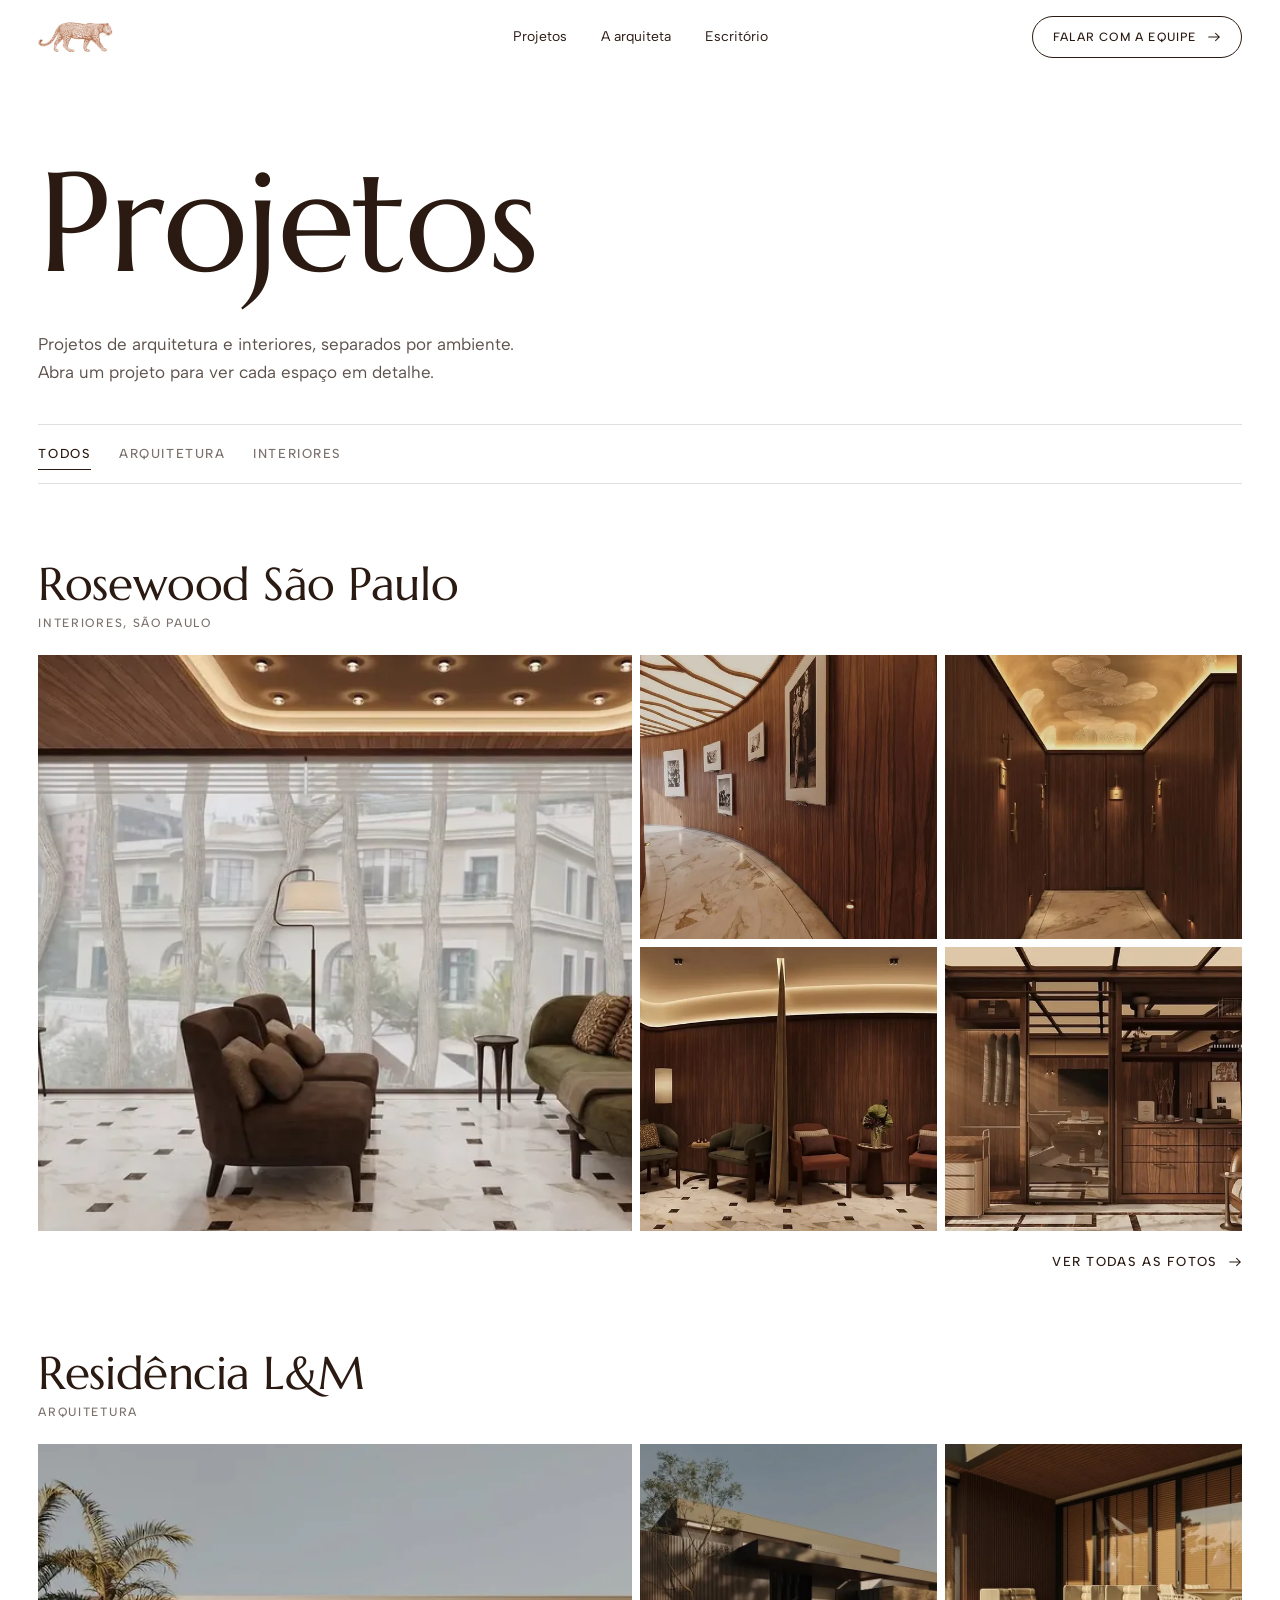
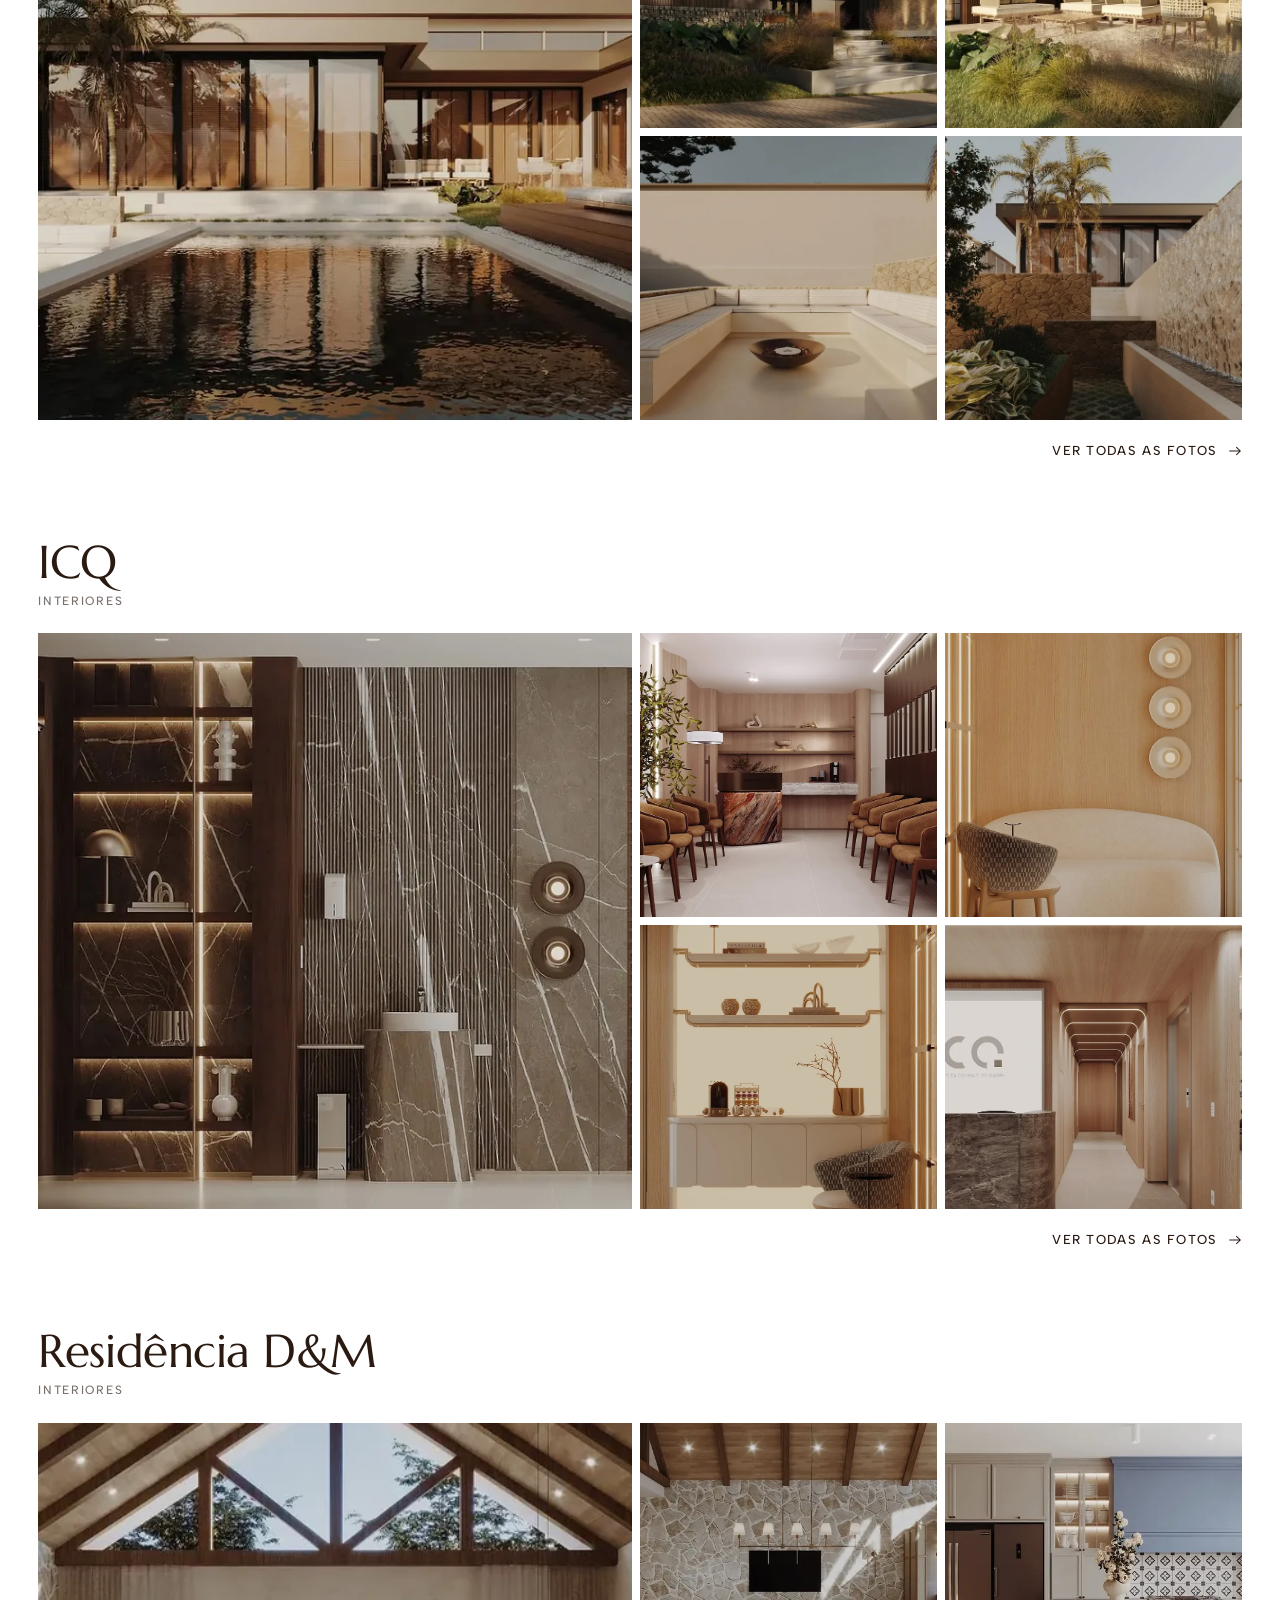
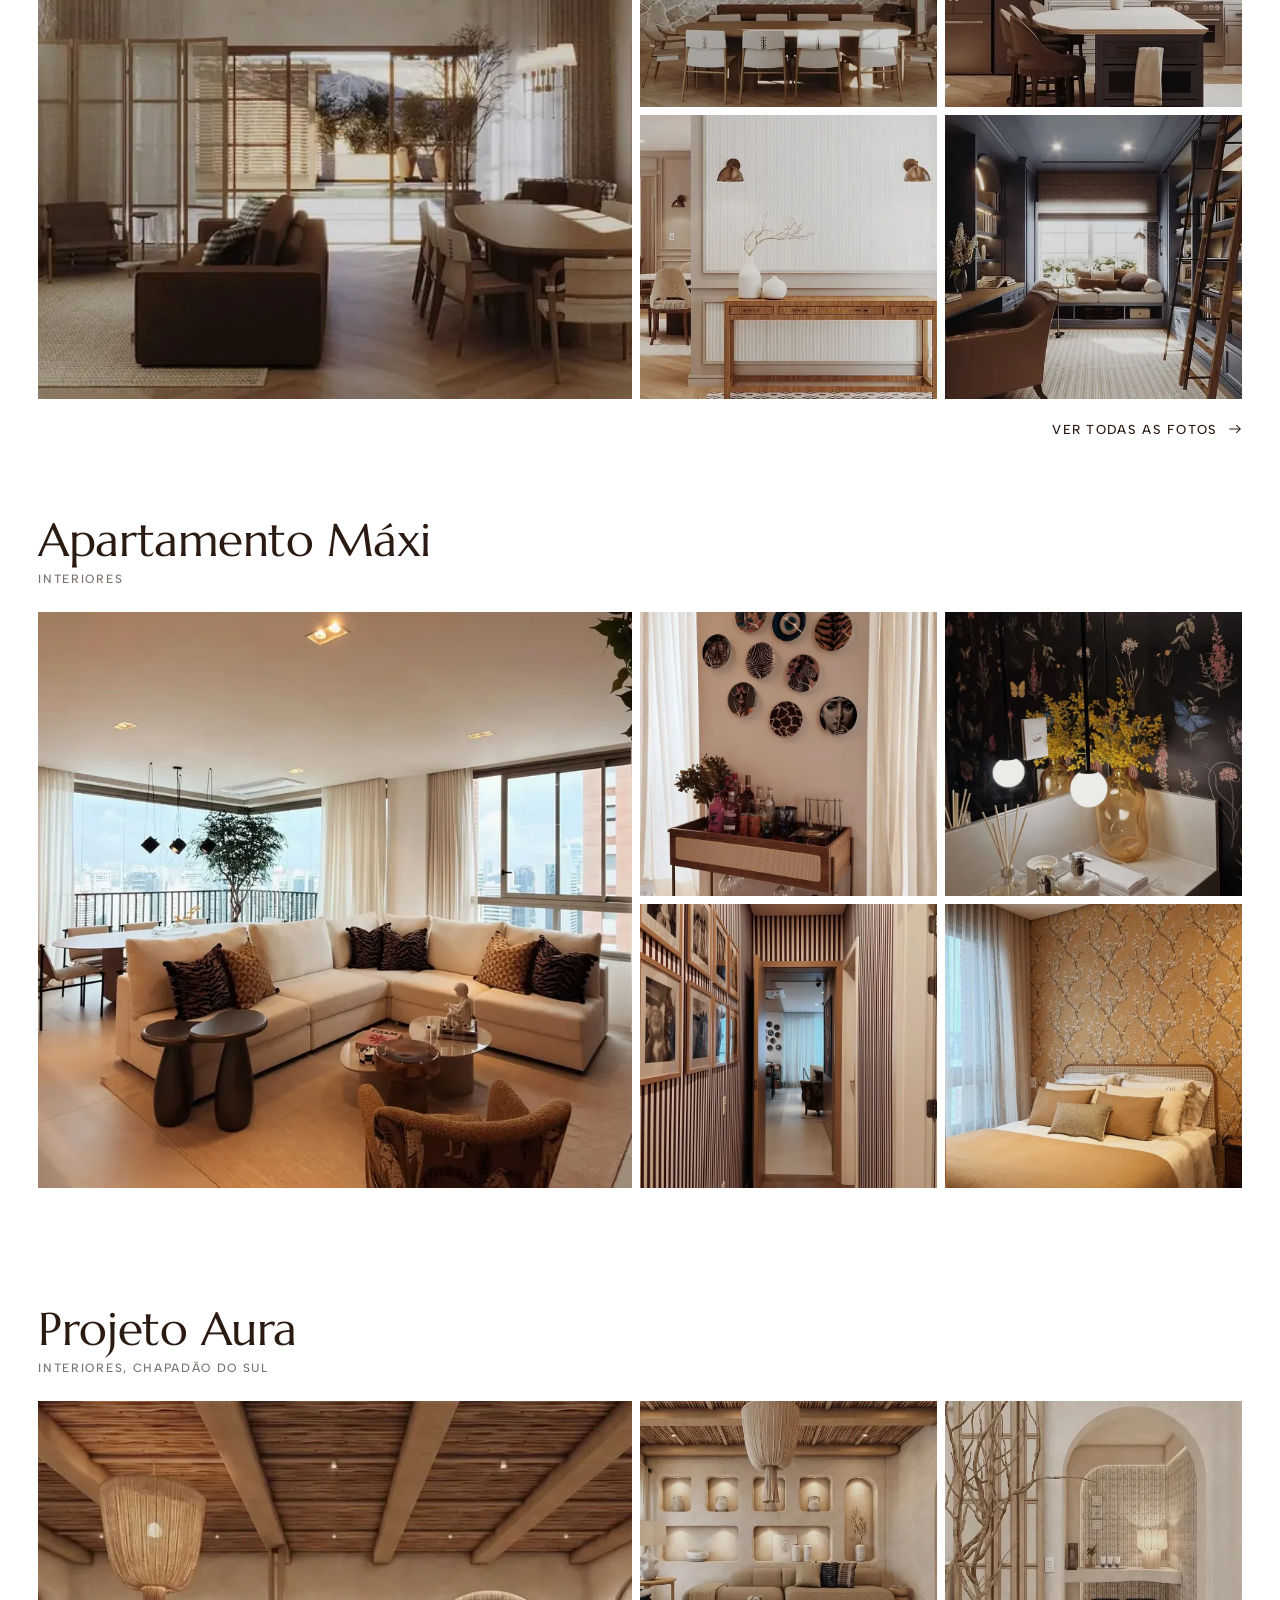
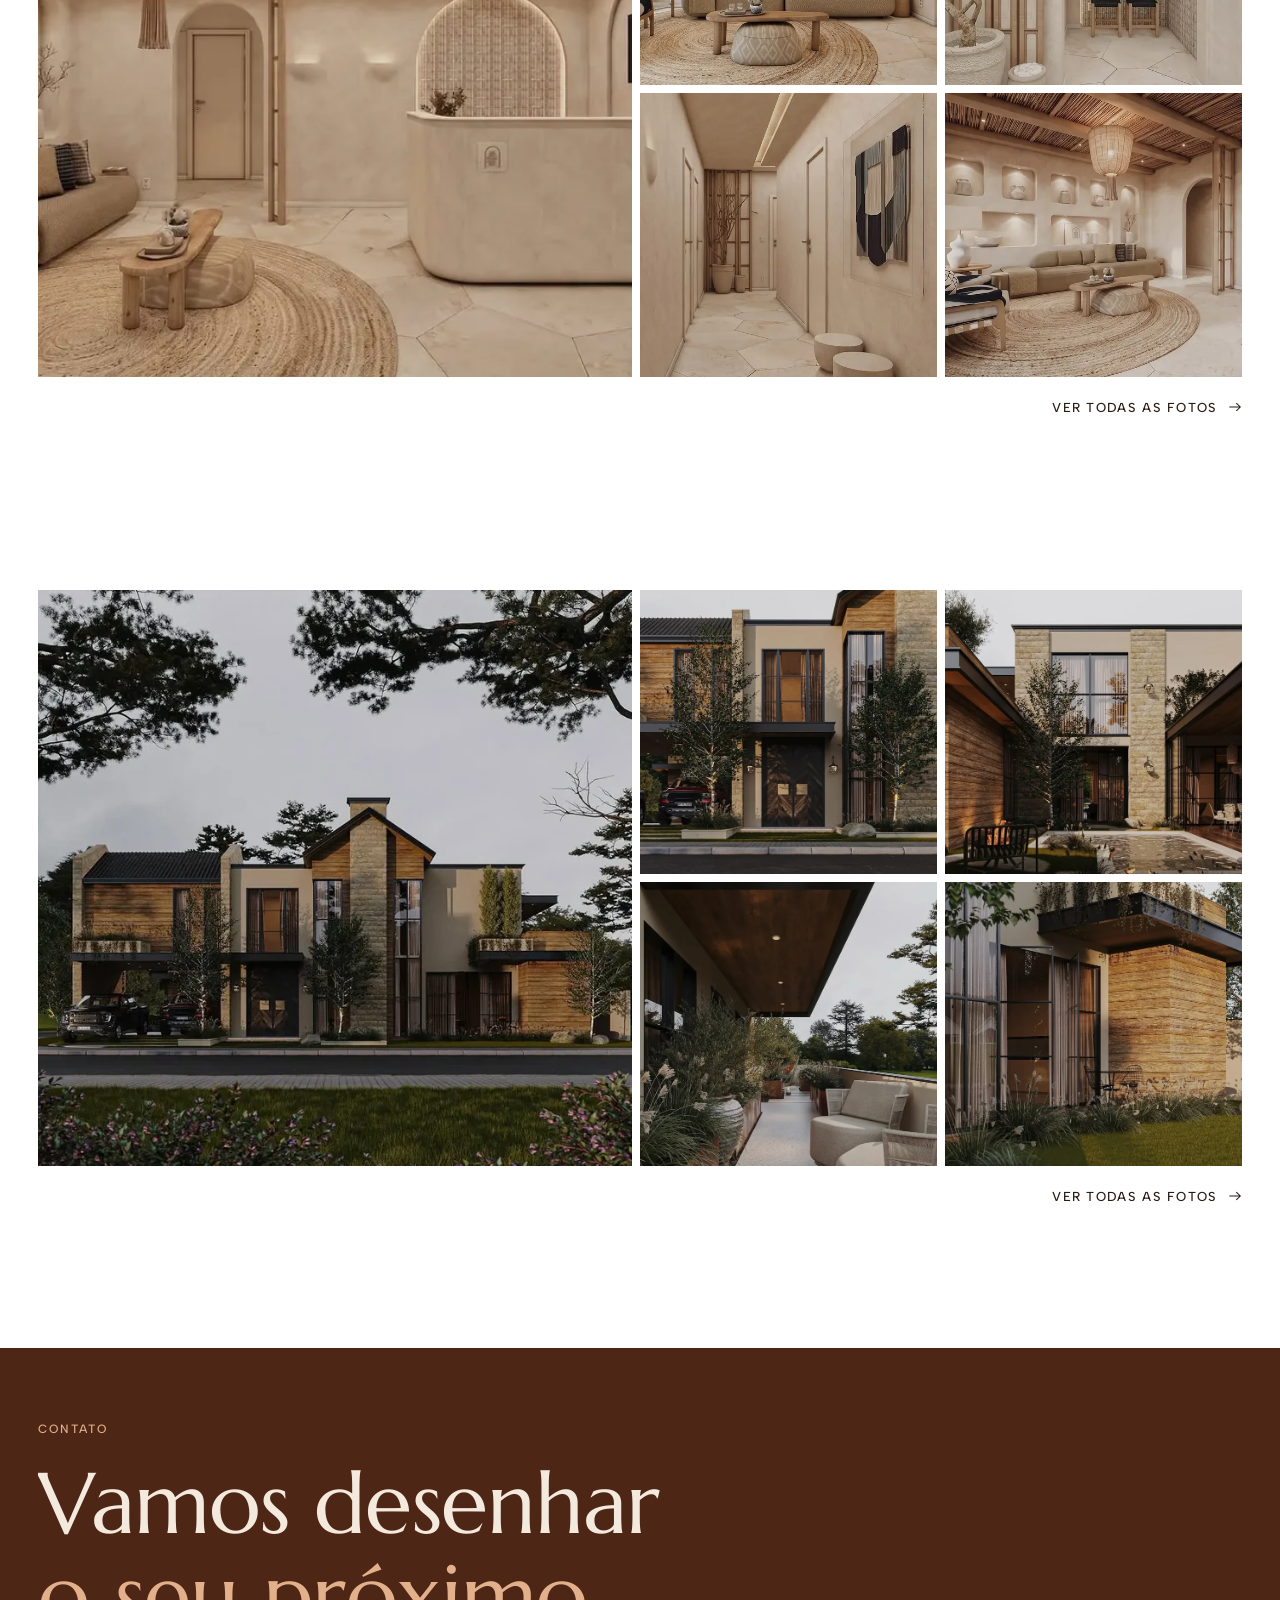
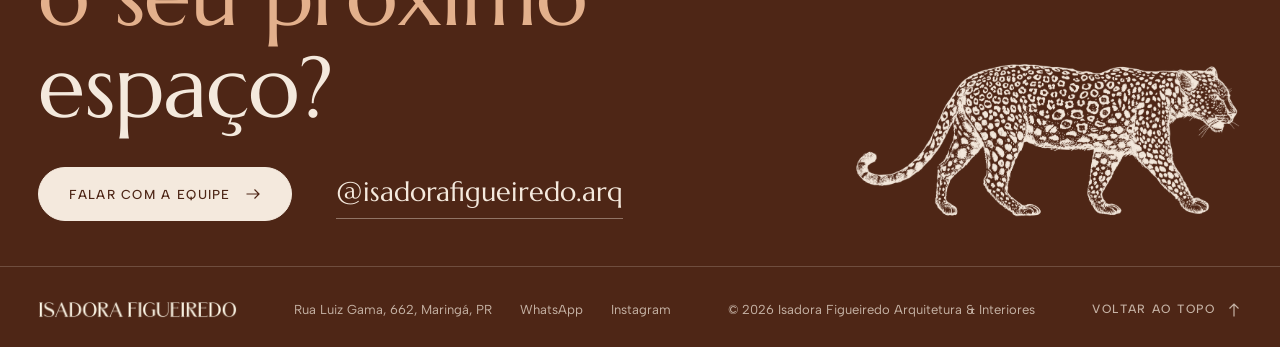
<file: projetos.html>
<!doctype html>
<html lang="pt-BR">
<head>
  <meta charset="utf-8">
  <meta name="viewport" content="width=device-width, initial-scale=1">
  <title>Projetos de arquitetura e interiores | Isadora Figueiredo, Maringá</title>
  <meta name="description" content="Projetos de arquitetura residencial e design de interiores de Isadora Figueiredo, entre casas, apartamentos e espaços de atendimento, separados por ambiente.">
  <meta name="theme-color" content="#ffffff">
  <meta property="og:type" content="website">
  <meta property="og:locale" content="pt_BR">
  <meta property="og:title" content="Projetos de arquitetura e interiores | Isadora Figueiredo, Maringá">
  <meta property="og:description" content="Projetos de arquitetura residencial e design de interiores de Isadora Figueiredo, entre casas, apartamentos e espaços de atendimento, separados por ambiente.">
  <meta property="og:site_name" content="Isadora Figueiredo Arquitetura e Interiores">
  <link rel="canonical" href="https://isadora-tavares-arquitetura.vercel.app/projetos.html">
  <meta property="og:url" content="https://isadora-tavares-arquitetura.vercel.app/projetos.html">
  <meta property="og:image" content="https://isadora-tavares-arquitetura.vercel.app/assets/og.jpg">
  <meta property="og:image:secure_url" content="https://isadora-tavares-arquitetura.vercel.app/assets/og.jpg">
  <meta property="og:image:type" content="image/jpeg">
  <meta property="og:image:width" content="1200">
  <meta property="og:image:height" content="630">
  <meta property="og:image:alt" content="Isadora Figueiredo Arquitetura e Interiores, com a piscina da Residência L&amp;M ao fundo">
  <meta name="twitter:card" content="summary_large_image">
  <meta name="twitter:title" content="Projetos de arquitetura e interiores | Isadora Figueiredo, Maringá">
  <meta name="twitter:description" content="Projetos de arquitetura residencial e design de interiores de Isadora Figueiredo, entre casas, apartamentos e espaços de atendimento, separados por ambiente.">
  <meta name="twitter:image" content="https://isadora-tavares-arquitetura.vercel.app/assets/og.jpg">
  <script type="application/ld+json">
  {
    "@context": "https://schema.org",
    "@type": "ProfessionalService",
    "name": "Isadora Figueiredo Arquitetura e Interiores",
    "description": "Escritório de arquitetura e design de interiores em Maringá, Paraná, com projetos residenciais, apartamentos e espaços de trabalho.",
    "image": "https://isadora-tavares-arquitetura.vercel.app/assets/og.jpg",
    "url": "https://isadora-tavares-arquitetura.vercel.app/",
    "logo": "https://isadora-tavares-arquitetura.vercel.app/assets/brand/jaguar-clay.webp",
    "telephone": "+55 44 99134-4852",
    "address": {
      "@type": "PostalAddress",
      "streetAddress": "Rua Luiz Gama, 662",
      "addressLocality": "Maringá",
      "addressRegion": "PR",
      "addressCountry": "BR"
    },
    "areaServed": [
      "Maringá",
      "Paraná",
      "Brasil"
    ],
    "employee": {
      "@type": "Person",
      "name": "Isadora Figueiredo",
      "jobTitle": "Arquiteta"
    },
    "knowsAbout": [
      "Arquitetura residencial",
      "Design de interiores",
      "Projeto de interiores",
      "Marcenaria sob medida"
    ],
    "sameAs": [
      "https://www.instagram.com/isadorafigueiredo.arq/"
    ]
  }
  </script>
  <link rel="icon" href="assets/brand/favicon.png" type="image/png">
  <link rel="apple-touch-icon" href="assets/brand/apple-touch-icon.png">
  <link rel="preconnect" href="https://fonts.googleapis.com">
  <link rel="preconnect" href="https://fonts.gstatic.com" crossorigin>
  <link rel="preload" as="style" href="https://fonts.googleapis.com/css2?family=Albert+Sans:wght@300..600&amp;family=Marcellus&amp;display=swap" onload="this.onload=null;this.rel='stylesheet'">
  <noscript><link rel="stylesheet" href="https://fonts.googleapis.com/css2?family=Albert+Sans:wght@300..600&amp;family=Marcellus&amp;display=swap"></noscript>
  <style>@supports (interpolate-size: allow-keywords){:root{interpolate-size: allow-keywords}}html.lenis,html.lenis body{height: auto}.lenis:not(.lenis-autoToggle).lenis-stopped{overflow: clip}.lenis [data-lenis-prevent],.lenis [data-lenis-prevent-wheel],.lenis [data-lenis-prevent-touch],.lenis [data-lenis-prevent-vertical],.lenis [data-lenis-prevent-horizontal]{overscroll-behavior: contain}.lenis.lenis-smooth iframe{pointer-events: none}.lenis.lenis-autoToggle{transition-property: overflow;transition-duration: 1ms;transition-behavior: allow-discrete}:root{--white: #ffffff;--paper: #f7f2ec;--ink: #2a1a12;--ink-soft: rgba(42,26,18,.76);--ink-faint: rgba(42,26,18,.62);--line: rgba(42,26,18,.14);--clay: #9b4a25;--clay-soft: #e3b08c;--earth: #4e2616;--cream: #f4e9dd;--line-dark: rgba(244,233,221,.2);--muted-dark: rgba(244,233,221,.72);--display: "Marcellus","Trajan Pro",Georgia,serif;--sans: "Albert Sans","Helvetica Neue",Arial,sans-serif;--gutter: clamp(18px,3vw,56px);--s-section: clamp(88px,11vw,200px);--s-block: clamp(48px,6vw,96px);--s-head: clamp(28px,3vw,48px);--s-top: clamp(116px,12vw,200px);--ease: cubic-bezier(0.22,1,0.36,1);--ease-io: cubic-bezier(0.76,0,0.24,1)}*,*::before,*::after{box-sizing: border-box}html{-webkit-text-size-adjust: 100%}body{margin: 0;background: var(--white);color: var(--ink);font-family: var(--sans);font-weight: 400;font-size: 16px;line-height: 1.65;-webkit-font-smoothing: antialiased;overflow-x: hidden}img,video{display: block;max-width: 100%;height: auto}a{color: inherit;text-decoration: none}button{font: inherit;color: inherit;background: none;border: 0;padding: 0;cursor: pointer}h1,h2,h3,h4,p,figure,ul{margin: 0}ul{padding: 0;list-style: none}em{font-style: normal;color: var(--clay)}::selection{background: var(--clay);color: var(--white)}:focus-visible{outline: 1px solid currentColor;outline-offset: 4px}[tabindex="-1"]:focus{outline: none}p,li,dd,figcaption,blockquote{text-wrap: pretty}h1,h2,h3,h4{text-wrap: balance}html.is-intro,html.is-locked{overflow: hidden}.wrap{padding-inline: var(--gutter);max-width: 1920px;margin-inline: auto}.eyebrow{font-size: 12px;font-weight: 500;letter-spacing: .16em;text-transform: uppercase;color: var(--clay)}.display{font-family: var(--display);font-weight: 400;letter-spacing: -.01em;line-height: 1.02}.section{padding-block: var(--s-section)}.section + .section{padding-top: 0}.lead{font-family: var(--display);font-size: clamp(22px,2vw,32px);line-height: 1.3;color: var(--ink)}.i{width: 16px;height: 16px;flex: none;transition: transform .5s var(--ease)}.btn{position: relative;display: inline-flex;align-items: center;justify-content: center;gap: 14px;height: 54px;padding: 0 30px;border: 1px solid currentColor;border-radius: 999px;font-size: 13px;font-weight: 500;letter-spacing: .1em;text-transform: uppercase;line-height: 1;white-space: nowrap;overflow: hidden;isolation: isolate;transition: color .6s var(--ease),border-color .6s var(--ease)}.btn::before{content: "";position: absolute;inset: 0;z-index: -1;background: var(--ink);border-radius: inherit;transform: translateY(101%);transition: transform .6s var(--ease-io)}.btn:hover::before{transform: none}.btn:hover{color: var(--white);border-color: var(--ink)}.btn:hover .i{transform: translateX(4px)}.btn--solid{background: var(--clay);border-color: var(--clay);color: var(--white)}.btn--light{color: var(--white);border-color: rgba(255,255,255,.7)}.btn--light::before{background: var(--white)}.btn--light:hover{color: var(--ink);border-color: var(--white)}.btn--sm{height: 42px;padding: 0 20px;font-size: 12px;gap: 10px}.btn--sm .i{width: 14px;height: 14px}.icon-btn{width: 50px;height: 50px;flex: none;border: 1px solid var(--line);border-radius: 50%;display: inline-grid;place-items: center;background: var(--white);color: var(--ink);transition: background-color .5s var(--ease),color .5s var(--ease),border-color .5s var(--ease)}.icon-btn:hover{background: var(--ink);color: var(--white);border-color: var(--ink)}.link-arrow{position: relative;display: inline-flex;align-items: center;gap: 10px;font-size: 13px;font-weight: 500;letter-spacing: .1em;text-transform: uppercase;transition: color .4s var(--ease)}.link-arrow::after,.footer__links a::after,.menu__links a::after,.contact__link::after{content: "";position: absolute;left: 0;right: 0;bottom: -5px;height: 1px;background: currentColor;transform: scaleX(0);transform-origin: right;transition: transform .5s var(--ease)}.footer__links a,.menu__links a{position: relative;justify-self: start;transition: color .4s var(--ease)}.menu__links a{align-self: flex-start}:is(.link-arrow,.footer__links a,.menu__links a,.contact__link,.header__nav a):is(:active,.is-tap)::after{transform: scaleX(1);transform-origin: left}.link-arrow:is(:active,.is-tap){color: var(--clay)}:is(.footer__links a,.menu__links a,.contact__link):is(:active,.is-tap){color: var(--clay-soft)}.header.is-solid .header__nav a:is(:active,.is-tap){color: var(--clay)}@media (hover: hover){:is(.link-arrow,.footer__links a,.menu__links a,.contact__link):hover::after{transform: scaleX(1);transform-origin: left}.link-arrow:hover{color: var(--clay)}:is(.footer__links a,.menu__links a):hover{color: var(--clay-soft)}.header.is-solid .header__nav a:hover{color: var(--clay)}}.btn:is(:active,.is-tap)::before{transform: none}.btn:is(:active,.is-tap){color: var(--white);border-color: var(--ink)}.btn--light:is(:active,.is-tap),.header:not(.is-solid) .btn:is(:active,.is-tap){color: var(--ink);border-color: var(--white)}.link-arrow .i{width: 14px;height: 14px}.link-arrow:hover .i{transform: translateX(4px)}.link-arrow--out:hover .i{transform: translate(2px,-2px)}.intro{position: fixed;inset: 0;z-index: 200;background: var(--white);display: grid;place-items: center;clip-path: inset(0 0 0 0);transition: clip-path 1.2s var(--ease-io)}.intro__stage{display: grid;justify-items: center;width: min(230px,56vw);transition: transform 1.2s var(--ease-io),opacity .7s var(--ease)}.intro__jag{width: 38%;opacity: 0;animation: fade 1.1s .1s var(--ease) forwards}.intro__word{width: 100%;margin-top: 18px;opacity: 0;animation: fade 1.1s .3s var(--ease) forwards}.intro__tag{width: 60%;margin-top: 8px;opacity: 0;animation: fade 1.1s .5s var(--ease) forwards}.intro.is-leaving{clip-path: inset(0 0 100% 0)}.intro.is-leaving .intro__stage{transform: translateY(-8vh);opacity: 0}.intro.is-gone{display: none}@keyframes fade{from{opacity: 0;transform: translateY(14px)}to{opacity: 1;transform: none}}.header{position: fixed;inset: 0 0 auto 0;z-index: 50;color: var(--white);transition: background-color .5s var(--ease),color .5s var(--ease),transform .5s var(--ease)}.header__inner{display: grid;grid-template-columns: 1fr auto 1fr;align-items: center;padding-block: 16px}.header__logo{display: inline-flex;align-items: center;justify-self: start}.header__logo img{height: 30px;width: auto;filter: brightness(0) invert(1);transition: filter .5s var(--ease)}.header__nav{display: flex;gap: 34px;font-size: 14px}.header__nav a{position: relative}.header__nav a::after{content: "";position: absolute;left: 0;right: 0;bottom: -3px;height: 1px;background: currentColor;transform: scaleX(0);transform-origin: right;transition: transform .5s var(--ease)}.header__nav a:hover::after{transform: scaleX(1);transform-origin: left}.header__cta{justify-self: end}.header__menu{display: none;justify-self: end;flex-direction: column;justify-content: center;align-items: flex-end;gap: 7px;width: 44px;height: 44px;margin-right: -8px;padding: 0 8px}.header__menu span{display: block;width: 26px;height: 1.5px;background: currentColor;border-radius: 1px;transition: width .45s var(--ease)}.header__menu span:nth-child(2){width: 18px}.header__menu:hover span:nth-child(2){width: 26px}.header:not(.is-solid) .btn::before{background: var(--white)}.header:not(.is-solid) .btn:hover{color: var(--ink);border-color: var(--white)}.header.is-solid{background: var(--white);color: var(--ink)}.header.is-solid .header__logo img{filter: none}.header.is-hidden{transform: translateY(-100%)}.header.is-fadein{transition: none;animation: headerFade .9s var(--ease) both}@keyframes headerFade{from{opacity: 0}to{opacity: 1}}.menu{position: fixed;inset: 0;z-index: 60;background: var(--ink);color: var(--cream);display: flex;flex-direction: column;justify-content: space-between;gap: 32px;padding: 16px var(--gutter) 32px;clip-path: inset(0 0 100% 0);transition: clip-path .7s var(--ease-io)}.menu.is-open{clip-path: inset(0 0 0 0)}.menu__top{display: flex;justify-content: space-between;align-items: center}.menu__logo{height: 28px;width: auto;filter: brightness(0) invert(.93) sepia(.25)}.menu .icon-btn{background: transparent;color: var(--cream);border-color: var(--line-dark)}.menu .icon-btn:hover{background: var(--cream);color: var(--ink);border-color: var(--cream)}.menu__links{display: flex;flex-direction: column;gap: 4px}.menu__links a{font-family: var(--display);font-size: clamp(40px,11vw,68px);line-height: 1.12}.menu__foot{display: grid;gap: 22px;font-size: 14px;color: var(--muted-dark)}.menu__foot .btn{justify-self: start;color: var(--cream)}.menu__foot .btn::before{background: var(--cream)}.menu__foot .btn:hover{color: var(--ink);border-color: var(--cream)}.start{position: fixed;inset: 0;z-index: 80;visibility: hidden;transition: visibility 0s .7s}.start.is-open{visibility: visible;transition: none}.start__scrim{position: absolute;inset: 0;background: rgba(30,16,9,.5);opacity: 0;transition: opacity .6s var(--ease);cursor: pointer}.start.is-open .start__scrim{opacity: 1}.start__card{position: absolute;top: 12px;right: 12px;bottom: 12px;width: min(540px,calc(100% - 24px));background: var(--white);color: var(--ink);border-radius: 6px;display: flex;flex-direction: column;padding: 24px clamp(22px,3vw,40px) 32px;overflow-y: auto;overflow-x: hidden;transform: translateX(calc(100% + 24px));transition: transform .7s var(--ease-io)}.start.is-open .start__card{transform: none}.start__top{display: flex;justify-content: space-between;align-items: center}.start__top .icon-btn{width: 44px;height: 44px}.start__form{display: grid;gap: 18px;margin-top: auto;padding-top: 28px}.start__title{font-family: var(--display);font-weight: 400;line-height: 1.08;font-size: clamp(32px,3vw,44px)}.start__lead{color: var(--ink-soft);margin-top: -6px}.field{display: grid;gap: 8px;border: 0;padding: 0;margin: 0;min-width: 0}.field > span,.field legend{font-size: 12px;font-weight: 500;letter-spacing: .14em;text-transform: uppercase;color: var(--ink-faint);padding: 0}.field legend{margin-bottom: 10px}.field input,.field textarea{width: 100%;font: inherit;font-size: 16px;color: var(--ink);background: transparent;border: 0;border-bottom: 1px solid var(--line);border-radius: 0;padding: 8px 0 10px;outline: none;resize: vertical;transition: border-color .3s}.field input:focus,.field textarea:focus{border-color: var(--ink)}.field textarea::placeholder{color: var(--ink-faint)}.field-row{display: grid;grid-template-columns: 1fr 1fr;gap: 20px}.chips{display: flex;flex-wrap: wrap;gap: 8px}.chips label{position: relative}.chips input{position: absolute;inset: 0;width: 100%;height: 100%;margin: 0;opacity: 0;pointer-events: none}.chips span{display: inline-flex;align-items: center;height: 40px;padding: 0 16px;border: 1px solid var(--line);border-radius: 999px;font-size: 14px;cursor: pointer;transition: background-color .3s,color .3s,border-color .3s}.chips label:hover span{border-color: var(--ink)}.chips input:checked + span{background: var(--ink);border-color: var(--ink);color: var(--white)}.chips input:focus-visible + span{outline: 1px solid var(--ink);outline-offset: 3px}.start__form .btn{justify-self: start;margin-top: 6px}.start__alt{display: flex;flex-wrap: wrap;gap: 8px 22px;margin-top: 26px;padding-top: 20px;border-top: 1px solid var(--line);font-size: 14px;color: var(--ink-soft)}.start__alt a{border-bottom: 1px solid var(--line);transition: border-color .3s,color .3s}.start__alt a:hover{color: var(--ink);border-color: var(--ink)}.hero{position: relative;height: 100vh;height: 100svh;min-height: 600px;color: var(--white);overflow: hidden;background: var(--earth)}.hero__media{position: absolute;inset: 0}.hero__media img{position: absolute;inset: 0;width: 100%;height: 100%;object-fit: cover;opacity: 0;transition: opacity 2s var(--ease-io)}.hero__media img.is-active{opacity: 1}@keyframes heroZoom{from{transform: scale(1.1)}to{transform: scale(1)}}.hero::after,.p-hero::after{content: "";position: absolute;inset: 0;pointer-events: none;background: linear-gradient(to bottom,rgba(30,16,9,.45) 0%,rgba(30,16,9,0) 24%),linear-gradient(to top,rgba(30,16,9,.7) 0%,rgba(30,16,9,.2) 42%,rgba(30,16,9,0) 66%),rgba(30,16,9,.14)}.hero__row{position: absolute;z-index: 2;left: 0;right: 0;top: 38%;display: grid;grid-template-columns: repeat(24,1fr);column-gap: 20px;align-items: start;padding-top: 22px;border-top: 1px solid rgba(255,255,255,.32);opacity: 0;transition: opacity 1.4s .5s var(--ease)}.is-ready .hero__row{opacity: 1}.hero__mission{grid-column: 1 / 9;font-family: var(--display);font-size: clamp(20px,1.7vw,34px);line-height: 1.32}.hero__link{grid-column: 21 / 25;justify-self: end}.hero__content{position: absolute;inset: auto 0 0 0;z-index: 2;display: flex;justify-content: space-between;align-items: end;gap: 40px;padding-bottom: clamp(26px,3.2vw,52px)}.hero__title{font-family: var(--display);font-weight: 400;font-size: clamp(40px,5.8vw,140px);line-height: 1.02;letter-spacing: -.015em}.hero__title em{color: var(--clay-soft)}.hero__mark{line-height: 0}.hero__mark img{display: block;width: clamp(290px,58vw,1320px);height: auto;filter: brightness(0) invert(1)}.hero__now{flex: none;padding-bottom: .9em;font-size: 12px;font-weight: 500;letter-spacing: .16em;text-transform: uppercase;opacity: 0;transition: opacity 1.2s .8s var(--ease)}.is-ready .hero__now{opacity: 1}[data-hero-name]{transition: opacity .6s var(--ease)}[data-hero-name].is-swap{opacity: 0}.hero__name{position: absolute;left: 0;right: 0;bottom: clamp(14px,2.2vw,36px);z-index: 2;padding-inline: clamp(12px,1.8vw,32px)}.hero__name h1{margin: 0;line-height: 0}.hero__word > .hero__word--l1,.hero__word > .hero__word--l2{display: none}.hero__name img{display: block;width: 100%;height: auto;filter: brightness(0) invert(1)}.hero__tag{margin: 0 0 clamp(4px,.9vw,16px) clamp(2px,.35vw,8px);line-height: 0;opacity: 0;transition: opacity 1.4s .5s var(--ease)}.hero__name .hero__tag img{width: clamp(170px,21vw,460px)}.is-ready .hero__tag{opacity: 1}.ln{display: block;overflow: hidden;padding-block: .06em .14em;margin-block: -.06em -.14em}.ln > span{display: block;transform: translateY(115%);transition: transform 1.4s var(--ease)}html.is-intro .hero .ln > span{transform: none;transition: none}html.is-snap .hero .ln > span{transition: none}.is-ready .hero .ln > span,.is-ready .p-hero .ln > span{transform: none}.is-ready .hero .ln:nth-child(2) > span{transition-delay: .12s}.reveal{opacity: 0;transform: translateY(30px);transition: opacity 1.3s var(--ease),transform 1.3s var(--ease)}.reveal.is-in{opacity: 1;transform: none}.reveal-d1{transition-delay: .08s}.reveal-d2{transition-delay: .16s}.reveal-lines.is-in .ln > span{transform: none}.reveal-lines.is-in .ln:nth-child(2) > span{transition-delay: .1s}.reveal-lines.is-in .ln:nth-child(3) > span{transition-delay: .2s}.reveal-lines.is-in .ln:nth-child(4) > span{transition-delay: .3s}.img-reveal .frame{clip-path: inset(100% 0 0 0);transition: clip-path 1.6s var(--ease-io)}.img-reveal .frame img{scale: 1.22;transition: scale 2.2s var(--ease),opacity .9s var(--ease)}.img-reveal.is-in .frame{clip-path: inset(0 0 0 0)}.img-reveal.is-in .frame img{scale: 1}.frame{position: relative;overflow: hidden;background: var(--paper)}.frame img{position: absolute;left: 0;top: -7%;width: 100%;height: 114%;object-fit: cover;will-change: transform;opacity: 0;transition: opacity .9s var(--ease),scale 1.3s var(--ease)}.frame.is-loaded img{opacity: 1}figcaption{margin-top: 14px;font-size: 12px;font-weight: 500;letter-spacing: .14em;text-transform: uppercase;color: var(--ink-faint)}.ident__grid{display: grid;grid-template-columns: repeat(24,1fr);column-gap: 20px}.ident .eyebrow{grid-column: 1 / 7;padding-top: .9em}.ident__text{grid-column: 7 / 24;font-family: var(--display);font-size: clamp(28px,3.3vw,58px);line-height: 1.2;text-wrap: pretty}[data-words] .w{opacity: .5;transition: opacity .5s linear}[data-words] em .w{opacity: .72}[data-words] .w.on{opacity: 1}.ident__img--a{grid-column: 2 / 11;grid-row: 2;margin-top: clamp(100px,12vw,220px)}.ident__img--a .frame{aspect-ratio: 3 / 4}.ident__img--b{grid-column: 14 / 24;grid-row: 2 / 4;margin-top: clamp(220px,26vw,460px)}.ident__img--b .frame{aspect-ratio: 4 / 5}.ident__img--b .frame img{top: 0;height: 100%;object-position: center top}.ident__side{grid-column: 3 / 10;grid-row: 3;margin-top: clamp(48px,5vw,90px);font-size: clamp(18px,1.35vw,21px);line-height: 1.6;color: rgba(42,26,18,.88);max-width: 440px}.section__head{display: flex;justify-content: space-between;align-items: end;gap: 24px 32px;flex-wrap: wrap;padding-bottom: clamp(20px,2.2vw,32px);margin-bottom: var(--s-head);border-bottom: 1px solid var(--line)}.section__head h2{font-size: clamp(52px,8.4vw,160px)}.section__head .link-arrow{padding-bottom: .9em}.works__grid{display: grid;grid-template-columns: repeat(24,1fr);column-gap: 20px;row-gap: var(--s-block)}.work{display: block}.work .frame img{transition: scale 1.4s var(--ease),opacity .9s var(--ease)}.work:hover .frame img{scale: 1.04}.work__cap{display: grid;gap: 6px;margin-top: 14px}.work__cap h3{font-family: var(--display);font-weight: 400;font-size: clamp(20px,1.6vw,30px);line-height: 1.2}.work__cap p{font-size: 12px;font-weight: 500;letter-spacing: .14em;text-transform: uppercase;color: var(--ink-faint)}.work--a1{grid-column: 1 / 14;grid-row: 1 / 3}.work--a1 .frame{aspect-ratio: 1 / 1.1}.work--a2{grid-column: 15 / 20;grid-row: 1}.work--a3{grid-column: 20 / 25;grid-row: 1}.work--a2 .frame,.work--a3 .frame{aspect-ratio: 4 / 5}.work--a4{grid-column: 15 / 25;grid-row: 2;align-self: end}.work--a4 .frame{aspect-ratio: 3 / 2}.work--b1{grid-column: 3 / 10;grid-row: 3;align-self: end}.work--b1 .frame{aspect-ratio: 4 / 5}.work--b2{grid-column: 11 / 25;grid-row: 3;margin-top: clamp(60px,10vw,180px)}.work--b2 .frame{aspect-ratio: 16 / 10}.work--b3{grid-column: 6 / 19;grid-row: 4}.work--b3 .frame{aspect-ratio: 16 / 11}.cta__inner{display: grid;justify-items: center;text-align: center}.cta__jag{width: clamp(84px,7vw,110px);margin-bottom: var(--s-head)}.cta h2{font-size: clamp(40px,5.6vw,104px);text-wrap: balance}.cta__row{display: grid;justify-items: center;gap: var(--s-head);margin-top: var(--s-head)}.cta__row p{max-width: 640px;color: var(--ink-soft);font-size: 17px}.mosaic{position: relative;display: grid;grid-template-columns: 2fr 1fr 1fr;grid-template-rows: 1fr 1fr;gap: 8px;height: clamp(380px,64vh,700px)}.mosaic__item{position: relative;overflow: hidden;background: var(--paper);display: block;width: 100%;height: 100%}.mosaic__item:first-child{grid-row: 1 / 3}.mosaic__item img{width: 100%;height: 100%;object-fit: cover;transition: scale 1.4s var(--ease),filter .6s var(--ease)}.mosaic__item:hover img{scale: 1.035}.mosaic:has(.mosaic__item:hover) .mosaic__item:not(:hover) img{filter: brightness(.86)}.mosaic__all{position: absolute;right: 18px;bottom: 18px;z-index: 2;display: inline-flex;align-items: center;gap: 10px;height: 44px;padding: 0 18px;border-radius: 999px;background: var(--white);color: var(--ink);font-size: 12px;font-weight: 500;letter-spacing: .1em;text-transform: uppercase;box-shadow: 0 6px 24px rgba(42,26,18,.14);transition: background-color .4s var(--ease),color .4s var(--ease)}.mosaic__all:hover{background: var(--ink);color: var(--white)}.mosaic__dots{display: none}.gteaser__foot{display: flex;justify-content: space-between;align-items: center;gap: 16px 32px;flex-wrap: wrap;margin-top: 24px}.gteaser__foot p{color: var(--ink-soft)}.about__grid{display: grid;grid-template-columns: repeat(24,1fr);column-gap: 20px;align-items: start}.about__img{grid-column: 1 / 12;position: sticky;top: 90px}.about__img .frame{aspect-ratio: auto;height: clamp(420px,calc(100svh - 180px),1000px)}.about__text{grid-column: 14 / 23;display: grid;gap: 24px;padding-top: clamp(120px,30svh,340px);font-size: 17px;color: var(--ink-soft)}.about__text h2{font-size: clamp(52px,6.6vw,124px);color: var(--ink);margin-block: 4px 16px}.about__text .link-arrow{justify-self: start;margin-top: 12px}.more-btn{display: none}.office__top{--pin-h: clamp(420px,calc(100svh - 180px),1000px);--pin-frame: min(var(--pin-h),calc(((100cqw - 460px) / 24 * 10 + 180px) * 1141 / 874));container-type: inline-size;display: grid;grid-template-columns: repeat(24,1fr);column-gap: 20px;align-items: start}.office__intro{grid-column: 1 / 13;display: grid;gap: 28px;box-sizing: content-box;min-height: var(--pin-frame);align-content: end;padding-bottom: max(0px,calc(var(--pin-frame) - var(--pin-t,var(--pin-frame))))}.office__intro h2{font-size: clamp(44px,5.6vw,108px)}.office__lead{max-width: 480px;font-size: 17px;color: var(--ink-soft)}.office__img{grid-column: 15 / 25;position: sticky;top: 90px}.office__img .frame{aspect-ratio: 874 / 1141;width: min(100%,calc(var(--pin-h) * 874 / 1141));margin-left: auto}.office__img .frame img{top: 0;height: 100%}.office__info{display: grid;grid-template-columns: repeat(3,1fr);gap: 32px 24px;margin-top: var(--s-block);padding-top: 28px;border-top: 1px solid var(--line);font-size: 16px;line-height: 1.75}.office__info h3{margin-bottom: 12px;font-weight: 500;font-size: 12px;letter-spacing: .16em;text-transform: uppercase;color: var(--ink-faint)}.office__info a:not(.link-arrow){border-bottom: 1px solid var(--line);transition: border-color .3s}.office__info a:not(.link-arrow):hover{border-color: var(--ink)}.office__info .link-arrow{margin-top: 12px;font-size: 12px}.office__more{display: flex;justify-content: flex-end;margin-top: var(--s-head)}.fronts{border-top: 1px solid var(--line)}.fronts li{border-bottom: 1px solid var(--line)}.fronts a{display: grid;grid-template-columns: 11fr 9fr auto;align-items: center;gap: 32px;padding: clamp(26px,3vw,44px) 0}.fronts__name{font-family: var(--display);font-size: clamp(38px,5.2vw,96px);line-height: 1.05;transition: transform .8s var(--ease),color .6s var(--ease)}.fronts__desc{max-width: 420px;color: var(--ink-soft)}.fronts a:hover .fronts__name{transform: translateX(24px);color: var(--clay)}.fronts a:hover .icon-btn{background: var(--clay);border-color: var(--clay);color: var(--white)}.fronts__float{position: fixed;left: 0;top: 0;z-index: 40;width: clamp(220px,20vw,340px);aspect-ratio: 4 / 5;overflow: hidden;pointer-events: none;clip-path: inset(50% 50% 50% 50%);transition: clip-path .7s var(--ease-io)}.fronts__float img{width: 100%;height: 100%;object-fit: cover;scale: 1.2;transition: scale 1s var(--ease)}.fronts__float.is-on{clip-path: inset(0 0 0 0)}.fronts__float.is-on img{scale: 1}.reviews{display: grid;grid-template-columns: repeat(24,1fr);column-gap: 20px}.reviews__side{grid-column: 1 / 7;display: flex;flex-direction: column;justify-content: space-between;gap: 40px}.reviews__side h2{font-size: clamp(40px,4.4vw,80px)}.reviews__ctrl{display: flex;align-items: center;gap: 4px;margin-left: -14px}.reviews__ctrl .icon-btn{border-color: transparent;background: transparent}.reviews__ctrl .icon-btn:hover,.reviews__ctrl .icon-btn:is(:active,.is-tap){background: transparent;color: var(--clay);border-color: transparent}.reviews__count{font-size: 13px;letter-spacing: .1em;font-variant-numeric: tabular-nums;color: var(--ink-faint);min-width: 64px;margin-left: 8px}.reviews__stage{grid-column: 9 / 25;position: relative;display: grid}.review{grid-area: 1 / 1;opacity: 0;visibility: hidden;transition: opacity .8s var(--ease),visibility .8s}.review.is-active{opacity: 1;visibility: visible}.review blockquote{margin: 0;font-family: var(--display);font-size: clamp(26px,2.9vw,50px);line-height: 1.22}.review blockquote::before{content: "\201C"}.review blockquote::after{content: "\201D"}.review figcaption{margin-top: 32px;display: flex;flex-wrap: wrap;gap: 6px 14px;font-size: 13px}.review figcaption b{font-weight: 500;color: var(--ink);letter-spacing: .14em}.review figcaption span{color: var(--ink-faint)}.contact{background: var(--earth);color: var(--cream);padding-top: var(--s-section);overflow: hidden}.contact .eyebrow{color: var(--clay-soft)}.contact__big{font-size: clamp(48px,7.6vw,150px);margin-top: 28px}.contact__big em{color: var(--clay-soft)}.contact__actions{display: flex;align-items: center;gap: 28px 44px;flex-wrap: wrap;margin-top: var(--s-head)}.contact .btn--solid{background: var(--cream);border-color: var(--cream);color: var(--earth)}.contact .btn--solid::before{background: var(--clay-soft)}.contact .btn--solid:hover{color: var(--earth);border-color: var(--clay-soft)}.contact__link{position: relative;font-family: var(--display);font-size: clamp(22px,2.1vw,32px);border-bottom: 1px solid rgba(244,233,221,.4);padding-bottom: 4px;transition: border-color .4s,color .4s}.contact__link::after{bottom: -1px}.footer{margin-top: var(--s-block)}.contact__layout{display: grid;grid-template-columns: repeat(24,1fr);column-gap: 20px;align-items: end}.contact__main{grid-column: 1 / 17}.contact__jag{grid-column: 17 / 25;justify-self: end;width: 100%;max-width: 540px;aspect-ratio: 1073 / 430;margin-bottom: 4px;background: var(--cream);-webkit-mask: center / contain no-repeat;mask: center / contain no-repeat}.contact__jag.is-in{-webkit-mask-image: url("assets/brand/jaguar-clay.webp");mask-image: url("assets/brand/jaguar-clay.webp")}.footer__row{display: flex;justify-content: space-between;align-items: center;gap: 20px 36px;flex-wrap: wrap;padding-block: var(--s-head) 30px;margin-top: var(--s-head);border-top: 1px solid var(--line-dark);font-size: 13px;color: var(--muted-dark)}.footer__word{height: 17px;width: auto;filter: brightness(0) invert(.93) sepia(.25)}.footer__links{display: flex;flex-wrap: wrap;gap: 8px 28px}.footer__top{display: inline-flex;align-items: center;gap: 10px;text-transform: uppercase;letter-spacing: .14em;font-size: 12px;font-weight: 500}.footer__top:hover{color: var(--cream)}.footer__top:hover .i{transform: translateY(-3px)}.sp-hero{display: grid;grid-template-columns: repeat(24,1fr);column-gap: 20px;align-items: end;padding-top: var(--s-top)}.sp-hero__text{grid-column: 1 / 13;display: grid;gap: 26px;padding-bottom: clamp(8px,2vw,32px)}.sp-hero__text h1{font-size: clamp(56px,8.2vw,158px)}.sp-hero__text .lead{max-width: 30ch}.sp-hero__img{grid-column: 14 / 25}.sp-hero__img .frame{aspect-ratio: 4 / 5}.sp-hero--pin{--pin-h: clamp(420px,calc(100svh - var(--s-top) - 32px),1000px);--pin-gap: clamp(8px,2vw,32px);align-items: start}.sp-hero--pin .sp-hero__img{position: sticky;top: 90px}.sp-hero--pin .sp-hero__img .frame{aspect-ratio: 1170 / 1463;width: min(100%,calc(var(--pin-h) * 1170 / 1463));margin-left: auto}.sp-hero--pin .sp-hero__img .frame img{top: 0;height: 100%}.sp-hero--pin .sp-hero__text{box-sizing: content-box;min-height: calc(var(--pin-h) - var(--pin-gap));align-content: end;padding-bottom: max(var(--pin-gap),calc(var(--pin-h) - var(--pin-t,var(--pin-h))))}.sp-wide{margin-top: var(--s-block)}.sp-wide .frame{aspect-ratio: 21 / 9}.sp-cols{display: grid;grid-template-columns: repeat(24,1fr);column-gap: 20px;row-gap: 32px}.sp-cols > .eyebrow{grid-column: 1 / 7;padding-top: .6em}.sp-cols__body{grid-column: 9 / 23;display: grid;gap: 24px;font-size: 17px;color: var(--ink-soft)}.sp-cols__body .lead{font-size: clamp(26px,2.6vw,44px);line-height: 1.22}.sp-quote{text-align: center}.sp-quote blockquote{margin: 0 auto;max-width: 18ch;font-family: var(--display);font-size: clamp(38px,5.6vw,104px);line-height: 1.08}.sp-quote figcaption{margin-top: 28px}.values{display: grid;grid-template-columns: repeat(3,1fr);gap: 20px}.section__head + .values article{padding-top: 0}.section__head + .steps,.section__head + .fronts{border-top: 0}.section__head + .steps li:first-child,.section__head + .fronts li:first-child a{padding-top: 0}.values article{padding-top: 28px;display: grid;gap: 14px;align-content: start}.values h3{font-family: var(--display);font-weight: 400;font-size: clamp(26px,2.2vw,38px);line-height: 1.15}.values p{color: var(--ink-soft);max-width: 34ch}.steps{border-top: 1px solid var(--line)}.steps li{display: grid;grid-template-columns: repeat(24,1fr);column-gap: 20px;align-items: baseline;padding-block: clamp(24px,2.6vw,40px);border-bottom: 1px solid var(--line)}.steps h3{grid-column: 1 / 12;font-family: var(--display);font-weight: 400;font-size: clamp(28px,3vw,54px);line-height: 1.1}.steps p{grid-column: 14 / 24;color: var(--ink-soft)}.map{position: relative;overflow: hidden;background: var(--paper);aspect-ratio: 16 / 9}.map iframe{position: absolute;inset: 0;width: 100%;height: 100%;border: 0;filter: grayscale(.6) sepia(.15) contrast(.95)}.visit{display: grid;grid-template-columns: repeat(24,1fr);column-gap: 20px;row-gap: 40px;align-items: start}.visit__info{grid-column: 1 / 9}.visit__info .office__info{grid-template-columns: 1fr;margin-top: 0;padding-top: 0;border-top: 0;gap: 28px}.visit .map{grid-column: 10 / 25}.team-note{display: grid;grid-template-columns: repeat(24,1fr);column-gap: 20px;row-gap: 32px;align-items: end}.team-note__img{grid-column: 1 / 11}.team-note__img .frame{aspect-ratio: 4 / 5}.team-note__text{grid-column: 13 / 23;display: grid;gap: 24px;font-size: 17px;color: var(--ink-soft)}.team-note__text h2{font-size: clamp(44px,5.4vw,100px);color: var(--ink)}.team-note__text .btn{justify-self: start}.more-works{display: grid;grid-template-columns: repeat(3,1fr);gap: 20px}.more-works .frame{aspect-ratio: 4 / 5}.page-head{padding-top: var(--s-top)}.page-head h1{font-size: clamp(64px,11vw,210px);line-height: .98}.page-head__row{display: flex;justify-content: space-between;align-items: end;gap: 28px 40px;flex-wrap: wrap;margin-top: 30px;padding-bottom: 30px;border-bottom: 1px solid var(--line)}.page-head__row p{max-width: 460px;color: var(--ink-soft);font-size: 17px}.filters{display: flex;flex-wrap: wrap;gap: 8px}.filters button{height: 44px;padding: 0 20px;border: 1px solid var(--line);border-radius: 999px;font-size: 12px;font-weight: 500;letter-spacing: .12em;text-transform: uppercase;color: var(--ink-soft);transition: color .4s,border-color .4s,background-color .4s}.filters button:hover{color: var(--ink);border-color: var(--ink)}.filters button[aria-pressed="true"]{background: var(--ink);border-color: var(--ink);color: var(--white)}.gp{padding-top: var(--s-block);scroll-margin-top: 60px}.gp[hidden]{display: none}.gp__head{display: flex;justify-content: space-between;align-items: end;gap: 16px 32px;flex-wrap: wrap;margin-bottom: 22px}.gp__head h2{font-size: clamp(34px,3.6vw,64px)}.gp__head h2 a{transition: color .4s}.gp__head h2 a:hover{color: var(--clay)}.gp__meta{margin-top: 6px;font-size: 12px;font-weight: 500;letter-spacing: .14em;text-transform: uppercase;color: var(--ink-faint)}.gp__foot{display: flex;justify-content: space-between;align-items: center;gap: 16px;margin-top: 20px}.gp__all{margin-left: auto}.gp__all-short{display: none}.page-head__lead{max-width: 520px;margin-top: var(--s-head);font-size: 17px;color: var(--ink-soft)}.toolbar{display: flex;justify-content: space-between;align-items: center;gap: 14px 32px;flex-wrap: wrap;margin-top: var(--s-head);padding-block: 18px;border-block: 1px solid var(--line)}.tabs{display: flex;flex-wrap: wrap;gap: 12px 28px}.tabs button{position: relative;font-size: 13px;font-weight: 500;letter-spacing: .12em;text-transform: uppercase;color: var(--ink-faint);transition: color .4s var(--ease)}.tabs button::after{content: "";position: absolute;left: 0;right: 0;bottom: -5px;height: 1px;background: currentColor;transform: scaleX(0);transform-origin: right;transition: transform .5s var(--ease)}.tabs button[aria-pressed="true"]{color: var(--ink)}.tabs button[aria-pressed="true"]::after,.tabs button:is(:active,.is-tap)::after{transform: scaleX(1);transform-origin: left}@media (hover: hover){.tabs button:hover{color: var(--ink)}}[data-gallery]:empty{min-height: 100vh;min-height: 100svh}.gallery-end{padding-top: var(--s-section)}.tour{position: fixed;inset: 0;z-index: 110;background: var(--white);overflow-y: auto;overscroll-behavior: contain;transform: translateY(100%);visibility: hidden;transition: transform .8s var(--ease-io),visibility 0s .8s}.tour.is-open{transform: none;visibility: visible;transition: transform .8s var(--ease-io)}.tour__top{position: sticky;top: 0;z-index: 3;background: rgba(255,255,255,.95);backdrop-filter: blur(12px);-webkit-backdrop-filter: blur(12px);border-bottom: 1px solid var(--line)}.tour__bar{display: flex;align-items: center;gap: 18px;padding-block: 14px}.tour__bar .icon-btn{width: 44px;height: 44px}.tour__name{flex: 1;font-family: var(--display);font-size: clamp(20px,1.8vw,28px);line-height: 1.2}.tour__body{padding-bottom: clamp(80px,10vw,160px)}.tour__title{font-size: clamp(40px,5vw,88px);padding-top: clamp(40px,5vw,80px)}.rooms{display: flex;gap: 16px;overflow-x: auto;padding-block: 28px 36px;scrollbar-width: thin;scroll-snap-type: x proximity}.rooms button{flex: 0 0 auto;width: clamp(140px,13vw,200px);text-align: left;scroll-snap-align: start}.rooms .frame{aspect-ratio: 4 / 3}.rooms .frame img{top: 0;height: 100%;transition: scale 1s var(--ease),opacity .9s var(--ease)}.rooms button:hover .frame img{scale: 1.06}.rooms b{display: block;margin-top: 14px;font-weight: 500;font-size: 14px;line-height: 1.35}.rooms small{display: block;margin-top: 6px;font-size: 12px;font-weight: 500;letter-spacing: .14em;text-transform: uppercase;color: var(--ink-faint)}.room{display: grid;grid-template-columns: repeat(24,1fr);column-gap: 20px;padding-block: var(--s-block);border-top: 1px solid var(--line);scroll-margin-top: 90px}.room__head{grid-column: 1 / 7;align-self: start;position: sticky;top: 110px}.room__head h3{font-family: var(--display);font-weight: 400;font-size: clamp(26px,2.3vw,40px);line-height: 1.15}.room__head p{margin-top: 8px;font-size: 12px;font-weight: 500;letter-spacing: .14em;text-transform: uppercase;color: var(--ink-faint)}.room__grid{grid-column: 8 / 25;display: grid;grid-template-columns: 1fr 1fr;gap: 10px}.room__grid button{display: block;width: 100%;cursor: pointer}.room__grid .frame img{top: 0;height: 100%;transition: scale 1.4s var(--ease),opacity .9s var(--ease)}.room__grid button:hover .frame img{scale: 1.03}.room__grid .is-wide{grid-column: 1 / -1}.room__grid .is-target .frame{animation: targetPulse 2.2s var(--ease) both}@keyframes moreIn{from{opacity: 0}to{opacity: 1}}@keyframes targetPulse{0%{box-shadow: 0 0 0 0 rgba(155,74,37,0)}25%{box-shadow: 0 0 0 4px rgba(155,74,37,.55)}100%{box-shadow: 0 0 0 0 rgba(155,74,37,0)}}.p-hero{position: relative;height: 100vh;height: 100svh;min-height: 560px;overflow: hidden;background: var(--earth);color: var(--white)}.p-hero > img{position: absolute;inset: 0;width: 100%;height: 100%;object-fit: cover;animation: heroZoom 2.6s var(--ease) both}.p-hero__content{position: absolute;inset: auto 0 0 0;z-index: 2;display: flex;justify-content: space-between;align-items: end;gap: 24px 40px;flex-wrap: wrap;padding-bottom: clamp(26px,3.2vw,52px)}.p-hero h1{font-size: clamp(52px,8.6vw,170px)}.p-hero__meta{padding-bottom: .9em;font-size: 12px;font-weight: 500;letter-spacing: .16em;text-transform: uppercase;text-align: right;animation: fade 1.2s .5s var(--ease) both}.p-intro{display: grid;grid-template-columns: repeat(24,1fr);column-gap: 20px;row-gap: 48px;align-items: start}.p-back{grid-column: 1 / -1;justify-self: start}.p-back:hover .i{transform: translateX(-4px)}.p-details{grid-column: 1 / 8}.p-details__toggle{display: none}.p-specs{margin: 0;display: grid;grid-template-columns: auto 1fr;border-top: 1px solid var(--line);font-size: 14px}.p-specs dt,.p-specs dd{margin: 0;padding: 13px 0;border-bottom: 1px solid var(--line)}.p-specs dt{color: var(--ink-faint);padding-right: 28px}.p-specs dd{text-align: right}.p-metrics{display: grid;grid-template-columns: repeat(3,1fr);gap: 16px;margin-top: 28px}.p-metrics > div{display: grid;gap: 6px}.p-metrics__num{font-size: clamp(30px,2.6vw,42px);font-weight: 300;letter-spacing: -.04em;line-height: 1;font-variant-numeric: lining-nums tabular-nums}.p-metrics > div > span:not(.p-metrics__num){font-size: 12px;color: var(--ink-faint)}.p-details .is-empty{color: var(--ink-faint)}.p-text{grid-column: 10 / 24;display: grid;gap: 26px}.p-text .lead{font-size: clamp(28px,2.9vw,50px);line-height: 1.2}.p-text p:not(.lead){max-width: 36em;font-size: 17px;color: var(--ink-soft)}.p-tour{padding-top: var(--s-section)}.p-tour h2{font-size: clamp(44px,6vw,110px)}.p-next{position: relative;display: block;height: 86vh;height: 86svh;min-height: 480px;overflow: hidden;color: var(--white);background: var(--earth);margin-top: var(--s-section)}.p-next img{position: absolute;inset: 0;width: 100%;height: 100%;object-fit: cover;transition: scale 1.4s var(--ease)}.p-next:hover img{scale: 1.04}.p-next::after{content: "";position: absolute;inset: 0;background: rgba(30,16,9,.4);transition: background-color .8s var(--ease)}.p-next:hover::after{background: rgba(30,16,9,.52)}.p-next__content{position: absolute;inset: 0;z-index: 2;display: flex;flex-direction: column;justify-content: space-between;padding-block: clamp(24px,3vw,48px)}.p-next .eyebrow{color: var(--clay-soft)}.p-next h2{font-size: clamp(52px,8.6vw,170px)}.p-next__bottom{display: flex;justify-content: space-between;align-items: end;gap: 24px;flex-wrap: wrap}.p-next .btn{color: var(--white);border-color: rgba(255,255,255,.7)}.p-next .btn::before{background: var(--white)}.p-next:hover .btn{color: var(--ink);border-color: var(--white)}.p-next:hover .btn::before{transform: none}.p-next:hover .btn .i{transform: translateX(4px)}.p-missing{min-height: 70vh;display: grid;align-content: center;justify-items: start;gap: 28px;padding-top: 140px}.p-missing h1{font-size: clamp(44px,6vw,96px)}.lb{position: fixed;inset: 0;z-index: 130;background: #1c110b;color: var(--cream);display: grid;grid-template-rows: auto 1fr auto;visibility: hidden;opacity: 0;transition: opacity .6s var(--ease),visibility 0s .6s}.lb.is-open{visibility: visible;opacity: 1;transition: opacity .6s var(--ease)}.lb__top{display: flex;align-items: center;gap: 24px;padding-block: 16px;width: 100%}.lb__name{font-family: var(--display);font-size: clamp(20px,1.8vw,28px);flex: 1;line-height: 1.2}.lb__name small{display: block;font-family: var(--sans);font-size: 12px;font-weight: 500;letter-spacing: .14em;text-transform: uppercase;color: var(--muted-dark);margin-top: 4px}.lb__count{position: absolute;left: 0;right: 0;z-index: 2;text-align: center;font-size: 11px;letter-spacing: .16em;color: var(--muted-dark);font-variant-numeric: tabular-nums;transition: top .5s var(--ease)}.lb .icon-btn{background: transparent;color: var(--cream);border-color: var(--line-dark)}.lb .icon-btn:hover{background: var(--cream);color: var(--ink);border-color: var(--cream)}.lb [data-lb-close],.lb [data-lb-close]:hover,.lb [data-lb-close]:is(:active,.is-tap){border-color: transparent;background: transparent}.lb [data-lb-close]:hover,.lb [data-lb-close]:is(:active,.is-tap){color: var(--clay-soft)}.lb [data-lb-close]{margin-right: -12px}.lb__stage{position: relative;margin: 0 clamp(18px,7vw,120px)}.lb__stage img{position: absolute;inset: 0;width: 100%;height: 100%;object-fit: contain;opacity: 0;transform: scale(1.03);transition: opacity .7s var(--ease),transform 1s var(--ease)}.lb__stage img.is-active{opacity: 1;transform: none}.lb__nav{position: absolute;top: 50%;translate: 0 -50%;z-index: 2}.lb__nav--prev{left: clamp(10px,2vw,36px)}.lb__nav--next{right: clamp(10px,2vw,36px)}.lb__foot{height: clamp(36px,4vw,52px)}.pt-leave,html.pt-arrive::after{position: fixed;inset: 0;z-index: 150;background: var(--earth);color: var(--cream);display: grid;place-items: center;padding: 24px;text-align: center;font-family: var(--display);font-size: clamp(34px,6vw,96px);line-height: 1.1}.pt-leave{animation: ptIn .8s var(--ease-io) both}.pt-leave span{animation: fade .6s .25s var(--ease) both}html.pt-arrive::after{content: var(--pt-label,"");animation: ptOut .9s .15s var(--ease-io) both;pointer-events: none}@keyframes ptIn{from{transform: translateY(100%)}to{transform: none}}@keyframes ptOut{from{transform: none}to{transform: translateY(-100%)}}@media (hover: none){.fronts__float{display: none}}@media (max-width: 1100px){.contact__main{grid-column: 1 / 19}.contact__jag{grid-column: 19 / 25}.header__nav{gap: 24px;font-size: 13px}.works__grid{grid-template-columns: 1fr 1fr;column-gap: 16px}.works__grid .work{grid-row: auto !important;margin-top: 0 !important;align-self: start}.work--a1,.work--a4,.work--b3{grid-column: 1 / -1 !important}.work--a2,.work--b1{grid-column: 1 !important}.work--a3,.work--b2{grid-column: 2 !important}.work--a1 .frame{aspect-ratio: 16 / 10}.work--a4 .frame,.work--b3 .frame{aspect-ratio: 16 / 9}.work--b2 .frame{aspect-ratio: 4 / 5}.reviews__side{grid-column: 1 / 9}.reviews__stage{grid-column: 10 / 25}.about__text{grid-column: 13 / 25}.p-details{grid-column: 1 / 10}.p-text{grid-column: 11 / 25}}@media (max-width: 900px){.hero__name{padding-inline: var(--gutter)}.header__nav,.header__cta{display: none}.header__inner{grid-template-columns: 1fr auto;padding-block: 14px}.header__menu{display: inline-flex}.header__logo img{height: 26px}.hero__row{top: auto;bottom: 48%;grid-template-columns: 1fr}.hero__label,.hero__link{display: none}.hero__mission{grid-column: 1;max-width: 440px}.hero__content{flex-direction: column;align-items: start;gap: 18px}.hero__now{padding-bottom: 0}.ident__grid,.about__grid,.office__top,.p-intro,.room,.reviews,.sp-hero,.sp-cols,.visit,.team-note,.steps li{grid-template-columns: 1fr}.ident .eyebrow,.ident__text,.ident__img--a,.ident__img--b,.ident__side,.about__img,.about__text,.office__intro,.office__img,.p-details,.p-text,.room__head,.room__grid,.reviews__side,.reviews__stage,.sp-hero__text,.sp-hero__img,.sp-cols > .eyebrow,.sp-cols__body,.visit__info,.visit .map,.team-note__img,.team-note__text,.steps h3,.steps p{grid-column: 1 / -1;grid-row: auto}.works__grid{grid-template-columns: 1fr}.works__grid .work{grid-column: 1 / -1 !important}.reviews{row-gap: var(--s-head)}.reviews__side{gap: 28px}.sp-hero{row-gap: var(--s-block)}.sp-hero__img{width: 88%;justify-self: end}.sp-hero--pin .sp-hero__img{position: static}.sp-hero--pin .sp-hero__img .frame{width: 100%}.sp-hero--pin .sp-hero__text{min-height: 0;padding-bottom: var(--pin-gap)}.sp-wide .frame{aspect-ratio: 4 / 3}.values{grid-template-columns: 1fr}.steps li{row-gap: 10px}.team-note__img{width: 84%}.more-works{grid-template-columns: 1fr 1fr}.office__info{grid-template-columns: 1fr 1fr}.office__more{margin-top: 32px}.office__more .link-arrow{width: 100%;justify-content: space-between;min-height: 60px;border-top: 1px solid var(--line)}.office__more .link-arrow::after{display: none}.contact__layout{grid-template-columns: 1fr;row-gap: var(--s-block)}.contact__main,.contact__jag{grid-column: 1}.contact__jag{width: min(62%,360px);margin-bottom: 0;justify-self: start;-webkit-mask-position: left center;mask-position: left center}.ident .eyebrow{padding-top: 0;margin-bottom: var(--s-head)}.ident__img--a{margin-top: var(--s-block);width: 80%}.ident__img--b{margin-top: 24px;width: 72%;justify-self: end}.ident__side{margin-top: var(--s-head)}.works__grid{row-gap: var(--s-block)}.works__grid .work .frame{aspect-ratio: 4 / 3.3 !important}.works__grid .work--a2 .frame,.works__grid .work--a3 .frame,.works__grid .work--b1 .frame,.works__grid .work--b2 .frame{aspect-ratio: 4 / 4.6 !important}.about__img{position: relative;top: 0}.about__img .frame{height: auto;aspect-ratio: 4 / 5.2}.about__text:not(.is-open) .more-rest,.about__text:not(.is-open) .more-hide{display: none}.about__text .more-rest,.about__text .more-hide{transition: opacity .45s var(--ease)}.about__text.is-opening .more-rest,.about__text.is-opening .more-hide{animation: moreIn .8s .15s var(--ease) both}.about__text.is-closing .more-rest,.about__text.is-closing .more-hide,.about__text.is-closing [data-less-about]{opacity: 0}.about__text:not(.is-open) [data-more-about],.about__text.is-open [data-less-about]{display: inline}.more-btn{margin-left: 6px;font-weight: 500;color: var(--clay);border-bottom: 1px solid currentColor;line-height: 1.2}.about__text{padding-top: var(--s-block)}.office__img{margin-top: var(--s-block);width: 84%;justify-self: end;position: static}.office__img .frame{width: 100%}.office__intro{min-height: 0;padding-bottom: 0}.fronts a{grid-template-columns: 1fr auto;row-gap: 10px}.fronts__desc{grid-column: 1}.fronts .icon-btn{grid-column: 2;grid-row: 1 / 3}.mosaic{display: flex;height: auto;gap: 8px;overflow-x: auto;scroll-snap-type: x mandatory;scrollbar-width: none;margin-inline: calc(var(--gutter) * -1);padding-inline: var(--gutter);scroll-padding-inline: var(--gutter)}.mosaic::-webkit-scrollbar{display: none}.mosaic__item{flex: 0 0 86%;height: auto;aspect-ratio: 4 / 3.4;scroll-snap-align: start}.mosaic__all{position: static;flex: 0 0 auto;align-self: center;margin-left: 8px;box-shadow: none;border: 1px solid var(--line)}.mosaic:has(.mosaic__item:hover) .mosaic__item:not(:hover) img{filter: none}.mosaic__dots{display: flex;justify-content: center;align-items: center;gap: 10px;height: 6px;margin-top: 18px}.mosaic__dots span{width: 6px;height: 6px;border-radius: 50%;background: var(--line);transition: background-color .4s var(--ease),transform .4s var(--ease)}.mosaic__dots span.is-on{background: var(--clay);transform: scale(1.2)}.mosaic__dots[hidden]{display: none}.rooms + .mosaic__dots{margin: -16px 0 28px}.toolbar{padding-block: 16px}.toolbar [data-filters]{gap: 24px}.tabs button{font-size: 12px;letter-spacing: .12em}.gp__foot{margin-top: 16px}.gp__foot .mosaic__dots{margin: 0;justify-content: flex-start}.gp__all{font-size: 14px;font-weight: 400;letter-spacing: 0;text-transform: none;color: var(--ink-soft);gap: 8px}.gp__all-long{display: none}.gp__all-short{display: inline}.room{row-gap: 20px}.room__head{position: static}.room__grid{gap: 8px}.p-intro{row-gap: var(--s-head)}.p-text{order: 1}.p-details{order: 2;border-block: 1px solid var(--line)}.p-details__toggle{display: flex;justify-content: space-between;align-items: center;gap: 16px;min-height: 60px;font-size: 15px;cursor: pointer;list-style: none}.p-details__toggle::-webkit-details-marker{display: none}.p-details__toggle .i{transition: transform .45s var(--ease)}.p-details__less,.p-details[open] .p-details__more{display: none}.p-details[open] .p-details__less{display: inline}.p-details[open] .p-details__toggle .i{transform: rotate(45deg)}.p-details::details-content{block-size: 0;overflow: hidden;transition: block-size .5s var(--ease),content-visibility .5s allow-discrete}.p-details[open]::details-content{block-size: auto}.p-specs{border-top: 1px solid var(--line)}.p-specs dt:last-of-type,.p-specs dd:last-of-type{border-bottom: 0}.p-metrics{margin-top: 8px;padding-block: 20px 24px;border-top: 1px solid var(--line)}.p-hero__meta{text-align: left;padding-bottom: 0}}@media (max-width: 560px){.hero__word > .hero__word--full{display: none}.hero__word > .hero__word--l1,.hero__word > .hero__word--l2{display: block}.hero__word--l1 img{width: calc(100% * 718 / 928)}.hero__word--l2{margin-top: -.5%}.hero__name .hero__tag img{width: clamp(190px,52vw,300px)}.hero__tag{margin-bottom: 10px}.btn{height: 50px;padding: 0 24px}.hero__title{font-size: clamp(42px,12.6vw,64px)}.hero__mark{width: 100%}.hero__mark img{width: 100%;max-width: 520px}.hero__mission{font-size: 19px}.section__head h2{font-size: clamp(46px,13vw,64px)}.cta h2{font-size: clamp(30px,8.4vw,40px)}.cta__row p,.page-head__lead{font-size: 15px;line-height: 1.65;text-wrap: balance}.page-head__lead br{display: none}.room__grid{grid-template-columns: 1fr}.room__grid .is-wide{grid-column: auto}.rooms button{width: 42vw}.rooms{scrollbar-width: none}.rooms::-webkit-scrollbar{display: none}.office__info{grid-template-columns: 1fr}.field-row{grid-template-columns: 1fr}.more-works{grid-template-columns: 1fr}.gteaser__foot{flex-direction: column;align-items: flex-start}.footer__row{flex-direction: column;align-items: flex-start}.footer__links{flex-direction: column;align-items: flex-start;gap: 12px}.lb__nav{display: none}.lb__stage{margin-inline: 10px}.lb__top{gap: 14px}}@media (min-width: 901px){.contact{padding-top: clamp(56px,8vh,110px)}.contact__big{font-size: clamp(48px,min(7.6vw,9.5vh),150px);margin-top: 20px}.contact__actions{margin-top: clamp(24px,4vh,40px)}.footer{margin-top: clamp(32px,5vh,72px)}.footer__row{margin-top: 0;padding-block: clamp(20px,3.5vh,36px) clamp(18px,3vh,28px)}.contact__jag{max-width: min(540px,52vh)}}@media (min-width: 1920px){.wrap{max-width: 2240px}body{font-size: 17px}.header__nav{font-size: 15px}.header__logo img{height: 34px}.eyebrow,figcaption,.work__cap p,.link-arrow,.gp__meta,.room__head p{font-size: 13px}.btn{font-size: 14px;height: 58px;padding-inline: 34px}.btn--sm{font-size: 12.5px;height: 46px;padding-inline: 22px}.ident__side,.about__text,.office__lead,.cta__row p,.sp-cols__body,.team-note__text{font-size: 19px}}@media (min-width: 2400px){body{font-size: 18px}.cta__row p{max-width: 720px}}@media (prefers-reduced-motion: reduce){*,*::before,*::after{animation-duration: .01ms !important;animation-iteration-count: 1 !important;transition-duration: .01ms !important}.reveal{opacity: 1;transform: none}}</style>
  <script>try{var l=sessionStorage.getItem('if-pt');if(l!==null){document.documentElement.classList.add('pt-arrive');document.documentElement.style.setProperty('--pt-label',JSON.stringify(l));sessionStorage.removeItem('if-pt')}}catch(e){}</script>
</head>
<body>

<header class="header" data-header>
  <div class="wrap header__inner">
    <a class="header__logo" href="index.html" aria-label="Isadora Figueiredo Arquitetura e Interiores, início">
      <img src="assets/brand/jaguar-clay-240.webp" srcset="assets/brand/jaguar-clay-160.webp 160w, assets/brand/jaguar-clay-240.webp 240w, assets/brand/jaguar-clay-480.webp 480w" sizes="90px" alt="" width="1073" height="430">
    </a>
    <nav class="header__nav" aria-label="Principal">
      <a href="projetos.html" aria-current="page">Projetos</a>
      <a href="arquiteta.html">A arquiteta</a>
      <a href="escritorio.html">Escritório</a>
    </nav>
    <button class="btn btn--sm header__cta" data-start>Falar com a equipe <svg class="i"><use href="#i-arrow"/></svg></button>
    <button class="header__menu" data-menu-open aria-expanded="false" aria-controls="menu" aria-label="Abrir menu"><span></span><span></span><span></span></button>
  </div>
</header>

<div class="menu" id="menu" data-menu>
  <div class="menu__top">
    <img class="menu__logo" src="assets/brand/jaguar-clay-240.webp" srcset="assets/brand/jaguar-clay-160.webp 160w, assets/brand/jaguar-clay-240.webp 240w, assets/brand/jaguar-clay-480.webp 480w" sizes="120px" alt="Isadora Figueiredo Arquitetura e Interiores" width="1073" height="430">
    <button class="icon-btn" data-menu-close aria-label="Fechar menu"><svg class="i"><use href="#i-close"/></svg></button>
  </div>
  <nav class="menu__links" aria-label="Menu">
    <a href="index.html">Início</a>
    <a href="projetos.html">Projetos</a>
    <a href="arquiteta.html">A arquiteta</a>
    <a href="escritorio.html">Escritório</a>
  </nav>
  <div class="menu__foot">
    <button class="btn" data-start>Falar com a equipe <svg class="i"><use href="#i-arrow"/></svg></button>
    <p>Rua Luiz Gama, 662, Maringá, PR<br>WhatsApp (44) 99134-4852</p>
  </div>
</div>

<main id="topo">
  <section class="page-head wrap">
    <h1 class="display reveal-lines"><span class="ln"><span>Projetos</span></span></h1>
    <p class="page-head__lead reveal">Projetos de arquitetura e interiores, separados por ambiente. <br>Abra um projeto para ver cada espaço em detalhe.</p>
    <div class="toolbar reveal">
      <div class="tabs" role="group" aria-label="Filtrar projetos" data-filters>
        <button aria-pressed="true" data-filter="todos">Todos</button>
        <button aria-pressed="false" data-filter="arquitetura">Arquitetura</button>
        <button aria-pressed="false" data-filter="interiores">Interiores</button>
      </div>
    </div>
  </section>

  <!-- Galeria: um bloco por projeto -->
  <div class="wrap" data-gallery></div>

  <div class="gallery-end"></div>

  <section class="contact" id="contato">
    <div class="wrap contact__layout">
      <div class="contact__main">
      <p class="eyebrow reveal">Contato</p>
      <h2 class="contact__big display reveal-lines"><span class="ln"><span>Vamos desenhar</span></span><span class="ln"><span><em>o seu próximo</em></span></span><span class="ln"><span>espaço?</span></span></h2>
      <div class="contact__actions reveal">
        <a class="btn btn--solid" href="https://wa.me/5544991344852?text=Ol%C3%A1!%20Vim%20pelo%20site%20e%20gostaria%20de%20conversar%20sobre%20um%20projeto." target="_blank" rel="noopener">Falar com a equipe <svg class="i"><use href="#i-arrow"/></svg></a>
        <a class="contact__link" href="https://www.instagram.com/isadorafigueiredo.arq/" target="_blank" rel="noopener">@isadorafigueiredo.arq</a>
      </div>
      </div>
      <span class="contact__jag reveal" aria-hidden="true"></span>
    </div>
    <footer class="footer">
      <div class="wrap footer__row">
        <img class="footer__word" src="assets/brand/word-420.webp" alt="Isadora Figueiredo" width="420" height="36" loading="lazy">
        <nav class="footer__links" aria-label="Contatos">
          <a href="https://maps.google.com/?q=Rua+Luiz+Gama+662+Maringa+PR" target="_blank" rel="noopener">Rua Luiz Gama, 662, Maringá, PR</a>
          <a href="https://wa.me/5544991344852?text=Ol%C3%A1!%20Vim%20pelo%20site%20e%20gostaria%20de%20conversar%20sobre%20um%20projeto." target="_blank" rel="noopener">WhatsApp</a>
          <a href="https://www.instagram.com/isadorafigueiredo.arq/" target="_blank" rel="noopener">Instagram</a>
        </nav>
        <p>© 2026 Isadora Figueiredo Arquitetura &amp; Interiores</p>
        <a href="#topo" class="footer__top">Voltar ao topo <svg class="i"><use href="#i-up"/></svg></a>
      </div>
    </footer>
  </section>
</main>


<script src="assets/lenis.min.js" defer></script>
<script src="assets/data.js?v=78" defer></script>
<script src="assets/main.js?v=78" defer></script>
<script src="assets/projetos.js?v=78" defer></script>
</body>
</html>
</file>
